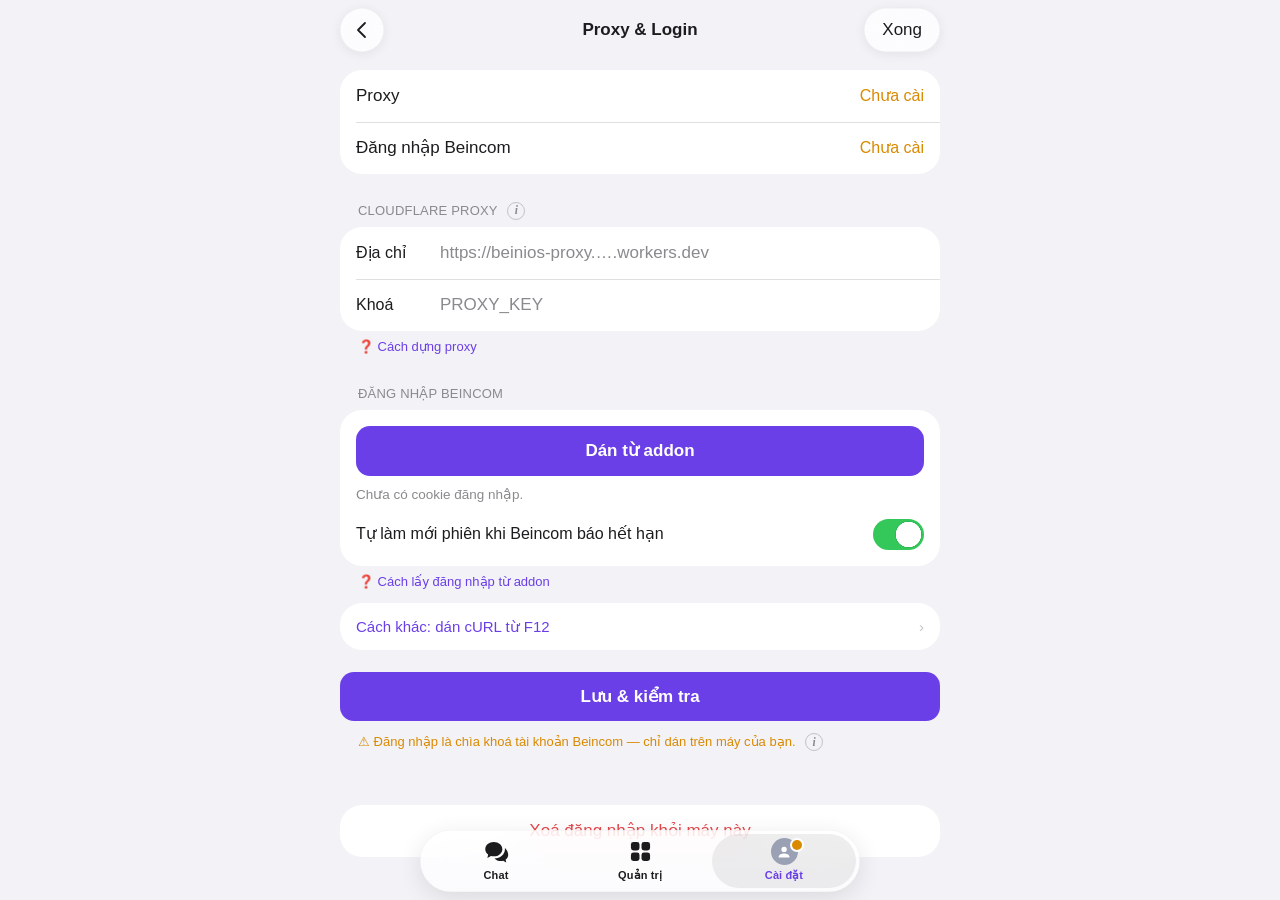
<file: index.html>
<!doctype html>
<html lang="vi">
<head>
  <meta charset="utf-8" />
  <meta name="viewport" content="width=device-width, initial-scale=1, maximum-scale=1, viewport-fit=cover" />
  <title>BeinIOS</title>
  <meta name="apple-mobile-web-app-capable" content="yes" />
  <meta name="mobile-web-app-capable" content="yes" />
  <meta name="apple-mobile-web-app-status-bar-style" content="default" />
  <meta name="apple-mobile-web-app-title" content="BeinIOS" />
  <meta name="theme-color" content="#f2f2f7" media="(prefers-color-scheme: light)" />
  <meta name="theme-color" content="#000000" media="(prefers-color-scheme: dark)" />
  <link rel="manifest" href="manifest.webmanifest" />
  <link rel="icon" href="icons/icon48.png" />
  <link rel="apple-touch-icon" href="icons/icon128.png" />
  <!-- Khung ứng dụng: các trang bên trong (Chat, Dashboard) nhờ khung này mở trang, hiện thông báo -->
  <script>window.__BEIN_SHELL__ = true;</script>
  <script src="pwa-shim.js"></script>
  <!-- Hồ sơ cá nhân (Cài đặt › Tài khoản): cùng nội dung với addon (BG.selfProfile) -->
  <script src="common.js"></script>
  <script src="lib/self.js"></script>
  <script src="lib/ai.js"></script>
  <script src="lib/help.js"></script>
  <script src="pwa-help.js"></script>
  <style>
    :root {
      --bg: #f2f2f7;
      --card: #ffffff;
      --line: rgba(60, 60, 67, 0.16);
      --text: #1c1c1e;
      --sub: #8a8a8e;
      --accent: #6b3fe7;
      --ok: #1f9d55;
      --warn: #d98a00;
      --bad: #e5484d;
      --nav: rgba(249, 249, 251, 0.86);
      --field: #f2f2f7;
      --press: rgba(0, 0, 0, 0.05);
      --glass: rgba(255, 255, 255, 0.78);
      --glass-edge: rgba(0, 0, 0, 0.06);
      --sw-off: #e9e9eb;
      color-scheme: light;
    }
    @media (prefers-color-scheme: dark) {
      :root {
        --bg: #000000;
        --card: #1c1c1e;
        --line: rgba(84, 84, 88, 0.55);
        --text: #f2f2f7;
        --sub: #98989f;
        --accent: #a184ff;
        --nav: rgba(22, 22, 24, 0.86);
        --field: #2c2c2e;
        --press: rgba(255, 255, 255, 0.06);
        --glass: rgba(44, 44, 46, 0.72);
        --glass-edge: rgba(255, 255, 255, 0.08);
        --sw-off: #39393d;
        color-scheme: dark;
      }
    }
    * { box-sizing: border-box; -webkit-tap-highlight-color: transparent; }
    html, body { margin: 0; height: 100%; }
    body {
      background: var(--bg);
      color: var(--text);
      font: 16px/1.4 -apple-system, BlinkMacSystemFont, 'SF Pro Text', 'Segoe UI', Roboto, Arial, sans-serif;
      display: flex;
      flex-direction: column;
      overflow: hidden;
    }
    button { font: inherit; color: inherit; }
    svg.i { display: block; fill: none; stroke: currentColor; stroke-width: 1.8; stroke-linecap: round; stroke-linejoin: round; }

    main { flex: 1; position: relative; min-height: 0; }
    /* Trang Chat / Quản trị dừng trên thanh dưới (ô gõ tin không bị che) */
    main iframe { position: absolute; inset: 0 0 var(--tb-space) 0; width: 100%; height: calc(100% - var(--tb-space)); border: 0; display: none; background: var(--bg); }
    main iframe.on { display: block; }
    /* Điện thoại: trang Chat kéo hết màn hình — danh sách tự chừa chỗ, thanh cộng đồng (Silk) nổi ngay trên thanh dưới
       (pwa-ui.css); mở một cuộc trò chuyện thì thanh dưới ẩn như Telegram để ô gõ tin nằm sát đáy */
    @media (max-width: 820px) {
      main iframe#f-chat { inset: 0; height: 100%; }
    }

    /* ---------- Thanh dưới: viên nổi kiểu Telegram (nền kính trong nhẹ, icon đen, mục đang mở có nền xám) — hiện cả
       khi mở Cài đặt ---------- */
    :root {
      --tb-h: 62px;
      --tb-gap: max(8px, calc(env(safe-area-inset-bottom, 0px) - 12px));
      --tb-space: calc(var(--tb-h) + var(--tb-gap) + 8px);
      --tb-glass: rgba(255, 255, 255, 0.7);
      --tb-on: rgba(0, 0, 0, 0.065);
    }
    @media (prefers-color-scheme: dark) {
      :root { --tb-glass: rgba(30, 30, 32, 0.72); --tb-on: rgba(255, 255, 255, 0.11); }
    }
    nav.tabbar {
      position: fixed;
      z-index: 60;
      left: 50%;
      bottom: var(--tb-gap);
      transform: translateX(-50%);
      width: min(calc(100% - 24px), 440px);
      height: var(--tb-h);
      display: flex;
      padding: 4px;
      border-radius: 999px;
      background: var(--tb-glass);
      -webkit-backdrop-filter: saturate(180%) blur(22px);
      backdrop-filter: saturate(180%) blur(22px);
      box-shadow: 0 6px 24px rgba(0, 0, 0, 0.1), inset 0 0 0 0.5px var(--glass-edge);
      transition: transform 0.25s ease, opacity 0.2s;
    }
    nav.tabbar.away { transform: translate(-50%, calc(100% + 24px)); opacity: 0; pointer-events: none; }
    nav.tabbar button {
      flex: 1;
      position: relative;
      display: flex;
      flex-direction: column;
      align-items: center;
      justify-content: center;
      gap: 3px;
      border: 0;
      border-radius: 999px;
      background: none;
      color: var(--text);
      font-size: 11px;
      font-weight: 600;
      letter-spacing: 0.1px;
      cursor: pointer;
      transition: background-color 0.2s;
    }
    nav.tabbar svg.i { width: 27px; height: 27px; }
    nav.tabbar svg.f { fill: currentColor; stroke: none; }
    nav.tabbar .tab-av { display: grid; place-items: center; width: 27px; height: 27px; }
    nav.tabbar button.on { background: var(--tb-on); color: var(--accent); }
    nav.tabbar .badge {
      position: absolute;
      top: 2px;
      left: calc(50% + 7px);
      min-width: 18px;
      height: 18px;
      padding: 0 5px;
      border-radius: 9px;
      background: var(--bad);
      color: #fff;
      font-size: 11px;
      font-weight: 600;
      line-height: 18px;
      text-align: center;
    }
    nav.tabbar .badge:empty { display: none; }
    nav.tabbar .dot { position: absolute; top: 6px; left: calc(50% + 8px); width: 10px; height: 10px; border-radius: 50%; display: none; box-shadow: 0 0 0 2px var(--card); }
    nav.tabbar .dot.warn { display: block; background: var(--warn); }
    nav.tabbar .dot.bad { display: block; background: var(--bad); }

    /* ---------- Cài đặt (danh sách nhóm kiểu iPhone) ---------- */
    #setup {
      position: fixed;
      inset: 0;
      z-index: 50;
      display: none;
      background: var(--bg);
      overflow: hidden;
    }
    #setup.open { display: block; }
    .view {
      position: absolute;
      inset: 0;
      overflow-y: auto;
      -webkit-overflow-scrolling: touch;
      padding: env(safe-area-inset-top, 0px) 16px calc(var(--tb-space) + 20px);
      background: var(--bg);
    }
    .view[hidden] { display: none !important; }
    .view.slide-in { animation: slide-in 0.28s cubic-bezier(0.2, 0.8, 0.2, 1); }
    /* Cài đặt › một nhóm của Quản trị: tiêu đề + trang cài đặt thật của addon bên dưới */
    .view.dset { display: flex; flex-direction: column; overflow: hidden; padding: 0; }
    .view.dset .tg-top { margin: 0; }
    .bar.main-bar { height: 60px; }
    .tg .tg-top + .wrap > :first-child { margin-top: 10px; }
    #f-set { flex: 1; width: 100%; border: 0; background: transparent; opacity: 0; transition: opacity 0.2s; }
    #f-set.ready { opacity: 1; }
    .dset-wait { position: absolute; left: 0; right: 0; top: 150px; text-align: center; color: var(--sub); font-size: 14px; }
    /* Tài khoản / Hồ sơ cá nhân — kiểu Telegram: nút tròn nổi ở góc, avatar lớn giữa, tên hiện lên thanh trên khi cuộn,
       thẻ bo tròn lớn, dòng cao có icon màu */
    .view.tg { padding-top: 0; }
    .tg-top { position: sticky; top: 0; z-index: 3; margin: 0 -16px; padding: env(safe-area-inset-top, 0px) 16px 0; pointer-events: none; transition: background-color 0.2s; }
    .tg-top.scrolled { background: var(--nav); -webkit-backdrop-filter: saturate(180%) blur(20px); backdrop-filter: saturate(180%) blur(20px); box-shadow: 0 0.5px 0 var(--line); }
    .tg-top .wrap { position: relative; display: flex; align-items: center; justify-content: space-between; height: 60px; }
    .glass {
      pointer-events: auto;
      display: inline-grid;
      place-items: center;
      height: 44px;
      min-width: 44px;
      padding: 0 18px;
      border: 0;
      border-radius: 22px;
      background: var(--glass);
      -webkit-backdrop-filter: saturate(180%) blur(16px);
      backdrop-filter: saturate(180%) blur(16px);
      box-shadow: 0 2px 12px rgba(0, 0, 0, 0.07), inset 0 0 0 0.5px var(--glass-edge);
      color: var(--text);
      font-size: 17px;
      font-weight: 500;
      cursor: pointer;
    }
    .glass.round { width: 44px; padding: 0; }
    .glass:active { filter: brightness(0.94); }
    .tg-title { position: absolute; left: 96px; right: 96px; text-align: center; font-size: 17px; font-weight: 600; white-space: nowrap; overflow: hidden; text-overflow: ellipsis; opacity: 0; transition: opacity 0.2s; }
    .tg-top.scrolled .tg-title, .tg-title.on { opacity: 1; }
    .glass[hidden] { display: none; }
    .glass.save { color: var(--accent); font-weight: 600; }
    .glass:disabled { opacity: 0.5; }
    .profile .pf-av { display: block; border-radius: 50%; }
    .profile .pf-user { padding: 0; border: 0; background: none; color: inherit; font: inherit; cursor: pointer; }
    .profile { display: flex; flex-direction: column; align-items: center; gap: 4px; margin-top: -48px; padding-bottom: 6px; text-align: center; }
    .profile .bein-avatar { transform-origin: 50% 70%; box-shadow: 0 4px 18px rgba(0, 0, 0, 0.08); }
    .profile b { max-width: 100%; margin-top: 14px; font-size: 27px; font-weight: 600; letter-spacing: 0.1px; line-height: 1.15; overflow-wrap: anywhere; }
    .profile b .vb { display: inline-grid; place-items: center; width: 22px; height: 22px; margin-left: 6px; border-radius: 50%; background: var(--accent); color: #fff; font-size: 13px; vertical-align: 3px; }
    .profile span { font-size: 16px; color: var(--sub); }
    /* Dải số liệu dưới tên (BG.selfProfile stats): cộng đồng, group, thành viên, việc đang chờ, thao tác 30 ngày */
    .pf-stats { display: grid; grid-template-columns: repeat(auto-fit, minmax(0, 1fr)); margin-top: 20px; padding: 12px 4px; background: var(--card); border-radius: 22px; }
    .pf-stats:empty { display: none; }
    .pf-stats div { display: flex; flex-direction: column; align-items: center; gap: 2px; min-width: 0; padding: 0 4px; text-align: center; }
    .pf-stats div + div { box-shadow: -0.5px 0 0 var(--line); }
    .pf-stats b { font-size: 19px; font-weight: 600; font-variant-numeric: tabular-nums; }
    .pf-stats b.warn { color: var(--warn); }
    .pf-stats small { font-size: 11.5px; line-height: 1.25; color: var(--sub); }
    .tg .list { margin-top: 26px; }
    .tg .list[hidden] { display: none; }
    .tg .group-label + .list { margin-top: 0; }
    .tg .ic.plain { background: none; color: var(--accent); }
    .tg .ic.plain svg.i { width: 26px; height: 26px; stroke-width: 1.7; }
    .tg .row.accent { color: var(--accent); }
    /* Dòng thông tin như hồ sơ Telegram: nhãn nhỏ trên, giá trị dưới */
    .tg .row.info { flex-direction: column; align-items: stretch; justify-content: center; gap: 1px; min-height: 60px; }
    .tg .row.info + .row::before, .tg .row + .row.info::before { left: 16px; }
    .tg .row.info small { font-size: 14px; color: var(--sub); }
    .tg .row.info .v { font-size: 17px; overflow-wrap: anywhere; }
    .tg .row.info .v.link { color: var(--accent); }
    .tg .row.info .v.ok { color: var(--ok); }
    .tg .row.info .v.warn { color: var(--warn); }
    .tg .row.info .v.none { color: var(--sub); }
    /* Trang cá nhân › Sửa: ô nhập nằm gọn trong dòng, giữ kiểu nhãn trên / giá trị dưới */
    .tg .row.edit { cursor: default; }
    .tg .row.edit:active { background: none; }
    .tg .row.info .in { width: 100%; min-width: 0; padding: 2px 0; border: 0; background: transparent; color: var(--text); font-family: inherit; font-size: 17px; line-height: 1.35; outline: none; }
    .tg .row.info select.in { color: var(--accent); -webkit-appearance: none; appearance: none; }
    .tg .row.info select[multiple].in { height: auto; padding: 4px 0; }
    .tg .row.info .in:disabled { color: var(--sub); opacity: 1; -webkit-text-fill-color: var(--sub); }
    .tg .row.info .pair { display: flex; gap: 10px; }
    .tg .row.info .pair .cc { flex: 0 0 62px; }
    .tg .row.info .hint { font-size: 13px; color: var(--sub); }
    .group-note.bad { color: var(--bad); }
    .group-note.ok { color: var(--ok); }
    /* Dòng hai tầng: tên + dòng phụ (cộng đồng, giá trị dài) */
    .tg .row .two { flex: 1; min-width: 0; display: flex; flex-direction: column; gap: 1px; }
    .tg .row .two b { font-weight: 400; overflow: hidden; text-overflow: ellipsis; white-space: nowrap; }
    .tg .row .two small { font-size: 14px; color: var(--sub); overflow: hidden; text-overflow: ellipsis; white-space: nowrap; }
    .tg .row .two small.ok { color: var(--ok); }
    .tg .row .two small.warn { color: var(--warn); }
    .tg .row .two small.bad { color: var(--bad); }
    .row .k { flex: 1; min-width: 0; overflow: hidden; text-overflow: ellipsis; white-space: nowrap; }
    @keyframes slide-in { from { transform: translateX(28%); opacity: 0.4; } to { transform: none; opacity: 1; } }
    .wrap { max-width: 600px; margin: 0 auto; }
    .bar { display: flex; align-items: center; justify-content: space-between; height: 44px; }
    .bar-btn { border: 0; background: none; color: var(--accent); font-size: 17px; padding: 8px 2px; cursor: pointer; }
    .bar-btn.strong { font-weight: 600; }
    .bar-btn.back { display: inline-flex; align-items: center; gap: 2px; margin-left: -6px; }
    h1.large { font-size: 32px; font-weight: 700; letter-spacing: 0.3px; margin: 2px 0 14px; }

    .acct {
      display: flex;
      align-items: center;
      gap: 14px;
      width: 100%;
      padding: 14px 16px;
      border: 0;
      border-radius: 22px;
      background: var(--card);
      text-align: left;
      cursor: pointer;
    }
    .acct:active, .row:active { background: var(--press); }
    .acct-text { flex: 1; min-width: 0; display: flex; flex-direction: column; gap: 2px; }
    .acct-text b { font-size: 18px; font-weight: 600; white-space: nowrap; overflow: hidden; text-overflow: ellipsis; }
    .acct-text small { font-size: 13px; color: var(--sub); display: flex; align-items: center; gap: 6px; }
    .acct-text small i { width: 8px; height: 8px; border-radius: 50%; background: var(--ok); flex: none; }
    .acct-text small i.warn { background: var(--warn); }
    .acct-text small i.bad { background: var(--bad); }

    /* Thẻ bo tròn lớn, dòng cao, icon màu — kiểu Cài đặt của Telegram */
    .group-label { margin: 28px 18px 7px; font-size: 13px; color: var(--sub); text-transform: uppercase; letter-spacing: 0.2px; }
    .group-note { margin: 7px 18px 0; font-size: 13px; color: var(--sub); }
    .group-note:empty { display: none; }
    .list { background: var(--card); border-radius: 22px; overflow: hidden; }
    .row {
      display: flex;
      align-items: center;
      gap: 14px;
      width: 100%;
      min-height: 52px;
      padding: 8px 16px;
      border: 0;
      background: none;
      color: var(--text);
      text-align: left;
      text-decoration: none;
      font-size: 17px;
      cursor: pointer;
      position: relative;
    }
    .row + .row::before { content: ''; position: absolute; top: 0; right: 0; left: 60px; border-top: 0.5px solid var(--line); }
    .status .row + .row::before { left: 16px; }
    .row > span { flex: 1; min-width: 0; }
    .row em { font-style: normal; color: var(--sub); font-size: 16px; white-space: nowrap; min-width: 0; overflow: hidden; text-overflow: ellipsis; }
    .row em.ok { color: var(--ok); }
    .row em.warn { color: var(--warn); }
    .row em.bad { color: var(--bad); }
    svg.chev { width: 14px; height: 14px; color: #c4c4c7; flex: none; stroke-width: 2.4; }
    .row[hidden] { display: none; }
    .row.static { cursor: default; }
    .row.static:active { background: none; }
    .row.danger { color: var(--bad); justify-content: center; }
    .row.danger > span { flex: none; }
    .ic { width: 30px; height: 30px; border-radius: 8px; display: grid; place-items: center; color: #fff; background: var(--c, #8e8e93); flex: none; }
    .ic svg.i { width: 19px; height: 19px; stroke-width: 2; }

    /* Proxy & Login */
    .status { background: var(--card); border-radius: 22px; overflow: hidden; }
    .field { display: flex; align-items: center; gap: 10px; padding: 4px 16px; min-height: 52px; position: relative; }
    .field + .field::before { content: ''; position: absolute; top: 0; right: 0; left: 16px; border-top: 0.5px solid var(--line); }
    .field > span { width: 74px; flex: none; color: var(--text); }
    .field input { flex: 1; min-width: 0; border: 0; background: transparent; color: var(--text); font-family: inherit; font-size: 17px; line-height: 1.3; padding: 10px 0; outline: none; }
    .field input::placeholder { color: var(--sub); }
    .pad { padding: 16px; }
    .btn {
      display: block;
      width: 100%;
      padding: 13px 14px;
      border: 0;
      border-radius: 14px;
      background: var(--card);
      color: var(--accent);
      font-size: 17px;
      font-weight: 600;
      cursor: pointer;
    }
    .btn.primary { background: var(--accent); color: #fff; }
    .btn:disabled { opacity: 0.55; }
    .btn:active { filter: brightness(0.95); }
    .save-wrap { margin-top: 22px; }
    textarea {
      width: 100%;
      margin-top: 10px;
      min-height: 78px;
      padding: 10px 12px;
      border: 0;
      border-radius: 10px;
      background: var(--field);
      color: var(--text);
      font: 15px/1.35 ui-monospace, Menlo, Consolas, monospace;
      resize: vertical;
    }
    textarea:focus, .field input:focus-visible { outline: 2px solid color-mix(in srgb, var(--accent) 45%, transparent); outline-offset: 0; }
    .saved { margin-top: 10px; font-size: 13.5px; color: var(--ok); }
    .saved.none { color: var(--sub); }
    /* Công tắc kiểu iPhone (núm vẽ bằng nền), cùng kiểu với các trang cài đặt con */
    .check { display: flex; flex-direction: row-reverse; justify-content: space-between; gap: 12px; align-items: center; margin-top: 14px; font-size: 16px; cursor: pointer; }
    .check input {
      -webkit-appearance: none;
      appearance: none;
      flex: none;
      width: 51px;
      height: 31px;
      margin: 0;
      border-radius: 31px;
      background: var(--sw-off) radial-gradient(circle, #fff 12.5px, rgba(0, 0, 0, 0.08) 13px, transparent 14px) no-repeat 0 0 / 31px 31px;
      transition: background-color 0.2s, background-position 0.2s;
      cursor: pointer;
    }
    .check input:checked { background-color: #34c759; background-position: 20px 0; }
    details.help { margin-top: 12px; background: var(--card); border-radius: 22px; padding: 0 16px; }
    details.help summary { cursor: pointer; padding: 13px 0; font-size: 15px; color: var(--accent); list-style: none; }
    details.help summary::-webkit-details-marker { display: none; }
    details.help summary::after { content: '›'; float: right; color: #c4c4c7; transition: transform 0.2s; }
    details.help[open] summary::after { transform: rotate(90deg); }
    details.help ol { margin: 0 0 12px; padding-left: 20px; font-size: 14px; color: var(--sub); }
    details.help li { margin: 4px 0; }
    details.help label { display: block; font-size: 13px; color: var(--sub); margin-top: 6px; }
    details.help textarea { margin: 6px 0 12px; }
    details.help b { color: var(--text); font-weight: 600; }
    #result { margin: 12px 4px 0; font-size: 14px; }
    #result p { margin: 4px 0; }
    #result .ok { color: var(--ok); }
    #result .warn { color: var(--warn); }
    #result .bad { color: var(--bad); }
    code { font-size: 12.5px; background: var(--field); border-radius: 5px; padding: 0 4px; }
    /* Gợi ý ngắn ⓘ (chạm để xem) và trang Hướng dẫn (viết sẵn trong ứng dụng) */
    .tip-i { display: inline-grid; place-items: center; width: 18px; height: 18px; margin: 0 0 0 6px; padding: 0; border: 1px solid #c4c4c7; border-radius: 50%; background: none; color: var(--sub); font: italic 600 11.5px/1 Georgia, 'Times New Roman', serif; text-transform: none; letter-spacing: 0; vertical-align: 1px; cursor: pointer; flex: none; }
    .tip-i[aria-expanded='true'] { border-color: var(--accent); color: var(--accent); }
    .tipbox { position: fixed; z-index: 1000; max-width: min(300px, calc(100vw - 24px)); padding: 8px 12px; border-radius: 12px; background: rgba(29, 27, 43, 0.94); color: #f6f5fb; font-size: 13.5px; line-height: 1.45; box-shadow: 0 8px 28px rgba(20, 16, 50, 0.22); pointer-events: none; }
    .tipbox[hidden] { display: none; }
    @media (prefers-color-scheme: dark) { .tipbox { background: rgba(244, 242, 252, 0.96); color: #1d1d2b; } }
    .help-link { border: 0; background: none; padding: 0; color: var(--accent); font: inherit; cursor: pointer; }
    .warn-line { color: var(--warn); }
    .group-note.in { margin: 0 0 10px; }
    .help-card { padding: 6px 16px 10px; background: var(--card); border-radius: 22px; font-size: 15px; line-height: 1.5; }
    .help-card p { margin: 6px 0; }
    .help-card ol { margin: 6px 0; padding-left: 20px; }
    .help-card li { margin: 4px 0; }
    .help-row .help-em { font-size: 20px; width: 30px; text-align: center; flex: none; }
  </style>
</head>
<body>
  <main>
    <iframe id="f-chat" title="Chat" data-src="chat.html"></iframe>
    <iframe id="f-dash" title="Quản trị" data-src="dashboard.html"></iframe>
  </main>

  <nav class="tabbar" aria-label="Ứng dụng">
    <button type="button" data-tab="chat" class="on">
      <svg class="i f" viewBox="0 0 24 24" aria-hidden="true"><path d="M9.6 3.6c-4.2 0-7.6 2.8-7.6 6.3 0 1.9 1 3.6 2.6 4.8l-.7 3 3.2-1.7c.8.2 1.6.3 2.5.3 4.2 0 7.6-2.8 7.6-6.4S13.8 3.6 9.6 3.6Z" /><path d="M19.4 8.6c.1.4.1.8.1 1.3 0 4.6-4.3 8.1-9.3 8.3 1.3 1.4 3.4 2.3 5.7 2.3.7 0 1.4-.1 2-.2l2.8 1.5-.6-2.6c1.4-1 2.3-2.5 2.3-4.1 0-2.6-1.2-4.6-3-6.5Z" /></svg>
      <span>Chat</span><b class="badge" id="badge-chat"></b>
    </button>
    <button type="button" data-tab="dash">
      <svg class="i f" viewBox="0 0 24 24" aria-hidden="true"><rect x="3.5" y="3.5" width="7.6" height="7.6" rx="2.2" /><rect x="12.9" y="3.5" width="7.6" height="7.6" rx="2.2" /><rect x="3.5" y="12.9" width="7.6" height="7.6" rx="2.2" /><rect x="12.9" y="12.9" width="7.6" height="7.6" rx="2.2" /></svg>
      <span>Quản trị</span><b class="badge" id="badge"></b>
    </button>
    <button type="button" data-tab="setup">
      <span class="tab-av" id="tab-av"></span>
      <span>Cài đặt</span><i class="dot" id="dot"></i>
    </button>
  </nav>

  <section id="setup" aria-label="Cài đặt">
    <!-- Cài đặt chung -->
    <div class="view" id="view-main">
      <div class="wrap">
        <div class="bar main-bar"><span></span><button type="button" class="glass" id="close">Xong</button></div>
        <h1 class="large">Cài đặt</h1>

        <button type="button" class="acct" id="acct" aria-label="Tài khoản — Hồ sơ cá nhân">
          <span id="acct-avatar"></span>
          <span class="acct-text"><b id="acct-name">Tài khoản Beincom</b><small id="acct-sub"><i></i><span>Đang kiểm tra…</span></small></span>
          <svg class="i chev" viewBox="0 0 24 24" aria-hidden="true"><path d="M9 6l6 6-6 6" /></svg>
        </button>

        <div class="group-label">Quản trị</div>
        <div class="list" id="admin-list">
          <button type="button" class="row" data-sec="scan">
            <i class="ic" style="--c: #34c759"><svg class="i" viewBox="0 0 24 24"><path d="M3 12h4l3-7 4 14 3-7h4" /></svg></i>
            <span>Hoạt động &amp; quét</span><em id="st-scan"></em><svg class="i chev" viewBox="0 0 24 24" aria-hidden="true"><path d="M9 6l6 6-6 6" /></svg>
          </button>
          <button type="button" class="row" data-sec="auto">
            <i class="ic" style="--c: #ff9f0a"><svg class="i" viewBox="0 0 24 24"><path d="M13 3 5 13.5h6L10 21l8-10.5h-6Z" /></svg></i>
            <span>Tự xử lý</span><em id="st-auto"></em><svg class="i chev" viewBox="0 0 24 24" aria-hidden="true"><path d="M9 6l6 6-6 6" /></svg>
          </button>
          <button type="button" class="row" data-sec="watch">
            <i class="ic" style="--c: #32ade6"><svg class="i" viewBox="0 0 24 24"><path d="M2.5 12S6 5.5 12 5.5 21.5 12 21.5 12 18 18.5 12 18.5 2.5 12 2.5 12Z" /><circle cx="12" cy="12" r="2.8" /></svg></i>
            <span>Theo dõi &amp; nhắc việc</span><svg class="i chev" viewBox="0 0 24 24" aria-hidden="true"><path d="M9 6l6 6-6 6" /></svg>
          </button>
          <button type="button" class="row" data-sec="rules">
            <i class="ic" style="--c: #5856d6"><svg class="i" viewBox="0 0 24 24"><circle cx="9.5" cy="8" r="3.2" /><path d="M3.5 19v-1a4 4 0 0 1 4-4h4a4 4 0 0 1 4 4v1M16 4.8a3.2 3.2 0 0 1 0 6.4M18.5 14.3a4 4 0 0 1 2 3.5V19" /></svg></i>
            <span>Quy tắc thành viên</span><svg class="i chev" viewBox="0 0 24 24" aria-hidden="true"><path d="M9 6l6 6-6 6" /></svg>
          </button>
          <button type="button" class="row" data-sec="postRules">
            <i class="ic" style="--c: #ff2d55"><svg class="i" viewBox="0 0 24 24"><path d="M7 3h7l5 5v13H7Z" /><path d="M14 3v5h5M10 13h6M10 17h6" /></svg></i>
            <span>Quy tắc bài viết</span><svg class="i chev" viewBox="0 0 24 24" aria-hidden="true"><path d="M9 6l6 6-6 6" /></svg>
          </button>
        </div>

        <div class="group-label">Tích hợp</div>
        <div class="list">
          <button type="button" class="row" data-sec="chat">
            <i class="ic" style="--c: #30b0c7"><svg class="i" viewBox="0 0 24 24"><path d="M7 4.5h10A3.5 3.5 0 0 1 20.5 8v6a3.5 3.5 0 0 1-3.5 3.5h-6.2L6.5 21v-3.5A3.5 3.5 0 0 1 3.5 14V8A3.5 3.5 0 0 1 7 4.5Z" /></svg></i>
            <span>Chat Beincom</span><em id="st-chat"></em><svg class="i chev" viewBox="0 0 24 24" aria-hidden="true"><path d="M9 6l6 6-6 6" /></svg>
          </button>
          <button type="button" class="row" data-sec="tg">
            <i class="ic" style="--c: #2aabee"><svg class="i" viewBox="0 0 24 24"><path d="M21 3.5 3 10.8l6.3 2.4L12 20l3-4.6 4.6 3.4Z" /><path d="M9.3 13.2 21 3.5" /></svg></i>
            <span>Telegram</span><em id="st-tg"></em><svg class="i chev" viewBox="0 0 24 24" aria-hidden="true"><path d="M9 6l6 6-6 6" /></svg>
          </button>
          <button type="button" class="row" data-sec="ai">
            <i class="ic" style="--c: #af52de"><svg class="i" viewBox="0 0 24 24"><path d="M12 3.5l1.7 4.6 4.6 1.7-4.6 1.7L12 16.1l-1.7-4.6-4.6-1.7 4.6-1.7Z" /><path d="M18.5 15l.8 2.2 2.2.8-2.2.8-.8 2.2-.8-2.2-2.2-.8 2.2-.8Z" /></svg></i>
            <span>AI trả lời bình luận</span><em id="st-ai"></em><svg class="i chev" viewBox="0 0 24 24" aria-hidden="true"><path d="M9 6l6 6-6 6" /></svg>
          </button>
          <button type="button" class="row" data-sec="backup">
            <i class="ic" style="--c: #8e8e93"><svg class="i" viewBox="0 0 24 24"><path d="M7.5 18.5a4 4 0 0 1-.6-8A5.8 5.8 0 0 1 18 9.6a4.5 4.5 0 0 1-.5 8.9Z" /><path d="M12 15.5v-5M9.8 12.6 12 10.4l2.2 2.2" /></svg></i>
            <span>Sao lưu &amp; khôi phục</span><svg class="i chev" viewBox="0 0 24 24" aria-hidden="true"><path d="M9 6l6 6-6 6" /></svg>
          </button>
        </div>

        <div class="group-label">Ứng dụng</div>
        <div class="list">
          <button type="button" class="row" id="notif">
            <i class="ic" style="--c: #ff3b30"><svg class="i" viewBox="0 0 24 24"><path d="M6.5 16.5v-5a5.5 5.5 0 0 1 11 0v5l1.5 1.5H5Z" /><path d="M10 20.5a2 2 0 0 0 4 0" /></svg></i>
            <span>Thông báo</span><em id="notif-state"></em>
          </button>
          <button type="button" class="row" id="go-look">
            <i class="ic" style="--c: #af52de"><svg class="i" viewBox="0 0 24 24"><path d="M12 3.5a8.5 8.5 0 1 0 0 17c1 0 1.6-.7 1.6-1.5 0-1-.9-1.4-.9-2.4 0-.9.7-1.6 1.6-1.6h2.2a4 4 0 0 0 4-4c0-4.2-3.8-7.5-8.5-7.5Z" /><circle cx="7.8" cy="11" r=".6" /><circle cx="10.5" cy="7.6" r=".6" /><circle cx="14.6" cy="7.8" r=".6" /></svg></i>
            <span>Giao diện Chat</span><svg class="i chev" viewBox="0 0 24 24" aria-hidden="true"><path d="M9 6l6 6-6 6" /></svg>
          </button>
          <button type="button" class="row" id="go-log">
            <i class="ic" style="--c: #0a84ff"><svg class="i" viewBox="0 0 24 24"><path d="M9 6.5h11M9 12h11M9 17.5h11M4.5 6.5h.01M4.5 12h.01M4.5 17.5h.01" /></svg></i>
            <span>Nhật ký</span><svg class="i chev" viewBox="0 0 24 24" aria-hidden="true"><path d="M9 6l6 6-6 6" /></svg>
          </button>
          <button type="button" class="row" id="reload">
            <i class="ic" style="--c: #34c759"><svg class="i" viewBox="0 0 24 24"><path d="M19.5 12a7.5 7.5 0 1 1-2.2-5.3" /><path d="M19.5 4.5v4.5H15" /></svg></i>
            <span>Tải lại ứng dụng</span>
          </button>
        </div>
        <p class="group-note" id="notif-help"></p>

        <div class="group-label">Kết nối</div>
        <div class="list">
          <button type="button" class="row" id="go-login">
            <i class="ic" style="--c: #5e5ce6"><svg class="i" viewBox="0 0 24 24"><circle cx="8" cy="15" r="4" /><path d="M11 12l8.5-8.5M16.5 7l2.5 2.5M14.5 9l1.8 1.8" /></svg></i>
            <span>Proxy &amp; Login</span><em id="login-state"></em>
            <svg class="i chev" viewBox="0 0 24 24" aria-hidden="true"><path d="M9 6l6 6-6 6" /></svg>
          </button>
        </div>

        <div class="group-label">Về</div>
        <div class="list">
          <button type="button" class="row" id="go-help">
            <i class="ic" style="--c: #ff9500"><svg class="i" viewBox="0 0 24 24"><path d="M5 5.5A2.5 2.5 0 0 1 7.5 3H19v15H7.5A2.5 2.5 0 0 0 5 20.5Z" /><path d="M5 20.5A2.5 2.5 0 0 1 7.5 18H19v3H7.5" /></svg></i>
            <span>Hướng dẫn</span>
            <svg class="i chev" viewBox="0 0 24 24" aria-hidden="true"><path d="M9 6l6 6-6 6" /></svg>
          </button>
          <button type="button" class="row" id="go-whatsnew">
            <i class="ic" style="--c: #6b3fe7"><svg class="i" viewBox="0 0 24 24"><path d="M12 3.5l2.4 5.1 5.6.7-4.1 3.9 1 5.5L12 16l-4.9 2.7 1-5.5L4 9.3l5.6-.7Z" /></svg></i>
            <span>Addon BeinFusion</span><em id="ver-addon"></em><svg class="i chev" viewBox="0 0 24 24" aria-hidden="true"><path d="M9 6l6 6-6 6" /></svg>
          </button>
          <button type="button" class="row" id="go-ioshist">
            <i class="ic" style="--c: #636366"><svg class="i" viewBox="0 0 24 24"><rect x="6.5" y="2.5" width="11" height="19" rx="2.6" /><path d="M10.5 18.5h3" /></svg></i>
            <span>BeinIOS</span><em id="ver-ios"></em><svg class="i chev" viewBox="0 0 24 24" aria-hidden="true"><path d="M9 6l6 6-6 6" /></svg>
          </button>
          <button type="button" class="row" id="upd" hidden>
            <i class="ic" style="--c: #34c759"><svg class="i" viewBox="0 0 24 24"><path d="M12 4v11M7.5 10.5 12 15l4.5-4.5M5 19.5h14" /></svg></i>
            <span>Có bản mới · chạm để cập nhật</span>
          </button>
        </div>
        <p class="group-note" id="ver-note"></p>
      </div>
    </div>

    <!-- Tài khoản / Hồ sơ cá nhân -->
    <div class="view tg" id="view-account" hidden>
      <div class="tg-top" id="pf-top">
        <div class="wrap">
          <button type="button" class="glass round" data-back aria-label="Cài đặt"><svg class="i" viewBox="0 0 24 24" width="24" height="24" aria-hidden="true"><path d="M15 5l-7 7 7 7" /></svg></button>
          <b class="tg-title" id="pf-title"></b>
          <button type="button" class="glass" data-close>Xong</button>
        </div>
      </div>
      <div class="wrap">
        <div class="profile" id="pf-head"></div>
        <div class="pf-stats" id="pf-stats"></div>
        <div class="list">
          <button type="button" class="row" id="pf-bprofile">
            <i class="ic" style="--c: #ff453a"><svg class="i" viewBox="0 0 24 24"><circle cx="12" cy="8.5" r="3.6" /><path d="M5 19.5c.8-3.3 3.6-5.2 7-5.2s6.2 1.9 7 5.2" /></svg></i>
            <span>Trang cá nhân</span><svg class="i chev" viewBox="0 0 24 24" aria-hidden="true"><path d="M9 6l6 6-6 6" /></svg>
          </button>
        </div>
        <div class="list">
          <button type="button" class="row" id="pf-notes">
            <i class="ic" style="--c: #0a84ff"><svg class="i" viewBox="0 0 24 24"><path d="M7.5 3.5h9a1.5 1.5 0 0 1 1.5 1.5v15.5l-6-3.9-6 3.9V5a1.5 1.5 0 0 1 1.5-1.5Z" /></svg></i>
            <span>Nhật ký của tôi</span><svg class="i chev" viewBox="0 0 24 24" aria-hidden="true"><path d="M9 6l6 6-6 6" /></svg>
          </button>
        </div>
        <div id="pf-sections"></div>
        <div class="list">
          <button type="button" class="row" id="pf-login">
            <i class="ic" style="--c: #5e5ce6"><svg class="i" viewBox="0 0 24 24"><circle cx="8" cy="15" r="4" /><path d="M11 12l8.5-8.5M16.5 7l2.5 2.5M14.5 9l1.8 1.8" /></svg></i>
            <span>Proxy &amp; Login</span><em id="pf-login-state"></em><svg class="i chev" viewBox="0 0 24 24" aria-hidden="true"><path d="M9 6l6 6-6 6" /></svg>
          </button>
        </div>
      </div>
    </div>

    <!-- Trang cá nhân: thông tin cơ bản trên Beincom (đọc user/me/profile), Sửa -> lưu thẳng lên Beincom -->
    <div class="view tg" id="view-bprofile" hidden>
      <div class="tg-top" id="bp-top">
        <div class="wrap">
          <button type="button" class="glass round" id="bp-back" aria-label="Tài khoản"><svg class="i" viewBox="0 0 24 24" width="24" height="24" aria-hidden="true"><path d="M15 5l-7 7 7 7" /></svg></button>
          <button type="button" class="glass" id="bp-cancel" hidden>Huỷ</button>
          <b class="tg-title on">Trang cá nhân</b>
          <button type="button" class="glass" id="bp-edit">Sửa</button>
        </div>
      </div>
      <div class="wrap">
        <div id="bp-body"><p class="group-note">Đang tải…</p></div>
        <p class="group-note" id="bp-note"></p>
      </div>
    </div>

    <!-- Hướng dẫn: mục lục (BG.IOS_HELP_INDEX) hoặc một chủ đề (BG.HELP_TOPICS) — viết sẵn, không dẫn link -->
    <div class="view tg" id="view-help" hidden>
      <div class="tg-top" id="help-top">
        <div class="wrap">
          <button type="button" class="glass round" id="help-back" aria-label="Quay lại"><svg class="i" viewBox="0 0 24 24" width="24" height="24" aria-hidden="true"><path d="M15 5l-7 7 7 7" /></svg></button>
          <b class="tg-title on" id="help-title">Hướng dẫn</b>
          <button type="button" class="glass" data-close>Xong</button>
        </div>
      </div>
      <div class="wrap" id="help-body"></div>
    </div>

    <!-- Một nhóm cài đặt của Quản trị (trang cài đặt thật của addon, chỉ hiện nhóm đang chọn) -->
    <div class="view dset" id="view-dset" hidden>
      <div class="tg-top">
        <div class="wrap">
          <button type="button" class="glass round" data-back aria-label="Cài đặt"><svg class="i" viewBox="0 0 24 24" width="24" height="24" aria-hidden="true"><path d="M15 5l-7 7 7 7" /></svg></button>
          <b class="tg-title on" id="dset-title"></b>
          <button type="button" class="glass" data-close>Xong</button>
        </div>
      </div>
      <div class="dset-wait" id="dset-wait">Đang mở…</div>
      <iframe id="f-set" title="Cài đặt quản trị"></iframe>
    </div>

    <!-- Proxy & Login -->
    <div class="view tg" id="view-login" hidden>
      <div class="tg-top" id="login-top">
        <div class="wrap">
          <button type="button" class="glass round" id="back" aria-label="Cài đặt"><svg class="i" viewBox="0 0 24 24" width="24" height="24" aria-hidden="true"><path d="M15 5l-7 7 7 7" /></svg></button>
          <b class="tg-title on">Proxy &amp; Login</b>
          <button type="button" class="glass" id="close-login">Xong</button>
        </div>
      </div>
      <div class="wrap">

        <div class="status" id="status">
          <div class="row static"><span>Proxy</span><em id="st-proxy"></em></div>
          <div class="row static"><span>Đăng nhập Beincom</span><em id="st-login"></em></div>
        </div>

        <div class="group-label">Cloudflare proxy <button type="button" class="tip-i" data-tip="Mọi lệnh tới Beincom đi qua proxy của riêng bạn trên Cloudflare: có khoá, chỉ nhận trang BeinIOS của bạn, không ghi nhật ký." aria-label="Gợi ý: Mọi lệnh tới Beincom đi qua proxy của riêng bạn trên Cloudflare: có khoá, chỉ nhận trang BeinIOS của bạn, không ghi nhật ký.">i</button></div>
        <div class="list">
          <label class="field"><span>Địa chỉ</span><input type="url" id="proxy-url" inputmode="url" autocomplete="off" autocapitalize="off" spellcheck="false" placeholder="https://beinios-proxy.….workers.dev" /></label>
          <label class="field"><span>Khoá</span><input type="password" id="proxy-key" autocomplete="off" autocapitalize="off" spellcheck="false" placeholder="PROXY_KEY" /></label>
        </div>
        <p class="group-note"><button type="button" class="help-link" data-help="ios-proxy">❓ Cách dựng proxy</button></p>

        <div class="group-label">Đăng nhập Beincom</div>
        <div class="list pad">
          <button type="button" class="btn primary" id="paste-addon">Dán từ addon</button>
          <textarea id="addon-text" hidden autocomplete="off" autocapitalize="off" spellcheck="false" placeholder="Không đọc được bộ nhớ tạm — dán đoạn BEINIOS1… vào đây rồi bấm Lưu &amp; kiểm tra"></textarea>
          <div class="saved none" id="saved-all"></div>
          <label class="check"><input type="checkbox" id="refresh" checked /> Tự làm mới phiên khi Beincom báo hết hạn</label>
        </div>
        <p class="group-note"><button type="button" class="help-link" data-help="ios-login">❓ Cách lấy đăng nhập từ addon</button></p>
        <details class="help" id="curl-box">
          <summary>Cách khác: dán cURL từ F12</summary>
          <p class="group-note in"><button type="button" class="help-link" data-help="ios-login">❓ Các bước lấy cURL</button></p>
          <label for="cookie-api">Beincom (api.beincom.com)</label>
          <textarea id="cookie-api" autocomplete="off" autocapitalize="off" spellcheck="false" placeholder="Dán cURL hoặc dòng Cookie… (để trống: giữ cookie đã lưu)"></textarea>
          <label for="cookie-chat">Chat (chat.beincom.com) — không bắt buộc</label>
          <textarea id="cookie-chat" autocomplete="off" autocapitalize="off" spellcheck="false" placeholder="Dán cURL hoặc dòng Cookie của chat.beincom.com…"></textarea>
        </details>

        <div class="save-wrap"><button type="button" class="btn primary" id="save">Lưu &amp; kiểm tra</button></div>
        <div id="result" role="status" aria-live="polite"></div>
        <p class="group-note warn-line">⚠ Đăng nhập là chìa khoá tài khoản Beincom — chỉ dán trên máy của bạn. <button type="button" class="tip-i" id="origin-tip" data-tip="" aria-label="Gợi ý">i</button></p>

        <div class="group-label">&nbsp;</div>
        <div class="list"><button type="button" class="row danger" id="forget"><span>Xoá đăng nhập khỏi máy này</span></button></div>
      </div>
    </div>
  </section>

  <script>
    (() => {
      const PWA = window.BeinPWA;
      const page = PWA.page;
      const { net } = page;
      const $ = (id) => document.getElementById(id);
      const frames = { chat: $('f-chat'), dash: $('f-dash') };
      const tabs = [...document.querySelectorAll('nav.tabbar button')];
      let current = 'chat';

      // ---------- Chuyển tab ----------
      // Thanh dưới hiện cả khi mở Cài đặt (như Telegram): mục sáng là Cài đặt khi đang mở, không thì Chat / Quản trị
      function show(tab) {
        if (tab === 'setup') return openSetup('main');
        current = tab;
        for (const [k, f] of Object.entries(frames)) {
          if (k === tab && !f.getAttribute('src')) f.src = f.dataset.src;
          f.classList.toggle('on', k === tab);
        }
        closeSetup();
        history.replaceState(null, '', '#' + tab);
      }
      tabs.forEach((b) => b.addEventListener('click', () => show(b.dataset.tab)));
      let chatDeep = false; // trang Chat (điện thoại) đang mở một cuộc trò chuyện / Thread
      const markTabs = () => {
        const open = $('setup').classList.contains('open');
        for (const b of tabs) b.classList.toggle('on', b.dataset.tab === (open ? 'setup' : current));
        document.querySelector('nav.tabbar').classList.toggle('away', !open && current === 'chat' && chatDeep);
      };
      const closeSetup = () => {
        $('setup').classList.remove('open');
        markTabs();
      };

      // Trang bên trong (hoặc luồng nền) xin mở một trang của ứng dụng: chuyển đúng tab, giữ phần # (cuộc trò chuyện, tab Dashboard).
      // setup('main' | 'login'): mở Cài đặt / Cài đặt › Proxy & Login (nút Login ở Chat, Quản trị). setChatBadge: số tin chưa đọc.
      window.BeinShell = {
        setup: (view = 'login', arg) => openSetup(view, arg),
        // Cài đặt › một nhóm Quản trị: trang nhúng hỏi nhóm đang chọn, báo đã sẵn sàng
        embedSection: () => dsetSec,
        embedReady: () => {
          $('f-set').classList.add('ready');
          $('dset-wait').hidden = true;
        },
        // Trang Chat: đang ở trong một cuộc trò chuyện thì ẩn thanh dưới (như Telegram); khoảng chừa cho thanh dưới (px)
        chatDeep: (on) => {
          chatDeep = !!on;
          markTabs();
        },
        tabSpace: () => {
          const n = document.querySelector('nav.tabbar');
          return Math.round(innerHeight - n.offsetTop + 8);
        },
        setChatBadge: (t) => ($('badge-chat').textContent = /^\d+$/.test(String(t || '')) && Number(t) > 0 ? (Number(t) > 99 ? '99+' : String(t)) : ''),
        open(url) {
          const u = new URL(url, location.href);
          const tab = /\/chat\.html$/.test(u.pathname) ? 'chat' : 'dash';
          const f = frames[tab];
          const target = (tab === 'dash' && /\/popup\.html$/.test(u.pathname) ? 'dashboard.html' : u.pathname.split('/').pop()) + u.hash;
          const now = f.getAttribute('src') ? new URL(f.contentWindow.location.href) : null;
          // Trang đã mở: chỉ đổi phần # — Dashboard tự đổi tab, trang Chat tự mở cuộc trò chuyện (pwa-ui.js) theo #
          if (!now || now.pathname !== new URL(target, location.href).pathname) f.src = target;
          else if (now.hash !== u.hash) f.contentWindow.location.hash = u.hash;
          closeSetup();
          show(tab);
        },
      };

      // ---------- Sự kiện của luồng nền ----------
      function setBadge(text) {
        $('badge').textContent = text || '';
        const n = parseInt(text, 10);
        try {
          if (n > 0) navigator.setAppBadge?.(n);
          else navigator.clearAppBadge?.();
        } catch {}
      }
      async function systemNotify(ev) {
        if (!('Notification' in window) || Notification.permission !== 'granted') return false;
        try {
          const reg = await navigator.serviceWorker?.getRegistration();
          if (!reg) return false;
          await reg.showNotification(ev.title || 'BeinFusion', { body: ev.message, tag: ev.id, data: { id: ev.id }, icon: 'icons/icon128.png' });
          return true;
        } catch {
          return false;
        }
      }
      const clickNote = (id) => page.port.postMessage({ type: 'notification-click', nid: id });
      page.onEvent(async (ev) => {
        if (ev.type === 'badge') setBadge(ev.text);
        if (ev.type === 'open') {
          if (/^https:\/\/group\.beincom\.com\/?(login\/?)?$/.test(ev.url)) return void openSetup('login'); // thông báo "cần đăng nhập"
          try {
            const u = new URL(ev.url, location.href);
            if (u.origin === location.origin) return void BeinShell.open(u.href);
          } catch {}
          window.open(ev.url, '_blank', 'noopener');
        }
        if (ev.type === 'notify') {
          if (document.visibilityState === 'visible') PWA.toast(ev.title, ev.message, () => clickNote(ev.id), ev.id);
          else await systemNotify(ev);
        }
        if (ev.type === 'notify-clear') document.querySelector(`#bein-toasts [data-id="${CSS.escape(ev.id)}"]`)?.remove();
      });
      navigator.serviceWorker?.addEventListener('message', (e) => {
        if (e.data?.type === 'bein-notification-click') clickNote(e.data.id);
      });

      // ---------- Trạng thái đăng nhập (thẻ tài khoản, dòng Proxy & Login, chấm trên tab Cài đặt) ----------
      const fmtTime = (t) => (t ? new Date(t).toLocaleString('vi-VN', { hour: '2-digit', minute: '2-digit', day: '2-digit', month: '2-digit' }) : '');
      const nJar = (cfg, k) => Object.keys(cfg?.jars?.[k] || {}).length;
      // -> { level: ok | warn | bad, short, long }
      function loginState(cfg) {
        if (!cfg?.proxyUrl || !cfg?.proxyKey) return { level: 'warn', short: 'Chưa cài', long: 'Chưa cài proxy — chạm để cài' };
        if (!nJar(cfg, 'api')) return { level: 'warn', short: 'Chưa đăng nhập', long: 'Chưa đăng nhập — chạm để dán đăng nhập' };
        if (cfg.status && !cfg.status.ok) {
          if (cfg.status.code === 'session') return { level: 'bad', short: 'Hết phiên', long: `Phiên ${cfg.status.host === 'chat' ? 'Chat' : 'Beincom'} hết hạn — chạm để đăng nhập lại` };
          return { level: 'bad', short: 'Lỗi proxy', long: 'Proxy báo lỗi: ' + cfg.status.code };
        }
        return { level: 'ok', short: 'Đã kết nối', long: 'Đã đăng nhập' };
      }
      function renderSaved(cfg) {
        const el = $('saved-all');
        el.className = 'saved' + (nJar(cfg, 'api') ? '' : ' none');
        el.textContent = nJar(cfg, 'api') ? `Đã lưu ${nJar(cfg, 'api')} cookie Beincom · ${nJar(cfg, 'chat') ? nJar(cfg, 'chat') + ' cookie Chat' : 'Chat dùng cookie Beincom'}${nJar(cfg, 'auth') ? ' · ' + nJar(cfg, 'auth') + ' cookie máy chủ đăng nhập' : ''}${cfg.savedAt ? ' (lúc ' + fmtTime(cfg.savedAt) + ')' : ''}.` : 'Chưa có cookie đăng nhập.';
      }
      async function renderAccount() {
        const cfg = net.config;
        const st = loginState(cfg);
        const dot = $('dot');
        dot.className = 'dot' + (st.level === 'ok' ? '' : ' ' + st.level);
        dot.title = st.long;
        $('login-state').className = st.level;
        $('login-state').textContent = st.short;
        let proxyHost = '';
        try {
          proxyHost = cfg?.proxyUrl ? new URL(cfg.proxyUrl).hostname : '';
        } catch {}
        $('st-proxy').textContent = proxyHost || 'Chưa cài';
        $('st-proxy').className = proxyHost ? '' : 'warn';
        $('st-login').textContent = st.short;
        $('st-login').className = st.level;
        renderSaved(cfg);
        const me = await PWA.me().catch(() => null);
        $('acct-avatar').replaceChildren(PWA.avatarEl(me, 52));
        $('tab-av').replaceChildren(PWA.avatarEl(me, 27));
        $('acct-name').textContent = me?.name || 'Tài khoản Beincom';
        const sub = $('acct-sub');
        sub.querySelector('i').className = st.level === 'ok' ? '' : st.level;
        sub.querySelector('span').textContent = st.level === 'ok' && me?.username ? `@${me.username} · Đã đăng nhập` : st.long;
      }
      function renderNotif() {
        const s = $('notif-state');
        if (!('Notification' in window)) return void ((s.textContent = 'Không hỗ trợ'), (s.className = ''));
        s.textContent = Notification.permission === 'granted' ? 'Đã bật' : Notification.permission === 'denied' ? 'Bị chặn' : 'Tắt';
        s.className = Notification.permission === 'granted' ? 'ok' : '';
      }

      // ---------- Cài đặt: Cài đặt chung · Tài khoản · một nhóm Quản trị · Proxy & Login ----------
      const VIEWS = ['main', 'account', 'bprofile', 'dset', 'login', 'help'];
      function showView(view) {
        const was = VIEWS.find((v) => !$('view-' + v).hidden);
        for (const v of VIEWS) $('view-' + v).hidden = v !== view;
        const el = $('view-' + view);
        if (view !== was && view !== 'main' && $('setup').classList.contains('open')) {
          el.classList.remove('slide-in');
          void el.offsetWidth;
          el.classList.add('slide-in');
        }
        el.scrollTop = 0;
      }

      // Nhóm cài đặt của Quản trị: tên hiện ở trang con (khớp pwa-ui.js BeinEmbed)
      const SECTIONS = { scan: 'Hoạt động & quét', auto: 'Tự xử lý', watch: 'Theo dõi & nhắc việc', rules: 'Quy tắc thành viên', postRules: 'Quy tắc bài viết', chat: 'Chat Beincom', tg: 'Telegram', ai: 'AI trả lời bình luận', backup: 'Sao lưu & khôi phục' };
      let dsetSec = 'scan';
      function openDset(sec) {
        dsetSec = SECTIONS[sec] ? sec : 'scan';
        $('dset-title').textContent = SECTIONS[dsetSec];
        const f = $('f-set');
        const embed = f.getAttribute('src') ? f.contentWindow?.BeinEmbed : null;
        if (embed) embed.show(dsetSec);
        else if (!f.getAttribute('src')) {
          f.classList.remove('ready');
          $('dset-wait').hidden = false;
          f.src = 'dashboard.html?embed=settings#tab=settings';
        }
      }
      for (const b of document.querySelectorAll('[data-sec]')) b.addEventListener('click', () => openSetup('dset', b.dataset.sec));

      // ---------- Hướng dẫn: viết sẵn trong ứng dụng (lib/help.js của addon + pwa-help.js), không dẫn link ----------
      // Mục lục → một chủ đề; nút quay lại về mục lục, hoặc về trang đã mở Hướng dẫn (Cài đặt, Proxy & Login)
      const help = { from: 'main', direct: false, topic: '' };
      function renderHelp(topic) {
        const t = topic && BG.HELP_TOPICS[topic];
        help.topic = t ? topic : '';
        $('help-title').textContent = t ? t.title.replace(/^\S+\s+/, '') : 'Hướng dẫn';
        const body = $('help-body');
        if (!t) {
          body.replaceChildren(
            ...BG.IOS_HELP_INDEX.flatMap((g) => [
              make('div', { className: 'group-label', textContent: g.label }),
              make(
                'div',
                { className: 'list' },
                ...g.topics
                  .filter((k) => BG.HELP_TOPICS[k])
                  .map((k) => {
                    const [em, ...rest] = BG.HELP_TOPICS[k].title.split(' ');
                    const b = make('button', { type: 'button', className: 'row help-row' }, make('span', { className: 'help-em', textContent: em }), make('span', { textContent: rest.join(' ') }));
                    b.insertAdjacentHTML('beforeend', '<svg class="i chev" viewBox="0 0 24 24" aria-hidden="true"><path d="M9 6l6 6-6 6" /></svg>');
                    b.dataset.help = k;
                    return b;
                  }),
              ),
            ]),
          );
        } else {
          body.replaceChildren(
            ...t.sections.flatMap((sec) => [
              make('div', { className: 'group-label', textContent: sec.h }),
              make(
                'div',
                { className: 'help-card' },
                ...sec.items.map((it) => (Array.isArray(it) ? make('ol', {}, ...it.map((x) => make('li', { textContent: x }))) : make('p', { textContent: it }))),
              ),
            ]),
          );
        }
        $('view-help').scrollTop = 0;
      }
      $('help-back').onclick = () => (help.topic && !help.direct ? renderHelp('') : showView(help.from));

      // Giá trị nhanh bên phải các dòng Quản trị / Tích hợp
      async function renderAdminStates() {
        const { settings: raw, telegram, aiConfig } = await page.store.get('local', ['settings', 'telegram', 'aiConfig']);
        const st = { ...BG.DEFAULT_SETTINGS, ...raw };
        const every = st.intervalMin % 60 ? st.intervalMin + ' phút' : st.intervalMin / 60 + ' giờ';
        const put = (id, text, cls = '') => Object.assign($(id), { textContent: text, className: cls });
        put('st-scan', !st.active ? 'Đang tắt' : st.dryRun ? 'Chạy thử' : every, !st.active || st.dryRun ? 'warn' : '');
        put('st-auto', st.autoApprove || st.autoDecline || st.autoHideSpam || st.autoApprovePosts ? 'Bật' : 'Tắt');
        put('st-chat', st.chatEnabled ? 'Bật' : 'Tắt');
        put('st-tg', telegram?.enabled ? 'Bật' : 'Tắt');
        put('st-ai', BG.validAiKey?.(aiConfig?.key) ? 'Khoá API' : 'Chép – dán');
      }

      // Tài khoản / Hồ sơ cá nhân kiểu Telegram: cùng nội dung với addon (BG.selfProfile) + trạng thái đăng nhập của BeinIOS
      const CHEV = '<svg class="i chev" viewBox="0 0 24 24" aria-hidden="true"><path d="M9 6l6 6-6 6" /></svg>';
      const icon = (color, paths) => `<i class="ic${color ? '' : ' plain'}"${color ? ` style="--c: ${color}"` : ''}><svg class="i" viewBox="0 0 24 24">${paths}</svg></i>`;
      const PF_ICONS = {
        'Quét gần nhất': icon('#34c759', '<path d="M3 12h4l3-7 4 14 3-7h4" />'),
        'Tự quét': icon('#ff9f0a', '<circle cx="12" cy="12" r="8.5" /><path d="M12 7.5V12l3 2" />'),
        'Phiên bản': icon('#0a84ff', '<path d="M4 12.5V5a1 1 0 0 1 1-1h7.5L20 11.5 12.5 19 4 12.5Z" /><circle cx="8.5" cy="8.5" r="1.3" />'),
        'Chạy thử': icon('#af52de', '<path d="M9.5 3.5h5M10.5 3.5v5.2L5.6 17a2.3 2.3 0 0 0 2 3.5h8.8a2.3 2.3 0 0 0 2-3.5l-4.9-8.3V3.5M7.6 14.5h8.8" />'),
      };
      // Dòng của mục Hoạt động 30 ngày: một icon chung (thao tác lỗi: đỏ)
      const PF_ACTIVITY = icon('#30b0c7', '<path d="M20 6 9.5 16.5 4 11" />');
      PF_ICONS['Thao tác lỗi'] = icon('#ff3b30', '<circle cx="12" cy="12" r="8.5" /><path d="M12 7.5v5.5M12 16.3h.01" />');
      const make = (tag, props = {}, ...kids) => {
        const e = Object.assign(document.createElement(tag), props);
        e.append(...kids);
        return e;
      };
      const copyText = (label, text) => navigator.clipboard?.writeText(text).then(() => PWA.toast('Đã chép', label + ': ' + text));
      async function renderProfile() {
        const { settings, chatOverviewCache, log, ...parts } = await page.store.get('local', ['settings', 'chatOverviewCache', 'log', ...BG.STATE_KEYS]);
        const state = BG.joinState(parts);
        const p = BG.selfProfile({ me: state?.me, chatMe: chatOverviewCache?.me, groups: state?.snapshot?.groups || [], settings: { ...BG.DEFAULT_SETTINGS, ...settings }, lastScan: state?.lastScan, lastResult: state?.lastResult, log: log || [] });
        // Vừa sửa ở Trang cá nhân: dùng tên mới đọc từ Beincom (lần quét sau mới cập nhật state.me)
        const fullname = (bp?.username === p.username && bp?.fullname) || p.name;
        const me = p.avatar ? { name: fullname, avatar: p.avatar, chatId: p.chatId } : (await PWA.me().catch(() => null)) || { name: fullname, chatId: p.chatId };
        // Đầu trang: avatar lớn giữa (chạm: trang cá nhân trên Beincom), tên, @tên đăng nhập (chạm để chép) • tóm tắt
        const name = make('b', { textContent: fullname || 'Tài khoản Beincom' });
        if (p.verified) name.append(make('i', { className: 'vb', title: 'Đã xác minh', textContent: '✓' }));
        const sub = make('span');
        if (p.username) sub.append(make('button', { type: 'button', className: 'pf-user', title: 'Chạm để chép', textContent: '@' + p.username, onclick: () => copyText('Tên đăng nhập', '@' + p.username) }), p.summary ? ' • ' + p.summary : '');
        else sub.textContent = p.summary || 'Chưa đọc được tài khoản — bấm Quét ngay ở Quản trị';
        const av = PWA.avatarEl(me, 104);
        const link = p.links[0];
        $('pf-head').replaceChildren(link ? make('a', { className: 'pf-av', href: link.href, target: '_blank', rel: 'noopener', title: link.label }, av) : av, name, sub);
        $('pf-title').textContent = fullname || 'Tài khoản';
        $('pf-stats').replaceChildren(...p.stats.map((x) => make('div', { title: x.hint || '' }, make('b', { className: x.tone || '', textContent: x.value }), make('small', { textContent: x.label }))));
        // Quyền quản trị (cộng đồng: avatar tròn + vai trò), Addon (icon màu); giá trị dài xuống dòng phụ. Phần "Tài khoản"
        // (tên đăng nhập, mã, Chat) không hiện: tên đăng nhập đã ở dưới tên, Chat đã có ở thanh dưới. Thông tin cá nhân nằm ở
        // Trang cá nhân (sửa được) nên không lặp lại.
        const nodes = [];
        for (const sec of p.sections) {
          if (sec.key === 'account' || sec.key === 'info') continue;
          nodes.push(make('div', { className: 'group-label', textContent: sec.title }));
          const list = make('div', { className: 'list' });
          for (const r of sec.rows) {
            const row = make(r.href ? 'a' : 'div', { className: 'row' + (r.href ? '' : ' static') });
            if (r.href) Object.assign(row, { href: r.href, target: '_blank', rel: 'noopener' });
            if (r.href) row.append(PWA.avatarEl({ name: r.label }, 32));
            else row.insertAdjacentHTML('beforeend', PF_ICONS[r.label] || (sec.key === 'activity' ? PF_ACTIVITY : icon('#8e8e93', '<circle cx="12" cy="12" r="8.5" /><path d="M12 11v5.5M12 7.7h.01" />')));
            if (r.href || r.value.length > 18) row.append(make('span', { className: 'two' }, make('b', { textContent: r.label }), make('small', { className: r.tone || '', textContent: r.value })));
            else row.append(make('span', { className: 'k', textContent: r.label }), make('em', { className: r.tone || '', textContent: r.value }));
            if (r.href) row.insertAdjacentHTML('beforeend', CHEV);
            list.append(row);
          }
          if (sec.rows.length) nodes.push(list);
          if (sec.note) nodes.push(make('p', { className: 'group-note', textContent: sec.note }));
        }
        $('pf-sections').replaceChildren(...nodes);
        const st = loginState(net.config);
        Object.assign($('pf-login-state'), { textContent: st.short, className: st.level });
        pfScroll();
      }

      // Nhật ký của tôi: tin nhắn cho chính mình trên Beincom Chat (như "Tin nhắn đã lưu" của Telegram)
      $('pf-notes').onclick = async () => {
        const { chatOverviewCache: c, settings } = await page.store.get('local', ['chatOverviewCache', 'settings']);
        const self = (c?.dms || []).find((d) => d.self && d.id);
        if (self) return void BeinShell.open('chat.html#c=' + encodeURIComponent(self.id));
        BeinShell.open('chat.html');
        PWA.toast('Nhật ký của tôi', settings?.chatEnabled ? 'Chưa có — nhắn cho chính mình một tin trên Beincom Chat để tạo.' : 'Bật Chat Beincom (tab Chat) để dùng Nhật ký của tôi.');
      };

      // ---------- Trang cá nhân: thông tin cơ bản trên Beincom ----------
      // Đọc user/me/profile (không gửi x-version-id: bản thấp bị 400). Sửa -> PUT user/me/profile như web Beincom (khoá
      // snake_case): thông tin cơ bản { fullname, gender, birthday 'yyyy-MM-dd', language [mã], relationship_status } — tài
      // khoản đã xác minh danh tính không đổi họ tên / giới tính / ngày sinh; liên hệ { country_code, phone, city }. Danh sách
      // ngôn ngữ / thành phố: group/languages, group/cities?country_code=. Email đổi trên web Beincom.
      const BIC_USER = 'https://api.beincom.com/v1/user/';
      const BIC_GROUP = 'https://api.beincom.com/v1/group/';
      const GENDERS = { MALE: 'Nam', FEMALE: 'Nữ', OTHERS: 'Khác' };
      const RELATIONS = { SINGLE: 'Độc thân', IN_A_RELATIONSHIP: 'Đang hẹn hò', ENGAGED: 'Đã đính hôn', MARRIED: 'Đã kết hôn' };
      const LANG_NAMES = { vi: 'Tiếng Việt', en: 'English' };
      let bp = null; // hồ sơ Beincom vừa đọc
      let bpAt = 0;
      let bpLangs = null; // [{ code, local }]
      let bpEditing = false;
      async function bicJson(url, init = {}) {
        const headers = { Accept: 'application/json', 'x-application': 'BIC_GROUP', 'x-platform': 'WEB', ...(init.body ? { 'Content-Type': 'application/json' } : {}), ...init.headers };
        const r = await fetch(url, { ...init, headers });
        const j = await r.json().catch(() => null);
        if (!r.ok) throw new Error(j?.meta?.message || (r.status === 401 ? 'phiên đăng nhập Beincom hết hạn' : 'Beincom trả lỗi ' + r.status));
        return j?.data;
      }
      const bday = (v) => {
        const d = v ? new Date(v) : null;
        return d && !isNaN(d) ? d : null;
      };
      const ymd = (d) => `${d.getFullYear()}-${String(d.getMonth() + 1).padStart(2, '0')}-${String(d.getDate()).padStart(2, '0')}`;
      const langName = (code) => bpLangs?.find((l) => l.code === code)?.local || LANG_NAMES[code] || code;
      async function loadLangs() {
        if (bpLangs?.length) return;
        try {
          const d = await bicJson(BIC_GROUP + 'languages', { headers: { 'x-version-id': '2.0.0' } });
          bpLangs = (Array.isArray(d) ? d : []).filter((l) => l?.code).map((l) => ({ code: l.code, local: l.local || l.name || l.code }));
        } catch {}
      }
      const bpNote = (text, cls = '') => Object.assign($('bp-note'), { textContent: text, className: 'group-note ' + cls });
      async function loadBprofile() {
        setBpEdit(false);
        bpNote('');
        if (!bp) $('bp-body').replaceChildren(make('p', { className: 'group-note', textContent: 'Đang tải từ Beincom…' }));
        try {
          const [p] = await Promise.all([bicJson(BIC_USER + 'me/profile'), loadLangs()]);
          bp = p || {};
          bpAt = Date.now();
          if (!bpEditing) renderBp();
        } catch (e) {
          if (!bp) $('bp-body').replaceChildren();
          bpNote('Không đọc được trang cá nhân: ' + e.message + '.', 'bad');
        }
      }
      const bpCard = (title, rows) => [make('div', { className: 'group-label', textContent: title }), make('div', { className: 'list' }, ...rows)];
      function renderBp() {
        const p = bp || {};
        const d = bday(p.birthday);
        const row = (label, value) => make('div', { className: 'row info static' }, make('small', { textContent: label }), make('span', { className: 'v' + (value ? '' : ' none'), textContent: value || 'Chưa có' }));
        $('bp-body').replaceChildren(
          ...bpCard('Thông tin cơ bản', [
            row('Họ và tên', p.fullname),
            row('Giới tính', GENDERS[p.gender]),
            row('Ngày sinh', d ? d.toLocaleDateString('vi-VN', { day: '2-digit', month: '2-digit', year: 'numeric' }) : ''),
            row('Ngôn ngữ', (p.language || []).map(langName).join(', ')),
            row('Tình trạng quan hệ', RELATIONS[p.relationship_status]),
          ]),
          ...bpCard('Liên hệ', [row('Email', p.email), row('Số điện thoại', p.phone ? `${p.country_code || ''} ${p.phone}`.trim() : ''), row('Thành phố', p.city)]),
        );
        bpNote(`Lấy từ Beincom lúc ${fmtTime(bpAt)}. Bấm Sửa để thay đổi — lưu thẳng lên Beincom.` + (p.is_verified ? ' Tài khoản đã xác minh danh tính: không đổi được họ tên, giới tính, ngày sinh.' : ''));
      }
      function renderBpEdit() {
        const p = bp || {};
        const locked = !!p.is_verified;
        const field = (label, ...kids) => make('label', { className: 'row info edit' }, make('small', { textContent: label }), ...kids);
        const select = (id, opts, value, props = {}) => {
          const el = make('select', { id, className: 'in', ...props }, ...opts.map(([v, t]) => make('option', { value: v, textContent: t })));
          el.value = value || '';
          return el;
        };
        const d = bday(p.birthday);
        const langs = bpLangs?.length ? bpLangs : [...new Set(['vi', 'en', ...(p.language || [])])].map((code) => ({ code, local: langName(code) }));
        const lang = make('select', { id: 'bp-language', className: 'in', multiple: true, size: Math.min(6, langs.length) }, ...langs.map((l) => make('option', { value: l.code, textContent: l.local, selected: (p.language || []).includes(l.code) })));
        const city = select('bp-city', [['', 'Chưa chọn'], ...(p.city ? [[p.city, p.city]] : [])], p.city);
        const cc = make('input', { id: 'bp-cc', className: 'in cc', value: p.country_code || '+84', inputMode: 'tel', autocomplete: 'off', placeholder: '+84' });
        $('bp-body').replaceChildren(
          ...bpCard('Thông tin cơ bản', [
            field('Họ và tên', make('input', { id: 'bp-fullname', className: 'in', value: p.fullname || '', maxLength: 64, autocomplete: 'off', disabled: locked })),
            field('Giới tính', select('bp-gender', [['', 'Chưa chọn'], ...Object.entries(GENDERS)], p.gender, { disabled: locked })),
            field('Ngày sinh', make('input', { id: 'bp-birthday', className: 'in', type: 'date', min: '1902-01-01', max: ymd(new Date()), value: d ? ymd(d) : '', disabled: locked })),
            field('Ngôn ngữ', lang, make('span', { className: 'hint', textContent: 'Chọn được nhiều ngôn ngữ' })),
            field('Tình trạng quan hệ', select('bp-relationship', [['', 'Không hiển thị'], ...Object.entries(RELATIONS)], p.relationship_status)),
          ]),
          ...bpCard('Liên hệ', [
            make('div', { className: 'row info static' }, make('small', { textContent: 'Email' }), make('span', { className: 'v' + (p.email ? '' : ' none'), textContent: p.email || 'Chưa có' }), make('span', { className: 'hint', textContent: 'Đổi email trên web Beincom' })),
            field('Số điện thoại', make('span', { className: 'pair' }, cc, make('input', { id: 'bp-phone', className: 'in', type: 'tel', value: p.phone || '', inputMode: 'tel', autocomplete: 'off', placeholder: 'Số điện thoại' }))),
            field('Thành phố', city),
          ]),
        );
        loadCities(cc.value, p.city);
        cc.addEventListener('change', () => loadCities(cc.value, $('bp-city')?.value));
        bpNote(locked ? 'Tài khoản đã xác minh danh tính: không đổi được họ tên, giới tính, ngày sinh.' : '');
      }
      // Thành phố theo mã quốc gia; không đọc được danh sách thì cho gõ tay
      async function loadCities(cc, keep) {
        let list = null;
        try {
          const d = await bicJson(BIC_GROUP + 'cities?country_code=' + encodeURIComponent(cc || '+84'), { headers: { 'x-version-id': '2.0.0' } });
          list = (Array.isArray(d) ? d : []).map((c) => c?.name).filter(Boolean);
        } catch {}
        const cur = $('bp-city');
        if (!cur || !bpEditing) return;
        if (!list?.length) return void cur.replaceWith(make('input', { id: 'bp-city', className: 'in', value: keep || '', autocomplete: 'off', placeholder: 'Thành phố' }));
        const names = [...new Set([...(keep && !list.includes(keep) ? [keep] : []), ...list])];
        const sel = make('select', { id: 'bp-city', className: 'in' }, make('option', { value: '', textContent: 'Chưa chọn' }), ...names.map((n) => make('option', { value: n, textContent: n })));
        sel.value = keep || '';
        cur.replaceWith(sel);
      }
      function setBpEdit(on) {
        bpEditing = on;
        $('bp-back').hidden = on;
        $('bp-cancel').hidden = !on;
        $('bp-edit').textContent = on ? 'Lưu' : 'Sửa';
        $('bp-edit').classList.toggle('save', on);
        if (on) renderBpEdit();
        else if (bp) renderBp();
      }
      async function saveBp() {
        const p = bp || {};
        const val = (id) => $(id)?.value ?? '';
        const basic = {};
        if (!p.is_verified) {
          basic.fullname = val('bp-fullname').trim();
          if (!basic.fullname) return bpNote('Họ và tên không được để trống.', 'bad');
          basic.gender = val('bp-gender') || undefined;
          basic.birthday = val('bp-birthday') || undefined;
        }
        basic.language = [...($('bp-language')?.selectedOptions || [])].map((o) => o.value);
        basic.relationship_status = val('bp-relationship') || null;
        const contact = { country_code: val('bp-cc').trim() || null, phone: val('bp-phone').replace(/[\s.-]/g, '') || null, city: val('bp-city').trim() || null };
        if (contact.phone && !/^\+\d{1,4}$/.test(contact.country_code || '')) return bpNote('Mã quốc gia viết dạng +84.', 'bad');
        if (contact.phone && !/^\d{6,15}$/.test(contact.phone)) return bpNote('Số điện thoại chỉ gồm 6–15 chữ số.', 'bad');
        if (!contact.phone && !p.phone) contact.country_code = p.country_code || null;
        const d = bday(p.birthday);
        const was = { fullname: p.fullname, gender: p.gender || undefined, birthday: d ? ymd(d) : undefined, language: p.language || [], relationship_status: p.relationship_status || null };
        const same = (a, b) => JSON.stringify(a ?? null) === JSON.stringify(b ?? null);
        const basicChanged = Object.keys(basic).some((k) => !same(basic[k], was[k]));
        const contactChanged = !same(contact, { country_code: p.country_code || null, phone: p.phone || null, city: p.city || null });
        if (!basicChanged && !contactChanged) {
          setBpEdit(false);
          return bpNote('Không có gì thay đổi.');
        }
        const btn = $('bp-edit');
        btn.disabled = true;
        bpNote('Đang lưu lên Beincom…');
        try {
          if (basicChanged) await bicJson(BIC_USER + 'me/profile', { method: 'PUT', body: JSON.stringify(basic) });
          if (contactChanged) await bicJson(BIC_USER + 'me/profile', { method: 'PUT', body: JSON.stringify(contact) });
          PWA.toast('Đã lưu', 'Trang cá nhân trên Beincom đã cập nhật.');
          await loadBprofile();
          bpNote('Đã lưu lên Beincom lúc ' + fmtTime(Date.now()) + '.', 'ok');
        } catch (e) {
          bpNote('Không lưu được: ' + e.message + '.', 'bad');
        } finally {
          btn.disabled = false;
        }
      }
      $('pf-bprofile').onclick = () => openSetup('bprofile');
      $('bp-back').onclick = () => {
        showView('account');
        renderProfile();
      };
      $('bp-cancel').onclick = () => {
        setBpEdit(false);
        bpNote('');
      };
      $('bp-edit').onclick = () => (bpEditing ? saveBp() : bp && setBpEdit(true));
      // Trang con cuộn: thanh trên có nền mờ (như Telegram)
      for (const [view, top] of [['view-bprofile', 'bp-top'], ['view-login', 'login-top']]) $(view).addEventListener('scroll', () => $(top).classList.toggle('scrolled', $(view).scrollTop > 4), { passive: true });
      // Cuộn: avatar thu nhỏ, mờ dần; tên lên giữa thanh trên (nền mờ) khi tên lớn đã khuất
      function pfScroll() {
        const view = $('view-account');
        const top = $('pf-top');
        const name = $('pf-head').querySelector('b');
        const av = $('pf-head').querySelector('.bein-avatar');
        const y = view.scrollTop;
        if (av) {
          const k = Math.min(1, Math.max(0, y / 120));
          av.style.transform = `scale(${1 - 0.4 * k})`;
          av.style.opacity = String(1 - k);
        }
        top.classList.toggle('scrolled', !!name && y > name.offsetTop + name.offsetHeight - top.offsetHeight);
      }
      $('view-account').addEventListener('scroll', pfScroll, { passive: true });

      async function openSetup(view = 'main', arg) {
        const cfg = (await net.load(), net.config);
        if (view === 'login') {
          $('proxy-url').value = cfg.proxyUrl;
          $('proxy-key').value = cfg.proxyKey;
          $('refresh').checked = cfg.refresh !== false;
          $('cookie-api').value = '';
          $('cookie-chat').value = '';
          $('addon-text').value = '';
          $('addon-text').hidden = true;
          $('result').innerHTML = '';
          if (cfg.status && !cfg.status.ok) line(cfg.status.code === 'session' ? 'Phiên đăng nhập Beincom hết hạn (' + (cfg.status.host === 'chat' ? 'Chat' : 'Beincom') + ') — dán đăng nhập mới.' : 'Proxy báo lỗi lần gần nhất: ' + cfg.status.code, 'bad');
        }
        if (view === 'account') renderProfile();
        if (view === 'bprofile') loadBprofile();
        if (view === 'dset') openDset(arg);
        if (view === 'help') renderHelp(arg);
        if (view === 'main') checkUpdate();
        renderNotif();
        renderAccount();
        renderAdminStates();
        $('setup').classList.add('open');
        markTabs();
        showView(view);
      }
      $('close').onclick = closeSetup;
      $('close-login').onclick = closeSetup;
      $('back').onclick = () => showView('main');
      for (const b of document.querySelectorAll('#setup [data-back]')) b.onclick = () => showView('main');
      for (const b of document.querySelectorAll('#setup [data-close]')) b.onclick = closeSetup;
      $('acct').onclick = () => openSetup('account');
      $('go-login').onclick = () => openSetup('login');
      $('go-help').onclick = () => ((help.from = 'main'), (help.direct = false), openSetup('help'));
      $('go-ioshist').onclick = () => ((help.from = 'main'), (help.direct = true), openSetup('help', 'ios-history'));
      // Nút ❓ trong các trang Cài đặt (vd Proxy & Login) và các dòng của mục lục
      document.addEventListener('click', (e) => {
        const b = e.target.closest?.('#setup [data-help]');
        if (!b) return;
        if (b.closest('#view-help')) return void ((help.direct = false), renderHelp(b.dataset.help));
        help.from = VIEWS.find((v) => !$('view-' + v).hidden) || 'main';
        help.direct = true;
        openSetup('help', b.dataset.help);
      });
      // Gợi ý ngắn ⓘ: chạm để hiện / ẩn bong bóng; chạm chỗ khác, cuộn thì ẩn
      const tipBox = Object.assign(document.createElement('div'), { className: 'tipbox', hidden: true });
      tipBox.setAttribute('role', 'tooltip');
      document.body.append(tipBox);
      let tipFor = null;
      const hideTip = () => {
        tipBox.hidden = true;
        tipFor?.setAttribute('aria-expanded', 'false');
        tipFor = null;
      };
      function showTip(b) {
        hideTip();
        tipBox.textContent = b.dataset.tip;
        tipBox.hidden = false;
        tipFor = b;
        b.setAttribute('aria-expanded', 'true');
        const r = b.getBoundingClientRect();
        const w = tipBox.offsetWidth;
        const h = tipBox.offsetHeight;
        tipBox.style.left = Math.min(Math.max(12, r.left + r.width / 2 - w / 2), innerWidth - w - 12) + 'px';
        tipBox.style.top = (r.top - h - 8 > 12 ? r.top - h - 8 : r.bottom + 8) + 'px';
      }
      document.addEventListener('click', (e) => {
        const b = e.target.closest?.('.tip-i');
        if (!b) return hideTip();
        e.preventDefault();
        if (tipFor === b) hideTip();
        else showTip(b);
      });
      document.addEventListener('scroll', hideTip, true);
      $('pf-login').onclick = () => openSetup('login');
      $('go-log').onclick = () => BeinShell.open('dashboard.html#tab=log');
      // Giao diện Chat: về tab Chat rồi mở bảng Giao diện của trang Chat (cả BeinFusion theme lẫn Silk)
      $('go-look').onclick = () => {
        closeSetup();
        show('chat');
        const tryOpen = (n) => {
          const btn = frames.chat.contentDocument?.getElementById('btn-look');
          if (btn) return void btn.click();
          if (n > 0) setTimeout(() => tryOpen(n - 1), 250);
        };
        tryOpen(20);
      };
      // Gợi ý ⓘ cạnh cảnh báo đăng nhập: nơi lưu dữ liệu
      $('origin-tip').dataset.tip = `Xoá ghi chú / tin dùng để chuyển. Dữ liệu lưu theo địa chỉ ${location.origin} — các trang GitHub Pages khác của bạn cùng địa chỉ này cũng đọc được.`;
      $('origin-tip').setAttribute('aria-label', 'Gợi ý: ' + $('origin-tip').dataset.tip);

      function line(text, cls = '') {
        const p = document.createElement('p');
        p.className = cls;
        p.textContent = text;
        $('result').append(p);
      }

      // Kiểm tra: proxy (khoá đúng không), Beincom (cookie còn dùng được không), Chat. Chỉ in số đếm, không in tên.
      async function check() {
        const cfg = net.config;
        const base = cfg.proxyUrl;
        if (new URL(base).origin === location.origin) return line('Địa chỉ proxy đang là địa chỉ của chính BeinIOS (GitHub Pages). Dán địa chỉ Worker Cloudflare, dạng https://beinios-proxy.<tài khoản>.workers.dev', 'bad'), false;
        // Lần 1: hỏi /health không kèm khoá (yêu cầu đơn giản, không cần preflight) để biết địa chỉ có phải proxy BeinIOS không
        let r;
        let j = null;
        try {
          r = await fetch(base + '/health', { cache: 'no-store' });
          j = await r.json().catch(() => null);
        } catch {
          line(`Không gọi được proxy. Mở thử ${base}/health bằng trình duyệt:`, 'bad');
          line('• Thấy trang BeinIOS hoặc trang trắng / 404: Worker đang phát cả repo chứ không chạy mã proxy. Worker nối repo GitHub: xem Deployments đã dựng bản mới nhất chưa (repo có wrangler.toml ở gốc để dựng đúng proxy), tên Worker phải là beinios-proxy; hoặc tạo Worker mới từ "Hello World" và dán cloudflare-proxy/worker.js.', 'bad');
          line(`• Thấy "BeinIOS proxy": biến ALLOWED_ORIGIN của proxy phải đúng ${location.origin} (không thêm /BeinIOS).`, 'bad');
          return false;
        }
        // Proxy BeinIOS luôn trả JSON có service / code: đoán nguyên nhân theo câu trả lời
        if (j?.code === 'setup') return line('Proxy chưa đặt đủ biến: vào Worker → Settings → Variables and Secrets, thêm PROXY_KEY (Secret) và ALLOWED_ORIGIN (Text), rồi thử lại.', 'bad'), false;
        if (j?.status !== 'ok' || !/BeinIOS/i.test(j?.service || '')) {
          if (r.status === 404) return line(`Địa chỉ này không phải proxy BeinIOS (trả 404). Hay gặp: Worker phát cả repo thay vì chạy mã proxy (xem Deployments đã dựng bản mới nhất chưa), tạo nhầm Cloudflare Pages, hoặc dán sai địa chỉ. Mở ${base}/health phải thấy "BeinIOS proxy".`, 'bad'), false;
          if (r.ok) return line('Địa chỉ này trả lời nhưng không phải proxy BeinIOS — có thể Worker vẫn là mã mẫu (Hello World) hoặc đang phát cả repo: dán cloudflare-proxy/worker.js rồi Deploy (Worker nối repo: dựng lại bản mới nhất).', 'bad'), false;
          return line(`Proxy trả lỗi ${r.status}${j?.code ? ' (' + j.code + ')' : ''}. Mở ${base}/health bằng trình duyệt để xem.`, 'bad'), false;
        }
        if (!('key' in j)) return line('Proxy đang chạy mã cũ: dán lại toàn bộ cloudflare-proxy/worker.js mới nhất rồi Deploy.', 'bad'), false;
        // Lần 2: kèm khoá
        try {
          j = await (await fetch(base + '/health', { headers: { 'x-beinios-key': cfg.proxyKey }, cache: 'no-store' })).json();
        } catch {
          return line(`Proxy trả lời nhưng chặn trang này: biến ALLOWED_ORIGIN phải đúng ${location.origin}.`, 'bad'), false;
        }
        if (!j?.key) return line('Proxy chạy, nhưng khoá proxy không khớp PROXY_KEY đã đặt ở Cloudflare.', 'bad'), false;
        line(`Proxy OK (phiên bản ${j.version || '?'}).`, 'ok');
        let good = true;
        if (!Object.keys(cfg.jars.api).length) {
          line('Chưa có cookie Beincom.', 'warn');
          good = false;
        } else {
          try {
            const r = await fetch('https://api.beincom.com/v1/group/me/permissions', { headers: { Accept: 'application/json', 'x-application': 'BIC_GROUP', 'x-platform': 'WEB', 'x-version-id': '2.0.0' } });
            const j = await r.json().catch(() => null);
            if (r.ok && j?.data) {
              const n = Object.keys(j.data.communities || {}).length;
              line(`Đăng nhập Beincom OK — có quyền ở ${n} cộng đồng.`, 'ok');
            } else {
              line(r.status === 401 ? 'Cookie Beincom không dùng được (hết phiên hoặc thiếu cookie). Lấy lại theo hướng dẫn.' : `Beincom trả lỗi ${r.status}.`, 'bad');
              good = false;
            }
          } catch (e) {
            line('Lỗi khi gọi Beincom: ' + (e.message || e), 'bad');
            good = false;
          }
        }
        if (Object.keys(cfg.jars.chat).length) {
          try {
            const r = await fetch('https://chat.beincom.com/api/v4/users/me', { headers: { Accept: 'application/json', 'x-application': 'BIC_GROUP', 'x-platform': 'WEB', 'X-Requested-With': 'XMLHttpRequest' } });
            line(r.ok ? 'Chat Beincom OK.' : r.status === 401 ? 'Cookie Chat không dùng được — lấy lại từ chat.beincom.com.' : `Chat trả lỗi ${r.status}.`, r.ok ? 'ok' : 'warn');
          } catch (e) {
            line('Lỗi khi gọi Chat: ' + (e.message || e), 'warn');
          }
        }
        return good;
      }

      $('save').onclick = async () => {
        const btn = $('save');
        btn.disabled = true;
        $('result').innerHTML = '';
        try {
          const cfg = (await net.load(), net.config);
          let jars = { api: { ...cfg.jars.api }, chat: { ...cfg.jars.chat }, auth: { ...cfg.jars.auth } };
          // Đoạn của addon (nút Dán từ addon, ô dự phòng, hoặc dán vào ô cURL): thay cả ba ô cookie
          const addonText = pendingTransfer || [$('addon-text').value, $('cookie-api').value, $('cookie-chat').value].find((t) => t.includes('BEINIOS1.')) || '';
          pendingTransfer = '';
          const fromAddon = addonText ? PWA.parseTransfer(addonText) : null;
          if (addonText && !fromAddon) line(`Đoạn từ addon không đọc được (nhận ${addonText.replace(/\s+/g, '').length} ký tự) — có thể bị cắt khi chuyển. Chép lại nguyên đoạn ở addon (đừng để sót), hoặc tạo mã mới rồi dán lại.`, 'bad');
          if (fromAddon) {
            jars = { api: fromAddon.api, chat: fromAddon.chat, auth: fromAddon.auth };
            const age = Date.now() - fromAddon.at;
            line(`Đã nhận đăng nhập từ addon${fromAddon.at ? ' (tạo lúc ' + fmtTime(fromAddon.at) + ')' : ''}.`, 'ok');
            if (age > 30 * 60e3) line('Đoạn này tạo đã lâu — nếu kiểm tra báo hết phiên, tạo mã mới ở addon.', 'warn');
          }
          for (const k of fromAddon ? [] : ['api', 'chat']) {
            const text = $('cookie-' + k).value.trim();
            if (!text) continue;
            const { jar, host } = PWA.parseCookieInput(text);
            if (!Object.keys(jar).length) {
              line(`Ô ${k === 'api' ? 'Beincom' : 'Chat'}: không thấy cookie trong đoạn đã dán.`, 'bad');
              continue;
            }
            // Dán nhầm ô: cURL cho biết máy chủ
            const to = host === 'chat.beincom.com' ? 'chat' : host && host.endsWith('beincom.com') ? 'api' : k;
            if (to !== k) line(`Đoạn ở ô ${k === 'api' ? 'Beincom' : 'Chat'} là của ${host} — đã lưu vào ô ${to === 'api' ? 'Beincom' : 'Chat'}.`, 'warn');
            jars[to] = jar;
            if (to === 'api') jars.auth = {}; // phiên mới dán tay: bỏ cookie máy chủ đăng nhập của phiên cũ (từ addon)
          }
          let proxyUrl = $('proxy-url').value.trim();
          if (proxyUrl && !/^(https:\/\/[^/\s]+|http:\/\/(localhost|127\.0\.0\.1)(:\d+)?(\/|$))/.test(proxyUrl)) {
            line('Địa chỉ proxy phải bắt đầu bằng https://', 'bad');
            return;
          }
          // Proxy nằm ở gốc địa chỉ Worker: bỏ phần đường dẫn dán thừa (/proxy, /health…)
          if (proxyUrl) proxyUrl = new URL(proxyUrl).origin;
          $('proxy-url').value = proxyUrl;
          const changedJar = JSON.stringify(jars) !== JSON.stringify(cfg.jars);
          await net.saveConfig({ proxyUrl, proxyKey: $('proxy-key').value.trim(), jars, refresh: $('refresh').checked, status: null, ...(changedJar ? { savedAt: Date.now() } : {}) });
          $('cookie-api').value = '';
          $('cookie-chat').value = '';
          $('addon-text').value = '';
          $('addon-text').hidden = true;
          renderAccount();
          navigator.storage?.persist?.().catch(() => {});
          if (!proxyUrl || !net.config.proxyKey) return line('Đã lưu. Điền địa chỉ và khoá proxy để kiểm tra.', 'warn');
          const ok = await check();
          if (ok) {
            line('Đang quét Beincom lần đầu…', 'ok');
            chrome.runtime.sendMessage({ type: 'scan', source: 'dashboard' }).catch?.(() => {});
            for (const f of Object.values(frames)) if (f.getAttribute('src')) f.contentWindow.location.reload();
          }
        } finally {
          btn.disabled = false;
        }
      };

      // Dán từ addon: đọc bộ nhớ tạm (iPhone hỏi "Dán" một lần); không đọc được thì hiện ô để dán tay
      let pendingTransfer = '';
      $('paste-addon').onclick = async () => {
        $('result').innerHTML = '';
        let text = '';
        try {
          text = await navigator.clipboard.readText();
        } catch {}
        if (!text.includes('BEINIOS1.')) {
          $('addon-text').hidden = false;
          $('addon-text').focus();
          return line(text ? 'Bộ nhớ tạm không có đoạn của addon (BEINIOS1…). Chép lại ở addon / trang quét mã, hoặc dán vào ô vừa hiện.' : 'Dán đoạn của addon vào ô vừa hiện rồi bấm Lưu & kiểm tra.', 'warn');
        }
        pendingTransfer = text;
        $('save').click();
      };

      $('forget').onclick = async () => {
        if (!confirm('Xoá đăng nhập Beincom khỏi máy này? (Proxy vẫn giữ nguyên.)')) return;
        await net.saveConfig({ jars: { api: {}, chat: {}, auth: {} }, status: null, savedAt: 0 });
        renderAccount();
        $('result').innerHTML = '';
        line('Đã xoá đăng nhập.', 'ok');
      };
      $('reload').onclick = () => location.reload();
      $('notif').onclick = async () => {
        if (!('Notification' in window)) return void ($('notif-help').textContent = 'Trình duyệt này chưa cho web gửi thông báo. Trên iPhone: thêm vào Màn hình chính rồi mở từ biểu tượng.');
        if (Notification.permission === 'granted') return void ($('notif-help').textContent = 'Thông báo đang bật. Muốn tắt: Cài đặt của iPhone → Thông báo → BeinIOS.');
        const r = await Notification.requestPermission();
        $('notif-help').textContent = r === 'granted' ? 'Đã bật thông báo.' : 'Chưa được phép gửi thông báo (có thể bật lại trong Cài đặt của iPhone → Thông báo → BeinIOS).';
        renderNotif();
      };

      page.store.onChanged.addListener((changes, area) => {
        if ((area === 'pwa' && changes.config) || (area === 'local' && changes.chatOverviewCache)) renderAccount();
        if (area === 'local' && (changes.settings || changes.telegram || changes.aiConfig)) renderAdminStates();
        if (area === 'local' && (changes.state || changes.stateGroups || changes.log || changes.chatOverviewCache) && !$('view-account').hidden) renderProfile();
      });

      // ---------- Khởi động ----------
      if ('serviceWorker' in navigator) navigator.serviceWorker.register('sw.js', { updateViaCache: 'none' }).catch((e) => console.warn('BeinIOS: không đăng ký được service worker', e));
      $('tab-av').replaceChildren(PWA.avatarEl(null, 27));
      $('ver-addon').textContent = 'v' + PWA.manifest().version;
      $('ver-ios').textContent = PWA.VERSION;
      // Bản mới trên GitHub Pages: so phiên bản addon (manifest.json) và BeinIOS (pwa-shim.js) với bản đang chạy. iPhone giữ
      // ứng dụng mở nhiều ngày nên kiểm tra khi mở lại / vào Cài đặt (cách nhau ít nhất 10 phút), có bản mới thì báo một lần.
      let checkedAt = 0;
      let told = false;
      const cmpVersion = (a, b) => {
        const x = String(a).split('.').map(Number);
        const y = String(b).split('.').map(Number);
        for (let i = 0; i < Math.max(x.length, y.length); i++) if ((x[i] || 0) !== (y[i] || 0)) return (x[i] || 0) - (y[i] || 0);
        return 0;
      };
      async function checkUpdate(force = false) {
        if (!force && Date.now() - checkedAt < 10 * 60e3) return;
        checkedAt = Date.now();
        try {
          const [m, shim] = await Promise.all([fetch('manifest.json', { cache: 'no-store' }).then((r) => r.json()), fetch('pwa-shim.js', { cache: 'no-store' }).then((r) => r.text())]);
          const ios = /const VERSION = '([\d.]+)'/.exec(shim)?.[1] || PWA.VERSION;
          const parts = [cmpVersion(m.version, PWA.manifest().version) > 0 ? 'BeinFusion v' + m.version : '', cmpVersion(ios, PWA.VERSION) > 0 ? 'BeinIOS ' + ios : ''].filter(Boolean);
          $('upd').hidden = !parts.length;
          $('ver-note').textContent = parts.length ? `Bản mới: ${parts.join(' · ')}.` : `Đang dùng bản mới nhất (kiểm tra lúc ${fmtTime(checkedAt)}).`;
          if (parts.length && !told) {
            told = true;
            PWA.toast('Có bản mới', parts.join(' · ') + ' — chạm để cập nhật', () => location.reload(), 'bein-update');
          }
        } catch {
          $('ver-note').textContent = '';
        }
      }
      $('upd').onclick = () => location.reload();
      // Addon BeinFusion: mở Quản trị rồi bảng "Có gì mới" của addon (đọc CHANGELOG.md)
      $('go-whatsnew').onclick = () => {
        closeSetup();
        show('dash');
        const tryOpen = (n) => {
          const d = frames.dash.contentDocument;
          const btn = d?.readyState === 'complete' && d.getElementById('btn-whatsnew');
          if (btn) return void btn.click();
          if (n > 0) setTimeout(() => tryOpen(n - 1), 250);
        };
        tryOpen(24);
      };
      document.addEventListener('visibilitychange', () => document.visibilityState === 'visible' && checkUpdate());
      setTimeout(checkUpdate, 4000);
      const hash = new URLSearchParams(location.hash.slice(1));
      const start = ['chat', 'dash'].includes(location.hash.slice(1)) ? location.hash.slice(1) : 'chat';
      show(start);
      if (hash.get('notif')) clickNote(hash.get('notif'));
      net.load().then(() => {
        const cfg = net.config;
        renderAccount();
        if (!cfg.proxyUrl || !cfg.proxyKey || !Object.keys(cfg.jars.api).length) openSetup('login');
      });
    })();
  </script>
</body>
</html>
</file>
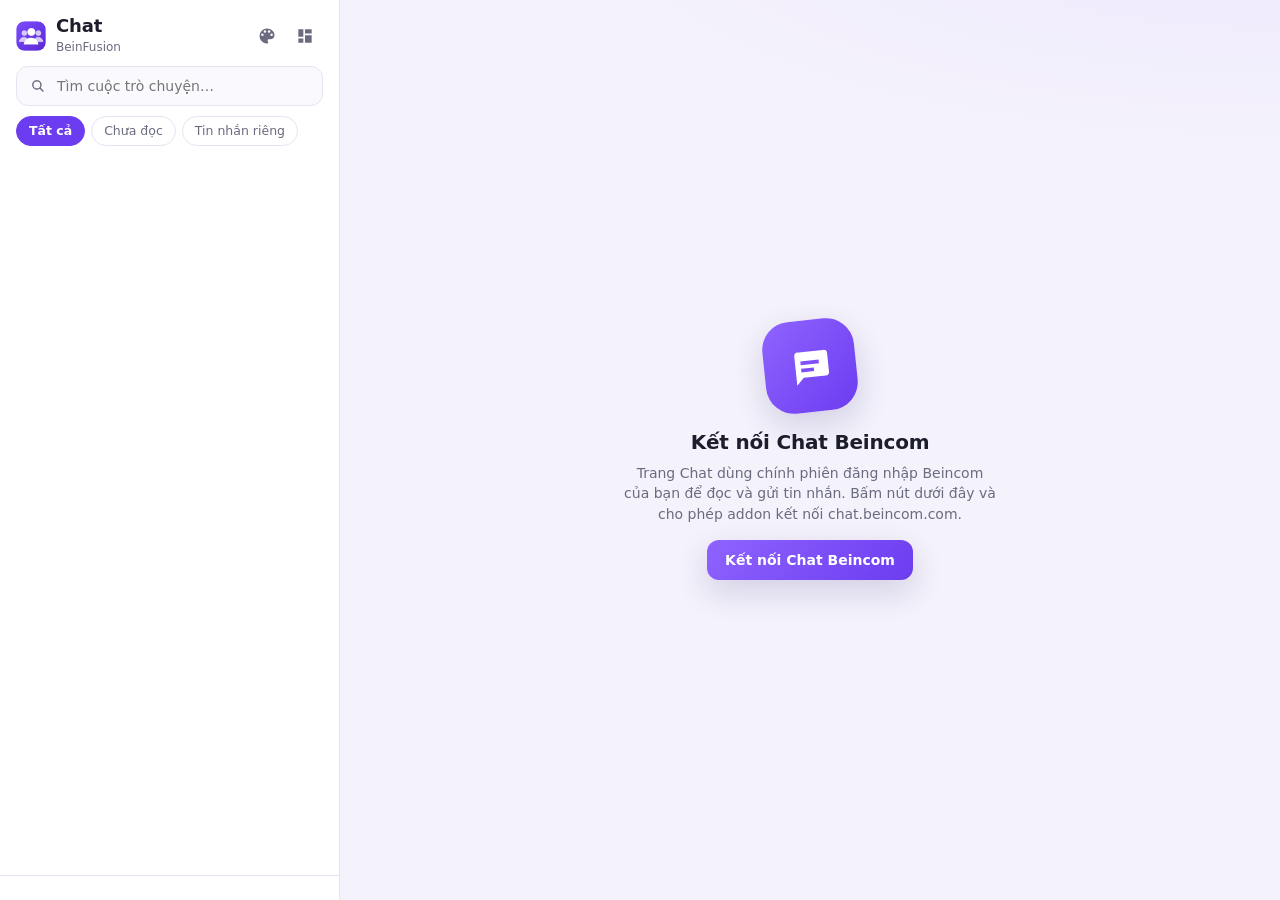
<file: chat.html>
<!doctype html>
<html lang="vi">
<head>
  <meta charset="utf-8" />
  <meta name="viewport" content="width=device-width, initial-scale=1, viewport-fit=cover" />
  <title>BeinFusion Chat</title>
  <link rel="icon" href="icons/icon48.png" />
  <link rel="stylesheet" href="chat.css" />
  <link rel="stylesheet" href="chat/silk.css" />
  <!-- Giao diện đã chọn (BeinFusion theme / Silk): áp trước khi vẽ -->
  <script src="pwa-shim.js"></script>
  <script src="chat/look-early.js"></script>
</head>
<body>
  <div class="app" id="app">
    <!-- BeinFusion Silk (Lụa): thanh cộng đồng (chat/silk.js); ẩn ở BeinFusion theme -->
    <nav class="srail" id="rail" aria-label="Mục chat"></nav>
    <aside class="side" id="side" aria-label="Danh sách cuộc trò chuyện">
      <header class="side-head">
        <div class="brand">
          <img src="icons/icon48.png" alt="" width="30" height="30" />
          <div><b>Chat</b><span>BeinFusion</span></div>
        </div>
        <span class="head-actions">
          <button type="button" class="icon-btn" id="btn-look" title="Giao diện" aria-label="Giao diện" aria-haspopup="dialog">
            <svg viewBox="0 0 24 24" aria-hidden="true"><path d="M12 3a9 9 0 0 0 0 18c.83 0 1.5-.67 1.5-1.5 0-.39-.15-.74-.39-1.01-.23-.26-.38-.61-.38-.99 0-.83.67-1.5 1.5-1.5H16c2.76 0 5-2.24 5-5 0-4.42-4.03-8-9-8Zm-5.5 9a1.5 1.5 0 1 1 0-3 1.5 1.5 0 0 1 0 3Zm3-4a1.5 1.5 0 1 1 0-3 1.5 1.5 0 0 1 0 3Zm5 0a1.5 1.5 0 1 1 0-3 1.5 1.5 0 0 1 0 3Zm3 4a1.5 1.5 0 1 1 0-3 1.5 1.5 0 0 1 0 3Z" /></svg>
          </button>
          <a class="icon-btn" href="dashboard.html" title="Mở Dashboard" aria-label="Mở Dashboard">
            <svg viewBox="0 0 24 24" aria-hidden="true"><path d="M4 13h6V4H4v9Zm0 7h6v-5H4v5Zm8 0h8v-9h-8v9Zm0-16v5h8V4h-8Z" /></svg>
          </a>
        </span>
      </header>
      <!-- Silk: tên mục đang chọn (Tất cả / Tin nhắn riêng / một cộng đồng) -->
      <div class="space-head" id="space-head"></div>
      <label class="search">
        <svg viewBox="0 0 24 24" aria-hidden="true"><path d="M10.5 4a6.5 6.5 0 0 1 5.2 10.4l4.2 4.2-1.4 1.4-4.2-4.2A6.5 6.5 0 1 1 10.5 4Zm0 2a4.5 4.5 0 1 0 0 9 4.5 4.5 0 0 0 0-9Z" /></svg>
        <input id="q" type="search" placeholder="Tìm cuộc trò chuyện…" aria-label="Tìm cuộc trò chuyện" autocomplete="off" />
      </label>
      <div class="chips" id="filters">
        <button type="button" data-f="all" class="on">Tất cả</button>
        <button type="button" data-f="unread">Chưa đọc <span class="chip-n" id="cnt-unread"></span></button>
        <button type="button" data-f="dm">Tin nhắn riêng</button>
      </div>
      <nav class="list" id="list"></nav>
      <footer class="side-foot" id="me"></footer>
    </aside>

    <main class="conv" id="conv">
      <section class="empty" id="empty">
        <div class="empty-art" aria-hidden="true">
          <svg viewBox="0 0 24 24"><path d="M4 4h16a2 2 0 0 1 2 2v10a2 2 0 0 1-2 2H8l-4 4V6a2 2 0 0 1 2-2Zm3 5v2h10V9H7Zm0 4v2h7v-2H7Z" /></svg>
        </div>
        <h2 id="empty-title">Đang mở chat…</h2>
        <p id="empty-text">Tin nhắn riêng và kênh chat sẽ hiện ở bên trái trong giây lát.</p>
        <button type="button" class="primary" id="btn-enable" hidden>Kết nối Chat Beincom</button>
      </section>

      <!-- Thread đang theo dõi (như nút "Thread" trên web Beincom) -->
      <section class="tview" id="tview" aria-label="Thread đang theo dõi" hidden>
        <header class="conv-head tv-head">
          <button type="button" class="icon-btn back" id="tv-back" aria-label="Quay lại danh sách">
            <svg viewBox="0 0 24 24" aria-hidden="true"><path d="m14.7 5.3 1.4 1.4L10.8 12l5.3 5.3-1.4 1.4L8 12l6.7-6.7Z" /></svg>
          </button>
          <div class="conv-title"><b><span class="nm">Thread<span class="tv-long"> đang theo dõi</span></span></b><span id="tv-sub"></span></div>
          <div class="chips tv-chips" id="tv-filters">
            <button type="button" data-f="all" class="on">Tất cả</button>
            <button type="button" data-f="unread">Chưa đọc</button>
          </div>
          <button type="button" class="icon-btn" id="tv-refresh" title="Đọc lại" aria-label="Đọc lại danh sách thread">
            <svg viewBox="0 0 24 24" aria-hidden="true"><path d="M17.65 6.35A7.96 7.96 0 0 0 12 4a8 8 0 1 0 7.73 10h-2.08A6 6 0 1 1 12 6c1.66 0 3.14.69 4.22 1.78L13 11h7V4l-2.35 2.35Z" /></svg>
          </button>
        </header>
        <div class="tv-list" id="tv-list"></div>
      </section>

      <header class="conv-head" id="conv-head" hidden>
        <button type="button" class="icon-btn back" id="back" aria-label="Quay lại danh sách">
          <svg viewBox="0 0 24 24" aria-hidden="true"><path d="m14.7 5.3 1.4 1.4L10.8 12l5.3 5.3-1.4 1.4L8 12l6.7-6.7Z" /></svg>
        </button>
        <div class="avatar lg" id="conv-avatar"></div>
        <div class="conv-title">
          <b id="conv-title"></b>
          <span id="conv-sub"></span>
        </div>
        <button type="button" class="icon-btn" id="btn-search" title="Tìm tin nhắn" aria-label="Tìm tin nhắn">
          <svg viewBox="0 0 24 24" aria-hidden="true"><path d="M15.5 14h-.79l-.28-.27A6.47 6.47 0 0 0 16 9.5 6.5 6.5 0 1 0 9.5 16c1.61 0 3.09-.59 4.23-1.57l.27.28v.79l5 4.99L20.49 19l-4.99-5Zm-6 0C7.01 14 5 11.99 5 9.5S7.01 5 9.5 5 14 7.01 14 9.5 11.99 14 9.5 14Z" /></svg>
        </button>
        <button type="button" class="icon-btn pin-btn" id="btn-pinned" title="Tin nhắn đã ghim" aria-label="Tin nhắn đã ghim">
          <svg viewBox="0 0 24 24" aria-hidden="true"><path d="M16 9V4h1c.55 0 1-.45 1-1s-.45-1-1-1H7c-.55 0-1 .45-1 1s.45 1 1 1h1v5c0 1.66-1.34 3-3 3v2h5.97v7l1 1 1-1v-7H19v-2c-1.66 0-3-1.34-3-3Z" /></svg>
          <span id="pinned-n"></span>
        </button>
        <a class="icon-btn" id="conv-web" target="_blank" title="Mở trên web Beincom" aria-label="Mở trên web Beincom">
          <svg viewBox="0 0 24 24" aria-hidden="true"><path d="M14 4h6v6h-2V7.4l-7.3 7.3-1.4-1.4L16.6 6H14V4ZM5 6h6v2H6v10h10v-5h2v6a1 1 0 0 1-1 1H5a1 1 0 0 1-1-1V7a1 1 0 0 1 1-1Z" /></svg>
        </a>
      </header>

      <div class="msgs" id="msgs" hidden>
        <button type="button" class="older" id="older" hidden>Tải tin cũ hơn</button>
        <div id="msg-list" role="log" aria-live="polite"></div>
      </div>
      <button type="button" class="jump" id="jump" hidden aria-label="Xuống tin mới nhất">
        <svg viewBox="0 0 24 24" aria-hidden="true"><path d="M11 4h2v12.2l4.6-4.6 1.4 1.4-7 7-7-7 1.4-1.4 4.6 4.6V4Z" /></svg>
        <span id="jump-n"></span>
      </button>

      <form class="composer" id="composer" hidden>
        <!-- Lời mời trò chuyện: người chưa kết nối nhắn cho bạn (Beincom: "Yêu cầu nhắn tin") -->
        <div class="req-bar" id="req-bar" hidden>
          <p id="req-text"></p>
          <div class="req-actions" id="req-actions">
            <button type="button" class="primary" id="req-accept">Chấp nhận</button>
            <button type="button" id="req-ignore">Bỏ qua</button>
          </div>
        </div>
        <div class="reply" id="reply" hidden>
          <svg viewBox="0 0 24 24" aria-hidden="true"><path d="M10 9V5l-7 7 7 7v-4.1c5 0 8.5 1.6 11 5.1-1-5-4-10-11-11Z" /></svg>
          <span id="reply-text"></span>
          <button type="button" class="icon-btn sm" id="reply-x" aria-label="Huỷ trả lời">✕</button>
        </div>
        <div class="reply quoting" id="quote-bar" hidden>
          <svg viewBox="0 0 24 24" aria-hidden="true"><path d="M10 9V5l-7 7 7 7v-4.1c5 0 8.5 1.6 11 5.1-1-5-4-10-11-11Z" /></svg>
          <span id="quote-bar-text"></span>
          <button type="button" class="icon-btn sm" id="quote-bar-x" aria-label="Huỷ trả lời" title="Huỷ trả lời (Esc)">✕</button>
        </div>
        <!-- Bộ gõ tin nhắn (như web Beincom): ô gõ + xem trước; thanh định dạng, độ ưu tiên; Aa, đính kèm, emoji, gửi -->
        <div class="box" id="box">
          <div class="box-top">
            <div class="prio-chip" id="prio-chip" hidden></div>
            <div class="attach-list" id="attach-list" hidden></div>
            <div class="box-edit">
              <textarea id="text" rows="1" maxlength="4000" placeholder="Nhắn tin…" aria-label="Nội dung tin nhắn"></textarea>
              <div class="preview md" id="preview" hidden></div>
              <button type="button" class="tb" id="btn-preview" title="Xem trước (Ctrl + Alt + P)" aria-label="Xem trước" aria-pressed="false"><svg viewBox="0 0 24 24" aria-hidden="true"><path d="M12 5c5 0 9 4.5 10 7-1 2.5-5 7-10 7S3 14.5 2 12c1-2.5 5-7 10-7Zm0 2.5a4.5 4.5 0 1 0 0 9 4.5 4.5 0 0 0 0-9Zm0 2a2.5 2.5 0 1 1 0 5 2.5 2.5 0 0 1 0-5Z" /></svg></button>
            </div>
          </div>
          <div class="box-tools">
            <div class="fmt-wrap">
              <div class="fmt" id="fmt" role="toolbar" aria-label="Định dạng chữ">
                <button type="button" class="tb" data-md="bold" title="In đậm (Ctrl + B)" aria-label="In đậm"><b>B</b></button>
                <button type="button" class="tb" data-md="italic" title="In nghiêng (Ctrl + I)" aria-label="In nghiêng"><i>I</i></button>
                <button type="button" class="tb" data-md="strike" title="Gạch ngang (Ctrl + Shift + X)" aria-label="Gạch ngang"><s>S</s></button>
                <span class="sep" aria-hidden="true"></span>
                <button type="button" class="tb" data-md="link" title="Chèn link (Ctrl + Alt + K)" aria-label="Chèn link"><svg viewBox="0 0 24 24" aria-hidden="true"><path d="M3.9 12c0-1.71 1.39-3.1 3.1-3.1h4V7H7c-2.76 0-5 2.24-5 5s2.24 5 5 5h4v-1.9H7c-1.71 0-3.1-1.39-3.1-3.1ZM8 13h8v-2H8v2Zm9-6h-4v1.9h4c1.71 0 3.1 1.39 3.1 3.1s-1.39 3.1-3.1 3.1h-4V17h4c2.76 0 5-2.24 5-5s-2.24-5-5-5Z" /></svg></button>
                <button type="button" class="tb" data-md="code" title="Mã (Ctrl + Alt + C)" aria-label="Mã"><svg viewBox="0 0 24 24" aria-hidden="true"><path d="M9.4 16.6 4.8 12l4.6-4.6L8 6l-6 6 6 6 1.4-1.4Zm5.2 0 4.6-4.6-4.6-4.6L16 6l6 6-6 6-1.4-1.4Z" /></svg></button>
                <button type="button" class="tb" data-md="quote" title="Trích dẫn (Ctrl + Shift + 9)" aria-label="Trích dẫn"><svg viewBox="0 0 24 24" aria-hidden="true"><path d="M6 17h3l2-4V7H5v6h3Zm8 0h3l2-4V7h-6v6h3Z" /></svg></button>
                <span class="sep" aria-hidden="true"></span>
                <button type="button" class="tb" data-md="ul" title="Danh sách (Ctrl + Shift + 8)" aria-label="Danh sách"><svg viewBox="0 0 24 24" aria-hidden="true"><path d="M4 10.5c-.83 0-1.5.67-1.5 1.5s.67 1.5 1.5 1.5 1.5-.67 1.5-1.5-.67-1.5-1.5-1.5Zm0-6c-.83 0-1.5.67-1.5 1.5S3.17 7.5 4 7.5 5.5 6.83 5.5 6 4.83 4.5 4 4.5Zm0 12c-.83 0-1.5.68-1.5 1.5s.68 1.5 1.5 1.5 1.5-.68 1.5-1.5-.67-1.5-1.5-1.5ZM7 19h14v-2H7v2Zm0-6h14v-2H7v2Zm0-8v2h14V5H7Z" /></svg></button>
                <button type="button" class="tb" data-md="ol" title="Danh sách số (Ctrl + Shift + 7)" aria-label="Danh sách số"><svg viewBox="0 0 24 24" aria-hidden="true"><path d="M2 17h2v.5H3v1h1v.5H2v1h3v-4H2v1Zm1-9h1V4H2v1h1v3Zm-1 3h1.8L2 13.1v.9h3v-1H3.2L5 10.9V10H2v1Zm5-6v2h14V5H7Zm0 14h14v-2H7v2Zm0-6h14v-2H7v2Z" /></svg></button>
                <span class="sep" aria-hidden="true"></span>
              </div>
              <button type="button" class="tb" id="btn-prio" title="Độ ưu tiên của tin nhắn" aria-label="Độ ưu tiên của tin nhắn" aria-haspopup="menu" aria-expanded="false"><svg viewBox="0 0 24 24" aria-hidden="true"><path d="M11 15h2v2h-2v-2Zm0-8h2v6h-2V7Zm1-5C6.47 2 2 6.48 2 12s4.47 10 10 10 10-4.48 10-10S17.52 2 12 2Zm0 18c-4.42 0-8-3.58-8-8s3.58-8 8-8 8 3.58 8 8-3.58 8-8 8Z" /></svg></button>
            </div>
            <div class="tools-right">
              <button type="button" class="tb aa" id="btn-fmt" title="Ẩn / hiện thanh định dạng" aria-pressed="true">Aa</button>
              <span class="sep" aria-hidden="true"></span>
              <button type="button" class="tb" id="btn-replies" title="Câu trả lời mẫu (hoặc gõ / ở đầu ô chat)" aria-label="Câu trả lời mẫu" aria-haspopup="listbox"><svg viewBox="0 0 24 24" aria-hidden="true"><path d="M19 3H5c-1.1 0-2 .9-2 2v14c0 1.1.9 2 2 2h14c1.1 0 2-.9 2-2V5c0-1.1-.9-2-2-2Zm0 16H5V5h14v14ZM7 7h10v2H7V7Zm0 4h10v2H7v-2Zm0 4h7v2H7v-2Z" /></svg></button>
              <button type="button" class="tb" id="btn-attach" title="Đính kèm tệp (tối đa 10 tệp, mỗi tệp 25 MB; dán hoặc kéo thả ảnh vào cũng được)" aria-label="Đính kèm tệp"><svg viewBox="0 0 24 24" aria-hidden="true"><path d="M16.5 6v11.5c0 2.21-1.79 4-4 4s-4-1.79-4-4V5c0-1.38 1.12-2.5 2.5-2.5s2.5 1.12 2.5 2.5v10.5c0 .55-.45 1-1 1s-1-.45-1-1V6H10v9.5c0 1.38 1.12 2.5 2.5 2.5s2.5-1.12 2.5-2.5V5c0-2.21-1.79-4-4-4S7 2.79 7 5v12.5c0 3.04 2.46 5.5 5.5 5.5s5.5-2.46 5.5-5.5V6h-1.5Z" /></svg></button>
              <button type="button" class="tb" id="btn-emoji" title="Biểu tượng cảm xúc" aria-label="Biểu tượng cảm xúc" aria-haspopup="dialog" aria-expanded="false"><svg viewBox="0 0 24 24" aria-hidden="true"><path d="M15.5 11a1.5 1.5 0 1 0 0-3 1.5 1.5 0 0 0 0 3Zm-7 0a1.5 1.5 0 1 0 0-3 1.5 1.5 0 0 0 0 3Zm3.5 7c2.28 0 4.22-1.66 5-4H7c.78 2.34 2.72 4 5 4Zm0-16C6.47 2 2 6.48 2 12s4.47 10 10 10 10-4.48 10-10S17.52 2 12 2Zm0 18c-4.42 0-8-3.58-8-8s3.58-8 8-8 8 3.58 8 8-3.58 8-8 8Z" /></svg></button>
              <button type="submit" class="send" id="send" aria-label="Gửi" disabled>
                <svg viewBox="0 0 24 24" aria-hidden="true"><path d="M3.4 20.4 21 12 3.4 3.6 3.4 10l12.6 2-12.6 2z" /></svg>
              </button>
            </div>
          </div>
        </div>
        <input type="file" id="file-input" multiple hidden />
        <div class="hint" id="hint">Enter để gửi · Shift + Enter xuống dòng</div>
        <div class="pop prio-menu" id="prio-menu" role="menu" aria-label="Độ ưu tiên của tin nhắn" hidden>
          <div class="pop-title">Độ ưu tiên của tin nhắn</div>
          <button type="button" role="menuitemradio" data-prio=""><svg viewBox="0 0 24 24" aria-hidden="true"><path d="M20 2H4c-1.1 0-2 .9-2 2v18l4-4h14c1.1 0 2-.9 2-2V4c0-1.1-.9-2-2-2Zm0 14H6l-2 2V4h16v12Z" /></svg><span>Tiêu chuẩn</span><i class="ck"><svg viewBox="0 0 24 24" aria-hidden="true"><path d="M9 16.2 4.8 12l-1.4 1.4L9 19 21 7l-1.4-1.4L9 16.2Z" /></svg></i></button>
          <button type="button" role="menuitemradio" data-prio="important" class="important"><svg viewBox="0 0 24 24" aria-hidden="true"><path d="M11 15h2v2h-2v-2Zm0-8h2v6h-2V7Zm1-5C6.47 2 2 6.48 2 12s4.47 10 10 10 10-4.48 10-10S17.52 2 12 2Zm0 18c-4.42 0-8-3.58-8-8s3.58-8 8-8 8 3.58 8 8-3.58 8-8 8Z" /></svg><span>Quan trọng</span><i class="ck"><svg viewBox="0 0 24 24" aria-hidden="true"><path d="M9 16.2 4.8 12l-1.4 1.4L9 19 21 7l-1.4-1.4L9 16.2Z" /></svg></i></button>
          <button type="button" role="menuitemradio" data-prio="urgent" class="urgent"><svg viewBox="0 0 24 24" aria-hidden="true"><path d="M12 6 19.53 19H4.47L12 6Zm0-4L1 21h22L12 2Zm1 14h-2v2h2v-2Zm0-6h-2v4h2v-4Z" /></svg><span>Khẩn cấp</span><i class="ck"><svg viewBox="0 0 24 24" aria-hidden="true"><path d="M9 16.2 4.8 12l-1.4 1.4L9 19 21 7l-1.4-1.4L9 16.2Z" /></svg></i></button>
        </div>
        <div class="pop emoji-pop" id="emoji-pop" role="dialog" aria-label="Biểu tượng cảm xúc" hidden>
          <div class="emoji-tabs" id="emoji-tabs" role="tablist"></div>
          <div class="emoji-grid" id="emoji-grid"></div>
        </div>
      </form>
    </main>

    <!-- Thread: bình luận của một tin (như web Beincom) -->
    <aside class="thread" id="thread" aria-label="Bình luận" hidden>
      <header class="t-head">
        <div class="t-title"><b>Bình luận</b><span id="t-sub"></span></div>
        <button type="button" class="t-follow" id="t-follow" aria-pressed="false">Theo dõi</button>
        <button type="button" class="icon-btn" id="t-max" title="Phóng to khung bình luận" aria-label="Phóng to khung bình luận" aria-pressed="false">
          <svg viewBox="0 0 24 24" aria-hidden="true"><path d="M3 21v-6h2v2.6L8.6 14 10 15.4 6.4 19H9v2H3Zm12-18h6v6h-2V6.4L15.4 10 14 8.6 17.6 5H15V3Z" /></svg>
        </button>
        <button type="button" class="icon-btn" id="t-close" title="Đóng (Esc)" aria-label="Đóng bình luận">
          <svg viewBox="0 0 24 24" aria-hidden="true"><path d="M6.4 5 12 10.6 17.6 5 19 6.4 13.4 12l5.6 5.6-1.4 1.4-5.6-5.6L6.4 19 5 17.6 10.6 12 5 6.4 6.4 5Z" /></svg>
        </button>
      </header>
      <div class="t-body" id="t-body">
        <div id="t-list" role="log" aria-live="polite"></div>
        <button type="button" class="older" id="t-more" hidden>Tải thêm bình luận</button>
      </div>
      <form class="t-composer" id="t-composer">
        <div class="reply quoting" id="t-quote" hidden>
          <svg viewBox="0 0 24 24" aria-hidden="true"><path d="M10 9V5l-7 7 7 7v-4.1c5 0 8.5 1.6 11 5.1-1-5-4-10-11-11Z" /></svg>
          <span id="t-quote-text"></span>
          <button type="button" class="icon-btn sm" id="t-quote-x" aria-label="Huỷ trả lời" title="Huỷ trả lời (Esc)">✕</button>
        </div>
        <div class="reply" id="t-edit" hidden>
          <svg viewBox="0 0 24 24" aria-hidden="true"><path d="M3 17.25V21h3.75L17.81 9.94l-3.75-3.75L3 17.25ZM20.71 7.04a1 1 0 0 0 0-1.41l-2.34-2.34a1 1 0 0 0-1.41 0l-1.83 1.83 3.75 3.75 1.83-1.83Z" /></svg>
          <span id="t-edit-text"></span>
          <button type="button" class="icon-btn sm" id="t-edit-x" aria-label="Huỷ sửa">✕</button>
        </div>
        <!-- Ô bình luận đủ như ô gõ chính: đính kèm (chọn / dán / kéo thả), xem trước, định dạng, câu trả lời mẫu, emoji -->
        <div class="t-box" id="t-box">
          <div class="attach-list" id="t-attach-list" hidden></div>
          <div class="t-edit">
            <textarea id="t-text" rows="1" maxlength="4000" placeholder="Viết bình luận…" aria-label="Nội dung bình luận"></textarea>
            <div class="preview md" id="t-preview" hidden></div>
          </div>
          <div class="fmt t-fmt" id="t-fmt" role="toolbar" aria-label="Định dạng chữ trong bình luận" hidden>
            <button type="button" class="tb" data-md="bold" title="In đậm (Ctrl + B)" aria-label="In đậm"><b>B</b></button>
            <button type="button" class="tb" data-md="italic" title="In nghiêng (Ctrl + I)" aria-label="In nghiêng"><i>I</i></button>
            <button type="button" class="tb" data-md="strike" title="Gạch ngang (Ctrl + Shift + X)" aria-label="Gạch ngang"><s>S</s></button>
            <span class="sep" aria-hidden="true"></span>
            <button type="button" class="tb" data-md="link" title="Chèn link (Ctrl + Alt + K)" aria-label="Chèn link"><svg viewBox="0 0 24 24" aria-hidden="true"><path d="M3.9 12c0-1.71 1.39-3.1 3.1-3.1h4V7H7c-2.76 0-5 2.24-5 5s2.24 5 5 5h4v-1.9H7c-1.71 0-3.1-1.39-3.1-3.1ZM8 13h8v-2H8v2Zm9-6h-4v1.9h4c1.71 0 3.1 1.39 3.1 3.1s-1.39 3.1-3.1 3.1h-4V17h4c2.76 0 5-2.24 5-5s-2.24-5-5-5Z" /></svg></button>
            <button type="button" class="tb" data-md="code" title="Mã (Ctrl + Alt + C)" aria-label="Mã"><svg viewBox="0 0 24 24" aria-hidden="true"><path d="M9.4 16.6 4.8 12l4.6-4.6L8 6l-6 6 6 6 1.4-1.4Zm5.2 0 4.6-4.6-4.6-4.6L16 6l6 6-6 6-1.4-1.4Z" /></svg></button>
            <button type="button" class="tb" data-md="quote" title="Trích dẫn (Ctrl + Shift + 9)" aria-label="Trích dẫn"><svg viewBox="0 0 24 24" aria-hidden="true"><path d="M6 17h3l2-4V7H5v6h3Zm8 0h3l2-4V7h-6v6h3Z" /></svg></button>
            <span class="sep" aria-hidden="true"></span>
            <button type="button" class="tb" data-md="ul" title="Danh sách (Ctrl + Shift + 8)" aria-label="Danh sách"><svg viewBox="0 0 24 24" aria-hidden="true"><path d="M4 10.5c-.83 0-1.5.67-1.5 1.5s.67 1.5 1.5 1.5 1.5-.67 1.5-1.5-.67-1.5-1.5-1.5Zm0-6c-.83 0-1.5.67-1.5 1.5S3.17 7.5 4 7.5 5.5 6.83 5.5 6 4.83 4.5 4 4.5Zm0 12c-.83 0-1.5.68-1.5 1.5s.68 1.5 1.5 1.5 1.5-.68 1.5-1.5-.67-1.5-1.5-1.5ZM7 19h14v-2H7v2Zm0-6h14v-2H7v2Zm0-8v2h14V5H7Z" /></svg></button>
            <button type="button" class="tb" data-md="ol" title="Danh sách số (Ctrl + Shift + 7)" aria-label="Danh sách số"><svg viewBox="0 0 24 24" aria-hidden="true"><path d="M2 17h2v.5H3v1h1v.5H2v1h3v-4H2v1Zm1-9h1V4H2v1h1v3Zm-1 3h1.8L2 13.1v.9h3v-1H3.2L5 10.9V10H2v1Zm5-6v2h14V5H7Zm0 14h14v-2H7v2Zm0-6h14v-2H7v2Z" /></svg></button>
          </div>
          <div class="t-tools">
            <button type="button" class="tb aa" id="t-btn-fmt" title="Ẩn / hiện thanh định dạng" aria-pressed="false">Aa</button>
            <button type="button" class="tb" id="t-btn-preview" title="Xem trước" aria-label="Xem trước bình luận" aria-pressed="false"><svg viewBox="0 0 24 24" aria-hidden="true"><path d="M12 5c5 0 9 4.5 10 7-1 2.5-5 7-10 7S3 14.5 2 12c1-2.5 5-7 10-7Zm0 2.5a4.5 4.5 0 1 0 0 9 4.5 4.5 0 0 0 0-9Zm0 2a2.5 2.5 0 1 1 0 5 2.5 2.5 0 0 1 0-5Z" /></svg></button>
            <span class="t-fill"></span>
            <button type="button" class="tb" id="t-btn-replies" title="Câu trả lời mẫu (hoặc gõ / ở đầu ô)" aria-label="Câu trả lời mẫu" aria-haspopup="listbox"><svg viewBox="0 0 24 24" aria-hidden="true"><path d="M19 3H5c-1.1 0-2 .9-2 2v14c0 1.1.9 2 2 2h14c1.1 0 2-.9 2-2V5c0-1.1-.9-2-2-2Zm0 16H5V5h14v14ZM7 7h10v2H7V7Zm0 4h10v2H7v-2Zm0 4h7v2H7v-2Z" /></svg></button>
            <button type="button" class="tb" id="t-btn-attach" title="Đính kèm tệp (tối đa 10 tệp, mỗi tệp 25 MB; dán hoặc kéo thả ảnh vào cũng được)" aria-label="Đính kèm tệp vào bình luận"><svg viewBox="0 0 24 24" aria-hidden="true"><path d="M16.5 6v11.5c0 2.21-1.79 4-4 4s-4-1.79-4-4V5c0-1.38 1.12-2.5 2.5-2.5s2.5 1.12 2.5 2.5v10.5c0 .55-.45 1-1 1s-1-.45-1-1V6H10v9.5c0 1.38 1.12 2.5 2.5 2.5s2.5-1.12 2.5-2.5V5c0-2.21-1.79-4-4-4S7 2.79 7 5v12.5c0 3.04 2.46 5.5 5.5 5.5s5.5-2.46 5.5-5.5V6h-1.5Z" /></svg></button>
            <button type="button" class="tb" id="t-btn-emoji" title="Biểu tượng cảm xúc" aria-label="Biểu tượng cảm xúc" aria-haspopup="dialog" aria-expanded="false"><svg viewBox="0 0 24 24" aria-hidden="true"><path d="M15.5 11a1.5 1.5 0 1 0 0-3 1.5 1.5 0 0 0 0 3Zm-7 0a1.5 1.5 0 1 0 0-3 1.5 1.5 0 0 0 0 3Zm3.5 7c2.28 0 4.22-1.66 5-4H7c.78 2.34 2.72 4 5 4Zm0-16C6.47 2 2 6.48 2 12s4.47 10 10 10 10-4.48 10-10S17.52 2 12 2Zm0 18c-4.42 0-8-3.58-8-8s3.58-8 8-8 8 3.58 8 8-3.58 8-8 8Z" /></svg></button>
            <button type="submit" class="send" id="t-send" aria-label="Gửi bình luận" disabled>
              <svg viewBox="0 0 24 24" aria-hidden="true"><path d="M3.4 20.4 21 12 3.4 3.6 3.4 10l12.6 2-12.6 2z" /></svg>
            </button>
          </div>
        </div>
        <input type="file" id="t-file-input" multiple hidden />
        <div class="hint">Enter để gửi · Shift + Enter xuống dòng</div>
      </form>
    </aside>

    <!-- Tìm tin nhắn -->
    <aside class="thread s-panel" id="search" aria-label="Tìm tin nhắn" hidden>
      <header class="t-head">
        <div class="t-title"><b>Tìm tin nhắn</b><span id="s-sub"></span></div>
        <button type="button" class="icon-btn" id="s-close" title="Đóng (Esc)" aria-label="Đóng tìm tin nhắn">
          <svg viewBox="0 0 24 24" aria-hidden="true"><path d="M6.4 5 12 10.6 17.6 5 19 6.4 13.4 12l5.6 5.6-1.4 1.4-5.6-5.6L6.4 19 5 17.6 10.6 12 5 6.4 6.4 5Z" /></svg>
        </button>
      </header>
      <form class="s-form" id="s-form">
        <input type="search" id="s-q" placeholder="Tìm chữ trong tin nhắn…" aria-label="Từ cần tìm" maxlength="100" />
        <div class="chips s-scope" id="s-scope">
          <button type="button" data-s="channel" class="on">Kênh này</button>
          <button type="button" data-s="all">Mọi nơi</button>
        </div>
      </form>
      <div class="t-body" id="s-body"><div id="s-list"></div></div>
    </aside>

    <!-- Tin nhắn đã ghim của kênh -->
    <aside class="thread pins" id="pins" aria-label="Tin nhắn đã ghim" hidden>
      <header class="t-head">
        <div class="t-title"><b>Tin nhắn đã ghim</b><span id="p-sub"></span></div>
        <button type="button" class="icon-btn" id="p-close" title="Đóng (Esc)" aria-label="Đóng tin đã ghim">
          <svg viewBox="0 0 24 24" aria-hidden="true"><path d="M6.4 5 12 10.6 17.6 5 19 6.4 13.4 12l5.6 5.6-1.4 1.4-5.6-5.6L6.4 19 5 17.6 10.6 12 5 6.4 6.4 5Z" /></svg>
        </button>
      </header>
      <div class="t-body" id="p-body"><div id="p-list"></div></div>
    </aside>
  </div>

  <!-- Bảng Giao diện (chat/look.js) -->
  <dialog id="look" class="look" aria-labelledby="look-title"></dialog>

  <!-- Thả biểu cảm -->
  <div class="react-pop" id="react-pop" role="dialog" aria-label="Thả biểu cảm" hidden></div>

  <!-- Bấm tên người: hồ sơ, vi phạm, xử lý -->
  <dialog id="person" class="person" aria-label="Thông tin người dùng">
    <div class="pc-head" id="pc-head"></div>
    <div class="pc-body" id="pc-body"></div>
  </dialog>

  <!-- Gợi ý @tên khi gõ -->
  <div class="mention-pop" id="mention-pop" role="listbox" aria-label="Gợi ý tên" hidden></div>

  <!-- Xem ảnh phóng to: bấm ảnh trong tin nhắn; nhiều ảnh thì chuyển qua lại như playlist -->
  <dialog id="viewer" class="viewer" aria-label="Xem ảnh">
    <header class="v-head">
      <div class="v-info">
        <b id="v-name"></b>
        <span id="v-meta"></span>
      </div>
      <span class="v-count" id="v-count"></span>
      <button type="button" class="v-btn" id="v-goto" title="Đóng và tới tin nhắn có ảnh này">
        <svg viewBox="0 0 24 24" aria-hidden="true"><path d="M4 4h16a1 1 0 0 1 1 1v11a1 1 0 0 1-1 1H8l-4 4V5a1 1 0 0 1 1-1Zm3 5v2h10V9H7Zm0 4v2h7v-2H7Z" /></svg>
        <span>Tới tin nhắn</span>
      </button>
      <a class="v-btn" id="v-open" target="_blank" rel="noopener noreferrer" title="Mở ảnh trong tab mới">
        <svg viewBox="0 0 24 24" aria-hidden="true"><path d="M14 4h6v6h-2V7.4l-7.3 7.3-1.4-1.4L16.6 6H14V4ZM5 6h6v2H6v10h10v-5h2v6a1 1 0 0 1-1 1H5a1 1 0 0 1-1-1V7a1 1 0 0 1 1-1Z" /></svg>
        <span>Mở tab mới</span>
      </a>
      <button type="button" class="v-btn icon" id="v-close" title="Đóng (Esc)" aria-label="Đóng (Esc)">
        <svg viewBox="0 0 24 24" aria-hidden="true"><path d="M6.4 5 12 10.6 17.6 5 19 6.4 13.4 12l5.6 5.6-1.4 1.4-5.6-5.6L6.4 19 5 17.6 10.6 12 5 6.4 6.4 5Z" /></svg>
      </button>
    </header>
    <div class="v-stage" id="v-stage"></div>
    <button type="button" class="v-nav prev" id="v-prev" title="Ảnh trước (←)" aria-label="Ảnh trước">
      <svg viewBox="0 0 24 24" aria-hidden="true"><path d="M15.4 5 16.8 6.4 11.2 12l5.6 5.6-1.4 1.4-7-7 7-7Z" /></svg>
    </button>
    <button type="button" class="v-nav next" id="v-next" title="Ảnh sau (→)" aria-label="Ảnh sau">
      <svg viewBox="0 0 24 24" aria-hidden="true"><path d="M8.6 5 7.2 6.4l5.6 5.6-5.6 5.6L8.6 19l7-7-7-7Z" /></svg>
    </button>
    <nav class="v-thumbs" id="v-thumbs" aria-label="Các ảnh trong cuộc trò chuyện" hidden></nav>
  </dialog>

  <dialog id="ask" class="ask">
    <form method="dialog">
      <h3 id="ask-title"></h3>
      <p id="ask-text"></p>
      <p class="ask-note" id="ask-note"></p>
      <div class="ask-actions">
        <button value="cancel">Huỷ</button>
        <button value="ok" class="danger" id="ask-ok">Xoá</button>
      </div>
    </form>
  </dialog>
  <!-- Câu trả lời mẫu: thêm / sửa / xoá (chat/replies.js) -->
  <dialog id="replies" class="ask replies" aria-labelledby="rp-title">
    <form method="dialog">
      <h3 id="rp-title">Câu trả lời mẫu</h3>
      <p>Gõ <b>/</b> ở đầu ô chat (hoặc bấm nút câu mẫu cạnh ô gõ) rồi vài chữ của tên câu, chọn bằng mũi tên và Enter. Lưu trong máy này, có trong bản sao lưu.</p>
      <div class="rp-list" id="rp-list"></div>
      <div class="rp-tools">
        <button type="button" id="rp-add">＋ Thêm câu</button>
        <button type="button" id="rp-from">＋ Từ ô đang gõ</button>
        <button type="button" id="rp-reset">Khôi phục mặc định</button>
      </div>
      <p class="ask-note" id="rp-note"></p>
      <div class="ask-actions">
        <button value="cancel">Đóng</button>
        <button value="ok" class="primary" id="rp-save">Lưu</button>
      </div>
    </form>
  </dialog>
  <div class="toast" id="toast" role="status" hidden></div>

  <script src="common.js"></script>
  <script src="lib/content.js"></script>
  <script src="lib/members.js"></script>
  <script src="lib/compose.js"></script>
  <script src="lib/article.js"></script>
  <script src="lib/manage.js"></script>
  <script src="lib/reports.js"></script>
  <script src="lib/telegram.js"></script>
  <script src="lib/diag.js"></script>
  <script src="lib/chat.js"></script>
  <script src="lib/qr.js"></script>
  <script src="lib/transfer.js"></script>
  <script src="lib/self.js"></script>
  <script src="lib/ai.js"></script>
  <script src="lib/help.js"></script>
  <script src="chat/core.js"></script>
  <script src="chat/imgcache.js"></script>
  <script src="chat/list.js"></script>
  <script src="chat/conv.js"></script>
  <script src="chat/viewer.js"></script>
  <script src="chat/composer.js"></script>
  <script src="chat/thread.js"></script>
  <script src="chat/person.js"></script>
  <script src="chat/reactions.js"></script>
  <script src="chat/search.js"></script>
  <script src="chat/pins.js"></script>
  <script src="chat/replies.js"></script>
  <script src="chat/links.js"></script>
  <script src="chat/side.js"></script>
  <script src="chat/cache.js"></script>
  <script src="chat/look.js"></script>
  <script src="chat/silk.js"></script>
  <script src="chat/app.js"></script>
</body>
</html>
</file>
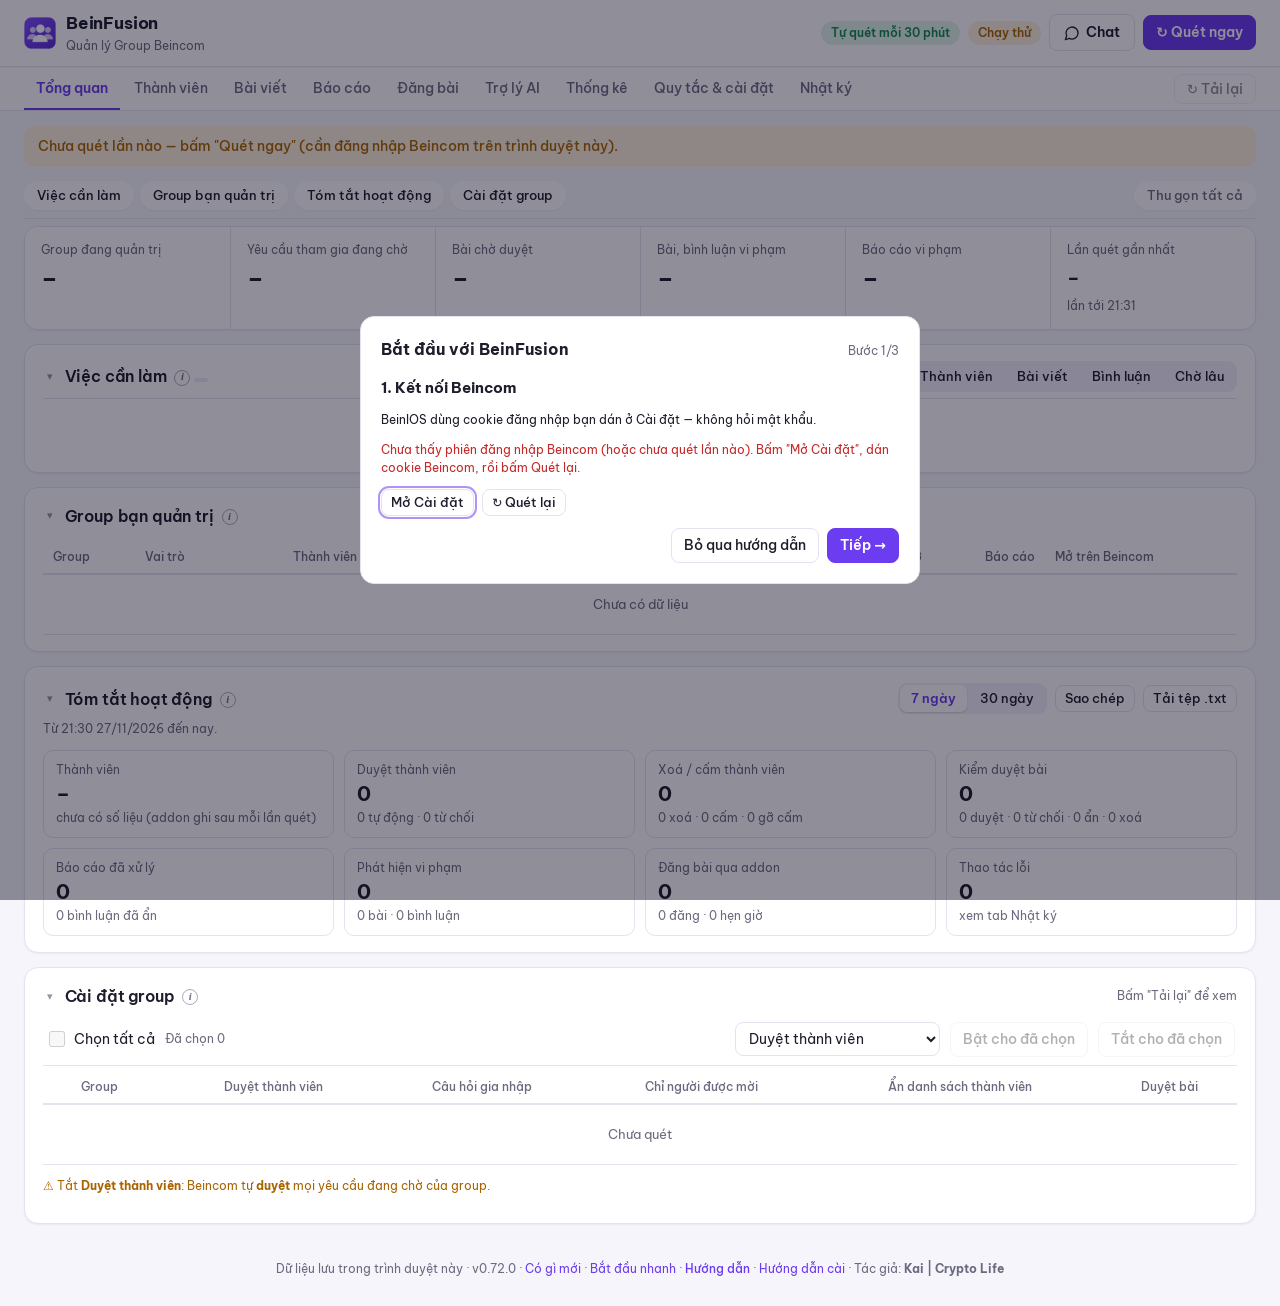
<file: dashboard.html>
<!doctype html>
<html lang="vi">
<head>
  <meta charset="utf-8" />
  <meta name="viewport" content="width=device-width, initial-scale=1" />
  <title>BeinFusion · Dashboard</title>
  <link rel="icon" href="icons/icon48.png" />
  <link rel="stylesheet" href="dashboard.css" />
  <link rel="stylesheet" href="dashboard-modern.css" />
  <script src="pwa-shim.js"></script>
  <script src="dash/ui-early.js"></script>
</head>
<body>
  <header class="topbar">
    <div class="brand">
      <img src="icons/icon48.png" alt="" width="32" height="32" />
      <div>
        <h1>BeinFusion</h1>
        <div class="muted small">Quản lý Group Beincom</div>
      </div>
    </div>
    <div class="actions">
      <span class="pill" id="scan-pill">–</span>
      <span class="pill warn" id="dry-pill" hidden>Chạy thử</span>
      <a class="chat-link" href="chat.html" target="_blank" id="btn-chat-page" title="Mở trang Chat: tin nhắn riêng và kênh chat của các group">💬 Chat <span class="badge" id="badge-chat"></span></a>
      <button id="btn-scan" class="primary" title="Quét toàn bộ: group, yêu cầu tham gia, bài chờ duyệt, bài mới đăng. Chỉ cần tải lại tab đang xem thì dùng nút Tải lại trên thanh tab.">↻ Quét ngay</button>
      <button type="button" class="me-btn" id="me-btn" aria-label="Hồ sơ cá nhân" hidden></button>
    </div>
  </header>

  <nav class="tabs" id="tabs" role="tablist" aria-label="Các mục">
    <button role="tab" data-tab="overview">Tổng quan</button>
    <button role="tab" data-tab="members">Thành viên <span class="badge" id="badge-members"></span></button>
    <button role="tab" data-tab="content">Bài viết <span class="badge" id="badge-content"></span></button>
    <button role="tab" data-tab="reports">Báo cáo <span class="badge" id="badge-reports"></span></button>
    <button role="tab" data-tab="compose">Đăng bài <span class="badge info" id="badge-compose"></span></button>
    <button role="tab" data-tab="ai">Trợ lý AI <span class="badge info" id="badge-ai"></span></button>
    <button role="tab" data-tab="stats">Thống kê</button>
    <button role="tab" data-tab="settings">Quy tắc &amp; cài đặt</button>
    <button role="tab" data-tab="log">Nhật ký</button>
    <span class="tabs-spacer"></span>
    <span class="muted small tab-refresh-at" id="tab-refresh-at"></span>
    <button id="btn-tab-refresh" class="ghost sm tab-refresh" hidden>↻ Tải lại</button>
  </nav>

  <div id="banner" class="banner" hidden></div>

  <main>
    <nav class="tab-toc span-3" id="tab-toc" aria-label="Các thẻ trong tab" hidden></nav>
    <section class="kpis" data-tab="overview">
      <div class="kpi">
        <div class="kpi-label">Group đang quản trị</div>
        <div class="kpi-value" id="kpi-groups">–</div>
        <div class="kpi-sub" id="kpi-groups-sub"></div>
      </div>
      <div class="kpi">
        <div class="kpi-label">Yêu cầu tham gia đang chờ</div>
        <div class="kpi-value" id="kpi-requests">–</div>
        <div class="kpi-sub" id="kpi-requests-sub"></div>
      </div>
      <div class="kpi">
        <div class="kpi-label">Bài chờ duyệt</div>
        <div class="kpi-value" id="kpi-posts">–</div>
        <div class="kpi-sub" id="kpi-posts-sub"></div>
      </div>
      <div class="kpi">
        <div class="kpi-label">Bài, bình luận vi phạm</div>
        <div class="kpi-value" id="kpi-flagged">–</div>
        <div class="kpi-sub" id="kpi-flagged-sub"></div>
      </div>
      <div class="kpi">
        <div class="kpi-label">Báo cáo vi phạm</div>
        <div class="kpi-value" id="kpi-reports">–</div>
        <div class="kpi-sub" id="kpi-reports-sub"></div>
      </div>
      <div class="kpi">
        <div class="kpi-label">Lần quét gần nhất</div>
        <div class="kpi-value small-value" id="kpi-scan">–</div>
        <div class="kpi-sub" id="kpi-scan-sub"></div>
      </div>
    </section>

    <section class="card span-3 digest-card is-off" id="digest" data-tab="overview">
      <div class="card-head">
        <h2>Việc đầu tuần</h2>
        <div class="review-tools">
          <span class="muted small" id="digest-at"></span>
          <button type="button" class="ghost sm" id="btn-digest-hide">Ẩn</button>
        </div>
      </div>
      <ul class="digest-list" id="digest-list"></ul>
    </section>

    <section class="card span-3 todo-card" id="todo" data-tab="overview">
      <div class="card-head">
        <h2>Việc cần làm <button type="button" class="tip-i" data-tip="Gom việc đang chờ ở mọi tab, việc gấp lên trước. Phím tắt: J / K chọn việc · 1, 2, 3 bấm nút tương ứng · O mở trên web." aria-label="Gợi ý: Gom việc đang chờ ở mọi tab, việc gấp lên trước. Phím tắt: J / K chọn việc · 1, 2, 3 bấm nút tương ứng · O mở trên web.">i</button> <span class="tag accent" id="todo-count"></span></h2>
        <div class="seg" id="todo-filter">
          <button data-f="all" class="active">Tất cả <span id="tcnt-all"></span></button>
          <button data-f="urgent">Gấp <span id="tcnt-urgent"></span></button>
          <button data-f="members">Thành viên <span id="tcnt-members"></span></button>
          <button data-f="posts">Bài viết <span id="tcnt-posts"></span></button>
          <button data-f="comments">Bình luận <span id="tcnt-comments"></span></button>
          <button data-f="overdue">Chờ lâu <span id="tcnt-overdue"></span></button>
        </div>
      </div>
      <p class="muted small intro" id="todo-note"></p>
      <div class="todo-list" id="todo-list"></div>
      <button id="btn-todo-more" class="ghost more" hidden>Xem thêm</button>
    </section>

    <section class="card span-3" id="groups" data-tab="overview">
      <div class="card-head">
        <h2>Group bạn quản trị <button type="button" class="tip-i" data-tip="Bấm một dòng để xem yêu cầu tham gia của group đó. Số thành viên, duyệt thành viên / duyệt bài đọc ở lần quét gần nhất." aria-label="Gợi ý: Bấm một dòng để xem yêu cầu tham gia của group đó. Số thành viên, duyệt thành viên / duyệt bài đọc ở lần quét gần nhất.">i</button></h2>
      </div>
      <div class="table-wrap">
        <table class="stack">
          <thead>
            <tr><th>Group</th><th>Vai trò</th><th class="num">Thành viên</th><th>Duyệt thành viên</th><th>Duyệt bài</th><th class="num">Yêu cầu chờ</th><th class="num">Bài chờ</th><th class="num">Báo cáo</th><th>Mở trên Beincom</th></tr>
          </thead>
          <tbody id="groups-body"></tbody>
        </table>
      </div>
    </section>

    <section class="card span-3" id="weekly" data-tab="overview">
      <div class="card-head">
        <h2>Tóm tắt hoạt động <button type="button" class="tip-i" data-tip="Theo nhật ký addon, số thành viên addon ghi sau mỗi lần quét và hồ sơ vi phạm. Việc làm trực tiếp trên web Beincom không có trong nhật ký addon." aria-label="Gợi ý: Theo nhật ký addon, số thành viên addon ghi sau mỗi lần quét và hồ sơ vi phạm. Việc làm trực tiếp trên web Beincom không có trong nhật ký addon.">i</button></h2>
        <div class="review-tools">
          <div class="seg" id="weekly-range">
            <button data-f="7" class="active">7 ngày</button>
            <button data-f="30">30 ngày</button>
          </div>
          <button class="ghost sm" id="btn-weekly-copy">Sao chép</button>
          <button class="ghost sm" id="btn-weekly-file">Tải tệp .txt</button>
        </div>
      </div>
      <p class="muted small intro" id="weekly-note"></p>
      <div class="weekly-grid" id="weekly-grid"></div>
      <div class="weekly-violators" id="weekly-violators"></div>
    </section>
    <section class="card span-3" id="gsettings" data-tab="overview">
      <div class="card-head">
        <h2>Cài đặt group <button type="button" class="tip-i" data-tip="Bấm một ô để đổi riêng group đó, hoặc tick nhiều group rồi Bật / Tắt cho đã chọn. Duyệt bài cần quyền chủ / admin community." aria-label="Gợi ý: Bấm một ô để đổi riêng group đó, hoặc tick nhiều group rồi Bật / Tắt cho đã chọn. Duyệt bài cần quyền chủ / admin community.">i</button></h2>
        <span class="muted small" id="gsettings-note"></span>
      </div>
      <div class="bulk-bar">
        <label class="check"><input type="checkbox" id="gsettings-check-all" /> Chọn tất cả</label>
        <span class="muted small" id="gsettings-selected">Đã chọn 0</span>
        <span class="spacer"></span>
        <select id="gsettings-key" aria-label="Cài đặt muốn đổi"></select>
        <button id="btn-gsettings-on" class="ghost" disabled>Bật cho đã chọn</button>
        <button id="btn-gsettings-off" class="ghost" disabled>Tắt cho đã chọn</button>
      </div>
      <div class="table-wrap">
        <table class="stack requests">
          <thead id="gsettings-head"></thead>
          <tbody id="gsettings-body"></tbody>
        </table>
      </div>
      <p class="muted small warn-note">⚠ Tắt <b>Duyệt thành viên</b>: Beincom tự <b>duyệt</b> mọi yêu cầu đang chờ của group.</p>
    </section>

    <section class="card span-3 guard-card" id="guard" data-tab="members">
      <div class="card-head">
        <h2>🛡 Bảo vệ community</h2>
        <button type="button" class="ghost sm" id="btn-guard-search" title="Tìm (chỉ đọc) thành viên có tên / username giống admin hoặc tự nhận Admin, Hỗ trợ, CSKH">🔍 Tìm trong toàn bộ thành viên</button>
      </div>
      <p class="muted small" id="guard-note"></p>
      <div id="guard-bursts"></div>
      <h3 class="sub-h">Tài khoản giống admin</h3>
      <div class="table-wrap">
        <table class="stack">
          <thead><tr><th>Tài khoản</th><th>Vì sao</th><th>Ở đâu, lúc nào</th><th class="act">Thao tác</th></tr></thead>
          <tbody id="guard-imps"></tbody>
        </table>
      </div>
      <p class="muted small" id="guard-search-note"></p>
    </section>

    <section class="card span-3" id="review" data-tab="members">
      <div class="card-head">
        <h2>Duyệt thành viên</h2>
        <div class="review-tools">
          <select id="group-select" aria-label="Chọn group"></select>
          <div class="seg" id="verdict-filter">
            <button data-f="all" class="active">Tất cả <span id="cnt-all"></span></button>
            <button data-f="approve">Gợi ý duyệt <span id="cnt-approve"></span></button>
            <button data-f="review">Cần xem <span id="cnt-review"></span></button>
            <button data-f="decline">Gợi ý từ chối <span id="cnt-decline"></span></button>
          </div>
        </div>
      </div>
      <div id="review-note" class="muted small review-note"></div>
      <div class="bulk-bar">
        <label class="check"><input type="checkbox" id="check-all" /> Chọn tất cả đang hiện</label>
        <span class="muted small" id="selected-count">Đã chọn 0</span>
        <span class="spacer"></span>
        <button id="btn-approve-selected" class="ok-btn" disabled>✓ Duyệt đã chọn</button>
        <button id="btn-decline-selected" class="danger" disabled>✕ Từ chối đã chọn</button>
      </div>
      <div class="table-wrap">
        <table class="stack requests">
          <thead>
            <tr><th class="cb"></th><th>Người xin vào</th><th>Câu trả lời</th><th>Gửi lúc</th><th>Đánh giá theo quy tắc</th><th class="act">Thao tác</th></tr>
          </thead>
          <tbody id="requests-body"></tbody>
        </table>
      </div>
    </section>

    <section class="card span-3" id="members" data-tab="members">
      <div class="card-head">
        <h2>Thành viên</h2>
        <div class="review-tools">
          <select id="members-group" aria-label="Chọn group"></select>
          <div class="seg" id="members-tab">
            <button data-f="list" class="active">Danh sách</button>
            <button data-f="activity">Vào / rời gần đây</button>
            <button data-f="banned">Bị cấm</button>
            <button data-f="profiles">Hồ sơ vi phạm</button>
          </div>
        </div>
      </div>

      <div id="members-list-pane">
        <div class="bulk-bar">
          <form id="members-search" class="search">
            <input type="search" id="members-key" placeholder="Tìm theo tên hoặc username" aria-label="Tìm thành viên" />
            <button class="ghost sm">Tìm</button>
          </form>
          <select id="members-sort" aria-label="Sắp xếp">
            <option value="joined_at:desc">Mới vào trước</option>
            <option value="is_community_admin:desc">Admin trước</option>
          </select>
          <span class="muted small" id="members-count"></span>
          <span class="spacer"></span>
          <button id="btn-members-export" class="ghost sm">Xuất CSV</button>
        </div>
        <div class="bulk-bar">
          <label class="check"><input type="checkbox" id="members-check-all" /> Chọn tất cả đang hiện</label>
          <span class="muted small" id="members-selected">Đã chọn 0</span>
          <span class="spacer"></span>
          <button id="btn-members-remove" class="danger" disabled>Xoá đã chọn</button>
        </div>
        <div id="members-note" class="muted small review-note"></div>
        <div class="table-wrap">
          <table class="stack requests">
            <thead>
              <tr><th class="cb"></th><th>Thành viên</th><th>Vào lúc</th><th class="num">Số group đã vào</th><th class="act">Thao tác</th></tr>
            </thead>
            <tbody id="members-body"></tbody>
          </table>
        </div>
        <button id="btn-members-more" class="ghost more" hidden>Tải thêm</button>
      </div>

      <div id="members-banned-pane" hidden>
        <div class="bulk-bar">
          <label class="check"><input type="checkbox" id="banned-check-all" /> Chọn tất cả đang hiện</label>
          <span class="muted small" id="banned-selected">Đã chọn 0</span>
          <span class="muted small" id="banned-count"></span>
          <span class="spacer"></span>
          <button id="btn-unban" class="ghost" disabled>Gỡ cấm đã chọn</button>
        </div>
        <div id="banned-note" class="muted small review-note"></div>
        <div class="table-wrap">
          <table class="stack requests">
            <thead>
              <tr><th class="cb"></th><th>Thành viên</th><th>Lý do cấm</th><th>Bị cấm lúc</th><th class="act">Thao tác</th></tr>
            </thead>
            <tbody id="banned-body"></tbody>
          </table>
        </div>
        <button id="btn-banned-more" class="ghost more" hidden>Tải thêm</button>
      </div>

      <div id="members-profiles-pane" hidden>
        <div class="bulk-bar">
          <input type="search" id="profiles-key" class="search-input" placeholder="Tìm theo tên hoặc username" aria-label="Tìm trong hồ sơ vi phạm" />
          <div class="seg" id="profiles-filter">
            <button data-f="all" class="active">Tất cả</button>
            <button data-f="repeat">Tái phạm (≥ 2 lần)</button>
            <button data-f="severe">Từng bị xoá / cấm</button>
          </div>
          <span class="muted small" id="profiles-count"></span>
          <span class="spacer"></span>
          <button id="btn-profiles-export" class="ghost sm">Xuất CSV</button>
        </div>
        <div id="profiles-note" class="muted small review-note"></div>
        <div class="table-wrap">
          <table class="stack requests">
            <thead>
              <tr><th>Thành viên</th><th>Vi phạm</th><th class="num">Điểm</th><th>Gần nhất</th><th class="act">Thao tác</th></tr>
            </thead>
            <tbody id="profiles-body"></tbody>
          </table>
        </div>
      </div>

      <div id="members-activity-pane" hidden>
        <div class="bulk-bar">
          <div class="seg" id="activity-filter">
            <button data-f="all" class="active">Tất cả</button>
            <button data-f="in">Vào</button>
            <button data-f="out">Rời / bị xoá</button>
            <button data-f="role">Vai trò</button>
          </div>
          <span class="muted small" id="activity-summary"></span>
        </div>
        <div id="activity-note" class="muted small review-note"></div>
        <div class="table-wrap">
          <table class="stack">
            <thead>
              <tr><th>Thời gian</th><th>Sự kiện</th><th>Thành viên</th><th>Người thực hiện</th><th>Ghi chú</th></tr>
            </thead>
            <tbody id="activity-body"></tbody>
          </table>
        </div>
        <button id="btn-activity-more" class="ghost more" hidden>Tải thêm</button>
      </div>
    </section>

    <section class="card span-3 waves-card" id="waves" data-tab="content" hidden>
      <div class="card-head">
        <h2>Đợt spam <button type="button" class="tip-i" data-tip="Cùng một link hoặc cùng nội dung từ nhiều tài khoản trong 6 giờ gần nhất (theo bài mới và bình luận mới addon đã quét). Không tính bài của chính bạn và link tới tên miền cho phép." aria-label="Gợi ý: Cùng một link hoặc cùng nội dung từ nhiều tài khoản trong 6 giờ gần nhất (theo bài mới và bình luận mới addon đã quét). Không tính bài của chính bạn và link tới tên miền cho phép.">i</button> <span class="tag err" id="waves-count"></span></h2>
        <button class="ghost sm" id="btn-waves-dismissed" hidden></button>
      </div>
      <div class="waves-list" id="waves-list"></div>
    </section>
    <section class="card span-3" id="approval" data-tab="content">
      <div class="card-head">
        <h2>Duyệt bài</h2>
        <div class="review-tools">
          <select id="community-select" aria-label="Chọn community"></select>
          <div class="seg" id="approval-filter">
            <button data-f="all" class="active">Tất cả <span id="acnt-all"></span></button>
            <button data-f="ok">Gợi ý duyệt <span id="acnt-ok"></span></button>
            <button data-f="review">Cần xem <span id="acnt-review"></span></button>
            <button data-f="bad">Gợi ý từ chối <span id="acnt-bad"></span></button>
          </div>
          <a id="approval-open" class="small" target="_blank" hidden>Mở trang duyệt bài ↗</a>
        </div>
      </div>
      <div id="approval-note" class="muted small review-note"></div>
      <div class="bulk-bar">
        <label class="check"><input type="checkbox" id="approval-check-all" /> Chọn tất cả đang hiện</label>
        <span class="muted small" id="approval-selected">Đã chọn 0</span>
        <span class="spacer"></span>
        <button id="btn-approve-posts" class="ok-btn" disabled>✓ Duyệt đã chọn</button>
        <button id="btn-reject-posts" class="danger" disabled>✕ Từ chối đã chọn</button>
      </div>
      <div class="table-wrap">
        <table class="stack requests posts">
          <thead>
            <tr><th class="cb"></th><th>Người đăng</th><th>Nội dung</th><th>Đăng vào</th><th>Gửi lúc</th><th>Đánh giá theo quy tắc</th><th class="act">Thao tác</th></tr>
          </thead>
          <tbody id="approval-body"></tbody>
        </table>
      </div>
    </section>

    <section class="card span-3" id="recent" data-tab="content">
      <div class="card-head">
        <h2>Bài mới đăng <button type="button" class="tip-i" data-tip="Xoá bài: chỉ với bài của chính bạn (Beincom không cho admin xoá bài người khác). Ẩn bài: gỡ bài người khác khỏi các group bạn quản trị; không hiện lại được. Bỏ qua: chỉ ẩn khỏi danh sách này." aria-label="Gợi ý: Xoá bài: chỉ với bài của chính bạn (Beincom không cho admin xoá bài người khác). Ẩn bài: gỡ bài người khác khỏi các group bạn quản trị; không hiện lại được. Bỏ qua: chỉ ẩn khỏi danh sách này.">i</button></h2>
        <div class="review-tools">
          <div class="seg" id="recent-filter">
            <button data-f="flagged" class="active">Cần xử lý <span id="rcnt-flagged"></span></button>
            <button data-f="all">Tất cả <span id="rcnt-all"></span></button>
            <button data-f="unanswered">Chưa ai trả lời <span id="rcnt-unanswered"></span></button>
            <button data-f="dismissed">Đã bỏ qua <span id="rcnt-dismissed"></span></button>
            <button data-f="hidden">Đã ẩn <span id="rcnt-hidden"></span></button>
          </div>
          <input type="search" id="recent-q" class="list-q" placeholder="Lọc: @tên, #TAG, chữ…" aria-label="Lọc bài theo người đăng, tag hoặc nội dung" />
        </div>
      </div>
      <div id="recent-note" class="muted small review-note"></div>
      <div class="bulk-bar">
        <label class="check"><input type="checkbox" id="recent-check-all" /> Chọn tất cả đang hiện</label>
        <span class="muted small" id="recent-selected">Đã chọn 0</span>
        <span class="spacer"></span>
        <button id="btn-dismiss-posts" class="ghost" disabled>Bỏ qua đã chọn</button>
        <button id="btn-hide-posts" class="danger" disabled>Ẩn đã chọn</button>
      </div>
      <div class="table-wrap">
        <table class="stack requests posts">
          <thead>
            <tr><th class="cb"></th><th>Người đăng</th><th>Nội dung</th><th>Group</th><th>Đăng lúc</th><th>Đánh giá theo quy tắc</th><th class="act">Thao tác</th></tr>
          </thead>
          <tbody id="recent-body"></tbody>
        </table>
      </div>
      <button id="btn-recent-more" class="ghost more" hidden>Xem thêm</button>
    </section>

    <section class="card span-3" id="comments" data-tab="content">
      <div class="card-head">
        <h2>Bình luận mới <button type="button" class="tip-i" data-tip="Mỗi lần quét đọc bình luận mới nhất của tối đa 8 bài có bình luận mới. Ẩn bình luận: như nút Ẩn trên web Beincom. Bỏ qua: chỉ ẩn khỏi danh sách này." aria-label="Gợi ý: Mỗi lần quét đọc bình luận mới nhất của tối đa 8 bài có bình luận mới. Ẩn bình luận: như nút Ẩn trên web Beincom. Bỏ qua: chỉ ẩn khỏi danh sách này.">i</button></h2>
        <div class="review-tools">
          <div class="seg" id="comment-filter">
            <button data-f="flagged" class="active">Cần xử lý <span id="ccnt-flagged"></span></button>
            <button data-f="all">Tất cả <span id="ccnt-all"></span></button>
            <button data-f="dismissed">Đã bỏ qua <span id="ccnt-dismissed"></span></button>
            <button data-f="hidden">Đã ẩn <span id="ccnt-hidden"></span></button>
          </div>
          <input type="search" id="comment-q" class="list-q" placeholder="Lọc: @tên, chữ…" aria-label="Lọc bình luận theo người viết hoặc nội dung" />
        </div>
      </div>
      <div id="comments-note" class="muted small review-note"></div>
      <div class="bulk-bar">
        <label class="check"><input type="checkbox" id="comments-check-all" /> Chọn tất cả đang hiện</label>
        <span class="muted small" id="comments-selected">Đã chọn 0</span>
        <span class="spacer"></span>
        <button id="btn-ai-comments" class="ghost" disabled data-tip="Nhờ AI viết sẵn câu trả lời cho các bình luận đã chọn — xem, sửa rồi mới gửi">✨ Trả lời bằng AI</button>
        <button id="btn-dismiss-comments" class="ghost" disabled>Bỏ qua đã chọn</button>
        <button id="btn-hide-comments" class="danger" disabled>Ẩn đã chọn</button>
      </div>
      <div class="table-wrap">
        <table class="stack requests posts">
          <thead>
            <tr><th class="cb"></th><th>Người viết</th><th>Bình luận</th><th>Trong bài</th><th>Lúc</th><th>Đánh giá theo quy tắc</th><th class="act">Thao tác</th></tr>
          </thead>
          <tbody id="comments-body"></tbody>
        </table>
      </div>
      <button id="btn-comments-more" class="ghost more" hidden>Xem thêm</button>
    </section>

    <section class="card span-3" id="chat-card" data-tab="content">
      <div class="card-head">
        <h2>💬 Tin nhắn chat <button type="button" class="tip-i" data-tip="Cần bật Chat Beincom ở Quy tắc &amp; cài đặt: addon đọc tin mới trong kênh chat của các group bạn quản trị, chấm theo quy tắc bài viết và báo tin nhắn riêng chưa đọc." aria-label="Gợi ý: Cần bật Chat Beincom ở Quy tắc &amp; cài đặt: addon đọc tin mới trong kênh chat của các group bạn quản trị, chấm theo quy tắc bài viết và báo tin nhắn riêng chưa đọc.">i</button></h2>
        <div class="review-tools">
          <div class="seg" id="chat-filter">
            <button data-f="flagged" class="active">Cần xử lý <span id="chcnt-flagged"></span></button>
            <button data-f="all">Tất cả <span id="chcnt-all"></span></button>
            <button data-f="dismissed">Đã bỏ qua <span id="chcnt-dismissed"></span></button>
            <button data-f="deleted">Đã xoá <span id="chcnt-deleted"></span></button>
          </div>
          <button type="button" class="ghost sm" id="btn-chat-refresh">↻ Đọc chat</button>
          <a class="ghost-link small" href="chat.html" target="_blank">Mở trang Chat ↗</a>
        </div>
      </div>
      <div id="chat-note" class="muted small review-note"></div>
      <div id="chat-unread" class="small chat-unread"></div>
      <div id="chat-waves"></div>
      <div class="bulk-bar">
        <label class="check"><input type="checkbox" id="chat-check-all" /> Chọn tất cả đang hiện</label>
        <span class="muted small" id="chat-selected">Đã chọn 0</span>
        <span class="spacer"></span>
        <button id="btn-chat-dismiss" class="ghost" disabled>Bỏ qua đã chọn</button>
        <button id="btn-chat-delete" class="danger" disabled>Xoá đã chọn</button>
      </div>
      <div class="table-wrap">
        <table class="stack requests posts">
          <thead>
            <tr><th class="cb"></th><th>Người gửi</th><th>Tin nhắn</th><th>Kênh</th><th>Lúc</th><th>Đánh giá theo quy tắc</th><th class="act">Thao tác</th></tr>
          </thead>
          <tbody id="chat-body"></tbody>
        </table>
      </div>
      <button id="btn-chat-more" class="ghost more" hidden>Xem thêm</button>
    </section>


    <section class="card span-3" id="sweep" data-tab="content">
      <div class="card-head">
        <h2>Tìm &amp; dọn bài <button type="button" class="tip-i" data-tip="Tìm trong mọi bài còn hiện của community (không chỉ bài addon đã quét) theo từ khoá hoặc link — vd t.me/, airdrop, một tên miền lừa đảo — rồi tick từng bài cần ẩn." aria-label="Gợi ý: Tìm trong mọi bài còn hiện của community (không chỉ bài addon đã quét) theo từ khoá hoặc link — vd t.me/, airdrop, một tên miền lừa đảo — rồi tick từng bài cần ẩn.">i</button><button type="button" class="ghost sm help-btn" data-help="content" data-tip="Hướng dẫn" aria-label="Hướng dẫn">?</button></h2>
      </div>
      <p class="muted small warn-note">⚠ Ẩn là một chiều: Beincom không có lệnh hiện lại — không bài nào được chọn sẵn; bài của bạn, admin và thành viên tin cậy được đánh dấu giữ.</p>
      <form id="sweep-form" class="sweep-form">
        <input type="search" id="sweep-q" maxlength="100" placeholder="Từ khoá hoặc link…" aria-label="Từ khoá hoặc link cần tìm" />
        <select id="sweep-group" aria-label="Tìm trong community"></select>
        <select id="sweep-days" aria-label="Khoảng thời gian">
          <option value="7">7 ngày qua</option>
          <option value="30" selected>30 ngày qua</option>
          <option value="90">90 ngày qua</option>
          <option value="0">Mọi lúc</option>
        </select>
        <button type="submit" class="primary" id="btn-sweep">Tìm</button>
      </form>
      <div id="sweep-note" class="muted small review-note"></div>
      <div id="sweep-authors" class="sweep-authors"></div>
      <div class="bulk-bar" id="sweep-bar" hidden>
        <label class="check"><input type="checkbox" id="sweep-check-all" /> Chọn tất cả (trừ bài được giữ)</label>
        <span class="muted small" id="sweep-selected">Đã chọn 0</span>
        <span class="spacer"></span>
        <button id="btn-sweep-hide" class="danger" disabled>Ẩn đã chọn</button>
      </div>
      <div class="table-wrap" id="sweep-table" hidden>
        <table class="stack requests posts">
          <thead>
            <tr><th class="cb"></th><th>Người đăng</th><th>Nội dung</th><th>Group</th><th>Đăng lúc</th></tr>
          </thead>
          <tbody id="sweep-body"></tbody>
        </table>
      </div>
      <button id="btn-sweep-more" class="ghost more" hidden>Xem thêm</button>
    </section>

    <section class="card span-3" id="pinned" data-tab="content">
      <div class="card-head">
        <h2>Bài đang ghim <button type="button" class="tip-i" data-tip="Ghim bài: bấm 📌 Ghim ở bài trong danh sách Bài mới đăng. Mỗi group tối đa 5 bài." aria-label="Gợi ý: Ghim bài: bấm 📌 Ghim ở bài trong danh sách Bài mới đăng. Mỗi group tối đa 5 bài.">i</button></h2>
        <div class="review-tools">
          <select id="pinned-group" aria-label="Chọn group"></select>
          <span class="muted small" id="pinned-count"></span>
        </div>
      </div>
      <div id="pinned-note" class="muted small review-note"></div>
      <div class="table-wrap">
        <table class="stack requests posts">
          <thead>
            <tr><th>Người đăng</th><th>Nội dung</th><th>Đăng lúc</th><th class="act">Thao tác</th></tr>
          </thead>
          <tbody id="pinned-body"></tbody>
        </table>
      </div>
    </section>

    <section class="card span-3" id="tags-card" data-tab="content">
      <div class="card-head">
        <h2>Quản lý tag</h2>
        <div class="review-tools">
          <select id="tags-group" aria-label="Chọn community"></select>
          <input type="search" id="tags-search" placeholder="Tìm tag…" aria-label="Tìm tag" />
          <span class="muted small" id="tags-count"></span>
          <button type="button" class="ghost sm" id="btn-tags-reload" title="Đọc lại danh sách tag">↻</button>
        </div>
      </div>
      <div id="tags-note" class="muted small review-note"></div>
      <div class="tag-create">
        <input type="text" id="tags-new" maxlength="32" placeholder="Tên tag mới (3–32 ký tự)" aria-label="Tên tag mới" />
        <button type="button" class="primary sm" id="btn-tag-create">＋ Tạo tag</button>
      </div>
      <div class="table-wrap">
        <table class="requests tags-table">
          <thead>
            <tr><th>Tag</th><th class="num">Số bài</th><th class="act">Thao tác</th></tr>
          </thead>
          <tbody id="tags-body"></tbody>
        </table>
      </div>
    </section>

    <section class="card span-3" id="reports" data-tab="reports">
      <div class="card-head">
        <h2>Báo cáo vi phạm <button type="button" class="tip-i" data-tip="Bỏ qua: đánh dấu nội dung không vi phạm. Ẩn: ẩn nội dung bị báo cáo khỏi community (bình luận bị ẩn cũng biến mất khỏi bài). Gắn cờ tự động: bài hệ thống Beincom phát hiện có dấu hiệu vi phạm. Tin nhắn chat: tin trong chat bị thành viên báo cáo; Ẩn gỡ tin khỏi kênh." aria-label="Gợi ý: Bỏ qua: đánh dấu nội dung không vi phạm. Ẩn: ẩn nội dung bị báo cáo khỏi community (bình luận bị ẩn cũng biến mất khỏi bài). Gắn cờ tự động: bài hệ thống Beincom phát hiện có dấu hiệu vi phạm. Tin nhắn chat: tin trong chat bị thành viên báo cáo; Ẩn gỡ tin khỏi kênh.">i</button></h2>
        <div class="review-tools">
          <select id="reports-group" aria-label="Chọn community hoặc group"></select>
          <div class="seg" id="reports-kind" aria-label="Loại">
            <button data-f="reported" class="active">Người dùng báo cáo <span id="rk-reported"></span></button>
            <button data-f="flagged">Gắn cờ tự động <span id="rk-flagged"></span></button>
            <button data-f="hidden">Đã ẩn <span id="rk-hidden"></span></button>
            <button data-f="chat" id="rk-chat-btn" title="Tin nhắn chat bị thành viên báo cáo (chủ / admin community)">Tin nhắn chat <span id="rk-chat"></span></button>
          </div>
          <div class="seg" id="reports-status" aria-label="Trạng thái">
            <button data-f="CREATED" class="active">Chờ xử lý</button>
            <button data-f="all">Tất cả</button>
          </div>
        </div>
      </div>
      <div id="reports-note" class="muted small review-note"></div>
      <div class="bulk-bar" id="reports-bulk">
        <label class="check"><input type="checkbox" id="reports-check-all" /> Chọn tất cả đang hiện</label>
        <span class="muted small" id="reports-selected">Đã chọn 0</span>
        <span class="spacer"></span>
        <button id="btn-reports-ignore" class="ghost" disabled>Bỏ qua đã chọn</button>
        <button id="btn-reports-hide" class="danger" disabled>Ẩn đã chọn</button>
      </div>
      <div class="table-wrap">
        <table class="stack requests posts">
          <thead id="reports-head"></thead>
          <tbody id="reports-body"></tbody>
        </table>
      </div>
    </section>

    <section class="card span-3 kind-post" id="compose" data-tab="compose">
      <div class="card-head compose-head">
        <h2>Đăng bài</h2>
        <div class="seg" id="compose-kind" aria-label="Loại nội dung">
          <button data-f="post" class="active">Bài viết</button>
          <button data-f="article">Article</button>
          <button data-f="series">Series</button>
        </div>
        <div class="review-tools post-only">
          <button type="button" class="ghost sm" id="btn-compose-ai" title="AI viết bài theo ý bạn, hoặc viết lại chữ đang có">✨ AI viết</button>
          <select id="tpl-select" aria-label="Mẫu bài"></select>
          <button id="btn-tpl-use" class="ghost sm">Dùng mẫu</button>
          <button id="btn-tpl-save" class="ghost sm">Lưu làm mẫu</button>
          <button id="btn-tpl-delete" class="ghost sm danger">Xoá mẫu</button>
        </div>
      </div>
      <div id="compose-edit-banner" class="edit-banner post-only" hidden></div>
      <div class="compose-grid post-only">
        <div class="compose-groups">
          <div class="group-title">Đăng vào <button type="button" class="tip-i" data-tip="Một bài hiện ở mọi group đã chọn (giống chọn nhiều nơi đăng trên Beincom)." aria-label="Gợi ý: Một bài hiện ở mọi group đã chọn (giống chọn nhiều nơi đăng trên Beincom).">i</button></div>
          <div id="compose-groups" class="check-list"></div>
        </div>
        <div class="compose-main">
          <div class="editor" id="editor">
            <div class="editor-toolbar" role="toolbar" aria-label="Định dạng bài">
              <button type="button" data-md="bold" title="Chữ đậm (Ctrl+B)" aria-label="Chữ đậm"><b>B</b></button>
              <button type="button" data-md="italic" title="Chữ nghiêng (Ctrl+I)" aria-label="Chữ nghiêng"><i>I</i></button>
              <button type="button" data-md="strike" title="Gạch ngang" aria-label="Gạch ngang"><s>S</s></button>
              <button type="button" data-md="code" title="Code" aria-label="Code">&lt;/&gt;</button>
              <span class="sep" aria-hidden="true"></span>
              <button type="button" data-md="heading" title="Tiêu đề" aria-label="Tiêu đề">H</button>
              <button type="button" data-md="ul" title="Danh sách gạch đầu dòng" aria-label="Danh sách gạch đầu dòng">• ≡</button>
              <button type="button" data-md="ol" title="Danh sách đánh số" aria-label="Danh sách đánh số">1. ≡</button>
              <button type="button" data-md="quote" title="Trích dẫn" aria-label="Trích dẫn">❝</button>
              <button type="button" data-md="hr" title="Đường kẻ ngang" aria-label="Đường kẻ ngang">―</button>
              <span class="sep" aria-hidden="true"></span>
              <button type="button" data-md="link" title="Chèn link (Ctrl+K)" aria-label="Chèn link">🔗 Link</button>
              <span class="spacer"></span>
              <div class="seg" id="editor-mode" aria-label="Chế độ xem">
                <button type="button" data-f="write" class="active">Soạn</button>
                <button type="button" data-f="split">Soạn + xem trước</button>
                <button type="button" data-f="preview">Xem trước</button>
              </div>
            </div>
            <div class="editor-body" id="editor-body">
              <textarea id="compose-text" rows="12" placeholder="Viết nội dung bài… Bôi đen chữ rồi bấm nút trên thanh công cụ để định dạng. Xuống dòng giữ nguyên." aria-label="Nội dung bài"></textarea>
              <div id="compose-preview" class="md-preview" aria-label="Xem trước bài" hidden></div>
              <div id="mention-pop" class="mention-pop" role="listbox" aria-label="Chọn người để nhắc tên" hidden></div>
            </div>
          </div>
          <div class="media-bar">
            <button type="button" class="ghost sm" id="media-btn-image">🖼 Ảnh</button>
            <input type="file" id="media-input-image" multiple hidden />
            <button type="button" class="ghost sm" id="media-btn-video">🎬 Video</button>
            <input type="file" id="media-input-video" accept="video/*" hidden />
            <button type="button" class="ghost sm" id="media-btn-file">📎 Tệp</button>
            <input type="file" id="media-input-file" multiple hidden />
            <button type="button" class="ghost sm guar-only" id="media-btn-guar" hidden title="Chọn ảnh trong Guar Studio">🖼 Guar Studio</button>
            <span class="muted small" id="media-note"></span>
          </div>
          <div id="compose-media" class="media-tray" hidden></div>
          <div id="compose-link" class="compose-link" hidden></div>
          <div class="compose-tags">
            <div class="picker" id="picker-tag">
              <span class="picker-label">Tag</span>
              <span class="chips" id="tag-chips"></span>
              <input type="text" id="tag-input" autocomplete="off" aria-label="Thêm tag" />
              <div class="picker-pop" id="tag-pop" role="listbox" aria-label="Chọn tag" hidden></div>
            </div>
            <div class="picker" id="picker-series">
              <span class="picker-label">Series</span>
              <span class="chips" id="series-chips"></span>
              <input type="text" id="series-input" autocomplete="off" aria-label="Thêm vào series" />
              <div class="picker-pop" id="series-pop" role="listbox" aria-label="Chọn series" hidden></div>
            </div>
            <span class="muted small" id="tags-note"></span>
          </div>
          <div class="compose-meta">
            <span id="compose-count" class="muted small">0/3000</span>
            <span id="compose-check" class="small"></span>
            <span class="spacer"></span>
            <span id="compose-saved" class="muted small"></span>
          </div>
          <div class="compose-options chat-row" id="compose-chat-row" hidden>
            <label class="check"><input type="checkbox" id="compose-chat" /> 💬 Gửi kèm vào kênh chat của group</label>
            <span class="muted small" id="compose-chat-hint"></span>
            <input type="text" id="compose-chat-text" maxlength="500" placeholder="Lời nhắn kèm (để trống: dùng câu đầu của bài) — addon tự thêm link bài" aria-label="Lời nhắn gửi kèm vào kênh chat" hidden />
          </div>
          <div class="compose-options as-group-row" id="compose-as-group-row">
            <label class="check"><input type="checkbox" id="compose-as-group" /> Đăng dưới tên group</label>
            <span class="muted small" id="compose-as-group-hint"></span>
          </div>
          <div class="compose-options">
            <label class="check"><input type="checkbox" id="compose-canComment" checked /> Cho bình luận</label>
            <label class="check"><input type="checkbox" id="compose-canReact" checked /> Cho thả cảm xúc</label>
            <label class="check"><input type="checkbox" id="compose-important" /> Đánh dấu Quan trọng</label>
            <select id="compose-important-for" aria-label="Hết Quan trọng sau" disabled></select>
            <input type="datetime-local" id="compose-important-until" hidden aria-label="Quan trọng đến lúc" />
            <span id="compose-important-hint" class="muted small"></span>
          </div>
          <div class="compose-when">
            <label class="check"><input type="radio" name="compose-when" value="now" checked /> Đăng ngay</label>
            <label class="check"><input type="radio" name="compose-when" value="later" /> Hẹn giờ lúc</label>
            <input type="datetime-local" id="compose-at" disabled aria-label="Giờ đăng" />
            <button type="button" class="ghost sm" id="btn-best-time" hidden>⏱ Giờ tốt nhất</button>
            <span class="repeat" id="compose-repeat-wrap">
              <select id="compose-repeat" aria-label="Lặp lại" disabled></select>
              <span class="inline" id="compose-repeat-n-wrap" hidden>× <input type="number" id="compose-repeat-n" min="2" max="30" value="4" aria-label="Số bài" /> bài</span>
            </span>
            <span class="compose-actions">
              <button id="btn-compose-clear" class="ghost">Xoá nội dung</button>
              <button id="btn-compose" class="primary">Đăng ngay</button>
            </span>
          </div>
          <div class="best-times" id="best-times" hidden></div>
          <div class="muted small" id="compose-repeat-hint" hidden></div>
          <div class="muted small">Hẹn giờ: tới giờ Beincom tự đăng, không cần mở trình duyệt. <button type="button" class="tip-i" data-tip="Hẹn giờ dùng chức năng có sẵn của Beincom: tới giờ Beincom tự đăng, không cần mở trình duyệt. Lặp lại đặt trước từng bài hẹn giờ (tối đa 30) ngay lúc bấm. Ảnh, video, tệp được tải lên Beincom lúc bấm Đăng — mỗi bài định kỳ tải một lần (Chạy thử thì không tải)." aria-label="Gợi ý: Hẹn giờ dùng chức năng có sẵn của Beincom: tới giờ Beincom tự đăng, không cần mở trình duyệt. Lặp lại đặt trước từng bài hẹn giờ (tối đa 30) ngay lúc bấm. Ảnh, video, tệp được tải lên Beincom lúc bấm Đăng — mỗi bài định kỳ tải một lần (Chạy thử thì không tải).">i</button></div>
        </div>
      </div>
      <!-- Article / Series: cùng thẻ Đăng bài, hiện theo nút chọn loại ở đầu thẻ (dash/article.js setComposeKind); nút cũ giữ ẩn cho mã dùng chung -->
      <div id="article" class="compose-panel" hidden>
        <div class="seg" id="article-mode" hidden aria-label="Loại nội dung">
          <button data-f="article" class="active">Soạn Article</button>
          <button data-f="series">Tạo Series</button>
        </div>
      <div class="compose-grid">
        <div class="compose-groups">
          <div class="group-title">Đăng vào</div>
          <div id="art-groups" class="check-list"></div>
        </div>
        <div class="compose-main art-main">
          <div class="art-ai article-only"><button type="button" class="ghost sm" id="btn-art-ai">✨ AI viết Article</button> <button type="button" class="tip-i" data-tip="AI viết tiêu đề, tóm tắt và nội dung có các mục theo loại bài bạn chọn; đang có chữ thì AI viết lại cho hay hơn. Bạn vẫn tự thêm ảnh bìa, chọn chuyên mục rồi đăng." aria-label="Gợi ý: AI viết tiêu đề, tóm tắt và nội dung có các mục theo loại bài bạn chọn; đang có chữ thì AI viết lại cho hay hơn. Bạn vẫn tự thêm ảnh bìa, chọn chuyên mục rồi đăng.">i</button></div>
          <label class="art-field">
            <span class="art-label"><b id="art-title-label">Tiêu đề</b><span class="muted small" id="art-title-n"></span></span>
            <input type="text" id="art-title" maxlength="64" />
          </label>
          <label class="art-field">
            <span class="art-label"><b id="art-summary-label">Tóm tắt</b><span class="muted small" id="art-summary-n"></span></span>
            <textarea id="art-summary" rows="2" maxlength="255"></textarea>
          </label>
          <div class="art-row">
            <div class="art-cover-wrap">
              <span class="art-label"><b>Ảnh bìa</b></span>
              <div class="art-cover" id="art-cover"></div>
              <div class="art-cover-actions">
                <button type="button" class="ghost sm" id="btn-art-cover">Chọn ảnh…</button>
                <button type="button" class="ghost sm" id="btn-art-cover-clear" hidden>Bỏ ảnh</button>
                <input type="file" id="art-cover-file" accept="image/jpeg,image/png,image/webp,image/gif" hidden />
              </div>
            </div>
            <div class="art-cats-wrap article-only">
              <span class="art-label"><b>Chuyên mục</b><span class="muted small" id="art-cats-note"></span></span>
              <div class="art-chips" id="art-cats"></div>
            </div>
          </div>
          <div class="article-only">
            <div class="art-label">
              <b>Nội dung</b>
              <span class="muted small" id="art-count"></span>
            </div>
            <div class="editor art-editor-box">
              <div class="editor-toolbar" id="art-toolbar" role="toolbar" aria-label="Định dạng Article">
                <button type="button" data-md="bold" title="Chữ đậm (Ctrl+B)" aria-label="Chữ đậm"><b>B</b></button>
                <button type="button" data-md="italic" title="Chữ nghiêng (Ctrl+I)" aria-label="Chữ nghiêng"><i>I</i></button>
                <button type="button" data-md="underline" title="Gạch chân (Ctrl+U)" aria-label="Gạch chân"><u>U</u></button>
                <button type="button" data-md="strike" title="Gạch ngang" aria-label="Gạch ngang"><s>S</s></button>
                <button type="button" data-md="code" title="Chữ dạng mã" aria-label="Chữ dạng mã">&lt;/&gt;</button>
                <span class="sep" aria-hidden="true"></span>
                <button type="button" data-md="h1" title="Tiêu đề lớn" aria-label="Tiêu đề lớn">H1</button>
                <button type="button" data-md="h2" title="Tiêu đề mục" aria-label="Tiêu đề mục">H2</button>
                <button type="button" data-md="h3" title="Tiêu đề nhỏ" aria-label="Tiêu đề nhỏ">H3</button>
                <button type="button" data-md="ul" title="Danh sách gạch đầu dòng" aria-label="Danh sách gạch đầu dòng">• ≡</button>
                <button type="button" data-md="ol" title="Danh sách đánh số" aria-label="Danh sách đánh số">1. ≡</button>
                <button type="button" data-md="quote" title="Trích dẫn" aria-label="Trích dẫn">❝</button>
                <button type="button" data-md="hr" title="Đường kẻ ngang" aria-label="Đường kẻ ngang">―</button>
                <span class="sep" aria-hidden="true"></span>
                <button type="button" data-md="link" title="Chèn link (Ctrl+K)" aria-label="Chèn link">🔗 Link</button>
                <button type="button" data-md="image" title="Chèn ảnh vào chỗ con trỏ (tải lên khi bấm Đăng)" aria-label="Chèn ảnh">🖼 Ảnh</button>
                <button type="button" class="guar-only" id="art-btn-guar" hidden title="Chèn ảnh từ Guar Studio vào chỗ con trỏ">Guar Studio</button>
                <button type="button" data-md="video" title="Chèn video YouTube / Vimeo" aria-label="Chèn video">🎬 Video</button>
                <button type="button" data-md="table" title="Chèn bảng" aria-label="Chèn bảng">▦ Bảng</button>
                <button type="button" data-md="mention" title="Nhắc tên một người (hoặc gõ @)" aria-label="Nhắc tên">@ Nhắc tên</button>
                <input type="file" id="art-img-file" accept="image/jpeg,image/png,image/webp,image/gif" multiple hidden />
                <span class="spacer"></span>
                <div class="seg" id="art-view" aria-label="Chế độ xem">
                  <button type="button" data-f="write" class="active">Soạn</button>
                  <button type="button" data-f="split">Soạn + xem trước</button>
                  <button type="button" data-f="preview">Xem trước</button>
                </div>
              </div>
              <div class="editor-body" id="art-editor">
                <textarea id="art-content" rows="16" placeholder="Viết nội dung Article… Bôi đen chữ rồi bấm nút trên thanh công cụ để định dạng; mỗi dòng là một đoạn. Gõ @ để nhắc tên." aria-label="Nội dung Article"></textarea>
                <div class="md-preview art-preview" id="art-preview" aria-label="Xem trước Article" hidden></div>
                <div id="art-mention-pop" class="mention-pop" role="listbox" aria-label="Chọn người để nhắc tên" hidden></div>
              </div>
            </div>
            <div class="muted small art-help">Bôi đen chữ rồi bấm nút để định dạng. <button type="button" class="tip-i" data-tip="Bôi đen chữ rồi bấm nút để định dạng; Ctrl+B / I / U / K. Ảnh tải lên Beincom lúc bấm Đăng. Một dòng chỉ có link YouTube / Vimeo là video nhúng. Ai quen Markdown có thể gõ thẳng: ## tiêu đề **đậm** - danh sách | bảng |." aria-label="Gợi ý: Bôi đen chữ rồi bấm nút để định dạng; Ctrl+B / I / U / K. Ảnh tải lên Beincom lúc bấm Đăng. Một dòng chỉ có link YouTube / Vimeo là video nhúng. Ai quen Markdown có thể gõ thẳng: ## tiêu đề **đậm** - danh sách | bảng |.">i</button></div>
          </div>
          <div class="article-only art-picks" id="art-picks"></div>
          <div class="compose-options">
            <label class="check"><input type="checkbox" id="art-as-group" /> <span id="art-as-group-label">Đăng dưới tên group</span></label>
            <label class="check series-only"><input type="checkbox" id="art-important" /> Đánh dấu Quan trọng</label>
            <span class="muted small" id="art-as-group-hint"></span>
          </div>
          <div class="compose-when">
            <span class="article-only art-when">
              <label class="check"><input type="radio" name="art-when" value="now" checked /> Đăng ngay</label>
              <label class="check"><input type="radio" name="art-when" value="later" /> Hẹn giờ lúc</label>
              <input type="datetime-local" id="art-at" disabled aria-label="Giờ đăng Article" />
            </span>
            <span class="compose-actions">
              <button id="btn-art-clear" class="ghost">Xoá nội dung</button>
              <button id="btn-art-submit" class="primary">Đăng Article</button>
            </span>
          </div>
          <div class="muted small" id="art-hint"></div>
          <div class="muted small"><span class="article-only">Article cần tiêu đề, ảnh bìa và ít nhất một chuyên mục. <button type="button" class="tip-i" data-tip="Giống web Beincom; hẹn giờ thì tới giờ Beincom tự đăng. Nháp chữ được lưu tự động (ảnh bìa thì không)." aria-label="Gợi ý: Giống web Beincom; hẹn giờ thì tới giờ Beincom tự đăng. Nháp chữ được lưu tự động (ảnh bìa thì không).">i</button></span><span class="series-only">Series gom các Article theo chủ đề. <button type="button" class="tip-i" data-tip="Tạo xong thì chọn series khi soạn Article. Nháp chữ được lưu tự động." aria-label="Gợi ý: Tạo xong thì chọn series khi soạn Article. Nháp chữ được lưu tự động.">i</button></span></div>
        </div>
      </div>
      </div>
    </section>

    <section class="card span-3" id="welcome" data-tab="compose">
      <div class="card-head">
        <h2>Chào thành viên mới <button type="button" class="tip-i" data-tip="Chọn group và khoảng ngày rồi bấm Tìm người mới. Addon soạn sẵn bài chào có @tên từng người vào ô soạn bài ở trên; bạn xem lại rồi Đăng hoặc Hẹn giờ." aria-label="Gợi ý: Chọn group và khoảng ngày rồi bấm Tìm người mới. Addon soạn sẵn bài chào có @tên từng người vào ô soạn bài ở trên; bạn xem lại rồi Đăng hoặc Hẹn giờ.">i</button></h2>
        <div class="review-tools">
          <select id="welcome-group" aria-label="Group"></select>
          <div class="seg" id="welcome-days">
            <button data-f="7" class="active">7 ngày</button>
            <button data-f="14">14 ngày</button>
            <button data-f="30">30 ngày</button>
          </div>
          <button class="ghost" id="btn-welcome-load">Tìm người mới</button>
        </div>
      </div>
      <p class="muted small intro" id="welcome-note"></p>
      <div class="bulk-bar">
        <label class="check"><input type="checkbox" id="welcome-check-all" /> Chọn tất cả</label>
        <span class="muted small" id="welcome-selected"></span>
        <span class="spacer"></span>
        <button class="ghost" id="btn-welcome-ai" data-tip="Nhờ AI viết mẫu bài chào mới — addon vẫn tự điền @tên những người đã chọn">✨ AI viết bài</button>
        <button class="primary" id="btn-welcome-compose" disabled>Soạn bài chào</button>
      </div>
      <div class="welcome-people" id="welcome-people"></div>
      <details class="welcome-tpl">
        <summary>Mẫu bài chào <button type="button" class="tip-i" data-tip="Dùng {so_nguoi} (số người), {danh_sach} (@tên từng người, cách nhau dấu phẩy), {group} (tên group)." aria-label="Gợi ý: Dùng {so_nguoi} (số người), {danh_sach} (@tên từng người, cách nhau dấu phẩy), {group} (tên group).">i</button></summary>
        <textarea id="welcome-template" rows="5" aria-label="Mẫu bài chào"></textarea>
        <div class="tpl-actions">
          <button class="ghost sm" id="btn-welcome-save">Lưu mẫu</button>
          <button class="ghost sm" id="btn-welcome-reset">Dùng mẫu mặc định</button>
        </div>
      </details>
    </section>
    <section class="card span-3" id="shoutout" data-tab="compose">
      <div class="card-head">
        <h2>Vinh danh thành viên tích cực <button type="button" class="tip-i" data-tip="Chọn group, khoảng ngày rồi bấm Tìm người tích cực. Điểm = 5 × số bài + số bình luận đã viết + nửa số cảm xúc bài nhận được. Bình luận chỉ tính những bài addon đã đọc bình luận." aria-label="Gợi ý: Chọn group, khoảng ngày rồi bấm Tìm người tích cực. Điểm = 5 × số bài + số bình luận đã viết + nửa số cảm xúc bài nhận được. Bình luận chỉ tính những bài addon đã đọc bình luận.">i</button></h2>
        <div class="review-tools">
          <select id="shout-group" aria-label="Group"></select>
          <div class="seg" id="shout-days">
            <button data-f="7" class="active">7 ngày</button>
            <button data-f="30">30 ngày</button>
          </div>
          <div class="seg" id="shout-top">
            <button data-f="3">Top 3</button>
            <button data-f="5" class="active">Top 5</button>
            <button data-f="10">Top 10</button>
          </div>
          <button class="ghost" id="btn-shout-load">Tìm người tích cực</button>
        </div>
      </div>
      <p class="muted small intro" id="shout-note"></p>
      <div class="bulk-bar">
        <span class="muted small" id="shout-selected"></span>
        <span class="spacer"></span>
        <button class="ghost" id="btn-shout-ai" data-tip="Nhờ AI viết mẫu bài vinh danh mới — addon vẫn tự điền @tên những người đã chọn">✨ AI viết bài</button>
        <button class="primary" id="btn-shout-compose" disabled>Soạn bài vinh danh</button>
      </div>
      <div class="table-wrap">
        <table class="stack requests">
          <thead>
            <tr><th class="cb"></th><th class="num">#</th><th>Thành viên</th><th class="num">Bài</th><th class="num">Bình luận đã viết</th><th class="num">Cảm xúc nhận</th><th class="num">Bình luận nhận</th><th class="num">Điểm</th></tr>
          </thead>
          <tbody id="shout-body"></tbody>
        </table>
      </div>
      <details class="welcome-tpl">
        <summary>Mẫu bài vinh danh <button type="button" class="tip-i" data-tip="Dùng {danh_sach} (mỗi người một dòng, huy chương cho 3 người đầu, kèm số bài / bình luận), {so_nguoi}, {group}." aria-label="Gợi ý: Dùng {danh_sach} (mỗi người một dòng, huy chương cho 3 người đầu, kèm số bài / bình luận), {so_nguoi}, {group}.">i</button></summary>
        <textarea id="shout-template" rows="5" aria-label="Mẫu bài vinh danh"></textarea>
        <div class="tpl-actions">
          <button class="ghost sm" id="btn-shout-save">Lưu mẫu</button>
          <button class="ghost sm" id="btn-shout-reset">Dùng mẫu mặc định</button>
        </div>
      </details>
    </section>

    <section class="card span-3" id="prompts" data-tab="compose">
      <div class="card-head">
        <h2>Bài thảo luận hằng tuần <button type="button" class="tip-i" data-tip="Câu hỏi mồi để thành viên — nhất là người mới — có chủ đề trả lời. Addon xoay vòng các câu trong kho (câu đã dùng ở group không lặp lại trong 8 tuần), soạn vào ô Đăng bài kèm giờ gợi ý theo hiệu quả bài của bạn, và đo tương tác của từng câu." aria-label="Gợi ý: Câu hỏi mồi để thành viên — nhất là người mới — có chủ đề trả lời. Addon xoay vòng các câu trong kho (câu đã dùng ở group không lặp lại trong 8 tuần), soạn vào ô Đăng bài kèm giờ gợi ý theo hiệu quả bài của bạn, và đo tương tác của từng câu.">i</button></h2>
        <div class="review-tools">
          <select id="prompt-group" aria-label="Group"></select>
          <button type="button" class="primary sm" id="btn-prompt-now">✍ Soạn ngay</button>
        </div>
      </div>
      <div class="nudge-draft" id="prompt-draft" hidden>
        <div>
          <b id="prompt-draft-title"></b>
          <div class="prompt-draft-text" id="prompt-draft-text"></div>
          <div class="muted small" id="prompt-draft-sub"></div>
        </div>
        <div class="review-tools">
          <button type="button" class="primary sm" id="btn-prompt-open">✍ Mở trong ô Đăng bài</button>
          <button type="button" class="ghost sm" id="btn-prompt-other">Đổi câu khác</button>
          <button type="button" class="ghost sm" id="btn-prompt-skip">Bỏ qua tuần này</button>
        </div>
      </div>
      <label class="switch-row nudge-weekly"><input type="checkbox" id="prompt-weekly" /><span><b>Mỗi sáng thứ Hai soạn sẵn bài thảo luận</b> cho group đang chọn <span class="muted small" id="prompt-weekly-note"></span><br /><span class="muted small">Addon chỉ soạn và báo; bạn tự mở, sửa rồi hẹn giờ.</span></span></label>
      <h3 class="sub-h">Hiệu quả từng câu</h3>
      <div class="table-wrap">
        <table class="stack requests posts">
          <thead><tr><th>Câu hỏi</th><th>Group</th><th>Đăng lúc</th><th>Số liệu</th><th class="num">Điểm</th></tr></thead>
          <tbody id="prompt-perf"></tbody>
        </table>
      </div>
      <details class="stats-table prompt-bank">
        <summary>Kho câu hỏi (<span id="prompt-count"></span> câu) — mỗi dòng một câu, <code>{group}</code> = tên group</summary>
        <textarea id="prompt-bank" rows="10" aria-label="Kho câu hỏi"></textarea>
        <div class="monthly-actions">
          <button type="button" class="primary sm" id="btn-prompt-save">Lưu kho</button>
          <button type="button" class="ghost sm" id="btn-prompt-reset">Khôi phục kho mặc định</button>
        </div>
      </details>
    </section>

    <section class="card span-3" id="scheduled" data-tab="compose">
      <div class="card-head">
        <h2>Bài đã hẹn giờ</h2>
        <div class="review-tools">
          <span class="muted small" id="scheduled-note"></span>
          <span class="cal-nav" id="cal-nav" hidden>
            <button type="button" class="ghost sm" id="cal-prev" aria-label="Trước">◀</button>
            <b id="cal-label"></b>
            <button type="button" class="ghost sm" id="cal-next" aria-label="Sau">▶</button>
            <button type="button" class="ghost sm" id="cal-today">Hôm nay</button>
          </span>
          <div class="seg" id="sched-view" aria-label="Cách xem">
            <button data-f="list" class="active">Danh sách</button>
            <button data-f="week">Tuần</button>
            <button data-f="month">Tháng</button>
          </div>
        </div>
      </div>
      <div class="table-wrap cal-wrap"><div class="cal" id="sched-cal" hidden></div></div>
      <div class="cal-foot muted small" id="cal-foot" hidden></div>
      <div class="table-wrap" id="sched-list">
        <table class="stack requests posts">
          <thead>
            <tr><th>Giờ đăng</th><th>Người đăng</th><th>Nội dung</th><th>Đăng vào</th><th>Cài đặt</th><th class="act">Thao tác</th></tr>
          </thead>
          <tbody id="scheduled-body"></tbody>
        </table>
      </div>
    </section>

    <section class="card span-3" id="csv-import" data-tab="compose">
      <div class="card-head">
        <h2>Nhập nhiều bài từ CSV</h2>
        <div class="review-tools">
          <button type="button" class="ghost sm" id="btn-csv-template">Tải tệp mẫu</button>
          <button type="button" class="ghost sm" id="btn-csv-pick">Chọn tệp CSV…</button>
          <input type="file" id="csv-file" accept=".csv,text/csv" hidden />
        </div>
      </div>
      <div class="muted small">Soạn lịch đăng trong Excel / Google Sheets rồi hẹn giờ một lần (tối đa 100 bài). <button type="button" class="link-btn help-link" data-help="csv">Các cột cần có</button></div>
      <div id="csv-preview" class="csv-preview" hidden>
        <div class="csv-bar">
          <span id="csv-note"></span>
          <span class="compose-actions">
            <button type="button" class="ghost" id="btn-csv-clear">Bỏ</button>
            <button type="button" class="primary" id="btn-csv-submit">Hẹn giờ</button>
          </span>
        </div>
        <div class="table-wrap">
          <table class="stack requests posts">
            <thead>
              <tr><th>Dòng</th><th>Giờ đăng</th><th>Đăng vào</th><th>Nội dung</th><th>Cài đặt</th><th>Kiểm tra</th></tr>
            </thead>
            <tbody id="csv-body"></tbody>
          </table>
        </div>
      </div>
    </section>

    <!-- Trợ lý AI (dash/aihub.js): bắt đầu mọi tác vụ AI, tình trạng, lịch sử -->
    <section class="card span-3 ai-hub" id="ai-hub" data-tab="ai">
      <div class="card-head">
        <h2>Tác vụ AI <button type="button" class="tip-i" data-tip="Mọi việc AI làm được ở một chỗ. AI chỉ viết nháp — bạn xem, sửa rồi tự gửi / đăng. Khoá API, mô hình, giọng văn: nút Cài đặt AI." aria-label="Gợi ý: Mọi việc AI làm được ở một chỗ. AI chỉ viết nháp — bạn xem, sửa rồi tự gửi / đăng. Khoá API, mô hình, giọng văn: nút Cài đặt AI.">i</button></h2>
        <div class="review-tools">
          <button type="button" class="ghost sm" id="btn-ai-hub-settings">Cài đặt AI</button>
          <button type="button" class="ghost sm help-btn" data-help="ai" data-tip="Hướng dẫn" aria-label="Hướng dẫn">?</button>
        </div>
      </div>
      <div class="me-stats ai-hub-status" id="ai-hub-status"></div>
      <div class="ai-persona-bar" id="ai-persona-bar"></div>
      <div class="ai-tasks" id="ai-hub-tasks"></div>
    </section>
    <section class="card span-3" id="ai-log-card" data-tab="ai">
      <div class="card-head">
        <h2>Lịch sử tác vụ AI <button type="button" class="tip-i" data-tip="Mỗi lần nhờ AI một dòng (cả cách chép – dán), lưu trong máy này. Chi phí là ước tính theo số token Anthropic báo về." aria-label="Gợi ý: Mỗi lần nhờ AI một dòng (cả cách chép – dán), lưu trong máy này. Chi phí là ước tính theo số token Anthropic báo về.">i</button></h2>
        <div class="review-tools"><button type="button" class="ghost sm danger" id="btn-ai-log-clear">Xoá lịch sử</button></div>
      </div>
      <div class="table-wrap">
        <table class="stack">
          <thead><tr><th>Lúc</th><th>Tác vụ</th><th>Cách</th><th>Kết quả</th><th class="num">Chi phí</th></tr></thead>
          <tbody id="ai-log-body"></tbody>
        </table>
      </div>
    </section>

    <section class="card span-3" id="stats" data-tab="stats">
      <div class="card-head">
        <h2>Thống kê</h2>
        <div class="review-tools">
          <select id="stats-group" aria-label="Chọn community hoặc group"></select>
          <div class="seg" id="stats-range" aria-label="Khoảng thời gian">
            <button data-f="7">7 ngày</button>
            <button data-f="30" class="active">30 ngày</button>
            <button data-f="90">90 ngày</button>
          </div>
          <button id="btn-stats-csv" class="ghost sm">Xuất CSV</button>
        </div>
      </div>
      <div id="stats-note" class="muted small review-note"></div>
      <div class="stat-tiles" id="stats-tiles"></div>
      <div class="stats-charts">
        <figure class="chart-card">
          <figcaption><b>Số thành viên</b> <span class="muted small" id="chart-members-sub"></span></figcaption>
          <div id="chart-members" class="chart"></div>
        </figure>
        <figure class="chart-card">
          <figcaption>
            <b>Vào / rời mỗi ngày</b>
            <span class="legend small"><span><i class="sw sw-up"></i>Vào</span><span><i class="sw sw-down"></i>Rời</span></span>
            <span class="muted small" id="chart-joinleave-sub"></span>
          </figcaption>
          <div id="chart-joinleave" class="chart"></div>
        </figure>
        <figure class="chart-card">
          <figcaption><b>Bài mới mỗi ngày</b> <span class="muted small" id="chart-posts-sub"></span></figcaption>
          <div id="chart-posts" class="chart"></div>
        </figure>
      </div>
      <details class="stats-table">
        <summary>Bảng số liệu theo ngày</summary>
        <div class="table-wrap">
          <table>
            <thead><tr><th>Ngày</th><th class="num">Thành viên</th><th class="num">Vào</th><th class="num">Rời</th><th class="num">Bài mới</th></tr></thead>
            <tbody id="stats-table-body"></tbody>
          </table>
        </div>
      </details>
    </section>

    <section class="card" id="stats-top-posts" data-tab="stats">
      <div class="card-head">
        <h2>Bài nổi bật <button type="button" class="tip-i" data-tip="Xếp theo cảm xúc + bình luận." aria-label="Gợi ý: Xếp theo cảm xúc + bình luận.">i</button></h2>
      </div>
      <div class="table-wrap">
        <table>
          <thead><tr><th>Bài</th><th class="num">Cảm xúc</th><th class="num">Bình luận</th></tr></thead>
          <tbody id="top-posts-body"></tbody>
        </table>
      </div>
    </section>

    <section class="card span-2" id="stats-top-authors" data-tab="stats">
      <div class="card-head">
        <h2>Người đăng tích cực <button type="button" class="tip-i" data-tip="Xếp theo số bài trong khoảng thời gian đã chọn." aria-label="Gợi ý: Xếp theo số bài trong khoảng thời gian đã chọn.">i</button></h2>
      </div>
      <div class="table-wrap">
        <table>
          <thead><tr><th>Thành viên</th><th class="num">Bài</th><th class="num">Cảm xúc</th><th class="num">Bình luận</th></tr></thead>
          <tbody id="top-authors-body"></tbody>
        </table>
      </div>
    </section>

    <section class="card span-3" id="stats-best" data-tab="stats">
      <div class="card-head">
        <h2>Giờ đăng tốt nhất <button type="button" class="tip-i" data-tip="Giờ Việt Nam. Tương tác = cảm xúc + 2 × bình luận; ô ít bài được kéo về mức trung bình nên khi ít bài chỉ để tham khảo." aria-label="Gợi ý: Giờ Việt Nam. Tương tác = cảm xúc + 2 × bình luận; ô ít bài được kéo về mức trung bình nên khi ít bài chỉ để tham khảo.">i</button></h2>
        <span class="muted small" id="best-note"></span>
      </div>
      <div class="best-top" id="best-top"></div>
      <div class="table-wrap heat-wrap"><div class="heatmap" id="heatmap"></div></div>
      <div class="heat-legend muted small"><span>Ít tương tác</span><i style="--lv: 15%"></i><i style="--lv: 40%"></i><i style="--lv: 65%"></i><i style="--lv: 90%"></i><span>Nhiều</span><span>· ô trống: chưa có bài · viền tím: khung giờ gợi ý</span></div>
    </section>

    <section class="card span-3" id="monthly" data-tab="stats">
      <div class="card-head">
        <h2>Báo cáo tháng <button type="button" class="tip-i" data-tip="Chọn community / group và tháng rồi bấm Tạo báo cáo. Addon chỉ đọc: nhật ký vào / rời, bài đăng trong tháng và tháng trước, bài của người mới, việc của đội admin trong nhật ký Beincom. Phần kiểm duyệt qua addon lấy từ nhật ký của addon." aria-label="Gợi ý: Chọn community / group và tháng rồi bấm Tạo báo cáo. Addon chỉ đọc: nhật ký vào / rời, bài đăng trong tháng và tháng trước, bài của người mới, việc của đội admin trong nhật ký Beincom. Phần kiểm duyệt qua addon lấy từ nhật ký của addon.">i</button></h2>
        <div class="review-tools">
          <select id="monthly-group" aria-label="Chọn community hoặc group"></select>
          <select id="monthly-month" aria-label="Chọn tháng"></select>
          <button type="button" class="primary sm" id="btn-monthly-run">Tạo báo cáo</button>
        </div>
      </div>
      <div class="muted small review-note" id="monthly-note"></div>
      <div id="monthly-out" hidden>
        <div class="stat-tiles" id="monthly-tiles"></div>
        <div class="monthly-cols">
          <div>
            <h3 class="sub-h">Bài nổi bật trong tháng</h3>
            <div class="table-wrap">
              <table>
                <thead><tr><th>Bài</th><th class="num">Lượt xem</th><th class="num">Cảm xúc</th><th class="num">Bình luận</th></tr></thead>
                <tbody id="monthly-posts"></tbody>
              </table>
            </div>
          </div>
          <div>
            <h3 class="sub-h">Người đăng tích cực</h3>
            <div class="table-wrap">
              <table>
                <thead><tr><th>Thành viên</th><th class="num">Bài</th><th class="num">Cảm xúc</th><th class="num">Bình luận</th></tr></thead>
                <tbody id="monthly-authors"></tbody>
              </table>
            </div>
          </div>
        </div>
        <div id="monthly-team-box" hidden>
          <h3 class="sub-h">Đội admin trong tháng</h3>
          <p class="muted small" id="monthly-team-note"></p>
          <div class="table-wrap">
            <table class="team-table">
              <thead id="monthly-team-head"></thead>
              <tbody id="monthly-team"></tbody>
            </table>
          </div>
          <h3 class="sub-h" id="monthly-changes-h">Đổi cài đặt / quyền admin</h3>
          <ul class="team-changes" id="monthly-changes"></ul>
        </div>
        <h3 class="sub-h">Bản chữ để gửi các admin khác</h3>
        <pre class="monthly-text" id="monthly-text"></pre>
        <div class="monthly-actions">
          <button type="button" class="primary sm" id="btn-monthly-copy">📋 Sao chép</button>
          <button type="button" class="ghost sm" id="btn-monthly-file">Tải tệp .txt</button>
          <button type="button" class="ghost sm" id="btn-monthly-tg" title="Gửi vào chat Telegram đã cài ở tab Quy tắc & cài đặt">Gửi về Telegram</button>
        </div>
      </div>
    </section>

    <section class="card span-3" id="retention" data-tab="stats">
      <div class="card-head">
        <h2>Thành viên mới có ở lại không? <button type="button" class="tip-i" data-tip="Xem người vào trong 30 / 60 / 90 ngày qua: ai còn ở lại, ai đã rời và rời sau bao lâu, ai đã đăng bài hay bình luận. Phân tích chỉ đọc nhật ký và bài trên Beincom." aria-label="Gợi ý: Xem người vào trong 30 / 60 / 90 ngày qua: ai còn ở lại, ai đã rời và rời sau bao lâu, ai đã đăng bài hay bình luận. Phân tích chỉ đọc nhật ký và bài trên Beincom.">i</button></h2>
        <div class="review-tools">
          <select id="ret-group" aria-label="Chọn community hoặc group"></select>
          <div class="seg" id="ret-range" aria-label="Người vào trong">
            <button data-f="30" class="active">30 ngày</button>
            <button data-f="60">60 ngày</button>
            <button data-f="90">90 ngày</button>
          </div>
          <button type="button" class="primary sm" id="btn-ret-run">Phân tích</button>
        </div>
      </div>
      <div class="muted small review-note" id="ret-note"></div>
      <div class="nudge-draft" id="nudge-draft" hidden>
        <div>
          <b id="nudge-draft-title"></b>
          <div class="muted small" id="nudge-draft-sub"></div>
        </div>
        <div class="review-tools">
          <button type="button" class="primary sm" id="btn-nudge-open">✉ Mở trong ô Đăng bài</button>
          <button type="button" class="ghost sm" id="btn-nudge-skip">Bỏ qua tuần này</button>
        </div>
      </div>
      <label class="switch-row nudge-weekly"><input type="checkbox" id="nudge-weekly" /><span><b>Mỗi sáng thứ Hai soạn sẵn bài nhắc</b> người mới chưa hoạt động của group đang chọn <span class="muted small" id="nudge-weekly-note"></span><br /><span class="muted small">Addon chỉ soạn và báo; bạn tự mở, sửa rồi đăng hoặc hẹn giờ. Mỗi người được nhắc tối đa một lần trong 30 ngày.</span></span></label>
      <div id="ret-out" hidden>
        <div class="stat-tiles" id="ret-tiles"></div>
        <div class="table-wrap">
          <table class="ret-weeks">
            <thead><tr><th>Tuần vào</th><th class="num">Người mới</th><th>Còn ở lại</th><th>Có hoạt động</th></tr></thead>
            <tbody id="ret-weeks"></tbody>
          </table>
        </div>
        <div class="ret-list-head">
          <div class="seg" id="ret-filter" aria-label="Lọc">
            <button data-f="all" class="active">Tất cả</button>
            <button data-f="silent">Chưa thấy hoạt động</button>
            <button data-f="active">Có hoạt động</button>
            <button data-f="gone">Đã rời</button>
          </div>
          <div class="review-tools">
            <button type="button" class="ghost sm" id="btn-ret-nudge">✉ Soạn bài nhắc người chưa hoạt động</button>
            <button type="button" class="ghost sm" id="btn-ret-csv">Xuất CSV</button>
          </div>
        </div>
        <div class="table-wrap">
          <table class="stack requests">
            <thead><tr><th>Thành viên</th><th>Vào lúc</th><th>Tình trạng</th><th class="num">Bài</th><th class="num">Bình luận</th></tr></thead>
            <tbody id="ret-body"></tbody>
          </table>
        </div>
      </div>
      <div id="nudge-effect" hidden>
        <div class="ret-list-head">
          <h3 class="sub-h">Hiệu quả các lần nhắc</h3>
          <div class="review-tools">
            <span class="muted small" id="nudge-effect-at"></span>
            <button type="button" class="ghost sm" id="btn-nudge-effect" title="Đọc bài và nhật ký vào / rời của những người đã được nhắc (chỉ đọc)">↻ Đo hiệu quả</button>
          </div>
        </div>
        <div class="table-wrap">
          <table class="stack requests">
            <thead><tr><th>Nhắc lúc</th><th>Group</th><th class="num">Đã nhắc</th><th>Có hoạt động sau khi nhắc</th><th class="num">Đã rời</th></tr></thead>
            <tbody id="nudge-effect-body"></tbody>
          </table>
        </div>
      </div>
    </section>

    <section class="card span-3" id="stats-insights" data-tab="stats">
      <div class="card-head">
        <h2>Hiệu quả bài đã đăng qua addon <button type="button" class="tip-i" data-tip="Mọi bài / Article đăng hoặc hẹn giờ thật qua addon được đo lượt xem, cảm xúc, bình luận sau 24 giờ và 7 ngày. Điểm = cảm xúc + 2 × bình luận." aria-label="Gợi ý: Mọi bài / Article đăng hoặc hẹn giờ thật qua addon được đo lượt xem, cảm xúc, bình luận sau 24 giờ và 7 ngày. Điểm = cảm xúc + 2 × bình luận.">i</button></h2>
        <div class="review-tools">
          <div class="seg" id="ins-sort" aria-label="Sắp xếp">
            <button data-f="new" class="active">Mới nhất</button>
            <button data-f="score">Hiệu quả nhất</button>
          </div>
          <button type="button" class="ghost sm" id="btn-ins-refresh" title="Đọc số hiện tại của 40 bài mới nhất (chỉ đọc)">↻ Cập nhật số liệu</button>
        </div>
      </div>
      <div class="muted small review-note" id="ins-note"></div>
      <div class="best-top" id="ins-best"></div>
      <div class="table-wrap">
        <table class="stack requests posts">
          <thead>
            <tr><th>Bài</th><th>Đăng lúc</th><th>Nơi đăng</th><th>Sau 24 giờ</th><th>Sau 7 ngày</th><th>Hiện tại</th><th class="num">Điểm</th></tr>
          </thead>
          <tbody id="ins-body"></tbody>
        </table>
      </div>
    </section>

    <nav class="set-nav" id="set-nav" data-tab="settings" aria-label="Các mục cài đặt"></nav>
    <div class="span-2 rules-col" data-tab="settings">
      <section class="card" id="rules-scope">
        <div class="card-head">
          <h2>Áp dụng quy tắc cho</h2>
          <span class="muted small" id="scope-saved"></span>
        </div>
        <div class="scope-row">
          <select id="scope-group" aria-label="Phạm vi quy tắc"></select>
          <button class="ghost" id="scope-own">Dùng quy tắc riêng cho group này</button>
          <button class="danger" id="scope-drop">Bỏ quy tắc riêng</button>
        </div>
        <p class="muted small scope-note" id="scope-note"></p>
        <div class="scope-row preset-row">
          <button class="ghost sm" id="btn-preset-scam" title="Thêm bộ từ khoá / dấu hiệu lừa đảo hay gặp ở community crypto vào quy tắc bài viết đang sửa — xem trước rồi mới thêm">🛡 Bộ mẫu chống lừa đảo…</button>
          <span class="spacer"></span>
          <button class="ghost sm" id="btn-rules-export" title="Tải tệp chỉ có quy tắc (chung và riêng từng group) để gửi cho admin khác">Xuất quy tắc</button>
          <button class="ghost sm" id="btn-rules-import" title="Dùng tệp quy tắc admin khác gửi (thay quy tắc hiện tại, có xem trước)">Nhập quy tắc…</button>
        </div>
      </section>
      <section class="card" id="rules">
        <div class="card-head">
          <h2>Quy tắc lọc thành viên <button type="button" class="tip-i" data-tip="Addon chấm mỗi yêu cầu: vi phạm quy tắc từ chối → Gợi ý từ chối; thiếu điều kiện → Cần xem; đạt hết → Gợi ý duyệt. Chỉ là gợi ý, bạn vẫn bấm duyệt — trừ khi bật tự xử lý ở Cài đặt." aria-label="Gợi ý: Addon chấm mỗi yêu cầu: vi phạm quy tắc từ chối → Gợi ý từ chối; thiếu điều kiện → Cần xem; đạt hết → Gợi ý duyệt. Chỉ là gợi ý, bạn vẫn bấm duyệt — trừ khi bật tự xử lý ở Cài đặt.">i</button><button type="button" class="ghost sm help-btn" data-help="rules" data-tip="Hướng dẫn" aria-label="Hướng dẫn">?</button> <span class="scope-tag" id="rules-scope-tag"></span></h2>
          <span class="muted small" id="rules-saved"></span>
        </div>
        <div class="rules-grid">
          <div class="group">
            <div class="group-title">⚠ Cần xem khi</div>
            <label class="switch-row"><input type="checkbox" id="requireAvatar" /><span><b>Không có ảnh đại diện</b></span></label>
            <label class="switch-row"><input type="checkbox" id="requireAnswers" /><span><b>Chưa trả lời câu hỏi bắt buộc</b> <button type="button" class="tip-i" data-tip="Hoặc trả lời quá ngắn" aria-label="Gợi ý: Hoặc trả lời quá ngắn">i</button></span></label>
            <label class="select-row" data-requires="requireAnswers">
              <span><b>Câu trả lời tối thiểu</b></span>
              <span class="inline"><input type="number" id="minAnswerLength" min="0" max="200" /> ký tự</span>
            </label>
            <label class="switch-row"><input type="checkbox" id="requireVerified" /><span><b>Tài khoản chưa xác minh</b></span></label>
            <label class="switch-row"><input type="checkbox" id="reviewViolators" /><span><b>Có hồ sơ vi phạm</b> <button type="button" class="tip-i" data-tip="Từng bị cấm, bị xoá, bị ẩn bài… (xem tab Thành viên → Hồ sơ vi phạm). Người có hồ sơ không bao giờ được tự duyệt." aria-label="Gợi ý: Từng bị cấm, bị xoá, bị ẩn bài… (xem tab Thành viên → Hồ sơ vi phạm). Người có hồ sơ không bao giờ được tự duyệt.">i</button></span></label>
          </div>
          <div class="group">
            <div class="group-title">✕ Gợi ý từ chối khi</div>
            <label class="switch-row"><input type="checkbox" id="declineDeactivated" /><span><b>Tài khoản đã bị vô hiệu hoá</b></span></label>
            <label class="switch-row"><input type="checkbox" id="reviewImpersonation" /><span><b>Mạo danh admin</b> <button type="button" class="tip-i" data-tip="Tên / username giống admin của community (kể cả viết lách: 0→o, chữ Kirin…), hoặc tự nhận &quot;Admin&quot;, &quot;Hỗ trợ&quot;, &quot;CSKH&quot;. Tên ngắn trùng tên admin, tên gần giống: chỉ Cần xem." aria-label="Gợi ý: Tên / username giống admin của community (kể cả viết lách: 0→o, chữ Kirin…), hoặc tự nhận &quot;Admin&quot;, &quot;Hỗ trợ&quot;, &quot;CSKH&quot;. Tên ngắn trùng tên admin, tên gần giống: chỉ Cần xem.">i</button></span></label>
            <label class="text-row">
              <span><b>Từ khoá cấm</b> <button type="button" class="tip-i" data-tip="Trong tên, username hoặc câu trả lời. Cách nhau dấu phẩy, không phân biệt hoa thường và dấu." aria-label="Gợi ý: Trong tên, username hoặc câu trả lời. Cách nhau dấu phẩy, không phân biệt hoa thường và dấu.">i</button></span>
              <textarea id="bannedKeywords" rows="3" placeholder="vd: kiếm tiền nhanh, sex, t.me/"></textarea>
            </label>
            <label class="text-row">
              <span><b>Username luôn từ chối</b></span>
              <textarea id="blockUsernames" rows="2" placeholder="@username, mỗi người cách nhau dấu phẩy"></textarea>
            </label>
          </div>
          <div class="group">
            <div class="group-title">✓ Luôn gợi ý duyệt</div>
            <label class="text-row">
              <span><b>Username luôn duyệt</b> <button type="button" class="tip-i" data-tip="Bỏ qua mọi quy tắc khác" aria-label="Gợi ý: Bỏ qua mọi quy tắc khác">i</button></span>
              <textarea id="allowUsernames" rows="3" placeholder="@username, mỗi người cách nhau dấu phẩy"></textarea>
            </label>
          </div>
        </div>
      </section>


      <section class="card" id="post-rules">
        <div class="card-head">
          <h2>Quy tắc bài viết <button type="button" class="tip-i" data-tip="Dùng cho Duyệt bài, Bài mới đăng và Bình luận: vi phạm → Gợi ý từ chối / Vi phạm; từ khoá cần xem, liên hệ riêng, link ngoài (nếu bật) → Cần xem. Không vi phạm gì → Gợi ý duyệt. Addon chỉ tự duyệt / tự ẩn khi bạn bật ở Cài đặt → Tự xử lý." aria-label="Gợi ý: Dùng cho Duyệt bài, Bài mới đăng và Bình luận: vi phạm → Gợi ý từ chối / Vi phạm; từ khoá cần xem, liên hệ riêng, link ngoài (nếu bật) → Cần xem. Không vi phạm gì → Gợi ý duyệt. Addon chỉ tự duyệt / tự ẩn khi bạn bật ở Cài đặt → Tự xử lý.">i</button><button type="button" class="ghost sm help-btn" data-help="rules" data-tip="Hướng dẫn" aria-label="Hướng dẫn">?</button> <span class="scope-tag" id="post-rules-scope-tag"></span></h2>
          <span class="muted small" id="post-rules-saved"></span>
        </div>
        <div class="rules-grid">
          <div class="group">
            <div class="group-title">✕ Vi phạm khi có</div>
            <label class="text-row">
              <span><b>Từ khoá cấm</b> <button type="button" class="tip-i" data-tip="Cách nhau dấu phẩy, không phân biệt hoa thường và dấu." aria-label="Gợi ý: Cách nhau dấu phẩy, không phân biệt hoa thường và dấu.">i</button></span>
              <textarea id="post-bannedKeywords" rows="3" placeholder="vd: lừa đảo, x100 tài khoản, cam kết lợi nhuận"></textarea>
            </label>
          </div>
          <div class="group">
            <div class="group-title">🔗 Link</div>
            <label class="text-row">
              <span><b>Tên miền cấm</b> <button type="button" class="tip-i" data-tip="Gồm cả tên miền con: t.me chặn cả www.t.me." aria-label="Gợi ý: Gồm cả tên miền con: t.me chặn cả www.t.me.">i</button></span>
              <textarea id="post-blockedDomains" rows="3" placeholder="vd: t.me, bit.ly, tinyurl.com"></textarea>
            </label>
          </div>
          <div class="group">
            <div class="group-title">⚠ Cần xem khi</div>
            <label class="text-row">
              <span><b>Từ khoá cần xem</b> <button type="button" class="tip-i" data-tip="Đáng ngờ nhưng chưa chắc vi phạm (vd có trong bài cảnh báo)." aria-label="Gợi ý: Đáng ngờ nhưng chưa chắc vi phạm (vd có trong bài cảnh báo).">i</button></span>
              <textarea id="post-reviewKeywords" rows="2" placeholder="vd: inbox, kèo vip, x100, seed phrase"></textarea>
            </label>
            <label class="switch-row"><input type="checkbox" id="post-reviewContacts" /><span><b>Có liên hệ riêng</b> <button type="button" class="tip-i" data-tip="Số điện thoại, link Zalo / Telegram / WhatsApp — dấu hiệu kéo người ra ngoài nói chuyện riêng" aria-label="Gợi ý: Số điện thoại, link Zalo / Telegram / WhatsApp — dấu hiệu kéo người ra ngoài nói chuyện riêng">i</button></span></label>
            <label class="switch-row"><input type="checkbox" id="post-reviewExternalLinks" /><span><b>Có link ra ngoài</b> <button type="button" class="tip-i" data-tip="Trừ các tên miền cho phép bên dưới" aria-label="Gợi ý: Trừ các tên miền cho phép bên dưới">i</button></span></label>
            <label class="text-row" data-requires="reviewExternalLinks">
              <span><b>Tên miền cho phép</b></span>
              <textarea id="post-allowedDomains" rows="2" placeholder="beincom.com, coingecko.com"></textarea>
            </label>
          </div>
        </div>
      </section>
    </div>
    <section class="card settings-card" id="settings" data-tab="settings">
      <div class="card-head">
        <h2>Cài đặt</h2>
        <span class="muted small" id="saved-hint"></span>
      </div>
      <label class="master-row" id="master-row">
        <span class="toggle"><input type="checkbox" id="active" /><i></i></span>
        <span><b id="master-title">Addon đang hoạt động</b> <button type="button" class="tip-i" data-tip="Tắt để dừng quét tự động, thông báo và tự xử lý. Nút Quét ngay và Duyệt vẫn dùng được." aria-label="Gợi ý: Tắt để dừng quét tự động, thông báo và tự xử lý. Nút Quét ngay và Duyệt vẫn dùng được.">i</button></span>
      </label>
      <div class="group" id="settings-group">
        <label class="switch-row dry"><input type="checkbox" id="dryRun" /><span><b>Chạy thử</b><br /><span class="muted small">Duyệt/từ chối chỉ ghi nhật ký, chưa gửi lên Beincom. Tắt khi đã kiểm tra quy tắc ổn.</span></span></label>
        <label class="switch-row"><input type="checkbox" id="notify" /><span><b>Thông báo</b> <button type="button" class="tip-i" data-tip="Khi có yêu cầu tham gia, bài chờ duyệt, bài mới vi phạm hoặc báo cáo vi phạm" aria-label="Gợi ý: Khi có yêu cầu tham gia, bài chờ duyệt, bài mới vi phạm hoặc báo cáo vi phạm">i</button></span></label>
        <label class="switch-row"><input type="checkbox" id="scanPosts" /><span><b>Quét bài mới đăng</b> <button type="button" class="tip-i" data-tip="20 bài mới nhất của mỗi group, chấm theo quy tắc bài viết" aria-label="Gợi ý: 20 bài mới nhất của mỗi group, chấm theo quy tắc bài viết">i</button></span></label>
        <label class="switch-row"><input type="checkbox" id="scanComments" /><span><b>Quét bình luận mới</b> <button type="button" class="tip-i" data-tip="Mỗi lần quét đọc bình luận mới nhất của tối đa 8 bài có bình luận mới, chấm theo quy tắc bài viết. Cần bật Quét bài mới đăng." aria-label="Gợi ý: Mỗi lần quét đọc bình luận mới nhất của tối đa 8 bài có bình luận mới, chấm theo quy tắc bài viết. Cần bật Quét bài mới đăng.">i</button></span></label>
        <label class="switch-row"><input type="checkbox" id="scanReports" /><span><b>Quét báo cáo vi phạm</b> <button type="button" class="tip-i" data-tip="Báo cáo chờ xử lý (community bạn làm chủ / admin) và bài bị Beincom gắn cờ tự động" aria-label="Gợi ý: Báo cáo chờ xử lý (community bạn làm chủ / admin) và bài bị Beincom gắn cờ tự động">i</button></span></label>
        <label class="switch-row"><input type="checkbox" id="spamWaves" /><span><b>Báo đợt spam</b> <button type="button" class="tip-i" data-tip="Cùng một link (hoặc cùng nội dung) từ 3 tài khoản trở lên trong 6 giờ: thông báo và hiện ở đầu tab Bài viết." aria-label="Gợi ý: Cùng một link (hoặc cùng nội dung) từ 3 tài khoản trở lên trong 6 giờ: thông báo và hiện ở đầu tab Bài viết.">i</button></span></label>
        <label class="switch-row"><input type="checkbox" id="welcomeReminder" /><span><b>Nhắc việc đầu tuần</b> <button type="button" class="tip-i" data-tip="Sáng thứ Hai (sau 8 giờ) thông báo nhắc chào thành viên mới và vinh danh thành viên tích cực; bấm vào thì addon tìm sẵn người mới và người tích cực trong 7 ngày." aria-label="Gợi ý: Sáng thứ Hai (sau 8 giờ) thông báo nhắc chào thành viên mới và vinh danh thành viên tích cực; bấm vào thì addon tìm sẵn người mới và người tích cực trong 7 ngày.">i</button></span></label>
        <label class="switch-row"><input type="checkbox" id="weeklyReport" /><span><b>Tóm tắt tuần</b> <button type="button" class="tip-i" data-tip="Sáng thứ Hai (sau 8 giờ) thông báo tóm tắt tuần trước. Xem bất cứ lúc nào ở Tổng quan → Tóm tắt hoạt động." aria-label="Gợi ý: Sáng thứ Hai (sau 8 giờ) thông báo tóm tắt tuần trước. Xem bất cứ lúc nào ở Tổng quan → Tóm tắt hoạt động.">i</button></span></label>
        <label class="switch-row"><input type="checkbox" id="monthlyReport" /><span><b>Báo cáo tháng</b> <button type="button" class="tip-i" data-tip="Đầu tháng (từ 8 giờ sáng ngày 1) thông báo nhắc xem báo cáo tháng trước. Xem bất cứ lúc nào ở Thống kê → Báo cáo tháng." aria-label="Gợi ý: Đầu tháng (từ 8 giờ sáng ngày 1) thông báo nhắc xem báo cáo tháng trước. Xem bất cứ lúc nào ở Thống kê → Báo cáo tháng.">i</button></span></label>
        <label class="switch-row"><input type="checkbox" id="trackViolations" /><span><b>Ghi hồ sơ vi phạm</b> <button type="button" class="tip-i" data-tip="Ghi lại ai bị cấm, xoá, ẩn bài, báo cáo… (mỗi lần quét đọc thêm nhật ký hoạt động của group). Chỉ lưu trong trình duyệt này." aria-label="Gợi ý: Ghi lại ai bị cấm, xoá, ẩn bài, báo cáo… (mỗi lần quét đọc thêm nhật ký hoạt động của group). Chỉ lưu trong trình duyệt này.">i</button></span></label>
        <label class="select-row">
          <span><b>Chu kỳ quét</b></span>
          <select id="intervalMin">
            <option value="15">15 phút</option>
            <option value="30">30 phút</option>
            <option value="60">1 giờ</option>
            <option value="120">2 giờ</option>
            <option value="240">4 giờ</option>
          </select>
        </label>
        <label class="select-row">
          <span><b>Nghỉ giữa hai thao tác</b> <button type="button" class="tip-i" data-tip="Khi duyệt hàng loạt" aria-label="Gợi ý: Khi duyệt hàng loạt">i</button></span>
          <select id="actionDelaySec">
            <option value="1">1 giây</option>
            <option value="2">2 giây</option>
            <option value="3">3 giây</option>
            <option value="5">5 giây</option>
          </select>
        </label>
        <div class="group-title auto-title">🤖 Tự xử lý sau mỗi lần quét</div>
        <label class="switch-row"><input type="checkbox" id="autoApprove" /><span><b>Tự duyệt yêu cầu tham gia</b> <button type="button" class="tip-i" data-tip="Chỉ duyệt các yêu cầu mà Quy tắc thành viên chấm &quot;Gợi ý duyệt&quot; (đạt mọi quy tắc)." aria-label="Gợi ý: Chỉ duyệt các yêu cầu mà Quy tắc thành viên chấm &quot;Gợi ý duyệt&quot; (đạt mọi quy tắc).">i</button></span></label>
        <label class="switch-row"><input type="checkbox" id="autoDecline" /><span><b>Tự từ chối yêu cầu tham gia</b> <button type="button" class="tip-i" data-tip="Chỉ từ chối các yêu cầu mà Quy tắc thành viên chấm &quot;Gợi ý từ chối&quot; (tài khoản bị vô hiệu hoá, dính từ khoá cấm, mạo danh admin…). Từ chối không hoàn tác được." aria-label="Gợi ý: Chỉ từ chối các yêu cầu mà Quy tắc thành viên chấm &quot;Gợi ý từ chối&quot; (tài khoản bị vô hiệu hoá, dính từ khoá cấm, mạo danh admin…). Từ chối không hoàn tác được.">i</button></span></label>
        <label class="switch-row"><input type="checkbox" id="autoHideSpam" /><span><b>Tự ẩn spam có link cấm</b> <button type="button" class="tip-i" data-tip="Bài và bình luận mới có link tới Tên miền cấm (quy tắc bài viết) bị ẩn ngay sau lần quét, lý do Spam. Chỉ xét tên miền cấm, không xét từ khoá; không ẩn bài của chính bạn; tối đa 20 mục mỗi lần quét." aria-label="Gợi ý: Bài và bình luận mới có link tới Tên miền cấm (quy tắc bài viết) bị ẩn ngay sau lần quét, lý do Spam. Chỉ xét tên miền cấm, không xét từ khoá; không ẩn bài của chính bạn; tối đa 20 mục mỗi lần quét.">i</button></span></label>
        <label class="switch-row"><input type="checkbox" id="autoApprovePosts" /><span><b>Tự duyệt bài của thành viên tin cậy</b> <button type="button" class="tip-i" data-tip="Bài chờ duyệt đạt mọi quy tắc bài viết của người trong danh sách dưới đây, hoặc người đã được duyệt đủ số bài qua addon (Dashboard, Telegram, tự duyệt) và chưa bị từ chối bài nào. Người có hồ sơ vi phạm không bao giờ được tự duyệt. Tối đa 20 bài mỗi lần quét." aria-label="Gợi ý: Bài chờ duyệt đạt mọi quy tắc bài viết của người trong danh sách dưới đây, hoặc người đã được duyệt đủ số bài qua addon (Dashboard, Telegram, tự duyệt) và chưa bị từ chối bài nào. Người có hồ sơ vi phạm không bao giờ được tự duyệt. Tối đa 20 bài mỗi lần quét.">i</button></span></label>
        <label class="text-row" data-requires="autoApprovePosts">
          <span><b>Thành viên tin cậy</b> <button type="button" class="tip-i" data-tip="Username, cách nhau dấu phẩy (vd @kai, lan). Thêm nhanh bằng nút ⭐ ở hàng chờ duyệt bài." aria-label="Gợi ý: Username, cách nhau dấu phẩy (vd @kai, lan). Thêm nhanh bằng nút ⭐ ở hàng chờ duyệt bài.">i</button></span>
          <textarea id="trustedMembers" rows="2" placeholder="vd: @kai, @lananh"></textarea>
        </label>
        <label class="select-row" data-requires="autoApprovePosts">
          <span><b>Hoặc tin cậy người đã được duyệt</b> <button type="button" class="tip-i" data-tip="Chỉ đếm bài duyệt qua addon; bị từ chối một bài thì thôi" aria-label="Gợi ý: Chỉ đếm bài duyệt qua addon; bị từ chối một bài thì thôi">i</button></span>
          <select id="trustAfterApproved">
            <option value="0">Không dùng</option>
            <option value="3">3 bài</option>
            <option value="5">5 bài</option>
            <option value="10">10 bài</option>
          </select>
        </label>
        <div class="muted small">"Cần xem" không bao giờ tự xử lý.</div>
      </div>
      <div class="group watch-group">
        <div class="group-title">🔔 Theo dõi</div>
        <label class="text-row">
          <span><b>Từ khoá cần để ý</b> <button type="button" class="tip-i" data-tip="Không phải vi phạm: bài / bình luận mới nhắc tới thì thông báo và hiện ở Việc cần làm (vd: lừa đảo, mất tiền, rút tiền, tên dự án). Cách nhau dấu phẩy, không phân biệt hoa thường và dấu." aria-label="Gợi ý: Không phải vi phạm: bài / bình luận mới nhắc tới thì thông báo và hiện ở Việc cần làm (vd: lừa đảo, mất tiền, rút tiền, tên dự án). Cách nhau dấu phẩy, không phân biệt hoa thường và dấu.">i</button></span>
          <textarea id="watchKeywords" rows="2" placeholder="vd: lừa đảo, mất tiền, không rút được"></textarea>
        </label>
        <label class="switch-row"><input type="checkbox" id="remindUnanswered" /><span><b>Nhắc bài chưa ai trả lời</b> <button type="button" class="tip-i" data-tip="Bài của thành viên quá số giờ dưới đây mà chưa có bình luận: thông báo, mỗi bài một lần." aria-label="Gợi ý: Bài của thành viên quá số giờ dưới đây mà chưa có bình luận: thông báo, mỗi bài một lần.">i</button></span></label>
        <label class="select-row" data-requires="remindUnanswered">
          <span><b>Coi là bỏ ngỏ sau</b> <button type="button" class="tip-i" data-tip="Dùng cho cả mục Chưa ai trả lời và Việc cần làm" aria-label="Gợi ý: Dùng cho cả mục Chưa ai trả lời và Việc cần làm">i</button></span>
          <select id="unansweredHours">
            <option value="3">3 giờ</option>
            <option value="6">6 giờ</option>
            <option value="12">12 giờ</option>
            <option value="24">24 giờ</option>
          </select>
        </label>
        <label class="switch-row"><input type="checkbox" id="remindPending" /><span><b>Nhắc việc chờ lâu</b> <button type="button" class="tip-i" data-tip="Yêu cầu tham gia và bài chờ duyệt đã chờ quá số giờ dưới đây: thông báo (và Telegram nếu bật), mỗi việc một lần; hiện ở Việc cần làm → Chờ lâu." aria-label="Gợi ý: Yêu cầu tham gia và bài chờ duyệt đã chờ quá số giờ dưới đây: thông báo (và Telegram nếu bật), mỗi việc một lần; hiện ở Việc cần làm → Chờ lâu.">i</button></span></label>
        <label class="select-row" data-requires="remindPending">
          <span><b>Coi là chờ lâu sau</b></span>
          <select id="pendingHours">
            <option value="6">6 giờ</option>
            <option value="12">12 giờ</option>
            <option value="24">24 giờ</option>
            <option value="48">48 giờ</option>
          </select>
        </label>
        <label class="switch-row"><input type="checkbox" id="guardJoins" /><span><b>Bảo vệ: theo dõi người mới vào</b> <button type="button" class="tip-i" data-tip="Sau mỗi lần quét xem ai vừa vào community (chỉ đọc): báo tài khoản giống admin và đợt vào ồ ạt (thường là tài khoản ảo trước một đợt spam). Xem ở Thành viên → Bảo vệ community; Telegram loại &quot;Tài khoản giống admin, đợt vào ồ ạt&quot;." aria-label="Gợi ý: Sau mỗi lần quét xem ai vừa vào community (chỉ đọc): báo tài khoản giống admin và đợt vào ồ ạt (thường là tài khoản ảo trước một đợt spam). Xem ở Thành viên → Bảo vệ community; Telegram loại &quot;Tài khoản giống admin, đợt vào ồ ạt&quot;.">i</button></span></label>
        <label class="select-row" data-requires="guardJoins">
          <span><b>Báo đợt vào ồ ạt khi</b> <button type="button" class="tip-i" data-tip="Số người vào trong 60 phút" aria-label="Gợi ý: Số người vào trong 60 phút">i</button></span>
          <select id="burstJoins">
            <option value="20">từ 20 người</option>
            <option value="30">từ 30 người</option>
            <option value="50">từ 50 người</option>
            <option value="100">từ 100 người</option>
          </select>
        </label>
      </div>
      <div class="group chat-group">
        <div class="group-title">💬 Chat Beincom</div>
        <label class="switch-row"><input type="checkbox" id="chatEnabled" /><span><b>Kết nối chat Beincom</b> <button type="button" class="tip-i" data-tip="Addon xin quyền kết nối chat.beincom.com và dùng chính phiên đăng nhập của bạn (như web). Đọc tin mới trong kênh chat của các group bạn quản trị, báo tin nhắn riêng chưa đọc, gửi tin kèm bài khi bạn chọn. Không đọc nội dung tin nhắn riêng." aria-label="Gợi ý: Addon xin quyền kết nối chat.beincom.com và dùng chính phiên đăng nhập của bạn (như web). Đọc tin mới trong kênh chat của các group bạn quản trị, báo tin nhắn riêng chưa đọc, gửi tin kèm bài khi bạn chọn. Không đọc nội dung tin nhắn riêng.">i</button></span></label>
        <label class="switch-row" data-requires="chatEnabled"><input type="checkbox" id="chatScan" /><span><b>Quét tin nhắn kênh chat</b> <button type="button" class="tip-i" data-tip="Sau mỗi lần quét: chấm tin mới theo quy tắc bài viết, tìm tài khoản giống admin và đợt spam. Xem ở Bài viết → Tin nhắn chat." aria-label="Gợi ý: Sau mỗi lần quét: chấm tin mới theo quy tắc bài viết, tìm tài khoản giống admin và đợt spam. Xem ở Bài viết → Tin nhắn chat.">i</button></span></label>
        <label class="switch-row" data-requires="chatEnabled"><input type="checkbox" id="chatUnread" /><span><b>Báo tin nhắn riêng và nhắc tên</b> <button type="button" class="tip-i" data-tip="Thông báo (và Telegram loại &quot;Tin nhắn riêng, nhắc tên trong chat&quot;) khi có tin nhắn riêng mới hoặc bạn được nhắc tên — chỉ tên người gửi, không kèm nội dung." aria-label="Gợi ý: Thông báo (và Telegram loại &quot;Tin nhắn riêng, nhắc tên trong chat&quot;) khi có tin nhắn riêng mới hoặc bạn được nhắc tên — chỉ tên người gửi, không kèm nội dung.">i</button></span></label>
        <label class="switch-row" data-requires="chatEnabled"><input type="checkbox" id="chatThreads" /><span><b>Báo bình luận mới ở thread bạn theo dõi</b> <button type="button" class="tip-i" data-tip="Sau mỗi lần quét: thông báo (và Telegram loại &quot;Tin nhắn riêng, nhắc tên trong chat&quot;) khi tin bạn theo dõi có bình luận mới — số thread và tên người tham gia, không kèm nội dung. Bấm để mở trang Thread đang theo dõi." aria-label="Gợi ý: Sau mỗi lần quét: thông báo (và Telegram loại &quot;Tin nhắn riêng, nhắc tên trong chat&quot;) khi tin bạn theo dõi có bình luận mới — số thread và tên người tham gia, không kèm nội dung. Bấm để mở trang Thread đang theo dõi.">i</button></span></label>
        <label class="switch-row" data-requires="chatEnabled"><input type="checkbox" id="chatFast" /><span><b>Kiểm tra nhanh mỗi phút</b> <button type="button" class="tip-i" data-tip="Tin nhắn riêng, nhắc tên, bình luận thread được báo trong khoảng 1 phút thay vì chờ lần quét. Mỗi lần chỉ vài lệnh đọc nhẹ, không mở tab Beincom; đang quét thì bỏ lượt." aria-label="Gợi ý: Tin nhắn riêng, nhắc tên, bình luận thread được báo trong khoảng 1 phút thay vì chờ lần quét. Mỗi lần chỉ vài lệnh đọc nhẹ, không mở tab Beincom; đang quét thì bỏ lượt.">i</button></span></label>
        <div class="sync-row img-cache-row">
          <span class="muted small" id="img-cache-info" title="Bộ nhớ đệm (Cache Storage) của addon trong trình duyệt — xem ở trang Chat: F12 → Application → Cache storage → beingroup-img-v1"></span>
          <button type="button" class="ghost sm" id="btn-img-clear">Xoá ảnh đã lưu</button>
        </div>
      </div>
      <div class="group tg-group">
        <div class="group-title">📱 Gửi thông báo về Telegram</div>
        <label class="switch-row"><input type="checkbox" id="tg-enabled" /><span><b>Gửi về Telegram</b> <button type="button" class="tip-i" data-tip="Thông báo của addon gửi thêm vào Telegram qua bot của chính bạn (kể cả khi đã tắt thông báo trên máy tính). Token chỉ lưu trong trình duyệt này, không có trong sao lưu / đồng bộ." aria-label="Gợi ý: Thông báo của addon gửi thêm vào Telegram qua bot của chính bạn (kể cả khi đã tắt thông báo trên máy tính). Token chỉ lưu trong trình duyệt này, không có trong sao lưu / đồng bộ.">i</button></span></label>
        <div class="muted small"><button type="button" class="link-btn help-link" data-help="telegram">Cách tạo bot Telegram (2 phút)</button></div>
        <label class="text-row">
          <span><b>Token bot</b></span>
          <span class="tg-line"><input type="password" id="tg-token" autocomplete="off" spellcheck="false" placeholder="123456789:AA…" /><button type="button" class="ghost sm" id="btn-tg-show">Hiện</button></span>
        </label>
        <label class="text-row">
          <span><b>Chat ID</b> <span class="muted small" id="tg-chat-name"></span></span>
          <span class="tg-line"><input type="text" id="tg-chat" autocomplete="off" placeholder="vd 123456789" /><button type="button" class="ghost sm" id="btn-tg-chat">Lấy chat ID</button></span>
        </label>
        <div class="tg-kinds" id="tg-kinds"></div>
        <label class="check small"><input type="checkbox" id="tg-quiet" /> Không gửi từ 23:00 đến 7:00 (trừ đợt spam và cần đăng nhập)</label>
        <label class="check small"><input type="checkbox" id="tg-actions" /> <span><b>Kèm nút xử lý ngay trong tin</b>: Duyệt / Từ chối yêu cầu tham gia, Duyệt bài chờ duyệt, Ẩn / Bỏ qua bài và bình luận vi phạm, đợt spam <button type="button" class="tip-i" data-tip="Mỗi việc mới là một tin riêng có nút (tối đa 10 tin mỗi lần quét) thay cho tin gộp; nhớ bật loại tin tương ứng ở trên (vd &quot;Yêu cầu tham gia, bài chờ duyệt&quot;). Addon đọc nút bấm mỗi 30 giây khi trình duyệt đang mở; bấm nút có tác dụng như bấm trong Dashboard (đang Chạy thử thì chỉ ghi nhật ký, nguồn ghi &quot;Telegram&quot;). Chỉ nhận nút bấm trong đúng chat ở trên — nếu là nhóm Telegram thì mọi thành viên nhóm đều bấm được." aria-label="Gợi ý: Mỗi việc mới là một tin riêng có nút (tối đa 10 tin mỗi lần quét) thay cho tin gộp; nhớ bật loại tin tương ứng ở trên (vd &quot;Yêu cầu tham gia, bài chờ duyệt&quot;). Addon đọc nút bấm mỗi 30 giây khi trình duyệt đang mở; bấm nút có tác dụng như bấm trong Dashboard (đang Chạy thử thì chỉ ghi nhật ký, nguồn ghi &quot;Telegram&quot;). Chỉ nhận nút bấm trong đúng chat ở trên — nếu là nhóm Telegram thì mọi thành viên nhóm đều bấm được.">i</button></span></label>
        <div class="sync-row">
          <span class="muted small" id="tg-status"></span>
          <span class="tg-actions"><button type="button" class="ghost sm" id="btn-tg-test">Gửi thử</button><button type="button" class="primary sm" id="btn-tg-save">Lưu</button></span>
        </div>
      </div>
      <div class="group ai-group">
        <div class="group-title">✨ Trả lời bình luận bằng AI</div>
        <div class="muted small ai-lead">AI viết nháp câu trả lời, bài chào, tóm tắt — bạn duyệt rồi mới đăng. <button type="button" class="link-btn help-link" data-help="ai">Hướng dẫn</button></div>
        <label class="text-row">
          <span><b>Khoá API Claude</b> <span class="muted small">(không bắt buộc)</span> <button type="button" class="tip-i" data-tip="Chỉ cần nếu muốn AI chạy tự động. Lấy ở console.anthropic.com → API Keys. Khoá chỉ lưu trong trình duyệt này, không có trong sao lưu / đồng bộ." aria-label="Gợi ý: Chỉ cần nếu muốn AI chạy tự động. Lấy ở console.anthropic.com → API Keys. Khoá chỉ lưu trong trình duyệt này, không có trong sao lưu / đồng bộ.">i</button></span>
          <span class="tg-line"><input type="password" id="ai-key" autocomplete="off" spellcheck="false" placeholder="sk-ant-…" /><button type="button" class="ghost sm" id="btn-ai-show">Hiện</button></span>
        </label>
        <label class="select-row"><span><b>Mô hình</b> <button type="button" class="tip-i" data-tip="Dùng khi có khoá API. Opus 5.5 viết hay nhất (khoảng 0,02–0,1 USD cho 20 bình luận) · Sonnet 5.5 rẻ bằng nửa · Haiku 5.5 rẻ nhất." aria-label="Gợi ý: Dùng khi có khoá API. Opus 5.5 viết hay nhất (khoảng 0,02–0,1 USD cho 20 bình luận) · Sonnet 5.5 rẻ bằng nửa · Haiku 5.5 rẻ nhất.">i</button></span><select id="ai-model"></select></label>
        <label class="select-row"><span><b>Giọng văn mặc định</b></span><select id="ai-style"></select></label>
        <label class="text-row">
          <span><b>Hướng dẫn thêm cho AI</b> <button type="button" class="tip-i" data-tip="Áp dụng cho mọi lần nhờ AI, vd: xưng mình – bạn; hỏi về phần thưởng thì nhắc đọc bài ghim." aria-label="Gợi ý: Áp dụng cho mọi lần nhờ AI, vd: xưng mình – bạn; hỏi về phần thưởng thì nhắc đọc bài ghim.">i</button></span>
          <textarea id="ai-note" rows="2" placeholder="vd: Xưng mình – bạn"></textarea>
        </label>
        <div class="select-row ai-persona-row">
          <span><b>Hồ sơ của bạn cho AI</b> <button type="button" class="tip-i" data-tip="Bạn là ai, cộng đồng nào, bạn viết thế nào, vài đoạn bạn từng viết — gửi kèm mọi lần nhờ AI để câu trả lời và bài viết đúng giọng bạn, không chung chung. Có trong bản sao lưu." aria-label="Gợi ý: Bạn là ai, cộng đồng nào, bạn viết thế nào, vài đoạn bạn từng viết — gửi kèm mọi lần nhờ AI để câu trả lời và bài viết đúng giọng bạn, không chung chung. Có trong bản sao lưu.">i</button></span>
          <span class="tg-line"><span class="muted small" id="ai-persona-status"></span><button type="button" class="ghost sm" id="btn-ai-persona">Sửa hồ sơ</button></span>
        </div>
        <div class="sync-row">
          <span class="muted small" id="ai-status"></span>
          <span class="tg-actions"><button type="button" class="ghost sm" id="btn-ai-test" data-tip="Gửi thử một yêu cầu rất ngắn để biết khoá dùng được">Kiểm tra</button><button type="button" class="primary sm" id="btn-ai-save">Lưu</button></span>
        </div>
      </div>
      <div class="group ai-group ai-ctx-group">
        <div class="group-title">Bối cảnh khi trả lời bình luận <button type="button" class="tip-i" data-tip="Gửi kèm từng bình luận để AI trả lời đúng chỗ, đúng người. Bài: cộng đồng / group nào, ai viết. Thread: bình luận đang được trả lời và các trả lời trước đó. Người bình luận: là tác giả bài, thành viên mới (được duyệt trong 30 ngày), từng vi phạm (chỉ để AI chọn giọng cẩn trọng, không nhắc tới), bình luận lần thứ mấy ở bài." aria-label="Gợi ý: Gửi kèm từng bình luận để AI trả lời đúng chỗ, đúng người. Bài: cộng đồng / group nào, ai viết. Thread: bình luận đang được trả lời và các trả lời trước đó. Người bình luận: là tác giả bài, thành viên mới (được duyệt trong 30 ngày), từng vi phạm (chỉ để AI chọn giọng cẩn trọng, không nhắc tới), bình luận lần thứ mấy ở bài.">i</button></div>
        <label class="switch-row"><input type="checkbox" id="aiCtxPlace" /><span><b>Nơi bình luận</b> <span class="muted small">cộng đồng / group, người viết bài</span></span></label>
        <label class="switch-row"><input type="checkbox" id="aiCtxThread" /><span><b>Bình luận được trả lời</b> <span class="muted small">và các trả lời trước trong thread</span></span></label>
        <label class="switch-row"><input type="checkbox" id="aiCtxAuthor" /><span><b>Người bình luận</b> <span class="muted small">tác giả bài, thành viên mới, từng vi phạm</span></span></label>
      </div>
      <div class="group guar-publish-group">
        <div class="group-title">Kết nối Guar Studio <button type="button" class="tip-i" data-tip="Một lần ghép nối cho cả hai việc: (1) nhận các bài Guar Studio đã hẹn (giới thiệu video YouTube, liên kết audio) rồi đăng bằng tài khoản Beincom đang đăng nhập vào nhóm bạn chọn; (2) lấy ảnh AI, ảnh phân cảnh, Thiết kế ảnh trong Guar Studio khi đăng bài, chèn Article, gửi bình luận. Guar chỉ nhận tên tài khoản / nhóm, không nhận cookie hay mật khẩu Beincom." aria-label="Gợi ý: Một lần ghép nối cho cả hai việc: (1) nhận các bài Guar Studio đã hẹn (giới thiệu video YouTube, liên kết audio) rồi đăng bằng tài khoản Beincom đang đăng nhập vào nhóm bạn chọn; (2) lấy ảnh AI, ảnh phân cảnh, Thiết kế ảnh trong Guar Studio khi đăng bài, chèn Article, gửi bình luận. Guar chỉ nhận tên tài khoản / nhóm, không nhận cookie hay mật khẩu Beincom.">i</button></div>
        <p class="muted small guar-publish-lead">Một lần nối cho cả hai: nhận bài Guar Studio đã hẹn để đăng Beincom, và lấy ảnh Guar Studio khi đăng bài / bình luận. Cần Chrome và Guar Studio đang chạy trên máy này.</p>
        <div class="select-row guar-id-row"><span><b>Mã của BeinFusion</b> <button type="button" class="tip-i" data-tip="Dán mã này vào Guar Studio › Cài đặt › Beincom qua BeinFusion trước khi tạo mã ghép nối." aria-label="Gợi ý: Dán mã này vào Guar Studio › Cài đặt › Beincom qua BeinFusion trước khi tạo mã ghép nối.">i</button></span><span class="tg-line"><code class="guar-id" id="guar-publish-origin"></code><button type="button" class="ghost sm" id="guar-publish-copy">Chép</button></span></div>
        <label class="text-row"><span><b>Địa chỉ Guar Studio</b></span><input id="guar-publish-url" type="text" inputmode="url" spellcheck="false" autocomplete="off" placeholder="http://127.0.0.1:9191" /></label>
        <label class="text-row"><span><b>Mã ghép nối</b> <button type="button" class="tip-i" data-tip="Trong Guar Studio › Cài đặt › Beincom qua BeinFusion: dán Mã của BeinFusion, tạo mã ghép nối rồi dán mã đó vào đây (mã chỉ hiện một lần; mất thì tạo mã mới). Mã chỉ lưu trên máy này, không đồng bộ, không có trong sao lưu." aria-label="Gợi ý: Trong Guar Studio › Cài đặt › Beincom qua BeinFusion: dán Mã của BeinFusion, tạo mã ghép nối rồi dán mã đó vào đây (mã chỉ hiện một lần; mất thì tạo mã mới). Mã chỉ lưu trên máy này, không đồng bộ, không có trong sao lưu.">i</button></span><input id="guar-publish-token" type="password" spellcheck="false" autocomplete="off" placeholder="Dán mã ghép nối từ Guar Studio" /></label>
        <label class="switch-row"><input id="guar-publish-enabled" type="checkbox" /><span><b>Nhận và đăng các bài đã xếp lịch ở Guar Studio</b> <button type="button" class="tip-i" data-tip="Tới giờ hẹn, BeinFusion đăng bài Guar Studio gửi sang (addon hỏi hàng đợi mỗi phút khi Chrome chạy). Kết quả chưa rõ thì không bao giờ tự đăng lại. Đang Chạy thử thì chỉ đồng bộ tài khoản / nhóm, chưa đăng." aria-label="Gợi ý: Tới giờ hẹn, BeinFusion đăng bài Guar Studio gửi sang (addon hỏi hàng đợi mỗi phút khi Chrome chạy). Kết quả chưa rõ thì không bao giờ tự đăng lại. Đang Chạy thử thì chỉ đồng bộ tài khoản / nhóm, chưa đăng.">i</button></span></label>
        <div class="select-row guar-img-row"><span><b>Ảnh từ Guar Studio</b></span><span class="small muted" id="guar-img-status">Chưa nối</span></div>
        <div class="sync-row"><span id="guar-publish-status" class="small muted" aria-live="polite"></span><span class="tg-actions"><button type="button" class="primary sm" id="guar-publish-save">Lưu kết nối</button><button type="button" class="ghost sm" id="guar-publish-poll">Kiểm tra</button><button type="button" class="ghost sm danger" id="guar-publish-disconnect">Ngắt kết nối</button></span></div>
      </div>
      <div class="group sync-group">
        <div class="group-title">☁ Đồng bộ giữa các máy</div>
        <label class="switch-row"><input type="checkbox" id="syncSettings" /><span><b>Đồng bộ qua tài khoản Chrome / Edge</b> <button type="button" class="tip-i" data-tip="Cài đặt, quy tắc (chung và riêng từng group), mẫu bài chào / vinh danh đi theo tài khoản trình duyệt sang máy khác có cài BeinFusion. Không đồng bộ: công tắc bật addon, mẫu bài đăng, hồ sơ vi phạm (dùng Sao lưu)." aria-label="Gợi ý: Cài đặt, quy tắc (chung và riêng từng group), mẫu bài chào / vinh danh đi theo tài khoản trình duyệt sang máy khác có cài BeinFusion. Không đồng bộ: công tắc bật addon, mẫu bài đăng, hồ sơ vi phạm (dùng Sao lưu).">i</button></span></label>
        <div class="sync-row">
          <span class="muted small" id="sync-status"></span>
          <button class="ghost sm" id="btn-sync-now" hidden>Đồng bộ ngay</button>
        </div>
      </div>
      <div class="group backup-group">
        <div class="group-title">💾 Sao lưu cài đặt</div>
        <div class="muted small">Chuyển sang máy / trình duyệt khác, hoặc giữ lại khi cài lại addon. <button type="button" class="tip-i" data-tip="Cài đặt, quy tắc (chung và riêng từng group), mẫu bài — để chuyển sang máy / trình duyệt khác hoặc giữ lại khi cài lại addon. Không chứa mật khẩu hay phiên đăng nhập." aria-label="Gợi ý: Cài đặt, quy tắc (chung và riêng từng group), mẫu bài — để chuyển sang máy / trình duyệt khác hoặc giữ lại khi cài lại addon. Không chứa mật khẩu hay phiên đăng nhập.">i</button></div>
        <label class="check small"><input type="checkbox" id="backup-profiles" /> Kèm hồ sơ vi phạm <span class="muted" id="backup-profiles-n"></span></label>
        <label class="check small"><input type="checkbox" id="backup-history" /> Kèm lịch sử số liệu <button type="button" class="tip-i" data-tip="Hiệu quả bài, các lần nhắc người mới, số thành viên theo ngày, nhật ký thao tác — để đổi máy / cài lại không mất số liệu" aria-label="Gợi ý: Hiệu quả bài, các lần nhắc người mới, số thành viên theo ngày, nhật ký thao tác — để đổi máy / cài lại không mất số liệu">i</button></label>
        <div class="backup-actions">
          <button class="ghost" id="btn-backup">Tải bản sao lưu</button>
          <button class="ghost" id="btn-restore">Khôi phục từ tệp…</button>
          <input type="file" id="restore-file" accept=".json,application/json" hidden />
        </div>
        <div class="muted small" id="backup-hint"></div>
        <div class="muted small" id="storage-usage"></div>
      </div>
      <div class="group beinios-group" id="beinios-group">
        <div class="group-title">📱 BeinIOS (iPhone)</div>
        <div class="muted small">Chép phiên đăng nhập Beincom sang BeinIOS trên iPhone: quét mã QR bằng Camera hoặc Chép rồi dán. Addon không gửi cookie đi đâu. <button type="button" class="link-btn help-link" data-help="beinios">Hướng dẫn</button></div>
        <div class="backup-actions">
          <button type="button" class="ghost" id="btn-beinios">Chuyển đăng nhập sang BeinIOS</button>
        </div>
      </div>
      <div class="group look-group" id="look-set">
        <div class="group-title">Giao diện Dashboard</div>
        <div class="look-opts" role="radiogroup" aria-label="Giao diện Dashboard">
          <label class="look-opt"><span class="look-prev classic" aria-hidden="true"><i></i><i></i><i></i><i></i><i></i></span><b>Cổ điển <button type="button" class="tip-i" data-tip="Thanh tab ngang trên cùng, như các bản trước." aria-label="Gợi ý: Thanh tab ngang trên cùng, như các bản trước.">i</button></b><input type="radio" name="dashUi" value="classic" /></label>
          <label class="look-opt"><span class="look-prev modern" aria-hidden="true"><i></i><i></i><i></i><i></i><i></i></span><b>Hiện đại <button type="button" class="tip-i" data-tip="Màn hình rộng: thanh mục bên trái có biểu tượng, thanh trên trong mờ. Thẻ thoáng, bảng gọn, hiệu ứng chuyển động nhẹ (tự tắt khi máy bật Giảm chuyển động)." aria-label="Gợi ý: Màn hình rộng: thanh mục bên trái có biểu tượng, thanh trên trong mờ. Thẻ thoáng, bảng gọn, hiệu ứng chuyển động nhẹ (tự tắt khi máy bật Giảm chuyển động).">i</button></b><input type="radio" name="dashUi" value="modern" /></label>
        </div>
      </div>
      <div class="group help-group-set" id="help-set">
        <div class="group-title">❓ Hướng dẫn</div>
        <div class="help-topics" id="help-set-list"></div>
      </div>
    </section>

    <section class="card span-3" id="log-card" data-tab="log">
      <div class="card-head">
        <h2>Nhật ký thao tác</h2>
        <div class="review-tools">
          <div class="seg" id="log-filter">
            <button data-f="all" class="active">Tất cả</button>
            <button data-f="member">Thành viên</button>
            <button data-f="post">Bài viết</button>
            <button data-f="dry">Chạy thử</button>
            <button data-f="error">Lỗi</button>
          </div>
          <button id="btn-export-csv" class="ghost">Xuất CSV</button>
          <button id="btn-export-json" class="ghost">Xuất JSON</button>
          <button id="btn-clear" class="ghost danger">Xoá nhật ký</button>
        </div>
      </div>
      <div class="table-wrap">
        <table class="stack">
          <thead>
            <tr><th>Thời gian</th><th>Nguồn</th><th>Thao tác</th><th>Kết quả</th><th>Group</th><th>Đối tượng</th><th>Ghi chú</th></tr>
          </thead>
          <tbody id="log-body"></tbody>
        </table>
      </div>
      <button id="btn-more" class="ghost more" hidden>Xem thêm</button>
    </section>

    <section class="card span-3" id="check-card" data-tab="log">
      <div class="card-head">
        <h2>Tự kiểm tra <button type="button" class="tip-i" data-tip="Addon gọi thử (chỉ đọc) các API mà từng tính năng dùng với group đã chọn, rồi báo mục nào dùng được. Nên chạy sau khi cài / cập nhật, hoặc khi có tính năng không chạy." aria-label="Gợi ý: Addon gọi thử (chỉ đọc) các API mà từng tính năng dùng với group đã chọn, rồi báo mục nào dùng được. Nên chạy sau khi cài / cập nhật, hoặc khi có tính năng không chạy.">i</button></h2>
        <div class="review-tools">
          <select id="check-group" aria-label="Chọn community hoặc group"></select>
          <button type="button" class="primary sm" id="btn-check-run">▶ Chạy kiểm tra</button>
          <button type="button" class="ghost sm" id="btn-check-copy">📋 Sao chép kết quả</button>
          <button type="button" class="ghost sm" id="btn-check-tg" title="Gửi vào chat Telegram đã cài ở tab Quy tắc &amp; cài đặt">Gửi về Telegram</button>
        </div>
      </div>
      <div class="muted small review-note" id="check-note"></div>
      <label class="switch-row check-daily"><input type="checkbox" id="check-daily" /><span><b>Tự kiểm tra mỗi ngày</b> mọi community bạn quản trị <span class="muted small" id="check-daily-note"></span><br /><span class="muted small">Chạy ở lần quét tự động đầu tiên mỗi ngày (chỉ đọc). Chỉ báo khi một mục hôm trước dùng được nay bị lỗi — thường do Beincom vừa thay đổi.</span></span></label>
      <div class="table-wrap">
        <table class="stack requests check-table">
          <thead>
            <tr><th>Mục</th><th>Dùng cho</th><th>Kết quả</th><th>Chi tiết</th></tr>
          </thead>
          <tbody id="check-body"></tbody>
        </table>
      </div>
    </section>

    <section class="card span-3" id="usage-card" data-tab="log">
      <div class="card-head">
        <h2>Báo cáo sử dụng <button type="button" class="tip-i" data-tip="Giúp tác giả biết addon được dùng thế nào và chỗ nào hay lỗi. Addon chỉ đếm trong máy (tính năng nào dùng bao nhiêu lần, cài đặt nào đang bật, lỗi kỹ thuật, kết quả tự kiểm tra) — không có tên group, tên thành viên hay nội dung bài, và không tự gửi đi đâu. Xem bên dưới rồi tự gửi cho tác giả (Kai | Crypto Life)." aria-label="Gợi ý: Giúp tác giả biết addon được dùng thế nào và chỗ nào hay lỗi. Addon chỉ đếm trong máy (tính năng nào dùng bao nhiêu lần, cài đặt nào đang bật, lỗi kỹ thuật, kết quả tự kiểm tra) — không có tên group, tên thành viên hay nội dung bài, và không tự gửi đi đâu. Xem bên dưới rồi tự gửi cho tác giả (Kai | Crypto Life).">i</button><button type="button" class="ghost sm help-btn" data-help="support" data-tip="Hướng dẫn" aria-label="Hướng dẫn">?</button></h2>
        <div class="review-tools">
          <button type="button" class="primary sm" id="btn-usage-copy">📋 Sao chép</button>
          <button type="button" class="ghost sm" id="btn-usage-tg" title="Gửi vào chat Telegram đã cài, rồi chuyển tiếp cho tác giả">Gửi về Telegram</button>
          <button type="button" class="ghost sm" id="btn-usage-file">Tải tệp .txt</button>
        </div>
      </div>
      <div class="usage-share" id="usage-share" hidden>
        <label class="switch-row"><input type="checkbox" id="usage-auto" /><span><b>Tự gửi mỗi tuần cho tác giả</b> <span class="muted small" id="usage-auto-note"></span> <button type="button" class="tip-i" data-tip="Gửi đúng nội dung bên dưới (ẩn danh, kèm một mã cài đặt ngẫu nhiên) tới bảng tính của tác giả qua Google Script. Tắt bất cứ lúc nào." aria-label="Gợi ý: Gửi đúng nội dung bên dưới (ẩn danh, kèm một mã cài đặt ngẫu nhiên) tới bảng tính của tác giả qua Google Script. Tắt bất cứ lúc nào.">i</button></span></label>
        <button type="button" class="ghost sm" id="btn-usage-send">Gửi ngay</button>
      </div>
      <label class="text-row small usage-note"><span>Tên / ghi chú của bạn (không bắt buộc)</span><input type="text" id="usage-note" maxlength="80" placeholder="vd. Lan — admin Crypto Life" /></label>
      <pre class="monthly-text" id="usage-text"></pre>
    </section>

    <section class="card span-3" id="diag-card" data-tab="log">
      <div class="card-head">
        <h2>Lỗi kỹ thuật <button type="button" class="tip-i" data-tip="Addon tự ghi lỗi khi chạy (của nền, Dashboard, cửa sổ nhỏ) và lỗi Beincom trả về khi gọi API — không ghi nội dung bài, mật khẩu hay token. Gặp trục trặc thì bấm Sao chép báo cáo rồi dán cho người hỗ trợ. Hết phiên đăng nhập và bài đã bị xoá trên web không tính là lỗi." aria-label="Gợi ý: Addon tự ghi lỗi khi chạy (của nền, Dashboard, cửa sổ nhỏ) và lỗi Beincom trả về khi gọi API — không ghi nội dung bài, mật khẩu hay token. Gặp trục trặc thì bấm Sao chép báo cáo rồi dán cho người hỗ trợ. Hết phiên đăng nhập và bài đã bị xoá trên web không tính là lỗi.">i</button><button type="button" class="ghost sm help-btn" data-help="support" data-tip="Hướng dẫn" aria-label="Hướng dẫn">?</button></h2>
        <div class="review-tools">
          <span class="muted small" id="diag-count"></span>
          <button type="button" class="ghost sm" id="btn-diag-reload" title="Đọc lại">↻</button>
          <button type="button" class="primary sm" id="btn-diag-copy">📋 Sao chép báo cáo</button>
          <button type="button" class="ghost sm danger" id="btn-diag-clear">Xoá</button>
        </div>
      </div>
      <div class="table-wrap">
        <table class="stack requests diag-table">
          <thead>
            <tr><th>Lúc</th><th>Ở đâu</th><th>Lỗi</th><th class="num">Số lần</th></tr>
          </thead>
          <tbody id="diag-body"></tbody>
        </table>
      </div>
    </section>
  </main>

  <!-- Bài viết & bình luận (dash/postview.js): cửa sổ lớn khi bấm 💬 Bình luận / Trả lời -->
  <dialog id="postview" class="postview" aria-labelledby="pv-title">
    <div class="pv-head">
      <h3 id="pv-title">Bài viết</h3>
      <a id="pv-open" target="_blank" rel="noreferrer">Mở trên Beincom ↗</a>
      <button type="button" class="ghost sm" id="pv-close" aria-label="Đóng">✕</button>
    </div>
    <div class="pv-body">
      <div id="pv-post" class="pv-post"></div>
      <div class="pv-ctitle"><b id="pv-count"></b><span class="pv-ctools"><button type="button" class="link-btn" id="pv-sum" hidden data-tip="Nhờ AI tóm tắt các bình luận đã tải: ý chính, câu hỏi còn chờ, phàn nàn / spam, việc nên làm">✨ Tóm tắt bình luận</button><button type="button" class="link-btn" id="pv-ai" hidden data-tip="Nhờ AI viết sẵn câu trả lời cho các bình luận chưa được bạn trả lời — xem, sửa rồi mới gửi">✨ Trả lời hàng loạt bằng AI</button><button type="button" class="link-btn" id="pv-reload">↻ Tải lại</button></span></div>
      <button type="button" class="link-btn pv-older" id="pv-older" hidden>Xem bình luận cũ hơn</button>
      <div id="pv-list" class="pv-list"></div>
    </div>
    <form id="pv-form" class="pv-form">
      <div class="pv-to" id="pv-to" hidden><span id="pv-to-text"></span> <button type="button" class="link-btn" id="pv-to-x">Huỷ trả lời</button></div>
      <div class="pv-attach" id="pv-attach" hidden></div>
      <textarea id="pv-text" rows="3" placeholder="Viết bình luận… (gõ @username để nhắc tên người đăng hoặc người đã bình luận)"></textarea>
      <div class="pv-actions"><span class="pv-tools"><button type="button" class="ghost sm" id="pv-img-btn" title="Gửi kèm một ảnh — hoặc dán ảnh (Ctrl + V) vào ô bình luận">🖼 Ảnh</button><input type="file" id="pv-img-input" accept="image/jpeg,image/png,image/webp,image/gif" hidden /><button type="button" class="ghost sm guar-only" id="pv-guar-btn" hidden title="Chọn ảnh trong Guar Studio">Guar Studio</button><span class="muted small">Đăng lên Beincom ngay, dưới tên tài khoản của bạn · Ctrl + Enter để gửi</span></span><button type="submit" class="primary" id="pv-send">Gửi bình luận</button></div>
    </form>
  </dialog>
  <!-- Trả lời bình luận bằng AI (dash/aireply.js): AI viết sẵn, chính chủ xem / sửa / bỏ chọn rồi Trả lời tất cả -->
  <dialog id="ai-reply" class="postview ai-reply" aria-labelledby="ar-title">
    <div class="pv-head">
      <h3 id="ar-title">✨ Trả lời bình luận bằng AI</h3>
      <button type="button" class="ghost sm help-btn" data-help="ai" data-tip="Hướng dẫn" aria-label="Hướng dẫn">?</button>
      <button type="button" class="ghost sm" id="ar-close" aria-label="Đóng">✕</button>
    </div>
    <div class="pv-body">
      <div class="seg ar-mode" id="ar-mode" role="group" aria-label="Cách nhờ AI viết">
        <button type="button" data-m="web" data-tip="Không cần khoá: dùng Claude / ChatGPT / Gemini bạn đang có — chép đề bài sang, dán câu trả lời về">AI trên web (chép – dán)</button>
        <button type="button" data-m="api" data-tip="Tự động hoàn toàn bằng khoá API Claude (tính phí theo lần dùng)">Khoá API Claude (tự động)</button>
      </div>
      <div class="ar-opts">
        <label class="ar-opt"><span class="muted small">Giọng văn</span><select id="ar-style"></select></label>
        <label class="ar-opt ar-note"><span class="muted small">Ghi chú cho AI</span><input type="text" id="ar-note" maxlength="500" placeholder="Không bắt buộc — vd: nhắc đọc bài ghim về sự kiện" /></label>
        <button type="button" class="primary" id="ar-gen">Tạo câu trả lời</button>
      </div>
      <div class="ar-web" id="ar-web" hidden>
        <div class="ar-step">
          <span class="ar-num">1</span>
          <div class="ar-step-row"><select id="ar-site" aria-label="Trang chat AI"></select><button type="button" class="primary" id="ar-copy">Chép đề bài &amp; mở Claude</button><button type="button" class="tip-i" data-tip="Trong trang chat AI: dán (Ctrl + V), gửi, đợi AI viết xong rồi chép câu trả lời." aria-label="Gợi ý: Trong trang chat AI: dán (Ctrl + V), gửi, đợi AI viết xong rồi chép câu trả lời.">i</button></div>
        </div>
        <div class="ar-step">
          <span class="ar-num">2</span>
          <div class="ar-step-body">
            <div class="ar-step-row"><button type="button" class="primary" id="ar-paste-btn">📋 Dán</button><button type="button" class="ghost" id="ar-fill">Điền vào các bình luận</button><button type="button" class="tip-i" data-tip="Bấm Dán để lấy câu trả lời AI vừa chép (hoặc dán tay vào ô dưới): addon điền nháp vào từng bình luận." aria-label="Gợi ý: Bấm Dán để lấy câu trả lời AI vừa chép (hoặc dán tay vào ô dưới): addon điền nháp vào từng bình luận.">i</button></div>
            <textarea id="ar-paste" rows="2" spellcheck="false" placeholder='Câu trả lời của AI — khối {"replies": [ … ]}'></textarea>
          </div>
        </div>
      </div>
      <p class="muted small" id="ar-status" role="status" aria-live="polite"></p>
      <p class="warn-text small" id="ar-dry" hidden>Đang bật Chạy thử — chỉ ghi nhật ký, chưa gửi lên Beincom.</p>
      <div class="ar-setup" id="ar-setup" hidden>Chưa có khoá API Claude. <button type="button" class="ghost sm" id="ar-open-settings">Mở Cài đặt</button> hoặc dùng AI trên web.</div>
      <div id="ar-list" class="ar-list"></div>
    </div>
    <div class="pv-form">
      <div class="pv-actions"><span class="muted small" id="ar-foot"></span><span class="ar-btns"><button type="button" class="ghost" id="ar-stop" hidden>Dừng</button><button type="button" class="primary" id="ar-send" disabled data-tip="AI chỉ viết nháp — không có gì được gửi cho tới khi bạn bấm nút này">Trả lời tất cả</button></span></div>
    </div>
  </dialog>
  <!-- Nhờ AI viết một đoạn chữ (dash/aidraft.js): mẫu bài chào / vinh danh, tóm tắt bình luận -->
  <!-- Hồ sơ của bạn cho AI (dash/aipersona.js) -->
  <!-- Ảnh từ Guar Studio (dash/guar.js) -->
  <dialog id="guar-pick" class="postview guar-pick" aria-labelledby="gp-title">
    <div class="pv-head">
      <h3 id="gp-title">Ảnh từ Guar Studio</h3>
      <button type="button" class="tip-i" data-tip="Ảnh công khai trong Guar Studio: ảnh tạo bằng AI, ảnh phân cảnh từng dự án, Thiết kế ảnh. Chọn rồi bấm Thêm ảnh — ảnh tải lên Beincom khi bạn bấm Đăng / Gửi." aria-label="Gợi ý: Ảnh công khai trong Guar Studio: ảnh tạo bằng AI, ảnh phân cảnh từng dự án, Thiết kế ảnh. Chọn rồi bấm Thêm ảnh — ảnh tải lên Beincom khi bạn bấm Đăng / Gửi.">i</button>
      <button type="button" class="ghost sm" id="gp-reload" data-tip="Đọc lại ảnh trong Guar Studio" aria-label="Tải lại">↻</button>
      <button type="button" class="ghost sm" id="gp-close" aria-label="Đóng">✕</button>
    </div>
    <div class="pv-body">
      <div class="gp-bar"><select id="gp-group" aria-label="Nhóm ảnh"></select></div>
      <p class="small muted" id="gp-status" role="status" aria-live="polite" hidden></p>
      <div class="gp-grid" id="gp-grid"></div>
    </div>
    <div class="pv-form">
      <div class="pv-actions"><span class="muted small" id="gp-count"></span><span class="ar-btns"><button type="button" class="ghost" id="gp-cancel">Đóng</button><button type="button" class="primary" id="gp-use" disabled>Thêm ảnh</button></span></div>
    </div>
  </dialog>

  <dialog id="ai-persona" class="postview ai-persona" aria-labelledby="ap-title">
    <div class="pv-head">
      <h3 id="ap-title">Hồ sơ của bạn cho AI</h3>
      <button type="button" class="tip-i" data-tip="Gửi kèm mỗi lần nhờ AI: trả lời bình luận, viết bài, mẫu bài chào / vinh danh (tóm tắt chỉ lấy tên và phần Về cộng đồng). Mục nào trống thì bỏ qua." aria-label="Gợi ý: Gửi kèm mỗi lần nhờ AI: trả lời bình luận, viết bài, mẫu bài chào / vinh danh (tóm tắt chỉ lấy tên và phần Về cộng đồng). Mục nào trống thì bỏ qua.">i</button>
      <button type="button" class="ghost sm help-btn" data-help="ai" data-tip="Hướng dẫn" aria-label="Hướng dẫn">?</button>
      <button type="button" class="ghost sm" id="ap-close" aria-label="Đóng">✕</button>
    </div>
    <div class="pv-body">
      <label class="switch-row"><input type="checkbox" id="ap-on" /><span><b>Dùng hồ sơ khi nhờ AI</b></span></label>
      <p class="ap-warn small">Hồ sơ được gửi kèm đề bài tới AI (Anthropic, hoặc trang chat bạn chọn) — đừng ghi số điện thoại, email, địa chỉ hay mật khẩu.</p>
      <div class="ap-fill"><button type="button" class="primary sm" id="ap-fill-all">Lấy thông tin của tôi</button> <button type="button" class="tip-i" data-tip="Điền tất cả ô: tên và giới thiệu trên trang cá nhân Beincom, các cộng đồng bạn quản trị (vai trò, số thành viên, giới thiệu), Quy tắc bài viết, và các bài / câu trả lời bạn đã viết (cách xưng hô, cách viết, đoạn mẫu). Xem lại rồi sửa cho đúng." aria-label="Gợi ý: Điền tất cả ô: tên và giới thiệu trên trang cá nhân Beincom, các cộng đồng bạn quản trị (vai trò, số thành viên, giới thiệu), Quy tắc bài viết, và các bài / câu trả lời bạn đã viết (cách xưng hô, cách viết, đoạn mẫu). Xem lại rồi sửa cho đúng.">i</button></div>
      <div class="ap-fields">
        <div class="ap-field">
          <div class="ap-field-head"><label for="ap-name"><b>Tên, cách xưng hô</b></label></div>
          <input type="text" id="ap-name" maxlength="200" placeholder="vd: Kai — xưng mình, gọi mọi người là anh em" />
        </div>
        <label class="ap-field"><b>Về bạn</b><textarea id="ap-about" rows="3" maxlength="1200" placeholder="vd: Admin Crypto Life, 6 năm đầu tư crypto, mảng chính là ví lạnh và an toàn tài sản; ban ngày làm IT."></textarea></label>
        <label class="ap-field"><b>Về cộng đồng</b><textarea id="ap-community" rows="3" maxlength="1200" placeholder="vd: Cộng đồng cho người mới học crypto: an toàn ví, DCA, nhận diện lừa đảo. Không bàn kèo, không gọi vốn. AMA tối thứ Sáu."></textarea></label>
        <label class="ap-field"><b>Cách bạn viết</b><textarea id="ap-voice" rows="2" maxlength="800" placeholder="vd: Câu ngắn, thẳng, hay hỏi lại người đọc; ít emoji (🙏 😄); không dùng từ lóng tiếng Anh."></textarea></label>
        <label class="ap-field"><b>Điều AI không được viết</b><textarea id="ap-avoid" rows="2" maxlength="800" placeholder="vd: Không khuyên mua / bán coin cụ thể, không hứa lợi nhuận, không nhắc tên dự án khác."></textarea></label>
        <div class="ap-field">
          <div class="ap-field-head"><label for="ap-samples"><b>Đoạn bạn từng viết</b></label> <button type="button" class="tip-i" data-tip="Cách tốt nhất để AI viết giống bạn: 2–3 bài hoặc câu trả lời bạn từng viết. AI chỉ học giọng văn (nhịp câu, từ hay dùng, cách xưng hô), không chép nội dung." aria-label="Gợi ý: Cách tốt nhất để AI viết giống bạn: 2–3 bài hoặc câu trả lời bạn từng viết. AI chỉ học giọng văn (nhịp câu, từ hay dùng, cách xưng hô), không chép nội dung.">i</button><button type="button" class="ghost sm" id="ap-fill-posts" data-tip="Lấy bài đăng và câu trả lời bình luận của chính bạn trong kết quả quét">Lấy từ bài của tôi</button></div>
          <textarea id="ap-samples" rows="7" maxlength="5000" placeholder="Dán vài đoạn bạn từng viết (bài đăng, câu trả lời bình luận), cách nhau một dòng ---"></textarea>
          <span class="muted small ap-len" id="ap-samples-count"></span>
        </div>
      </div>
      <details class="ap-preview"><summary>Xem đoạn gửi kèm cho AI</summary><pre id="ap-preview"></pre></details>
    </div>
    <div class="pv-form">
      <div class="pv-actions"><span class="muted small" id="ap-count"></span><span class="ar-btns"><button type="button" class="ghost" id="ap-cancel">Đóng</button><button type="button" class="primary" id="ap-save">Lưu</button></span></div>
    </div>
  </dialog>

  <dialog id="ai-draft" class="postview ai-draft" aria-labelledby="ad-title">
    <div class="pv-head">
      <h3 id="ad-title">✨ Nhờ AI viết</h3>
      <button type="button" class="tip-i" id="ad-tip" data-tip="" aria-label="Gợi ý">i</button>
      <button type="button" class="ghost sm help-btn" data-help="ai" data-tip="Hướng dẫn" aria-label="Hướng dẫn">?</button>
      <button type="button" class="ghost sm" id="ad-close" aria-label="Đóng">✕</button>
    </div>
    <div class="pv-body">
      <div class="seg ar-mode" id="ad-mode" role="group" aria-label="Cách nhờ AI viết">
        <button type="button" data-m="web" data-tip="Không cần khoá: dùng Claude / ChatGPT / Gemini bạn đang có — chép đề bài sang, dán câu trả lời về">AI trên web (chép – dán)</button>
        <button type="button" data-m="api" data-tip="Tự động hoàn toàn bằng khoá API Claude (tính phí theo lần dùng)">Khoá API Claude (tự động)</button>
      </div>
      <div class="ad-extra" id="ad-extra" hidden></div>
      <label class="ar-opt ar-note ad-note"><span class="muted small" id="ad-note-label">Ghi chú cho AI</span><textarea id="ad-note" rows="2" maxlength="2000"></textarea></label>
      <div class="ar-web" id="ad-web">
        <div class="ar-step">
          <span class="ar-num">1</span>
          <div class="ar-step-row"><select id="ad-site" aria-label="Trang chat AI"></select><button type="button" class="primary" id="ad-copy">Chép đề bài &amp; mở Claude</button><button type="button" class="tip-i" data-tip="Trong trang chat AI: dán (Ctrl + V), gửi, đợi AI viết xong rồi chép câu trả lời." aria-label="Gợi ý: Trong trang chat AI: dán (Ctrl + V), gửi, đợi AI viết xong rồi chép câu trả lời.">i</button></div>
        </div>
        <div class="ar-step">
          <span class="ar-num">2</span>
          <div class="ar-step-row"><button type="button" class="primary" id="ad-paste">📋 Dán</button><button type="button" class="tip-i" data-tip="Lấy câu trả lời AI vừa chép vào ô Kết quả (hoặc dán tay vào ô đó)." aria-label="Gợi ý: Lấy câu trả lời AI vừa chép vào ô Kết quả (hoặc dán tay vào ô đó).">i</button></div>
        </div>
      </div>
      <div class="ar-opts" id="ad-api"><button type="button" class="primary" id="ad-gen">Nhờ AI viết</button></div>
      <div class="ar-setup" id="ad-setup" hidden>Chưa có khoá API Claude — dùng AI trên web, hoặc dán khoá ở Cài đặt.</div>
      <details class="ap-preview ad-prompt-box" id="ad-prompt-box"><summary>Xem đề bài gửi AI</summary><pre id="ad-prompt"></pre></details>
      <p class="small muted" id="ad-status" role="status" aria-live="polite"></p>
      <label class="ad-result-label" for="ad-result"><b>Kết quả</b> <span class="muted small">(sửa được)</span><span class="muted small" id="ad-count" hidden></span></label>
      <textarea id="ad-result" rows="10"></textarea>
    </div>
    <div class="pv-form">
      <div class="pv-actions"><span></span><span class="ar-btns"><button type="button" class="ghost" id="ad-cancel">Đóng</button><button type="button" class="primary" id="ad-use" disabled data-tip="AI chỉ viết nháp — không có gì được đăng cho tới khi bạn tự bấm Đăng">Dùng</button></span></div>
    </div>
  </dialog>
  <!-- Hướng dẫn (dash/ui.js openHelp): nội dung dài, mở bằng nút [data-help] -->
  <dialog id="help-dlg" class="help-dlg" aria-labelledby="help-title">
    <div class="help-head"><h3 id="help-title">Hướng dẫn</h3><button type="button" class="ghost sm" id="help-x" aria-label="Đóng">✕</button></div>
    <div class="help-body" id="help-body"></div>
    <div class="dialog-actions"><button type="button" class="primary" id="help-ok">Đã hiểu</button></div>
  </dialog>
  <!-- Hồ sơ một người (dash/person.js): bấm tên người, huy hiệu ⚠, hoặc mở từ trang Chat -->
  <dialog id="person-card" class="person-card" aria-labelledby="pcd-name">
    <div class="me-head" id="pcd-head"></div>
    <div class="me-stats" id="pcd-stats"></div>
    <div class="me-tabs" id="pcd-tabs" role="tablist" aria-label="Mục của hồ sơ"></div>
    <div class="me-body" id="pcd-body"></div>
    <div class="dialog-actions pcd-actions" id="pcd-actions"></div>
  </dialog>
  <dialog id="confirm">
    <form method="dialog">
      <h3 id="confirm-title">Xác nhận</h3>
      <p id="confirm-text"></p>
      <ul id="confirm-list"></ul>
      <div id="confirm-extra"></div>
      <p id="confirm-dry" class="dry-msg"></p>
      <div class="dialog-actions">
        <button value="cancel" class="ghost">Huỷ</button>
        <button value="ok" id="confirm-ok" class="primary">Xác nhận</button>
      </div>
    </form>
  </dialog>

  <dialog id="onboard" class="onboard">
    <form method="dialog">
      <div class="onb-head"><h3>Bắt đầu với BeinFusion</h3><span class="muted small" id="onb-progress"></span></div>
      <section data-step="1">
        <h4>1. Kết nối Beincom</h4>
        <p class="small">Addon dùng chính phiên đăng nhập Beincom trên trình duyệt này — không hỏi mật khẩu.</p>
        <p class="small" id="onb-login"></p>
        <div class="onb-row">
          <button type="button" class="ghost sm" id="onb-open">Mở Beincom</button>
          <button type="button" class="ghost sm" id="onb-rescan">↻ Quét lại</button>
        </div>
      </section>
      <section data-step="2" hidden>
        <h4>2. Tự kiểm tra</h4>
        <div class="onb-row">
          <select id="onb-check-group" aria-label="Community cần kiểm tra"></select>
          <button type="button" class="primary sm" id="onb-check-run">▶ Chạy kiểm tra</button>
        </div>
        <p class="small" id="onb-check-out"></p>
      </section>
      <section data-step="3" hidden>
        <h4>3. Chọn tính năng</h4>
        <label class="check onb-feature onb-dry"><input type="checkbox" id="onb-dry" /><span><b>Giữ Chạy thử</b> (khuyên dùng lúc đầu)<br /><span class="muted small">Mọi thao tác (duyệt, ẩn, xoá, đăng bài) chỉ ghi vào Nhật ký, chưa gửi lên Beincom.</span></span></label>
        <div id="onb-features"></div>
        <label class="check onb-feature" id="onb-usage-row" hidden><input type="checkbox" id="onb-usage" /><span><b>Gửi báo cáo sử dụng ẩn danh cho tác giả</b> mỗi tuần<br /><span class="muted small">Chỉ số đếm tính năng, cài đặt đang bật, lỗi — không tên group, thành viên hay nội dung. Xem trước ở Nhật ký → Báo cáo sử dụng.</span></span></label>
        <label class="onb-row small">Group cho bài nhắc / bài thảo luận: <select id="onb-group" aria-label="Group cho bài nhắc và bài thảo luận"></select></label>
        <p class="muted small">Đổi lại bất cứ lúc nào ở tab Quy tắc &amp; cài đặt, Thống kê và Đăng bài.</p>
      </section>
      <div class="dialog-actions">
        <button type="button" class="ghost" id="onb-skip">Bỏ qua hướng dẫn</button>
        <button type="button" class="ghost" id="onb-back">← Quay lại</button>
        <button type="button" class="primary" id="onb-next">Tiếp →</button>
      </div>
    </form>
  </dialog>

  <dialog id="usage-consent" class="whatsnew">
    <form method="dialog">
      <h3>Gửi báo cáo sử dụng ẩn danh cho tác giả?</h3>
      <p class="small">Mỗi tuần một lần, addon gửi <b>đúng nội dung bên dưới</b> tới bảng tính của tác giả (Kai | Crypto Life) để biết tính năng nào được dùng và chỗ nào hay lỗi. Không có tên group, tên thành viên, nội dung bài, mật khẩu hay token. Tắt bất cứ lúc nào ở Nhật ký → Báo cáo sử dụng.</p>
      <pre class="monthly-text usage-consent-text" id="usage-consent-text"></pre>
      <div class="dialog-actions">
        <button type="button" class="ghost" id="usage-no">Không gửi</button>
        <button type="button" class="primary" id="usage-yes">Đồng ý, gửi mỗi tuần</button>
      </div>
    </form>
  </dialog>

  <dialog id="me-card" class="whatsnew me-card" aria-label="Hồ sơ cá nhân">
    <form method="dialog">
      <div class="me-head" id="me-head"></div>
      <div class="me-stats" id="me-stats"></div>
      <div class="me-tabs" id="me-tabs" role="tablist" aria-label="Mục của hồ sơ"></div>
      <div class="me-body" id="me-body"></div>
      <div class="dialog-actions"><button value="ok" class="primary">Đóng</button></div>
    </form>
  </dialog>

  <dialog id="beinios" class="whatsnew beinios-dialog" aria-labelledby="beinios-title">
    <form method="dialog">
      <h3 id="beinios-title">Chuyển đăng nhập sang BeinIOS</h3>
      <div class="beinios-src small" id="beinios-src"></div>
      <div class="beinios-qr" id="beinios-qr"></div>
      <p class="small" id="beinios-info" role="status"></p>
      <p class="small err-text">Mã này là chìa khoá tài khoản Beincom của bạn: đừng để người khác chụp hay quét. Mã tự ẩn sau 2 phút.</p>
      <details class="beinios-px small" id="beinios-px">
        <summary>Proxy của BeinIOS — để có mã QR ngắn <span class="muted" id="beinios-px-state"></span></summary>
        <div class="muted">Điền đúng địa chỉ và khoá proxy bạn đã điền ở BeinIOS → Cài đặt. Đăng nhập được mã hoá ngay trên máy này; proxy chỉ giữ bản mã hoá 5 phút, lấy một lần là xoá. Khoá chỉ lưu ở máy này, không có trong sao lưu.</div>
        <label class="beinios-px-row"><span>Địa chỉ proxy</span><input type="url" id="beinios-px-url" placeholder="https://beinios-proxy.&lt;tài khoản&gt;.workers.dev" autocomplete="off" spellcheck="false" /></label>
        <label class="beinios-px-row"><span>Khoá proxy</span><input type="password" id="beinios-px-key" autocomplete="off" spellcheck="false" /></label>
        <div class="backup-actions"><button type="button" class="ghost sm" id="beinios-px-save">Lưu &amp; tạo mã ngắn</button><button type="button" class="ghost sm" id="beinios-px-clear">Xoá proxy</button></div>
      </details>
      <div class="dialog-actions">
        <button type="button" class="ghost" id="beinios-copy" disabled>Chép</button>
        <button value="close" class="primary" id="beinios-close">Xong</button>
      </div>
    </form>
  </dialog>

  <dialog id="whatsnew" class="whatsnew">
    <form method="dialog">
      <h3 id="whatsnew-title">Có gì mới</h3>
      <div id="whatsnew-body" class="whatsnew-body"></div>
      <div class="dialog-actions">
        <a href="HUONG-DAN-CAI.html" target="_blank" class="small whatsnew-guide">Hướng dẫn cài / cập nhật</a>
        <button value="ok" id="whatsnew-ok" class="primary">Đã xem</button>
      </div>
    </form>
  </dialog>

  <button type="button" id="to-top" class="to-top" hidden aria-label="Lên đầu trang" title="Lên đầu trang">↑</button>

  <div id="bulk-run" class="bulk-run" hidden role="status" aria-live="polite">
    <span id="bulk-run-text"></span>
    <progress id="bulk-run-bar" max="1" value="0"></progress>
    <button type="button" class="danger sm" id="btn-bulk-stop" title="Dừng sau thao tác đang làm — những mục đã làm vẫn ghi đủ trong Nhật ký">Dừng</button>
  </div>

  <footer class="muted small">
    Dữ liệu lưu trong trình duyệt này · <span id="version"></span> · <a href="#" id="btn-whatsnew">Có gì mới</a> · <a href="#" id="btn-onboard">Bắt đầu nhanh</a> · <button type="button" class="link-btn" id="btn-help" data-help="">Hướng dẫn</button> · <a href="HUONG-DAN-CAI.html" target="_blank">Hướng dẫn cài</a> · Tác giả: <b>Kai | Crypto Life</b>
  </footer>

  <script src="common.js"></script>
  <script src="lib/content.js"></script>
  <script src="lib/members.js"></script>
  <script src="lib/compose.js"></script>
  <script src="lib/article.js"></script>
  <script src="lib/manage.js"></script>
  <script src="lib/reports.js"></script>
  <script src="lib/telegram.js"></script>
  <script src="lib/diag.js"></script>
  <script src="lib/chat.js"></script>
  <script src="lib/qr.js"></script>
  <script src="lib/transfer.js"></script>
  <script src="lib/self.js"></script>
  <script src="lib/ai.js"></script>
  <script src="lib/help.js"></script>
  <script src="upload.js"></script>
  <script src="charts.js"></script>
  <script src="dash/core.js"></script>
  <script src="dash/ui.js"></script>
  <script src="dash/icons.js"></script>
  <script src="dash/setnav.js"></script>
  <script src="dash/overview.js"></script>
  <script src="dash/members.js"></script>
  <script src="dash/guard.js"></script>
  <script src="dash/content.js"></script>
  <script src="dash/postview.js"></script>
  <script src="dash/aireply.js"></script>
  <script src="dash/aidraft.js"></script>
  <script src="dash/aipersona.js"></script>
  <script src="dash/aihub.js"></script>
  <script src="dash/person.js"></script>
  <script src="dash/sweep.js"></script>
  <script src="dash/tags.js"></script>
  <script src="dash/reports.js"></script>
  <script src="dash/compose.js"></script>
  <script src="dash/chat.js"></script>
  <script src="dash/attach.js"></script>
  <script src="dash/calendar.js"></script>
  <script src="dash/article.js"></script>
  <script src="dash/guar.js"></script>
  <script src="dash/guar-publish.js"></script>
  <script src="dash/welcome.js"></script>
  <script src="dash/shoutout.js"></script>
  <script src="dash/prompts.js"></script>
  <script src="dash/stats.js"></script>
  <script src="dash/insights.js"></script>
  <script src="dash/monthly.js"></script>
  <script src="dash/retention.js"></script>
  <script src="dash/settings.js"></script>
  <script src="dash/presets.js"></script>
  <script src="dash/log.js"></script>
  <script src="dash/selfcheck.js"></script>
  <script src="dash/usage.js"></script>
  <script src="dash/todo.js"></script>
  <script src="dash/digest.js"></script>
  <script src="dash/whatsnew.js"></script>
  <script src="dash/onboarding.js"></script>
  <script src="dash/beinios.js"></script>
  <script src="dash/self.js"></script>
  <script src="dash/look.js"></script>
  <script src="dash/layout.js"></script>
  <script src="dashboard.js"></script>
</body>
</html>
</file>
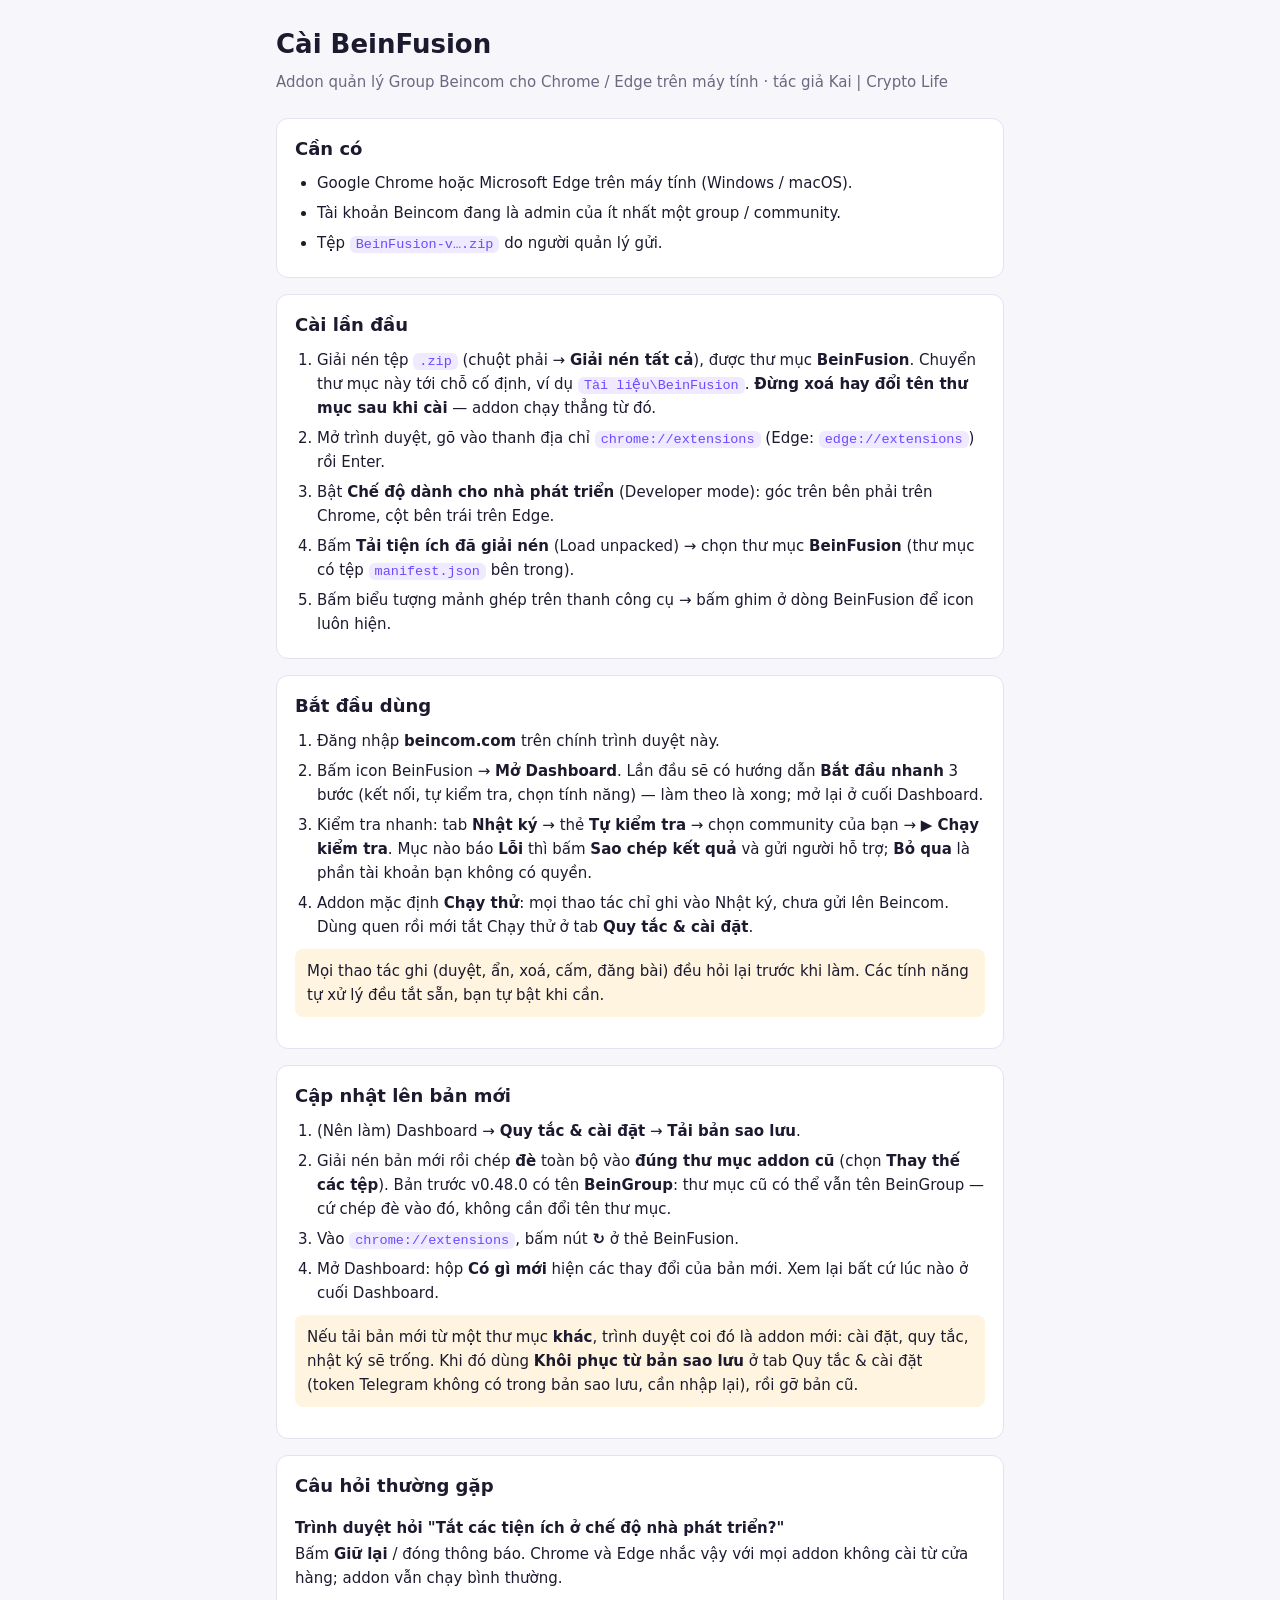
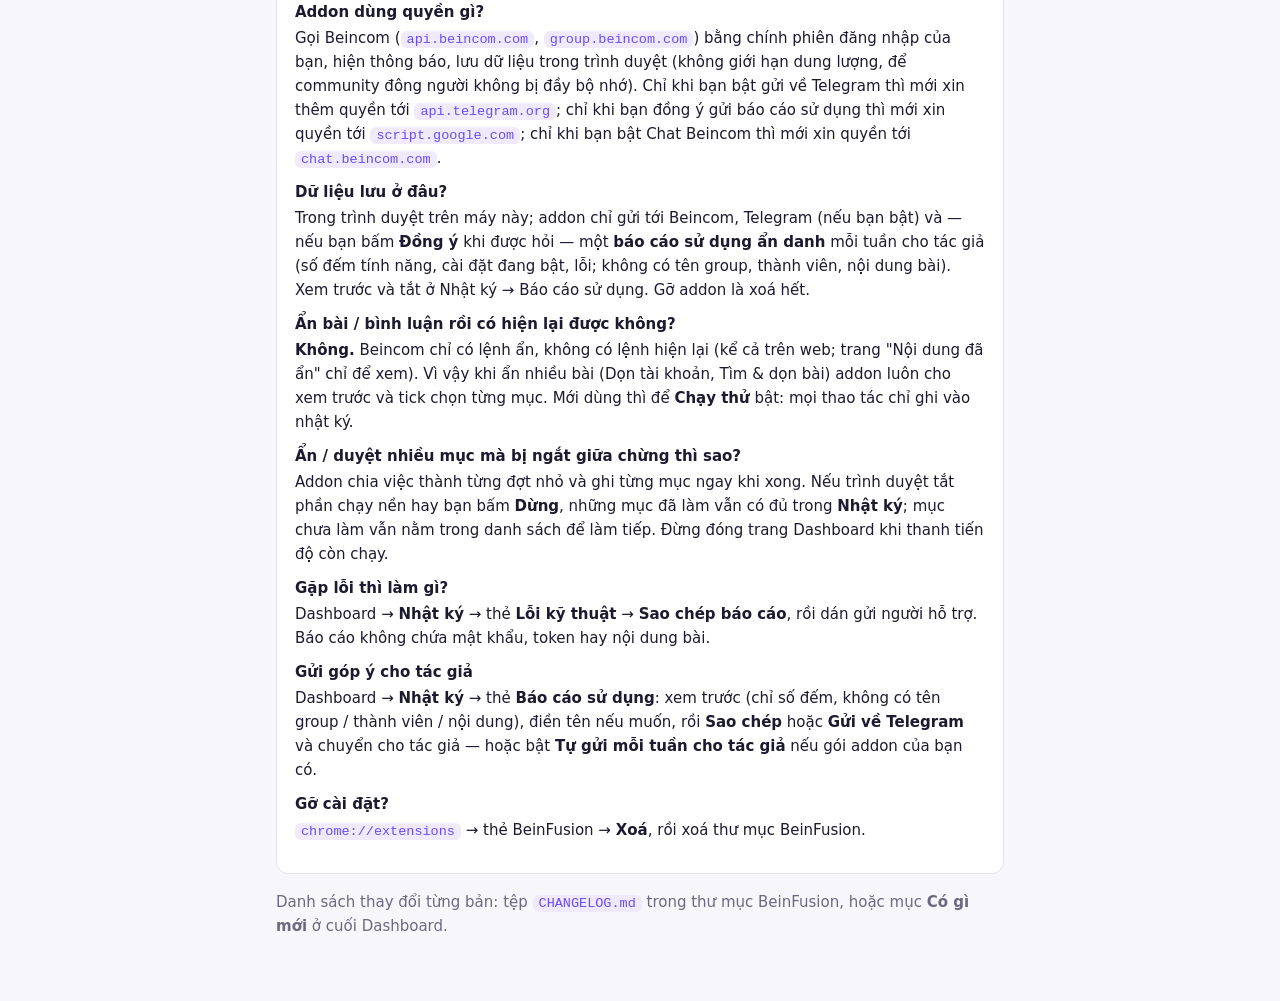
<file: HUONG-DAN-CAI.html>
<!doctype html>
<html lang="vi">
<head>
  <meta charset="utf-8" />
  <meta name="viewport" content="width=device-width, initial-scale=1" />
  <title>Cài BeinFusion</title>
  <style>
    :root { --bg: #f7f7fb; --surface: #fff; --fg: #1c1a2e; --muted: #6b6880; --border: #e4e2ef; --accent: #6d4aff; --accent-soft: #efeaff; --warn-soft: #fff4e0; }
    @media (prefers-color-scheme: dark) {
      :root { --bg: #14131c; --surface: #1d1b28; --fg: #ecebf5; --muted: #a29fb8; --border: #2f2c40; --accent: #a58bff; --accent-soft: #2b2545; --warn-soft: #3a2f17; }
    }
    * { box-sizing: border-box; }
    body { margin: 0; background: var(--bg); color: var(--fg); font: 15px/1.6 system-ui, -apple-system, "Segoe UI", Roboto, sans-serif; }
    main { max-width: 760px; margin: 0 auto; padding: 24px 16px 48px; }
    h1 { font-size: 26px; margin: 0 0 4px; }
    .sub { color: var(--muted); margin: 0 0 24px; }
    section { background: var(--surface); border: 1px solid var(--border); border-radius: 12px; padding: 16px 18px; margin-bottom: 16px; }
    h2 { font-size: 18px; margin: 0 0 8px; }
    ol, ul { padding-left: 22px; margin: 6px 0; }
    li { margin: 6px 0; }
    code { background: var(--accent-soft); color: var(--accent); padding: 1px 6px; border-radius: 6px; font: 13.5px ui-monospace, Consolas, monospace; }
    .note { background: var(--warn-soft); border-radius: 8px; padding: 10px 12px; margin-top: 10px; }
    .muted { color: var(--muted); }
    dt { font-weight: 600; margin-top: 10px; }
    dd { margin: 2px 0 0; }
  </style>
</head>
<body>
  <main>
    <h1>Cài BeinFusion</h1>
    <p class="sub">Addon quản lý Group Beincom cho Chrome / Edge trên máy tính · tác giả Kai | Crypto Life</p>

    <section>
      <h2>Cần có</h2>
      <ul>
        <li>Google Chrome hoặc Microsoft Edge trên máy tính (Windows / macOS).</li>
        <li>Tài khoản Beincom đang là admin của ít nhất một group / community.</li>
        <li>Tệp <code>BeinFusion-v….zip</code> do người quản lý gửi.</li>
      </ul>
    </section>

    <section>
      <h2>Cài lần đầu</h2>
      <ol>
        <li>Giải nén tệp <code>.zip</code> (chuột phải → <b>Giải nén tất cả</b>), được thư mục <b>BeinFusion</b>. Chuyển thư mục này tới chỗ cố định, ví dụ <code>Tài liệu\BeinFusion</code>. <b>Đừng xoá hay đổi tên thư mục sau khi cài</b> — addon chạy thẳng từ đó.</li>
        <li>Mở trình duyệt, gõ vào thanh địa chỉ <code>chrome://extensions</code> (Edge: <code>edge://extensions</code>) rồi Enter.</li>
        <li>Bật <b>Chế độ dành cho nhà phát triển</b> (Developer mode): góc trên bên phải trên Chrome, cột bên trái trên Edge.</li>
        <li>Bấm <b>Tải tiện ích đã giải nén</b> (Load unpacked) → chọn thư mục <b>BeinFusion</b> (thư mục có tệp <code>manifest.json</code> bên trong).</li>
        <li>Bấm biểu tượng mảnh ghép trên thanh công cụ → bấm ghim ở dòng BeinFusion để icon luôn hiện.</li>
      </ol>
    </section>

    <section>
      <h2>Bắt đầu dùng</h2>
      <ol>
        <li>Đăng nhập <b>beincom.com</b> trên chính trình duyệt này.</li>
        <li>Bấm icon BeinFusion → <b>Mở Dashboard</b>. Lần đầu sẽ có hướng dẫn <b>Bắt đầu nhanh</b> 3 bước (kết nối, tự kiểm tra, chọn tính năng) — làm theo là xong; mở lại ở cuối Dashboard.</li>
        <li>Kiểm tra nhanh: tab <b>Nhật ký</b> → thẻ <b>Tự kiểm tra</b> → chọn community của bạn → <b>▶ Chạy kiểm tra</b>. Mục nào báo <b>Lỗi</b> thì bấm <b>Sao chép kết quả</b> và gửi người hỗ trợ; <b>Bỏ qua</b> là phần tài khoản bạn không có quyền.</li>
        <li>Addon mặc định <b>Chạy thử</b>: mọi thao tác chỉ ghi vào Nhật ký, chưa gửi lên Beincom. Dùng quen rồi mới tắt Chạy thử ở tab <b>Quy tắc &amp; cài đặt</b>.</li>
      </ol>
      <p class="note">Mọi thao tác ghi (duyệt, ẩn, xoá, cấm, đăng bài) đều hỏi lại trước khi làm. Các tính năng tự xử lý đều tắt sẵn, bạn tự bật khi cần.</p>
    </section>

    <section>
      <h2>Cập nhật lên bản mới</h2>
      <ol>
        <li>(Nên làm) Dashboard → <b>Quy tắc &amp; cài đặt</b> → <b>Tải bản sao lưu</b>.</li>
        <li>Giải nén bản mới rồi chép <b>đè</b> toàn bộ vào <b>đúng thư mục addon cũ</b> (chọn <b>Thay thế các tệp</b>). Bản trước v0.48.0 có tên <b>BeinGroup</b>: thư mục cũ có thể vẫn tên BeinGroup — cứ chép đè vào đó, không cần đổi tên thư mục.</li>
        <li>Vào <code>chrome://extensions</code>, bấm nút <b>↻</b> ở thẻ BeinFusion.</li>
        <li>Mở Dashboard: hộp <b>Có gì mới</b> hiện các thay đổi của bản mới. Xem lại bất cứ lúc nào ở cuối Dashboard.</li>
      </ol>
      <p class="note">Nếu tải bản mới từ một thư mục <b>khác</b>, trình duyệt coi đó là addon mới: cài đặt, quy tắc, nhật ký sẽ trống. Khi đó dùng <b>Khôi phục từ bản sao lưu</b> ở tab Quy tắc &amp; cài đặt (token Telegram không có trong bản sao lưu, cần nhập lại), rồi gỡ bản cũ.</p>
    </section>

    <section>
      <h2>Câu hỏi thường gặp</h2>
      <dl>
        <dt>Trình duyệt hỏi "Tắt các tiện ích ở chế độ nhà phát triển?"</dt>
        <dd>Bấm <b>Giữ lại</b> / đóng thông báo. Chrome và Edge nhắc vậy với mọi addon không cài từ cửa hàng; addon vẫn chạy bình thường.</dd>
        <dt>Addon dùng quyền gì?</dt>
        <dd>Gọi Beincom (<code>api.beincom.com</code>, <code>group.beincom.com</code>) bằng chính phiên đăng nhập của bạn, hiện thông báo, lưu dữ liệu trong trình duyệt (không giới hạn dung lượng, để community đông người không bị đầy bộ nhớ). Chỉ khi bạn bật gửi về Telegram thì mới xin thêm quyền tới <code>api.telegram.org</code>; chỉ khi bạn đồng ý gửi báo cáo sử dụng thì mới xin quyền tới <code>script.google.com</code>; chỉ khi bạn bật Chat Beincom thì mới xin quyền tới <code>chat.beincom.com</code>.</dd>
        <dt>Dữ liệu lưu ở đâu?</dt>
        <dd>Trong trình duyệt trên máy này; addon chỉ gửi tới Beincom, Telegram (nếu bạn bật) và — nếu bạn bấm <b>Đồng ý</b> khi được hỏi — một <b>báo cáo sử dụng ẩn danh</b> mỗi tuần cho tác giả (số đếm tính năng, cài đặt đang bật, lỗi; không có tên group, thành viên, nội dung bài). Xem trước và tắt ở Nhật ký → Báo cáo sử dụng. Gỡ addon là xoá hết.</dd>
        <dt>Ẩn bài / bình luận rồi có hiện lại được không?</dt>
        <dd><b>Không.</b> Beincom chỉ có lệnh ẩn, không có lệnh hiện lại (kể cả trên web; trang "Nội dung đã ẩn" chỉ để xem). Vì vậy khi ẩn nhiều bài (Dọn tài khoản, Tìm &amp; dọn bài) addon luôn cho xem trước và tick chọn từng mục. Mới dùng thì để <b>Chạy thử</b> bật: mọi thao tác chỉ ghi vào nhật ký.</dd>
        <dt>Ẩn / duyệt nhiều mục mà bị ngắt giữa chừng thì sao?</dt>
        <dd>Addon chia việc thành từng đợt nhỏ và ghi từng mục ngay khi xong. Nếu trình duyệt tắt phần chạy nền hay bạn bấm <b>Dừng</b>, những mục đã làm vẫn có đủ trong <b>Nhật ký</b>; mục chưa làm vẫn nằm trong danh sách để làm tiếp. Đừng đóng trang Dashboard khi thanh tiến độ còn chạy.</dd>
        <dt>Gặp lỗi thì làm gì?</dt>
        <dd>Dashboard → <b>Nhật ký</b> → thẻ <b>Lỗi kỹ thuật</b> → <b>Sao chép báo cáo</b>, rồi dán gửi người hỗ trợ. Báo cáo không chứa mật khẩu, token hay nội dung bài.</dd>
        <dt>Gửi góp ý cho tác giả</dt>
        <dd>Dashboard → <b>Nhật ký</b> → thẻ <b>Báo cáo sử dụng</b>: xem trước (chỉ số đếm, không có tên group / thành viên / nội dung), điền tên nếu muốn, rồi <b>Sao chép</b> hoặc <b>Gửi về Telegram</b> và chuyển cho tác giả — hoặc bật <b>Tự gửi mỗi tuần cho tác giả</b> nếu gói addon của bạn có.</dd>
        <dt>Gỡ cài đặt?</dt>
        <dd><code>chrome://extensions</code> → thẻ BeinFusion → <b>Xoá</b>, rồi xoá thư mục BeinFusion.</dd>
      </dl>
    </section>
    <p class="muted">Danh sách thay đổi từng bản: tệp <code>CHANGELOG.md</code> trong thư mục BeinFusion, hoặc mục <b>Có gì mới</b> ở cuối Dashboard.</p>
  </main>
</body>
</html>
</file>
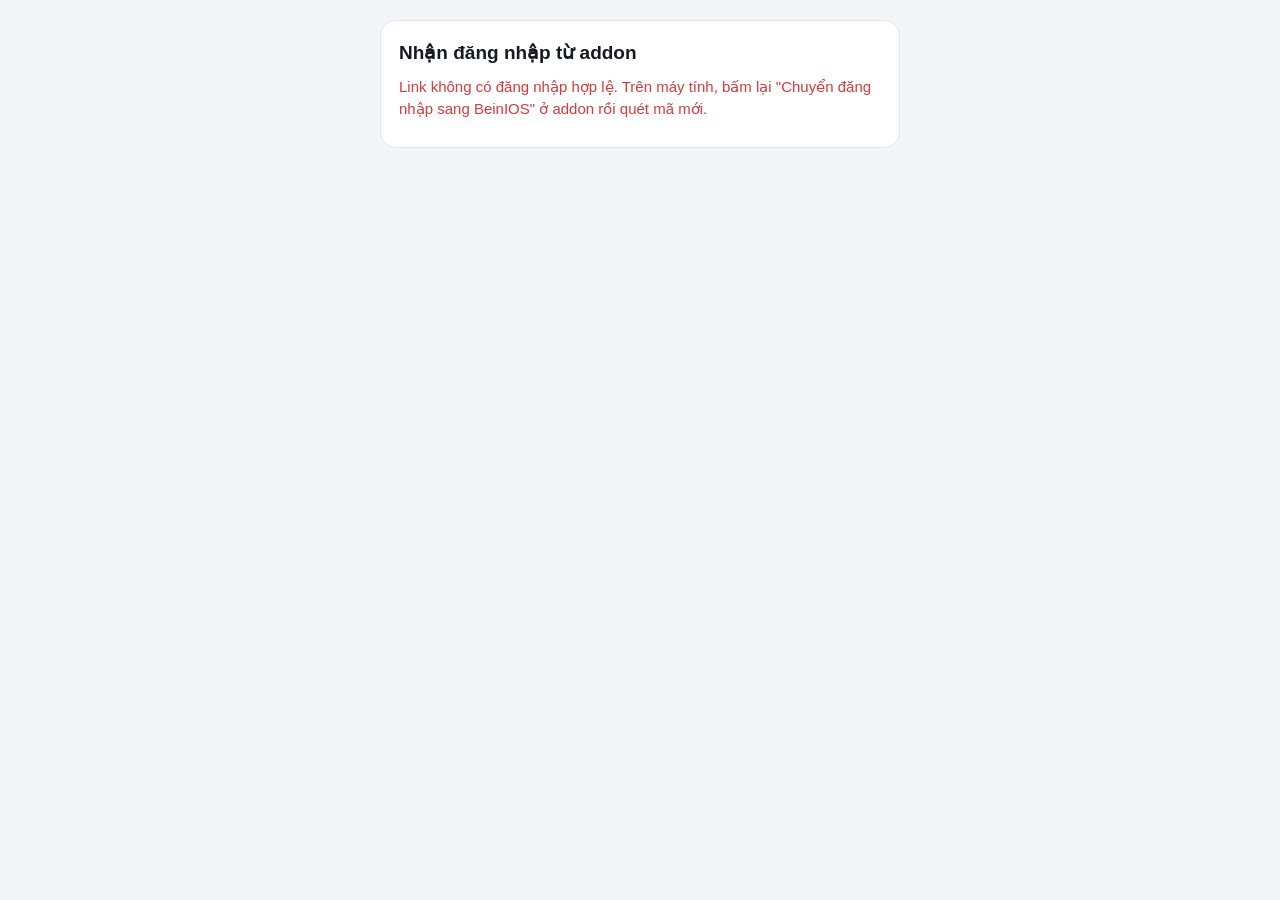
<file: nhap.html>
<!doctype html>
<html lang="vi">
<head>
  <meta charset="utf-8" />
  <meta name="viewport" content="width=device-width, initial-scale=1, viewport-fit=cover" />
  <meta name="referrer" content="no-referrer" />
  <title>Nhận đăng nhập · BeinIOS</title>
  <link rel="icon" href="icons/icon48.png" />
  <!-- Trang mở khi quét mã QR của addon (Cài đặt → Chuyển đăng nhập sang BeinIOS). Đăng nhập nằm sau dấu # nên không gửi
       lên máy chủ nào; trang xoá nó khỏi thanh địa chỉ ngay khi mở. -->
  <script>
    window.__BEIN_IMPORT__ = true;
    window.__beinTransfer = location.hash.slice(1);
    if (location.hash) history.replaceState(null, '', location.pathname);
  </script>
  <script src="pwa-shim.js"></script>
  <style>
    :root { --bg: #f4f5f9; --card: #fff; --line: #e3e5ee; --text: #171a24; --sub: #5d6375; --accent: #6b3fe7; --ok: #12a150; --bad: #d93a3a; color-scheme: light; }
    @media (prefers-color-scheme: dark) {
      :root { --bg: #0f1117; --card: #191c26; --line: #2b2f3d; --text: #eef0f6; --sub: #9aa1b5; --accent: #9d7bff; color-scheme: dark; }
    }
    * { box-sizing: border-box; }
    body { margin: 0; background: var(--bg); color: var(--text); font: 15px/1.5 -apple-system, BlinkMacSystemFont, 'Segoe UI', Roboto, Arial, sans-serif; padding: calc(20px + env(safe-area-inset-top, 0px)) 16px 32px; }
    .card { max-width: 520px; margin: 0 auto; background: var(--card); border: 1px solid var(--line); border-radius: 16px; padding: 18px; }
    h1 { font-size: 19px; margin: 0 0 6px; }
    p { margin: 8px 0; }
    .sub { color: var(--sub); font-size: 13.5px; }
    .ok { color: var(--ok); }
    .bad { color: var(--bad); }
    .btn { display: block; width: 100%; margin-top: 12px; padding: 13px 14px; border-radius: 12px; border: 1px solid var(--line); background: var(--card); color: var(--text); font: 600 15px/1.2 inherit; font-family: inherit; text-align: center; text-decoration: none; cursor: pointer; }
    .btn.primary { background: var(--accent); border-color: var(--accent); color: #fff; }
    ol { padding-left: 20px; margin: 8px 0; }
    li { margin: 4px 0; }
  </style>
</head>
<body>
  <main class="card">
    <h1>Nhận đăng nhập từ addon</h1>
    <p id="info" class="sub">Đang đọc…</p>
    <div id="actions" hidden>
      <button type="button" class="btn primary" id="copy">Chép để dán vào ứng dụng BeinIOS</button>
      <p id="copied" class="sub" hidden></p>
      <ol class="sub">
        <li>Mở <b>BeinIOS</b> từ biểu tượng trên Màn hình chính.</li>
        <li>Vào <b>Cài đặt</b> → bấm <b>Dán từ addon</b> (iPhone hỏi Dán thì bấm Dán).</li>
      </ol>
      <button type="button" class="btn" id="here">Dùng BeinIOS ngay trong Safari</button>
      <p class="sub">Đoạn này là chìa khoá tài khoản Beincom: đóng trang sau khi xong, đừng gửi cho người khác.</p>
    </div>
  </main>
  <script>
    (async () => {
      const PWA = window.BeinPWA;
      const $ = (id) => document.getElementById(id);
      const bad = (msg) => {
        $('info').className = 'bad';
        $('info').textContent = msg;
      };
      const raw = window.__beinTransfer || '';
      window.__beinTransfer = '';
      let text = raw;
      // Mã QR ngắn của addon (chuyển nhanh qua proxy): lấy bản mã hoá về rồi giải ngay trên máy này
      const ho = PWA.parseTransfer(raw) ? null : PWA.parseHandoff(raw);
      if (ho) {
        $('info').textContent = 'Đang lấy đăng nhập từ proxy…';
        try {
          text = await PWA.openHandoff(ho);
        } catch (e) {
          const why = {
            gone: 'Mã đã dùng hoặc đã quá 5 phút. Trên máy tính, bấm lại "Chuyển đăng nhập sang BeinIOS" ở addon rồi quét mã mới.',
            network: 'Không gọi được proxy — kiểm tra mạng rồi quét lại mã.',
            no_store: 'Proxy chưa có kho chuyển nhanh — cần proxy bản 2.1.0 trở lên (repo BeinIOS mới nhất).',
            decrypt: 'Không giải mã được — tạo mã mới ở addon rồi quét lại.',
          };
          return bad(why[e.code] || 'Không lấy được đăng nhập: ' + (e.message || e));
        }
      }
      const data = PWA.parseTransfer(text);
      if (!data) return bad('Link không có đăng nhập hợp lệ. Trên máy tính, bấm lại "Chuyển đăng nhập sang BeinIOS" ở addon rồi quét mã mới.');
      const n = (k) => Object.keys(data[k]).length;
      const when = data.at ? new Date(data.at).toLocaleString('vi-VN', { hour: '2-digit', minute: '2-digit', day: '2-digit', month: '2-digit' }) : '';
      $('info').className = 'ok';
      $('info').textContent = `Đã nhận đăng nhập Beincom${when ? ' tạo lúc ' + when : ''}: ${n('api')} cookie Beincom · ${n('chat')} cookie Chat${n('auth') ? ' · ' + n('auth') + ' cookie máy chủ đăng nhập' : ''}.`;
      $('actions').hidden = false;
      $('copy').onclick = async () => {
        try {
          await navigator.clipboard.writeText(text);
          $('copied').hidden = false;
          $('copied').className = 'ok';
          $('copied').textContent = 'Đã chép. Mở BeinIOS từ Màn hình chính → Cài đặt → Dán từ addon.';
        } catch {
          $('copied').hidden = false;
          $('copied').className = 'bad';
          $('copied').textContent = 'Không chép được — thử bấm lại.';
        }
      };
      // Ứng dụng trên Màn hình chính có kho dữ liệu riêng với Safari; nút này chỉ để dùng BeinIOS trong chính Safari
      $('here').onclick = async () => {
        const { net } = PWA.shared();
        await net.load();
        const proxy = !net.config.proxyUrl && ho?.proxy ? { proxyUrl: ho.proxy } : {};
        await net.saveConfig({ jars: { api: data.api, chat: data.chat, auth: data.auth }, savedAt: Date.now(), status: null, ...proxy });
        text = '';
        location.href = 'index.html';
      };
    })();
  </script>
</body>
</html>
</file>
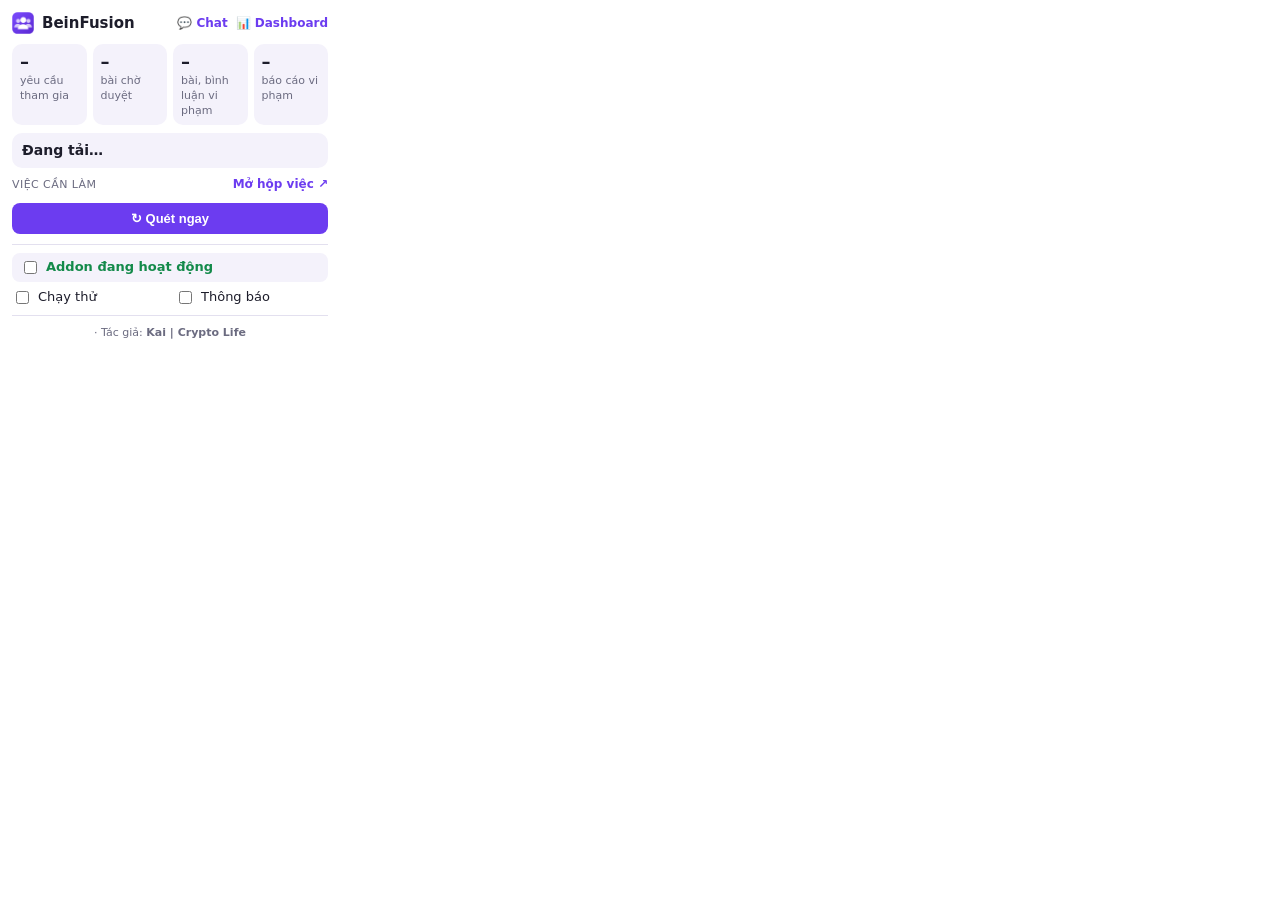
<file: popup.html>
<!doctype html>
<html lang="vi">
<head>
  <meta charset="utf-8" />
  <title>BeinFusion</title>
  <link rel="stylesheet" href="popup.css" />
</head>
<body>
  <header>
    <img src="icons/icon48.png" alt="" width="22" height="22" />
    <h1>BeinFusion</h1>
    <a href="chat.html" target="_blank" class="dash" title="Mở trang Chat">💬 Chat</a>
    <a href="#" id="open-dashboard" class="dash" title="Mở Dashboard">📊 Dashboard</a>
  </header>

  <div id="dry-note" class="note" hidden>Đang <b>chạy thử</b>: duyệt/từ chối chỉ ghi nhật ký, chưa gửi lên Beincom.</div>

  <section class="stats">
    <div class="stat"><span class="num" id="requests">–</span><span class="label">yêu cầu tham gia</span></div>
    <div class="stat"><span class="num" id="posts">–</span><span class="label">bài chờ duyệt</span></div>
    <div class="stat"><span class="num" id="flagged">–</span><span class="label">bài, bình luận vi phạm</span></div>
    <div class="stat"><span class="num" id="reports">–</span><span class="label">báo cáo vi phạm</span></div>
  </section>

  <section class="card">
    <div class="status" id="status">Đang tải…</div>
    <div class="sub" id="last-scan"></div>
  </section>

  <section>
    <div class="label label-row"><span>Việc cần làm</span><a id="open-todo" target="_blank">Mở hộp việc ↗</a></div>
    <ul id="todo"></ul>
  </section>

  <button id="scan" class="primary">↻ Quét ngay</button>

  <section class="settings">
    <label class="master" id="master"><input type="checkbox" id="active" /> <b id="master-text">Addon đang hoạt động</b></label>
    <div class="grid">
      <label title="Chỉ ghi nhật ký, không gửi duyệt/từ chối lên Beincom"><input type="checkbox" id="dryRun" /> Chạy thử</label>
      <label title="Báo khi có yêu cầu tham gia, bài chờ duyệt, bài vi phạm hoặc báo cáo mới"><input type="checkbox" id="notify" /> Thông báo</label>
    </div>
  </section>

  <!-- Hỏi lại trước khi tắt Chạy thử lúc đang bật tự xử lý (popup.js askDryOff); Esc = giữ Chạy thử -->
  <dialog id="dry-ask" class="ask" role="alertdialog" aria-labelledby="dry-ask-title" aria-describedby="dry-ask-text">
    <form method="dialog">
      <div class="ask-title" id="dry-ask-title">Tắt Chạy thử?</div>
      <div id="dry-ask-text">
        Đang bật tự xử lý:
        <ul id="dry-ask-list"></ul>
        Từ lần quét tới, addon sẽ gửi thật lên Beincom. <b class="ask-warn" id="dry-ask-warn">Ẩn và từ chối không hoàn tác được.</b>
      </div>
      <div class="ask-actions">
        <button value="keep" id="dry-ask-keep" class="keep" autofocus>Giữ Chạy thử</button>
        <button value="off" id="dry-ask-off" class="danger">Tắt Chạy thử</button>
      </div>
    </form>
  </dialog>

  <footer>
    <div class="ver"><span id="version"></span> · Tác giả: <b>Kai | Crypto Life</b></div>
  </footer>

  <!-- Chỉ phần lõi: số đếm đọc từ gói popupInfo nền ghi sẵn; lib/*.js chỉ nạp khi chưa có gói (popup.js loadLib) -->
  <script src="common.js"></script>
  <script src="popup.js"></script>
</body>
</html>
</file>
<file: chat.css>
/* BeinFusion — trang Chat. Cùng bảng màu với Dashboard (sáng / tối theo hệ thống). */
:root {
  --bg: #f4f2fb;
  --surface: #ffffff;
  --surface-2: #faf9fe;
  --fg: #1d1d2b;
  --muted: #6b6b80;
  --border: #e7e3f2;
  --accent: #6c3cf0;
  --accent-2: #8f63ff;
  --accent-soft: #eee8ff;
  --accent-fg: #ffffff;
  --err: #c62828;
  --err-soft: #fde4e4;
  --ok: #138a4a;
  --mention: #fff3c4;
  --mention-fg: #7a5200;
  --bubble-other: #ffffff;
  --bubble-me: #ebe4ff;
  --bubble-me-line: #dcd0ff;
  --shadow-1: 0 1px 2px rgba(25, 18, 60, .06), 0 1px 1px rgba(25, 18, 60, .04);
  --shadow-2: 0 12px 32px rgba(40, 24, 110, .16);
  --radius: 18px;
}
@media (prefers-color-scheme: dark) {
  :root {
    --bg: #101018;
    --surface: #1a1925;
    --surface-2: #15141f;
    --fg: #ececf3;
    --muted: #9b9ab2;
    --border: #2b2a3a;
    --accent: #9a74ff;
    --accent-2: #b597ff;
    --accent-soft: #2a2347;
    --accent-fg: #ffffff;
    --err: #ff6b6b;
    --err-soft: #3c1d1d;
    --ok: #4cc983;
    --mention: #4a3a10;
    --mention-fg: #ffd77a;
    --bubble-other: #23222f;
    --bubble-me: #2e2650;
    --bubble-me-line: #3b3168;
    --shadow-1: none;
    --shadow-2: 0 12px 32px rgba(0, 0, 0, .5);
  }
}

* { box-sizing: border-box; }
html, body { height: 100%; }
body {
  margin: 0;
  background: var(--bg);
  color: var(--fg);
  font: 14px/1.45 system-ui, -apple-system, "Segoe UI", Roboto, sans-serif;
  -webkit-font-smoothing: antialiased;
  overflow: hidden;
}
a { color: var(--accent); }
button { font: inherit; color: inherit; cursor: pointer; }
button:disabled { cursor: not-allowed; opacity: .5; }
svg { width: 20px; height: 20px; fill: currentColor; flex: none; }
[hidden] { display: none !important; }

.app {
  display: grid;
  grid-template-columns: minmax(280px, 340px) 1fr;
  height: 100vh;
  height: 100dvh;
}

/* ---------- Thanh bên ---------- */
.side {
  display: flex;
  flex-direction: column;
  min-height: 0;
  background: var(--surface);
  border-right: 1px solid var(--border);
}
.side-head { display: flex; align-items: center; justify-content: space-between; padding: 16px 16px 10px; }
.brand { display: flex; align-items: center; gap: 10px; }
.brand img { border-radius: 9px; }
.head-actions { display: flex; gap: 2px; }
.brand b { display: block; font-size: 18px; letter-spacing: -.01em; line-height: 1.1; }
.brand span { font-size: 12px; color: var(--muted); }
.icon-btn {
  display: inline-grid;
  place-items: center;
  width: 36px;
  height: 36px;
  border-radius: 10px;
  border: 0;
  background: transparent;
  color: var(--muted);
  text-decoration: none;
  transition: background .15s, color .15s;
}
.icon-btn:hover { background: var(--accent-soft); color: var(--accent); }
.icon-btn.sm { width: 26px; height: 26px; border-radius: 8px; font-size: 12px; }
.icon-btn:focus-visible, .chips button:focus-visible, .item:focus-visible, .send:focus-visible { outline: 2px solid var(--accent); outline-offset: 2px; }

.search {
  display: flex;
  align-items: center;
  gap: 8px;
  margin: 0 16px 10px;
  padding: 0 12px;
  height: 40px;
  border-radius: 12px;
  background: var(--surface-2);
  border: 1px solid var(--border);
  color: var(--muted);
}
.search:focus-within { border-color: var(--accent); box-shadow: 0 0 0 3px var(--accent-soft); }
.search svg { width: 18px; height: 18px; }
.search input { flex: 1; min-width: 0; border: 0; outline: 0; background: transparent; color: var(--fg); font: inherit; }

.chips { display: flex; gap: 6px; padding: 0 16px 10px; }
.chips button {
  border: 1px solid var(--border);
  background: var(--surface);
  border-radius: 999px;
  padding: 5px 12px;
  font-size: 12.5px;
  color: var(--muted);
  transition: all .15s;
}
.chips button.on { background: var(--accent); border-color: var(--accent); color: var(--accent-fg); font-weight: 600; }
.chip-n:not(:empty)::before { content: '· '; }

.list { flex: 1; overflow-y: auto; padding: 4px 8px 12px; scrollbar-width: thin; }
.sec { margin-top: 6px; }
.sec-head {
  display: flex;
  align-items: center;
  gap: 6px;
  width: 100%;
  border: 0;
  background: none;
  padding: 10px 8px 6px;
  font-size: 11.5px;
  font-weight: 700;
  letter-spacing: .04em;
  text-transform: uppercase;
  color: var(--muted);
  text-align: left;
}
.sec-head svg { width: 14px; height: 14px; transition: transform .15s; }
.sec.closed .sec-head svg { transform: rotate(-90deg); }
.sec.closed .sec-items { display: none; }
.sec-title { min-width: 0; overflow: hidden; white-space: nowrap; text-overflow: ellipsis; }
.sec-head .pin { display: inline-flex; color: var(--accent); }
.sec-head .pin svg { width: 12px; height: 12px; transform: none; }
.more-btn {
  display: block;
  width: calc(100% - 16px);
  margin: 4px 8px 2px;
  padding: 7px 10px;
  border: 1px dashed var(--border);
  border-radius: 10px;
  background: none;
  color: var(--accent);
  font-size: 12.5px;
  font-weight: 600;
  text-align: center;
}
.more-btn:hover { background: var(--surface-2); border-style: solid; }
/* Khung chờ lúc mới mở trang */
.item.skel { pointer-events: none; }
.sk-av, .sk-line { display: block; background: var(--surface-2); animation: sk 1.1s ease-in-out infinite alternate; animation-delay: var(--d, 0ms); }
.sk-av { width: 44px; height: 44px; border-radius: 50%; }
.sk-line { height: 11px; width: 70%; border-radius: 6px; margin: 4px 0; }
.sk-line.short { width: 42%; }
@keyframes sk { from { opacity: .45; } to { opacity: 1; } }
@media (prefers-reduced-motion: reduce) { .sk-av, .sk-line { animation: none; } }
.item {
  display: grid;
  grid-template-columns: 44px 1fr auto;
  gap: 10px;
  align-items: center;
  width: 100%;
  padding: 8px;
  border: 0;
  border-radius: 14px;
  background: transparent;
  text-align: left;
  transition: background .12s;
}
.item:hover, .tl-entry:hover { background: var(--surface-2); }
.item.sel, .tl-entry.sel { background: var(--accent-soft); }
.item-main { min-width: 0; }
.item-title { display: block; overflow: hidden; white-space: nowrap; text-overflow: ellipsis; font-weight: 500; }
.item.unread .item-title, .tl-entry.unread .item-title { font-weight: 700; }
/* Mục Thread đầu danh sách, trang Thread đang theo dõi */
.tl-entry { display: grid; grid-template-columns: 44px 1fr auto; gap: 10px; align-items: center; width: 100%; margin-top: 4px; padding: 8px; border: 0; border-radius: 14px; background: transparent; text-align: left; transition: background .12s; }
.tl-ic { display: grid; place-items: center; width: 44px; height: 44px; background: var(--accent-soft); color: var(--accent); }
.tl-ic svg { width: 22px; height: 22px; fill: currentColor; }
.tview { display: flex; flex-direction: column; flex: 1; min-height: 0; }
.tv-head .back { display: none; }
.conv-title .tv-long { display: inline; font-size: inherit; color: inherit; }
.tv-chips { display: flex; gap: 6px; }
.tv-list { flex: 1; min-height: 0; overflow-y: auto; padding: 12px 20px 20px; }
.tv-list > * { max-width: 860px; margin-left: auto; margin-right: auto; }
.tcard { display: flex; gap: 12px; width: 100%; margin-bottom: 8px; padding: 12px 14px; border: 1px solid var(--border); border-radius: 16px; background: var(--surface); color: var(--fg); text-align: left; box-shadow: var(--shadow-1); transition: border-color .12s; }
.tcard:hover { border-color: var(--accent); }
.tcard.unread { border-left: 3px solid var(--accent); }
.tcard:focus-visible { outline: 2px solid var(--accent); outline-offset: 2px; }
.tc-main { display: flex; flex-direction: column; gap: 3px; flex: 1; min-width: 0; }
.tc-top { display: flex; align-items: center; gap: 8px; font-size: 12px; color: var(--muted); }
.tc-where { flex: 1; min-width: 0; overflow: hidden; white-space: nowrap; text-overflow: ellipsis; font-weight: 600; }
.tcard.unread .tc-where { color: var(--accent); }
.tc-text { display: -webkit-box; -webkit-line-clamp: 2; -webkit-box-orient: vertical; overflow: hidden; font-size: 13.5px; overflow-wrap: anywhere; }
.tc-text .vb svg { width: 13px; height: 13px; }
.tc-meta { display: flex; align-items: center; gap: 8px; margin-top: 2px; font-size: 12px; color: var(--muted); }
.item-sub { display: block; overflow: hidden; white-space: nowrap; text-overflow: ellipsis; font-size: 12.5px; color: var(--muted); }
.item-side { display: flex; flex-direction: column; align-items: flex-end; gap: 4px; }
.item-time { font-size: 11.5px; color: var(--muted); white-space: nowrap; }
.item.unread .item-time { color: var(--accent); font-weight: 600; }
.badge {
  min-width: 20px;
  height: 20px;
  padding: 0 6px;
  border-radius: 999px;
  background: var(--accent);
  color: var(--accent-fg);
  font-size: 11.5px;
  font-weight: 700;
  line-height: 20px;
  text-align: center;
}
.badge.at { background: var(--err); }
.list-empty { padding: 30px 16px; text-align: center; color: var(--muted); font-size: 13px; }
.side-foot { display: flex; align-items: center; gap: 10px; padding: 12px 16px; border-top: 1px solid var(--border); font-size: 13px; cursor: pointer; }
.side-foot:hover { background: var(--hover, rgba(0, 0, 0, 0.03)); }
.side-foot:empty { cursor: default; }
.side-foot .who { min-width: 0; }
.side-foot .who b, .side-foot .who span { display: block; overflow: hidden; white-space: nowrap; text-overflow: ellipsis; }
.side-foot .who span { color: var(--muted); font-size: 12px; }
.dot { width: 8px; height: 8px; border-radius: 50%; background: var(--ok); margin-left: auto; flex: none; }
.dot.off { background: var(--muted); }

/* ---------- Ảnh đại diện ---------- */
.avatar {
  position: relative;
  display: grid;
  place-items: center;
  width: 44px;
  height: 44px;
  border-radius: 50%;
  overflow: hidden;
  flex: none;
  color: #fff;
  font-weight: 700;
  font-size: 16px;
  background: var(--av, linear-gradient(135deg, #8f63ff, #5b2fe0));
}
.avatar.ch { border-radius: 14px; }
.avatar.sm { width: 32px; height: 32px; font-size: 13px; }
.avatar.lg { width: 42px; height: 42px; }
.avatar.xl { width: 64px; height: 64px; font-size: 22px; }
.msg > .avatar, #conv-avatar[title] { cursor: pointer; }
.nm-btn { padding: 0; border: 0; background: none; color: inherit; font: inherit; cursor: pointer; }
.nm-btn:hover { text-decoration: underline; }
.nm-btn:focus-visible { outline: 2px solid var(--accent); outline-offset: 2px; border-radius: 4px; }
/* Hồ sơ người dùng (bấm tên) */
.person { width: min(440px, calc(100% - 24px)); max-height: calc(100dvh - 40px); padding: 0; border: 1px solid var(--border); border-radius: 20px; background: var(--surface); color: var(--fg); box-shadow: var(--shadow-2); }
.person::backdrop { background: rgba(16, 12, 40, .45); backdrop-filter: blur(2px); }
.pc-head { display: flex; align-items: center; gap: 14px; padding: 18px 14px 12px 18px; }
.pc-who { flex: 1; min-width: 0; }
.pc-who b { display: flex; align-items: center; font-size: 17px; }
.pc-who .nm { min-width: 0; overflow: hidden; white-space: nowrap; text-overflow: ellipsis; }
.pc-who > span { display: block; margin-top: 2px; font-size: 12.5px; color: var(--muted); }
.pc-body { display: flex; flex-direction: column; gap: 12px; padding: 0 18px 18px; overflow-y: auto; }
.pc-links, .pc-actions { display: flex; flex-wrap: wrap; gap: 8px; }
.pc-btn { display: inline-flex; align-items: center; gap: 6px; padding: 7px 12px; border: 1px solid var(--border); border-radius: 10px; background: var(--surface); color: var(--fg); font-size: 13px; font-weight: 600; text-decoration: none; }
.pc-btn:hover { border-color: var(--accent); color: var(--accent); }
.pc-btn.danger { border-color: var(--err); color: var(--err); }
.pc-btn.danger:hover { background: var(--err); color: #fff; }
.pc-btn:disabled { opacity: .6; }
/* Hồ sơ cá nhân (bấm chính mình) */
.pc-rows { list-style: none; margin: 4px 0 0; padding: 0; border: 1px solid var(--border); border-radius: 10px; overflow: hidden; }
.pc-rows li { display: flex; align-items: center; gap: 10px; padding: 8px 12px; font-size: 13.5px; }
.pc-rows li + li { border-top: 1px solid var(--border); }
.pc-rows .k { flex: 1; min-width: 0; overflow: hidden; white-space: nowrap; text-overflow: ellipsis; }
.pc-rows .v { color: var(--muted); text-align: right; }
.pc-rows .v.ok { color: var(--ok, #138a4a); }
.pc-rows .v.warn { color: var(--warn, #a86400); }
.pc-rows .v.bad { color: var(--err); }
.pc-copy { padding: 3px 9px; border: 1px solid var(--border); border-radius: 8px; background: var(--surface); color: var(--fg); font-size: 12px; cursor: pointer; }
.pc-sec { padding: 10px 12px; border-radius: 12px; background: var(--surface-2); font-size: 13px; }
.pc-sec h4 { margin: 0 0 6px; font-size: 12px; letter-spacing: .03em; text-transform: uppercase; color: var(--muted); }
.pc-sec .muted, .pc-events .muted { color: var(--muted); }
.pc-vio { font-weight: 700; color: #e67700; }
.pc-vio.bad { color: var(--err); }
.pc-events { margin: 6px 0 0; padding-left: 18px; }
.pc-events li + li { margin-top: 3px; }
.pc-events a { color: var(--accent); }
/* Ghim */
.pin-tag { display: inline-flex; align-items: center; gap: 3px; margin-bottom: 4px; margin-right: 6px; padding: 1px 6px; border-radius: 5px; background: rgba(245, 159, 0, .16); color: #b35c00; font-size: 10.5px; font-weight: 700; }
.pin-tag svg { width: 12px; height: 12px; fill: currentColor; }
.pin-btn { position: relative; width: auto; min-width: 36px; padding: 0 6px; gap: 2px; grid-auto-flow: column; }
.pin-btn svg { width: 18px; height: 18px; fill: currentColor; }
.pin-btn.has { color: #e67700; }
#pinned-n { font-size: 12px; font-weight: 700; }
#pinned-n:empty { display: none; }
.pins .msg { margin-top: 10px; }
/* Gợi ý @tên */
.mention-pop { position: fixed; z-index: 40; width: 320px; max-width: calc(100vw - 16px); max-height: 300px; overflow-y: auto; padding: 4px; border: 1px solid var(--border); border-radius: 12px; background: var(--surface); box-shadow: var(--shadow-2); }
.mi { display: grid; grid-template-columns: 24px 1fr; grid-template-rows: auto auto; column-gap: 8px; align-items: center; padding: 6px 8px; border-radius: 8px; cursor: pointer; }
.mi .avatar { grid-row: span 2; }
.mi.on, .mi:hover { background: var(--accent-soft); }
.mi-name { display: flex; align-items: center; min-width: 0; font-size: 13.5px; font-weight: 600; overflow: hidden; white-space: nowrap; text-overflow: ellipsis; }
.mi-sub { min-width: 0; font-size: 12px; color: var(--muted); overflow: hidden; white-space: nowrap; text-overflow: ellipsis; }
.mi-at { background: var(--accent); font-size: 12px; }
/* Bản nháp, sửa tin */
.item-sub.draft { color: var(--accent); font-style: italic; }
.reply.editing { background: rgba(245, 159, 0, .14); color: #b35c00; }
/* Biểu cảm dưới tin */
.reacts { display: flex; flex-wrap: wrap; gap: 4px; margin: 4px 4px 0; }
.msg.me .reacts { justify-content: flex-end; }
.rc { display: inline-flex; align-items: center; gap: 4px; height: 26px; padding: 0 8px; border: 1px solid var(--border); border-radius: 999px; background: var(--surface); color: var(--fg); font-size: 12.5px; font-weight: 600; }
.rc:hover { border-color: var(--accent); }
.rc.mine { border-color: var(--accent); background: var(--accent-soft); color: var(--accent); }
.rc-e { font-size: 15px; line-height: 1; }
.rc.add { width: 26px; padding: 0; justify-content: center; color: var(--muted); opacity: 0; transition: opacity .12s; }
.msg:hover .rc.add, .rc.add:focus-visible { opacity: 1; }
.react-pop { position: fixed; z-index: 45; padding: 6px; border: 1px solid var(--border); border-radius: 14px; background: var(--surface); box-shadow: var(--shadow-2); }
.rp-quick { display: flex; flex-wrap: wrap; gap: 2px; }
.react-pop .emo { width: 36px; height: 36px; font-size: 21px; }
.react-pop .emoji-grid { margin-top: 4px; }
.rp-all { max-height: min(46vh, 340px); overflow-y: auto; margin-top: 6px; padding-top: 4px; border-top: 1px solid var(--border); }
.rp-sec-t { margin: 6px 4px 0; font-size: 11.5px; font-weight: 600; color: var(--muted); text-transform: uppercase; letter-spacing: .04em; }
/* Biểu cảm riêng của Beincom (ảnh): dưới tin, trong hộp chọn, trong chữ của tin */
.bemo { display: inline-block; width: 1.25em; height: 1.25em; object-fit: contain; vertical-align: -.25em; }
.rc-e .bemo { width: 18px; height: 18px; vertical-align: middle; }
.emo .bemo { width: 26px; height: 26px; vertical-align: middle; }
.etab .bemo { width: 20px; height: 20px; }
.bemo.cemo { width: 1.45em; height: 1.45em; }
/* Tìm tin nhắn */
.s-form { display: flex; flex-direction: column; gap: 8px; padding: 12px 14px; border-bottom: 1px solid var(--border); }
.s-form input { width: 100%; padding: 9px 12px; border: 1px solid var(--border); border-radius: 12px; background: var(--bg); color: var(--fg); font: inherit; }
.s-form input:focus { outline: 0; border-color: var(--accent); }
.s-scope { display: flex; gap: 6px; }
.s-scope button:disabled { opacity: .5; }
.s-item { margin-bottom: 10px; }
.s-where { margin: 0 0 2px 54px; font-size: 11.5px; font-weight: 600; color: var(--accent); }
.s-item .msg { margin-top: 0; }
.avatar.xs { width: 22px; height: 22px; font-size: 9px; border: 2px solid var(--surface); }
/* Huy hiệu cạnh tên: tích xác minh, kim cương Premium */
.vb { display: inline-flex; flex: none; margin-left: 3px; vertical-align: -2px; }
.vb svg { width: 15px; height: 15px; }
.vb.ok svg { fill: #7c3aed; }
.vb.sub svg { fill: #868e96; }
.vb.pr svg { fill: #f59f00; }
.vb.pr.lifetime svg { fill: #e8590c; }
.msg-name .vb svg { width: 13px; height: 13px; }
.item-title, .conv-title b { display: flex !important; align-items: center; min-width: 0; }
.item-title .nm, .conv-title .nm { min-width: 0; overflow: hidden; white-space: nowrap; text-overflow: ellipsis; }
/* Tên trong tiêu đề cuộc trò chuyện: không theo cỡ chữ của dòng phụ (.conv-title span) */
.conv-title b .nm { display: block; font-size: inherit; color: inherit; }
.conv-title b .vb { display: inline-flex; }
/* Thanh thread dưới tin: người tham gia, số bình luận, theo dõi */
.tbar { display: flex; align-items: center; gap: 8px; margin: 4px 0 2px 8px; font-size: 12.5px; }
.msg.me .tbar { margin: 4px 8px 2px 0; }
.tbar-people { display: inline-flex; }
.tbar-people .avatar + .avatar { margin-left: -6px; }
.tbar-n { display: inline-flex; align-items: center; gap: 4px; padding: 2px 6px; border: 0; border-radius: 6px; background: none; color: var(--accent); font-weight: 600; }
.tbar-n svg { width: 14px; height: 14px; fill: currentColor; }
.tbar-n:hover { background: var(--accent-soft); }
.tbar-follow { padding: 2px 6px; border: 0; border-left: 1px solid var(--border); border-radius: 0; background: none; color: var(--muted); }
.tbar-follow:hover { color: var(--fg); }
.tbar-follow.on { color: var(--fg); }
/* Khung bình luận (thread) */
.thread { position: relative; display: flex; flex-direction: column; min-width: 0; min-height: 0; background: var(--surface); border-left: 1px solid var(--border); }
/* Cạnh trái của khung: kéo để đổi độ rộng */
.side-grip { position: absolute; top: 0; bottom: 0; left: -4px; z-index: 3; width: 8px; cursor: col-resize; touch-action: none; outline: 0; }
.side-grip::after { content: ''; position: absolute; top: 0; bottom: 0; left: 3px; width: 2px; border-radius: 2px; background: transparent; transition: background .15s; }
.side-grip:hover::after, .side-grip:focus-visible::after, body.side-resizing .side-grip::after { background: var(--accent); }
body.side-resizing { cursor: col-resize; user-select: none; }
.app.side-max .side-grip { display: none; }
#t-max[aria-pressed="true"] { color: var(--accent); }
.t-head { display: flex; align-items: center; gap: 8px; padding: 12px 12px 12px 18px; border-bottom: 1px solid var(--border); }
.t-title { flex: 1; min-width: 0; }
.t-title b { display: block; font-size: 15px; }
.t-title span { display: block; font-size: 12px; color: var(--muted); overflow: hidden; white-space: nowrap; text-overflow: ellipsis; }
.t-follow { padding: 6px 12px; border: 1px solid var(--border); border-radius: 999px; background: var(--surface); color: var(--fg); font-size: 12.5px; font-weight: 600; white-space: nowrap; }
.t-follow.on { border-color: var(--accent); background: var(--accent-soft); color: var(--accent); }
.t-body { flex: 1; min-height: 0; overflow-y: auto; padding: 12px 14px; }
.t-body .msg-col { max-width: min(88%, 640px); }
.t-sep { display: flex; align-items: center; gap: 10px; margin: 14px 0 4px; font-size: 12px; font-weight: 700; color: var(--muted); }
.t-sep::after { content: ''; flex: 1; height: 1px; background: var(--border); }
.t-composer { padding: 8px 12px 12px; border-top: 1px solid var(--border); }
.t-box { display: flex; flex-direction: column; align-items: stretch; gap: 4px; padding: 6px 6px 6px 12px; border: 1px solid var(--border); border-radius: 16px; background: var(--bg); }
.t-edit { display: flex; min-width: 0; }
.t-edit .preview { max-height: 160px; padding: 7px 0; }
.t-fmt { flex-wrap: wrap; gap: 2px; padding-top: 2px; border-top: 1px solid var(--border); }
.t-fmt .sep { flex: none; width: 1px; height: 18px; margin: 0 4px; background: var(--border); }
.t-tools { display: flex; align-items: center; gap: 2px; margin-left: -6px; }
.t-fill { flex: 1; }
.t-tools .send { margin-left: 4px; }
.t-composer { position: relative; }
.t-composer > .pop { position: absolute; z-index: 20; max-width: calc(100% - 16px); margin: 0; border: 1px solid var(--border); border-radius: 14px; background: var(--surface); box-shadow: var(--shadow-2); }
.t-composer.drop .t-box { border-color: var(--accent); border-style: dashed; background: var(--accent-soft); }
.t-box:focus-within { border-color: var(--accent); }
.t-box textarea { flex: 1; min-width: 0; max-height: 160px; padding: 7px 0; border: 0; outline: 0; resize: none; background: transparent; color: var(--fg); font: inherit; line-height: 1.45; }
.t-box .send { width: 36px; height: 36px; border-radius: 12px; }
.t-box .send svg { width: 18px; height: 18px; }
.app.thread-open { grid-template-columns: minmax(280px, 340px) minmax(0, 1fr) var(--side-w, 400px); }
/* Phóng to: khung bình luận phủ phần cuộc trò chuyện (cuộc trò chuyện giữ nguyên chỗ cuộn bên dưới) */
@media (min-width: 1181px) {
  .app.thread-open.side-max { grid-template-columns: minmax(280px, 340px) minmax(0, 1fr); }
  .app.side-max > .conv, .app.side-max > aside.thread { grid-column: 2; grid-row: 1; }
  .app.side-max > aside.thread { z-index: 5; border-left: 0; }
}
.app.side-max.thread-open > .conv { visibility: hidden; }
.app.side-max .t-body > *, .app.side-max .t-composer > * { max-width: 860px; margin-left: auto; margin-right: auto; }
@media (max-width: 1180px) {
  .app.thread-open { grid-template-columns: minmax(280px, 340px) 1fr; }
  .thread { position: fixed; top: 0; right: 0; bottom: 0; z-index: 30; width: min(var(--side-w, 420px), 100vw); box-shadow: var(--shadow-2); }
  .app.side-max .thread { width: 100vw; }
}
.avatar img { position: absolute; inset: 0; width: 100%; height: 100%; object-fit: cover; }
.avatar .lock {
  position: absolute;
  right: -2px;
  bottom: -2px;
  width: 18px;
  height: 18px;
  border-radius: 50%;
  display: grid;
  place-items: center;
  background: var(--surface);
  color: var(--muted);
}
.avatar .lock svg { width: 11px; height: 11px; }

/* ---------- Cuộc trò chuyện ---------- */
.conv {
  position: relative;
  display: flex;
  flex-direction: column;
  min-width: 0;
  min-height: 0;
  background:
    radial-gradient(1200px 400px at 100% -10%, var(--accent-soft), transparent 60%),
    var(--bg);
}
.conv-head {
  display: flex;
  align-items: center;
  gap: 12px;
  padding: 12px 20px;
  background: color-mix(in srgb, var(--surface) 88%, transparent);
  backdrop-filter: blur(10px);
  border-bottom: 1px solid var(--border);
  z-index: 2;
}
.conv-head .back { display: none; }
.conv-title { flex: 1; min-width: 0; }
.conv-title b { display: block; font-size: 16px; overflow: hidden; white-space: nowrap; text-overflow: ellipsis; }
.conv-title span { display: block; font-size: 12.5px; color: var(--muted); overflow: hidden; white-space: nowrap; text-overflow: ellipsis; }

.msgs { flex: 1; overflow-y: auto; padding: 18px 20px 10px; scrollbar-width: thin; overscroll-behavior: contain; }
#msg-list { display: flex; flex-direction: column; max-width: 860px; margin: 0 auto; }
.older {
  display: block;
  margin: 0 auto 12px;
  border: 1px solid var(--border);
  background: var(--surface);
  border-radius: 999px;
  padding: 6px 16px;
  font-size: 12.5px;
  color: var(--muted);
}
.older:hover:not(:disabled) { color: var(--accent); border-color: var(--accent); }
.day {
  align-self: center;
  margin: 14px 0 8px;
  padding: 4px 12px;
  border-radius: 999px;
  background: color-mix(in srgb, var(--surface) 80%, transparent);
  border: 1px solid var(--border);
  font-size: 12px;
  font-weight: 600;
  color: var(--muted);
  position: sticky;
  top: 0;
  z-index: 1;
  backdrop-filter: blur(6px);
}
.unread-line {
  display: flex;
  align-items: center;
  gap: 10px;
  margin: 10px 0;
  font-size: 12px;
  font-weight: 700;
  color: var(--accent);
}
.unread-line::before, .unread-line::after { content: ''; flex: 1; height: 1px; background: var(--accent); opacity: .45; }
.sys { align-self: center; margin: 6px 0; font-size: 12.5px; color: var(--muted); font-style: italic; text-align: center; max-width: 80%; }

.msg { position: relative; display: flex; gap: 10px; align-items: flex-end; margin-top: 2px; animation: rise .18s ease-out; }
.msg.first { margin-top: 12px; }
.msg .avatar { visibility: hidden; }
.msg.last .avatar { visibility: visible; }
.msg.me { flex-direction: row-reverse; }
.msg.me .avatar { display: none; }
.msg.me .msg-name { display: none; }
.msg-col { display: flex; flex-direction: column; align-items: flex-start; max-width: min(72%, 620px); min-width: 0; }
.msg.me .msg-col { align-items: flex-end; }
.msg-name { margin: 0 0 3px 12px; font-size: 12.5px; font-weight: 700; color: var(--name, var(--accent)); }
.msg-name time { margin-left: 6px; font-weight: 500; color: var(--muted); font-size: 11.5px; }
.bubble {
  position: relative;
  padding: 8px 12px 6px;
  border-radius: var(--radius);
  background: var(--bubble-other);
  box-shadow: var(--shadow-1);
  overflow-wrap: anywhere;
  white-space: pre-wrap;
}
.msg:not(.me).first .bubble { border-top-left-radius: 6px; }
.msg:not(.me):not(.first) .bubble { border-top-left-radius: 6px; }
.msg:not(.me):not(.last) .bubble { border-bottom-left-radius: 6px; }
/* Tin của mình: nền tím nhạt, chữ màu thường (dễ đọc khung trích, @tên, link, ảnh biểu cảm Beincom) */
.msg.me .bubble {
  background: var(--bubble-me);
  color: var(--fg);
  box-shadow: inset 0 0 0 1px var(--bubble-me-line);
  border-top-right-radius: 6px;
}
.msg.me:not(.last) .bubble { border-bottom-right-radius: 6px; }
.bubble .meta { display: inline-flex; gap: 4px; margin-left: 8px; float: right; margin-top: 6px; font-size: 11px; color: var(--muted); white-space: nowrap; }
.bubble code { font: 12.5px ui-monospace, Consolas, monospace; padding: 1px 5px; border-radius: 6px; background: rgba(127, 127, 160, .16); }
.mention { padding: 0 3px; border-radius: 5px; background: var(--accent-soft); color: var(--accent); font-weight: 600; }
.msg.me .mention { background: color-mix(in srgb, var(--accent) 14%, transparent); }
.mention.mine { background: var(--mention); color: var(--mention-fg); }
.msg.mentioned:not(.me) .bubble { box-shadow: 0 0 0 2px var(--mention), var(--shadow-1); }
.quote {
  display: block;
  margin: 2px 0 6px;
  padding: 4px 8px;
  border-left: 3px solid var(--accent);
  border-radius: 6px;
  background: rgba(127, 127, 160, .1);
  font-size: 12.5px;
  color: var(--muted);
  cursor: pointer;
  white-space: nowrap;
  overflow: hidden;
  text-overflow: ellipsis;
  max-width: 100%;
}
.deleted .bubble { font-style: italic; color: var(--muted); background: transparent; border: 1px dashed var(--border); box-shadow: none; }
.msg.me.deleted .bubble { color: var(--muted); }
.flash .bubble { animation: flash 1.2s ease-out; }
/* Tin đang gửi (hiện ngay, chờ máy chủ) */
.msg.pending .bubble { opacity: .6; }

.files { display: flex; flex-wrap: wrap; gap: 6px; margin-top: 6px; }
.files:first-child { margin-top: 0; }
.shot {
  display: block;
  max-width: 280px;
  max-height: 260px;
  border-radius: 12px;
  overflow: hidden;
  background: center / cover no-repeat var(--mini, rgba(127, 127, 160, .15));
}
.shot img { display: block; max-width: 280px; max-height: 260px; object-fit: cover; }
.file-chip {
  display: inline-flex;
  align-items: center;
  gap: 6px;
  padding: 6px 10px;
  border-radius: 10px;
  background: rgba(127, 127, 160, .12);
  color: inherit;
  text-decoration: none;
  font-size: 12.5px;
  max-width: 260px;
}
.file-chip span { overflow: hidden; white-space: nowrap; text-overflow: ellipsis; }

.tools {
  position: absolute;
  top: -14px;
  right: 8px;
  /* vị trí thật do placeTools (chat/conv.js) đặt sát bong bóng khi rê chuột */
  display: none;
  gap: 2px;
  padding: 3px;
  border-radius: 10px;
  background: var(--surface);
  border: 1px solid var(--border);
  box-shadow: var(--shadow-2);
  z-index: 3;
}
.msg.me .tools { right: auto; left: auto; }
.msg:hover .tools, .msg:focus-within .tools { display: flex; }
.tools button { position: relative; display: grid; place-items: center; width: 28px; height: 26px; border: 0; background: transparent; border-radius: 7px; padding: 0; color: var(--muted); }
.tools button svg { width: 17px; height: 17px; fill: currentColor; }
/* Ghi chú khi rê chuột (hiện ngay, dưới nút) */
.tools button[data-tip]::after { content: attr(data-tip); position: absolute; top: calc(100% + 6px); left: 50%; transform: translateX(-50%); padding: 3px 8px; border-radius: 6px; background: #1d1c2b; color: #fff; font-size: 11.5px; font-weight: 500; white-space: nowrap; pointer-events: none; opacity: 0; transition: opacity .1s; z-index: 6; }
.tools button[data-tip]:hover::after, .tools button[data-tip]:focus-visible::after { opacity: 1; }
.reply.quoting { color: var(--accent); }
.tools button:hover { background: var(--accent-soft); color: var(--accent); }
.tools button.del:hover { background: var(--err-soft); color: var(--err); }

.jump {
  position: absolute;
  right: 24px;
  bottom: 104px;
  display: inline-flex;
  align-items: center;
  gap: 6px;
  padding: 8px 12px;
  border: 0;
  border-radius: 999px;
  background: var(--accent);
  color: var(--accent-fg);
  font-weight: 700;
  box-shadow: var(--shadow-2);
  z-index: 4;
}
.jump svg { width: 18px; height: 18px; }
.jump span:empty { display: none; }

/* ---------- Ô gõ tin ---------- */
.composer { padding: 10px 20px 14px; }
/* Lời mời trò chuyện */
.req-bar { display: flex; flex-wrap: wrap; align-items: center; gap: 8px 12px; margin-bottom: 8px; padding: 10px 12px; border: 1px solid var(--border); border-radius: 14px; background: var(--surface); font-size: 13.5px; }
.req-bar p { flex: 1 1 260px; margin: 0; color: var(--fg); }
.req-actions { display: flex; gap: 8px; }
.req-actions button { padding: 7px 14px; border: 1px solid var(--border); border-radius: 10px; background: var(--surface); color: var(--fg); font-weight: 600; }
.req-actions button.primary { border-color: var(--accent); background: var(--accent); color: var(--accent-fg); }
.req-actions button:disabled { opacity: .6; }
.req-actions button:focus-visible { outline: 2px solid var(--accent); outline-offset: 2px; }
.sec-head.tabs { display: flex; align-items: center; gap: 2px; padding: 6px 4px 4px; }
.sec-tog { display: inline-grid; place-items: center; width: 24px; height: 24px; border: 0; border-radius: 6px; background: none; color: var(--muted); }
.sec-tog:hover { background: var(--surface-2); }
.sec-tog svg { width: 14px; height: 14px; transition: transform .15s; }
.sec.closed .sec-tog svg { transform: rotate(-90deg); }
.sec-tabs { display: flex; gap: 4px; min-width: 0; }
.sec-tabs .tab { display: inline-flex; align-items: center; gap: 6px; padding: 5px 10px; border: 0; border-radius: 999px; background: none; color: var(--muted); font-size: 11.5px; font-weight: 700; letter-spacing: .04em; text-transform: uppercase; white-space: nowrap; }
.sec-tabs .tab:hover { background: var(--surface-2); }
.sec-tabs .tab.on { background: var(--accent-soft); color: var(--accent); }
.sec-tabs .tab.hot:not(.on) .sec-n { background: var(--accent); color: var(--accent-fg); }
.sec-tabs .tab:focus-visible, .sec-tog:focus-visible { outline: 2px solid var(--accent); outline-offset: 1px; }
.sec-empty { padding: 10px 12px 12px; color: var(--muted); font-size: 12.5px; }
.sec-n { min-width: 18px; padding: 0 5px; border-radius: 999px; background: var(--accent-soft); color: var(--accent); font-size: 11px; line-height: 18px; text-align: center; letter-spacing: 0; }
.composer > * { max-width: 860px; margin-left: auto; margin-right: auto; }
.reply {
  display: flex;
  align-items: center;
  gap: 8px;
  margin-bottom: 6px;
  padding: 6px 8px 6px 12px;
  border-radius: 12px;
  background: var(--accent-soft);
  color: var(--accent);
  font-size: 12.5px;
}
.reply svg { width: 16px; height: 16px; }
.reply span { flex: 1; min-width: 0; overflow: hidden; white-space: nowrap; text-overflow: ellipsis; }
.box {
  display: flex;
  flex-direction: column;
  gap: 2px;
  padding: 8px 8px 6px 14px;
  border-radius: 18px;
  background: var(--surface);
  border: 1px solid var(--border);
  box-shadow: var(--shadow-2);
}
.box:focus-within { border-color: var(--accent); }
.composer.drop .box { border-color: var(--accent); border-style: dashed; background: var(--accent-soft); }
.box-top { display: flex; flex-direction: column; gap: 6px; }
.box-edit { display: flex; align-items: flex-start; gap: 6px; }
.box textarea {
  flex: 1;
  min-width: 0;
  max-height: 200px;
  padding: 6px 0;
  border: 0;
  outline: 0;
  resize: none;
  background: transparent;
  color: var(--fg);
  font: inherit;
  line-height: 1.45;
}
.preview { flex: 1; min-width: 0; max-height: 200px; overflow: auto; padding: 6px 0; cursor: text; white-space: pre-wrap; overflow-wrap: anywhere; }
.preview .muted { color: var(--muted); }
.box-tools { display: flex; align-items: center; justify-content: space-between; gap: 6px; min-width: 0; }
.fmt-wrap, .fmt, .tools-right { display: flex; align-items: center; gap: 2px; min-width: 0; }
.fmt { flex: none; }
.fmt-wrap { flex: 1; overflow-x: auto; scrollbar-width: none; }
.tools-right { flex: none; }
.tb {
  display: inline-grid;
  place-items: center;
  flex: none;
  width: 32px;
  height: 32px;
  border: 0;
  border-radius: 8px;
  background: transparent;
  color: var(--muted);
  font-size: 14px;
  transition: background .12s, color .12s;
}
.tb svg { width: 18px; height: 18px; fill: currentColor; }
.tb:hover { background: var(--surface-2); color: var(--fg); }
.tb.on { background: var(--accent-soft); color: var(--accent); }
.tb.important { color: #1c7ed6; }
.tb.urgent { color: var(--err); }
.tb:focus-visible { outline: 2px solid var(--accent); outline-offset: 1px; }
.tb.aa { width: auto; padding: 0 8px; font-weight: 600; font-size: 13px; }
.box .sep { flex: none; width: 1px; height: 18px; margin: 0 4px; background: var(--border); }
.box-tools .send { width: 36px; height: 36px; margin-left: 4px; border-radius: 12px; }
.box-tools .send svg { width: 18px; height: 18px; }
/* Độ ưu tiên đang chọn (trên ô gõ) và nhãn ưu tiên trong tin */
.prio-chip { display: inline-flex; align-self: flex-start; align-items: center; gap: 4px; padding: 2px 4px 2px 8px; border-radius: 6px; font-size: 11px; font-weight: 700; letter-spacing: .03em; }
.prio-chip svg, .prio svg { width: 13px; height: 13px; fill: currentColor; }
.prio-chip button { border: 0; background: none; color: inherit; font-size: 11px; padding: 0 4px; opacity: .7; }
.prio-chip.important, .prio.important { background: rgba(28, 126, 214, .14); color: #1c7ed6; }
.prio-chip.urgent, .prio.urgent { background: rgba(224, 49, 49, .14); color: var(--err); }
.prio { display: inline-flex; align-items: center; gap: 4px; margin-bottom: 4px; padding: 1px 6px; border-radius: 5px; font-size: 10.5px; font-weight: 700; letter-spacing: .04em; white-space: nowrap; }
.prio + * { display: block; }
/* Tệp đính kèm đang soạn */
.attach-list { display: flex; flex-wrap: wrap; gap: 6px; }
.att { display: flex; align-items: center; gap: 8px; max-width: 240px; padding: 4px 4px 4px 4px; border: 1px solid var(--border); border-radius: 10px; background: var(--surface-2); }
.att img, .att-ic { flex: none; width: 36px; height: 36px; border-radius: 7px; object-fit: cover; }
.att-ic { display: grid; place-items: center; background: var(--accent-soft); color: var(--accent); }
.att-ic svg { width: 18px; height: 18px; fill: currentColor; }
.att-main { min-width: 0; display: flex; flex-direction: column; }
.att-name { overflow: hidden; white-space: nowrap; text-overflow: ellipsis; font-size: 12.5px; font-weight: 600; }
.att small { font-size: 11px; color: var(--muted); }
.att.up small, .att.wait small { color: var(--accent); }
.att.err { border-color: var(--err); }
.att.err small { color: var(--err); white-space: nowrap; overflow: hidden; text-overflow: ellipsis; }
.att.up img, .att.wait img { opacity: .55; }
.att-x { flex: none; width: 24px; height: 24px; border: 0; border-radius: 6px; background: none; color: var(--muted); font-size: 12px; }
.att-x:hover { background: var(--surface); color: var(--fg); }
/* Hộp nổi: độ ưu tiên, emoji */
.composer { position: relative; }
.composer > .pop { position: absolute; z-index: 20; max-width: calc(100% - 16px); margin: 0; border: 1px solid var(--border); border-radius: 14px; background: var(--surface); box-shadow: var(--shadow-2); }
.prio-menu { min-width: 240px; padding: 6px 0; }
.pop-title { padding: 8px 14px 10px; border-bottom: 1px solid var(--border); margin-bottom: 4px; font-size: 13px; font-weight: 700; }
.prio-menu button { display: flex; align-items: center; gap: 10px; width: 100%; padding: 8px 14px; border: 0; background: none; color: var(--fg); font-size: 13.5px; text-align: left; }
.prio-menu button:hover, .prio-menu button:focus-visible { background: var(--surface-2); outline: 0; }
.prio-menu button > svg { width: 18px; height: 18px; fill: var(--muted); }
.prio-menu button.important > svg { fill: #1c7ed6; }
.prio-menu button.urgent > svg { fill: var(--err); }
.prio-menu button span { flex: 1; }
.prio-menu .ck { display: none; }
.prio-menu .ck svg { width: 16px; height: 16px; fill: var(--accent); }
.prio-menu button[aria-checked='true'] .ck { display: inline-flex; }
.emoji-pop { width: 320px; padding: 8px; }
.emoji-tabs { display: flex; gap: 2px; padding-bottom: 6px; margin-bottom: 6px; border-bottom: 1px solid var(--border); }
.etab { width: 34px; height: 30px; padding: 0; border: 0; border-radius: 8px; background: none; font-size: 17px; opacity: .7; }
.etab.on, .etab:hover { opacity: 1; background: var(--surface-2); }
.emoji-grid { display: grid; grid-template-columns: repeat(8, minmax(0, 1fr)); gap: 2px; max-height: 210px; overflow-x: hidden; overflow-y: auto; }
.emo { min-width: 0; height: 34px; padding: 0; border: 0; border-radius: 8px; background: none; font-size: 20px; line-height: 1; }
.emo:hover, .emo:focus-visible { background: var(--surface-2); outline: 0; }
/* Nội dung Markdown trong tin / xem trước */
.md > :first-child { margin-top: 0; }
.md p, .md ul, .md ol, .md blockquote, .md pre, .md hr { margin: 0; }
.md > * + *, .md blockquote > * + * { margin-top: 6px; }
.md ul, .md ol { padding-left: 22px; }
.md li + li { margin-top: 2px; }
.md blockquote { padding: 2px 0 2px 10px; border-left: 3px solid var(--border); color: var(--muted); }
.msg.me .md blockquote { border-left-color: color-mix(in srgb, var(--accent) 40%, transparent); }
.md pre { overflow-x: auto; padding: 8px 10px; border-radius: 8px; background: rgba(127, 127, 160, .16); white-space: pre; }
.md pre code { padding: 0; background: none; }
.md .h { font-weight: 700; }
.md .h1 { font-size: 1.25em; }
.md .h2 { font-size: 1.15em; }
.md .h3 { font-size: 1.05em; }
.md hr { border: 0; border-top: 1px solid var(--border); }
.bubble s, .preview s { opacity: .8; }
.preview code { font: 12.5px ui-monospace, Consolas, monospace; padding: 1px 5px; border-radius: 6px; background: rgba(127, 127, 160, .16); }
.send {
  display: grid;
  place-items: center;
  width: 40px;
  height: 40px;
  border: 0;
  border-radius: 50%;
  background: linear-gradient(135deg, var(--accent-2), var(--accent));
  color: var(--accent-fg);
  transition: transform .12s, opacity .12s;
}
.send:not(:disabled):hover { transform: scale(1.06); }
.send:not(:disabled):active { transform: scale(.95); }
.hint { margin-top: 6px; text-align: center; font-size: 11.5px; color: var(--muted); }

/* ---------- Trống / chưa bật ---------- */
.empty { margin: auto; max-width: 420px; padding: 24px; text-align: center; }
.empty-art {
  display: grid;
  place-items: center;
  width: 92px;
  height: 92px;
  margin: 0 auto 16px;
  border-radius: 28px;
  background: linear-gradient(135deg, var(--accent-2), var(--accent));
  color: #fff;
  box-shadow: var(--shadow-2);
  transform: rotate(-6deg);
}
.empty-art svg { width: 44px; height: 44px; }
.empty h2 { margin: 0 0 6px; font-size: 20px; letter-spacing: -.01em; }
.empty p { margin: 0 0 16px; color: var(--muted); }
.primary {
  border: 0;
  border-radius: 12px;
  padding: 10px 18px;
  background: linear-gradient(135deg, var(--accent-2), var(--accent));
  color: var(--accent-fg);
  font-weight: 700;
  box-shadow: var(--shadow-2);
}

/* ---------- Hộp hỏi, thông báo ---------- */
.ask {
  width: min(420px, calc(100% - 32px));
  padding: 20px;
  border: 1px solid var(--border);
  border-radius: 18px;
  background: var(--surface);
  color: var(--fg);
  box-shadow: var(--shadow-2);
}
.ask::backdrop { background: rgba(16, 12, 40, .45); backdrop-filter: blur(2px); }
.ask h3 { margin: 0 0 8px; font-size: 16px; }
.ask p { margin: 0 0 10px; color: var(--muted); overflow-wrap: anywhere; }
.ask-note { font-size: 12.5px; color: var(--err) !important; }
.ask-actions { display: flex; justify-content: flex-end; gap: 8px; }
.ask-actions button { border: 1px solid var(--border); background: var(--surface); border-radius: 10px; padding: 8px 16px; }
.ask-actions .danger { border-color: var(--err); background: var(--err); color: #fff; font-weight: 600; }
.ask-actions .primary { border-color: var(--accent); background: var(--accent); color: var(--accent-fg); font-weight: 600; }
/* Cộng đồng con: thụt lề theo cấp (ảnh nhỏ hơn), đường nối cây từ tâm ảnh group cha.
   Cột i ở x = 3 + 27i: kênh chính (ảnh 44, lề 8) có tâm ở cột 1; mục cấp d (ảnh 34, lề 13 + 27d) có tâm ở cột d + 1 */
.item.sub { grid-template-columns: 34px 1fr auto; padding-left: calc(13px + var(--depth, 1) * 27px); }
.item.sub .avatar { width: 34px; height: 34px; border-radius: 11px; font-size: 13px; }
.item.tree { position: relative; }
.item .tl { --tl: color-mix(in srgb, var(--muted) 40%, transparent); position: absolute; left: calc(3px + var(--col) * 27px - .75px); width: 0; border-left: 1.5px solid var(--tl); pointer-events: none; }
.item .tl.rail { top: 0; bottom: 0; }
.item .tl.elbow { top: 0; bottom: 0; }
.item .tl.elbow::after { content: ''; position: absolute; left: -1.5px; top: calc(50% - .75px); width: 10px; border-top: 1.5px solid var(--tl); }
.item .tl.elbow.last { bottom: auto; height: 50%; width: 9px; border-bottom: 1.5px solid var(--tl); border-bottom-left-radius: 8px; }
.item .tl.elbow.last::after { content: none; }
.item .tl.down { top: calc(50% + 22px); bottom: 0; }
.item.sub .tl.down { top: calc(50% + 17px); }
/* Ảnh community ở đầu mục cộng đồng */
.sec-icon { width: 18px; height: 18px; border-radius: 6px; object-fit: cover; flex: none; }
/* Tin trả lời: khung trích tin được trả lời; thẻ xem trước link; link Beincom có tên */
.quote { display: flex; flex-direction: column; gap: 1px; width: 100%; min-width: 0; max-width: min(420px, 100%); margin: 0 0 6px; padding: 5px 9px; border: 0; border-left: 3px solid var(--accent); border-radius: 8px; background: rgba(108, 60, 240, .08); color: var(--fg); text-align: left; font: inherit; white-space: normal; cursor: pointer; }
.quote:hover { background: rgba(108, 60, 240, .14); }
.quote.gone { border-left-color: var(--muted); }
.q-who { display: flex; align-items: center; gap: 2px; font-size: 12.5px; font-weight: 700; color: var(--accent); }
.q-who svg { width: 13px; height: 13px; fill: currentColor; }
.q-text { font-size: 13px; color: var(--muted); overflow: hidden; display: -webkit-box; -webkit-line-clamp: 2; -webkit-box-orient: vertical; overflow-wrap: anywhere; }
.msg.me .quote { background: color-mix(in srgb, var(--surface) 75%, transparent); }
.msg.me .quote:hover { background: var(--surface); }
.msg.me a.blink { background: color-mix(in srgb, var(--accent) 12%, transparent); }
.og { display: flex; gap: 10px; max-width: 420px; margin-top: 6px; padding: 8px; border: 1px solid var(--border); border-radius: 10px; background: var(--surface); color: var(--fg); text-decoration: none; }
.og img { width: 72px; height: 72px; object-fit: cover; border-radius: 8px; flex: none; }
.og-body { display: flex; flex-direction: column; gap: 2px; min-width: 0; font-size: 13px; }
.og-site { font-size: 11.5px; color: var(--muted); text-transform: uppercase; }
.og-body b { overflow: hidden; display: -webkit-box; -webkit-line-clamp: 2; -webkit-box-orient: vertical; }
.og-desc { color: var(--muted); overflow: hidden; display: -webkit-box; -webkit-line-clamp: 2; -webkit-box-orient: vertical; }
a.blink { font-weight: 600; text-decoration: none; padding: 0 4px; border-radius: 6px; background: rgba(108, 60, 240, .08); overflow-wrap: anywhere; }
a.blink:hover { text-decoration: underline; }
/* Câu trả lời mẫu */
.replies { width: min(620px, calc(100% - 32px)); }
.rp-list { display: grid; gap: 10px; max-height: min(52vh, 460px); overflow-y: auto; margin: 0 0 10px; padding-right: 2px; }
.rp-row { display: grid; grid-template-columns: 1fr auto; gap: 6px; padding: 10px; border: 1px solid var(--border); border-radius: 12px; }
.rp-name, .rp-text { width: 100%; font: inherit; color: var(--fg); background: var(--bg); border: 1px solid var(--border); border-radius: 8px; padding: 6px 9px; }
.rp-name { font-weight: 600; }
.rp-text { grid-column: 1 / -1; resize: vertical; min-height: 54px; }
.rp-del { border: 0; background: none; color: var(--muted); border-radius: 8px; width: 32px; cursor: pointer; }
.rp-del:hover { background: var(--err); color: #fff; }
.rp-tools { display: flex; flex-wrap: wrap; gap: 8px; margin-bottom: 8px; }
.rp-tools button { border: 1px solid var(--border); background: var(--surface); color: var(--fg); border-radius: 10px; padding: 6px 12px; cursor: pointer; }
.rp-empty { text-align: center; padding: 16px 0; }
.mention-pop.slash .mi-sub { white-space: normal; display: -webkit-box; -webkit-line-clamp: 2; -webkit-box-orient: vertical; }
.mi-edit { background: var(--muted); }
/* Xem ảnh phóng to */
.viewer {
  width: 100vw;
  height: 100dvh;
  max-width: none;
  max-height: none;
  margin: 0;
  padding: 0;
  border: 0;
  background: #0b0b12;
  color: #f4f2fb;
  overflow: hidden;
}
.viewer[open] { display: grid; grid-template-rows: auto minmax(0, 1fr) auto; }
.viewer::backdrop { background: rgba(8, 8, 14, .6); }
.v-head { display: flex; align-items: center; gap: 8px; padding: 10px 12px 10px 18px; }
.v-info { flex: 1; min-width: 0; }
.v-info b, .v-info span { display: block; overflow: hidden; white-space: nowrap; text-overflow: ellipsis; }
.v-info b { font-size: 14px; }
.v-info span { font-size: 12.5px; color: rgba(244, 242, 251, .65); }
.v-count { font-size: 13px; font-variant-numeric: tabular-nums; color: rgba(244, 242, 251, .8); padding: 0 6px; }
.v-btn {
  display: inline-flex;
  align-items: center;
  gap: 6px;
  height: 36px;
  padding: 0 12px;
  border: 1px solid rgba(255, 255, 255, .18);
  border-radius: 10px;
  background: rgba(255, 255, 255, .06);
  color: inherit;
  font-size: 13px;
  text-decoration: none;
  white-space: nowrap;
}
.v-btn:hover { background: rgba(255, 255, 255, .16); }
.v-btn.icon { width: 36px; padding: 0; justify-content: center; }
.v-btn svg, .v-nav svg { width: 18px; height: 18px; fill: currentColor; }
.v-btn:focus-visible, .v-nav:focus-visible, .v-thumb:focus-visible { outline: 2px solid #9a74ff; outline-offset: 2px; }
.v-stage { display: flex; min-height: 0; padding: 0 64px 8px; overflow: hidden; touch-action: pan-y pinch-zoom; user-select: none; }
.v-stage img { margin: auto; max-width: 100%; max-height: 100%; object-fit: contain; border-radius: 6px; animation: v-in .18s ease-out; }
.v-stage img.blur { width: min(520px, 100%); height: auto; filter: blur(6px); }
.v-stage.can-zoom img { cursor: zoom-in; }
.v-stage.zoomed { overflow: auto; padding: 0; touch-action: auto; }
.v-stage.zoomed img { max-width: none; max-height: none; border-radius: 0; cursor: zoom-out; }
.v-note { position: absolute; left: 50%; bottom: 96px; transform: translateX(-50%); margin: 0; padding: 8px 14px; border-radius: 10px; background: rgba(0, 0, 0, .6); font-size: 13px; text-align: center; }
.v-nav {
  position: absolute;
  top: 50%;
  width: 44px;
  height: 44px;
  display: grid;
  place-items: center;
  border: 0;
  border-radius: 50%;
  background: rgba(255, 255, 255, .12);
  color: #fff;
  transform: translateY(-50%);
}
.v-nav:hover:not(:disabled) { background: rgba(255, 255, 255, .26); }
.v-nav:disabled { opacity: .25; cursor: default; }
.v-nav.prev { left: 12px; }
.v-nav.next { right: 12px; }
.v-thumbs { display: flex; gap: 6px; padding: 8px 12px 14px; overflow-x: auto; justify-content: safe center; scrollbar-width: thin; }
.v-thumb { flex: none; width: 56px; height: 56px; padding: 0; border: 2px solid transparent; border-radius: 10px; overflow: hidden; background: rgba(255, 255, 255, .08); opacity: .5; transition: opacity .12s; }
.v-thumb:hover { opacity: .85; }
.v-thumb.on { border-color: #9a74ff; opacity: 1; }
.v-thumb img { display: block; width: 100%; height: 100%; object-fit: cover; }
@keyframes v-in { from { opacity: 0; transform: scale(.98); } to { opacity: 1; transform: none; } }
@media (prefers-reduced-motion: reduce) { .v-stage img { animation: none; } }
@media (max-width: 640px) {
  .v-btn span { display: none; }
  .v-btn { width: 36px; padding: 0; justify-content: center; }
  .v-stage { padding: 0 0 8px; }
  .v-nav { width: 38px; height: 38px; background: rgba(0, 0, 0, .45); }
  .v-nav.prev { left: 6px; }
  .v-nav.next { right: 6px; }
}
.shot { position: relative; cursor: zoom-in; }
/* Ảnh chỉ có bản xem trước (không có link ảnh gốc): khung theo tỉ lệ ảnh */
.shot.mini-only { width: 220px; max-width: 100%; aspect-ratio: var(--ar, 4 / 3); }
/* Nhiều ảnh trong một tin: lưới 2 cột, ảnh vuông; 3 ảnh thì ảnh đầu nằm ngang */
.album.grid { display: grid; grid-template-columns: repeat(2, minmax(0, 1fr)); gap: 4px; width: 276px; max-width: 100%; border-radius: 12px; overflow: hidden; }
.album.grid .shot { width: auto; max-width: none; max-height: none; aspect-ratio: 1; border-radius: 0; }
.album.grid.n3 .shot:first-child { grid-column: span 2; aspect-ratio: 2 / 1; }
.album.grid .shot img { width: 100%; height: 100%; max-width: none; max-height: none; object-fit: cover; }
.shot .more { position: absolute; inset: 0; display: grid; place-items: center; background: rgba(0, 0, 0, .5); color: #fff; font-size: 22px; font-weight: 700; }

.toast {
  position: fixed;
  left: 50%;
  bottom: 24px;
  transform: translateX(-50%);
  max-width: min(480px, calc(100% - 32px));
  padding: 10px 16px;
  border-radius: 12px;
  background: var(--fg);
  color: var(--bg);
  font-weight: 500;
  box-shadow: var(--shadow-2);
  z-index: 20;
}
.toast.err { background: var(--err); color: #fff; }

@keyframes rise { from { opacity: 0; transform: translateY(4px); } to { opacity: 1; transform: none; } }
@keyframes flash { 0% { box-shadow: 0 0 0 4px var(--accent); } 100% { box-shadow: var(--shadow-1); } }
@media (prefers-reduced-motion: reduce) { .msg, .flash .bubble { animation: none; } }

/* ---------- Điện thoại: danh sách và cuộc trò chuyện chiếm cả màn hình ---------- */
@media (max-width: 520px) {
  .box { padding: 6px 6px 4px 10px; }
  .tb { width: 30px; height: 30px; }
  .box .sep { margin: 0 2px; }
  .emoji-pop { width: auto; left: 8px !important; right: 8px !important; }
}
@media (max-width: 820px) {
  .app { grid-template-columns: 1fr; }
  .conv { display: none; }
  .app.open .side { display: none; }
  .app.open .conv { display: flex; }
  .conv-head { padding: 10px 12px; }
  .conv-head .back, .tv-head .back { display: inline-grid; }
  .tv-head #tv-sub, .tv-head .conv-title .tv-long { display: none; }
  .tv-chips button { padding: 5px 9px; }
  .tv-list { padding: 10px 12px 16px; }
  .msgs { padding: 12px; }
  .composer { padding: 8px 12px 12px; }
  .msg-col { max-width: 84%; }
  .hint { display: none; }
  .jump { right: 16px; bottom: 84px; }
}

/* ---------- Bảng Giao diện (chat/look.js) — dùng chung cho BeinFusion theme và Silk ---------- */
svg.stroke { fill: none; stroke: currentColor; stroke-width: 1.8; stroke-linecap: round; stroke-linejoin: round; }
.sr { position: absolute; width: 1px; height: 1px; overflow: hidden; clip-path: inset(50%); white-space: nowrap; }
.look { position: fixed; inset: 0 0 0 auto; width: min(440px, 100vw); height: 100vh; height: 100dvh; max-width: none; max-height: none; margin: 0; padding: 0; border: 0; border-left: 1px solid var(--border); background: var(--surface); color: var(--fg); box-shadow: var(--shadow-2); flex-direction: column; }
.look[open] { display: flex; animation: lk-in .18s ease-out; }
.look::backdrop { background: rgba(15, 12, 30, .28); }
@keyframes lk-in { from { transform: translateX(16px); opacity: 0; } to { transform: none; opacity: 1; } }
@media (prefers-reduced-motion: reduce) { .look[open] { animation: none; } }
.lk-head { display: flex; align-items: center; gap: 12px; padding: 18px 14px 14px 22px; border-bottom: 1px solid var(--border); }
.lk-ic { display: grid; place-items: center; flex: none; width: 40px; height: 40px; border-radius: 12px; background: var(--accent-soft); color: var(--accent); }
.lk-title { flex: 1; min-width: 0; }
.lk-title b { display: block; font-size: 17px; }
.lk-title span { font-size: 12.5px; color: var(--muted); }
.lk-body { flex: 1; min-height: 0; overflow-y: auto; padding: 16px 22px 22px; display: flex; flex-direction: column; gap: 20px; }
.lk-group { display: flex; flex-direction: column; gap: 8px; min-width: 0; }
.lk-label { font-size: 11px; font-weight: 700; letter-spacing: .08em; text-transform: uppercase; color: var(--muted); }
.lk-row { display: grid; grid-template-columns: repeat(2, minmax(0, 1fr)); gap: 16px; }
.lk-seg { display: flex; gap: 4px; padding: 4px; border-radius: 14px; background: var(--surface-2); border: 1px solid var(--border); }
.lk-seg button { flex: 1; display: flex; align-items: center; justify-content: center; gap: 6px; min-height: 38px; padding: 0 8px; border: 0; border-radius: 10px; background: transparent; color: var(--muted); font-size: 13px; font-weight: 550; white-space: nowrap; }
.lk-seg button.on { background: var(--surface); color: var(--fg); font-weight: 650; box-shadow: 0 1px 3px rgba(30, 20, 70, .14); }
.lk-cards { display: grid; grid-template-columns: repeat(2, minmax(0, 1fr)); gap: 10px; }
.lk-card { display: flex; flex-direction: column; align-items: stretch; gap: 10px; padding: 10px; border: 1px solid var(--border); border-radius: 16px; background: var(--surface-2); color: var(--fg); text-align: left; }
.lk-card.on, .lk-font.on { border-color: var(--accent); box-shadow: 0 0 0 1px var(--accent); background: var(--accent-soft); }
.lk-card-text { display: flex; flex-direction: column; min-width: 0; }
.lk-card-text b { font-size: 13.5px; font-weight: 650; }
.lk-card-text span { font-size: 12px; color: var(--muted); }
.lk-thumb { display: flex; gap: 4px; height: 58px; padding: 8px; box-sizing: border-box; border-radius: 10px; background: var(--bg); }
.lk-thumb i { border-radius: 5px; }
.lk-thumb.theme i:nth-child(1) { flex: 0 0 34%; background: var(--surface); box-shadow: inset 0 0 0 1px var(--border); }
.lk-thumb.theme i:nth-child(2) { flex: 1; background: var(--accent-soft); }
.lk-thumb.theme i:nth-child(3) { display: none; }
.lk-thumb.silk { background: #F6F5FA; }
.lk-thumb.silk i:nth-child(1) { flex: 0 0 11%; background: #6B3FE7; }
.lk-thumb.silk i:nth-child(2) { flex: 0 0 27%; background: #E7E4F0; }
.lk-thumb.silk i:nth-child(3) { flex: 1; background: #FFFFFF; box-shadow: inset 0 0 0 1px #E7E4F0; }
.lk-thumb.bubble, .lk-thumb.flat { flex-direction: column; gap: 6px; }
.lk-thumb.bubble i { height: 11px; border-radius: 6px; background: var(--surface); box-shadow: inset 0 0 0 1px var(--border); }
.lk-thumb.bubble i:nth-child(1) { width: 62%; }
.lk-thumb.bubble i:nth-child(2) { width: 54%; align-self: flex-end; background: var(--bubble-me); box-shadow: none; }
.lk-thumb.bubble i:nth-child(3) { width: 40%; }
.lk-thumb.flat i { height: 7px; border-radius: 4px; background: var(--muted); opacity: .35; }
.lk-thumb.flat i:nth-child(1) { width: 30%; opacity: .65; }
.lk-thumb.flat i:nth-child(2) { width: 82%; }
.lk-thumb.flat i:nth-child(3) { width: 30%; margin-top: 4px; opacity: .65; }
.lk-swatches { display: flex; flex-wrap: wrap; gap: 10px; align-items: center; }
.lk-sw { position: relative; display: grid; place-items: center; width: 40px; height: 40px; padding: 0; border: 0; border-radius: 50%; background: var(--sw); color: #fff; }
.lk-sw.on { box-shadow: 0 0 0 3px var(--surface), 0 0 0 5px var(--sw); }
.lk-sw.on:not(.custom)::after { content: ''; width: 10px; height: 10px; border-radius: 50%; background: #fff; }
.lk-sw.custom { background: var(--sw, var(--surface-2)); color: var(--muted); box-shadow: inset 0 0 0 1.5px var(--border); cursor: pointer; }
.lk-sw.custom.on { color: #fff; box-shadow: 0 0 0 3px var(--surface), 0 0 0 5px var(--sw); }
.lk-sw.custom:focus-within { outline: 2px solid var(--accent); outline-offset: 5px; }
.lk-sw input { position: absolute; inset: 0; width: 100%; height: 100%; padding: 0; border: 0; opacity: 0; cursor: pointer; }
.lk-hint { margin: 0; font-size: 12px; color: var(--muted); }
.lk-note { margin: 0; padding: 12px 14px; border-radius: 12px; border: 1px dashed var(--border); background: var(--surface-2); color: var(--muted); font-size: 13px; }
.lk-fonts { display: flex; flex-direction: column; gap: 8px; }
.lk-font { display: flex; align-items: center; gap: 12px; min-height: 54px; padding: 8px 14px; border: 1px solid var(--border); border-radius: 14px; background: var(--surface-2); color: var(--fg); text-align: left; }
.lk-aa { display: grid; place-items: center; flex: none; width: 40px; height: 40px; border-radius: 10px; background: var(--surface); font-size: 18px; font-weight: 600; }
.lk-aa.bvp { font-family: 'Be Vietnam Pro', system-ui, sans-serif; }
.lk-aa.sys { font-family: system-ui, -apple-system, 'Segoe UI', sans-serif; }
.lk-switches { display: flex; flex-direction: column; }
.lk-switch { display: flex; align-items: center; gap: 12px; min-height: 52px; padding: 0 2px; border: 0; background: transparent; color: var(--fg); text-align: left; }
.lk-track { position: relative; flex: none; width: 44px; height: 26px; border-radius: 13px; background: var(--border); transition: background .15s; }
.lk-track i { position: absolute; top: 3px; left: 3px; width: 20px; height: 20px; border-radius: 50%; background: var(--surface); box-shadow: 0 1px 2px rgba(0, 0, 0, .25); transition: left .15s; }
.lk-switch[aria-checked="true"] .lk-track { background: var(--accent); }
.lk-switch[aria-checked="true"] .lk-track i { left: 21px; }
.lk-foot { display: flex; align-items: center; gap: 12px; padding: 14px 22px; border-top: 1px solid var(--border); }
.lk-reset { height: 38px; padding: 0 14px; border: 1px solid var(--border); border-radius: 12px; background: transparent; color: var(--fg); font-weight: 600; }
.look button:focus-visible { outline: 2px solid var(--accent); outline-offset: 2px; }
@media (max-width: 520px) { .lk-row, .lk-cards { grid-template-columns: 1fr; } }
</file>
<file: chat/silk.css>
/* BeinFusion Silk (Lụa) — giao diện trang Chat thứ hai, chọn ở bảng Giao diện. Mọi luật chỉ có tác dụng khi
   <html data-ui="silk"> (chat/look.js). Nền xám tím rất nhạt, bề mặt trắng, một màu nhấn (biến --s-* do look.js tính),
   chữ Be Vietnam Pro (gói trong addon), thanh cộng đồng bên trái (chat/silk.js). Silk làm một lần (v0.49.0): các bản sau không tự cập nhật
   theo code mới, chỉ khi được yêu cầu. */

.srail, .space-head { display: none; }

/* Font Be Vietnam Pro gói trong addon (fonts/, giấy phép SIL Open Font License — fonts/OFL.txt; tệp woff2 lấy từ Google
   Fonts 15/10/2026): 4 độ đậm × 3 bảng chữ (tiếng Việt, Latin mở rộng, Latin) — trình duyệt chỉ tải tệp có chữ đang hiện */
@font-face { font-family: 'Be Vietnam Pro'; font-style: normal; font-weight: 400; font-display: swap; src: url('../fonts/be-vietnam-pro-400-vietnamese.woff2') format('woff2'); unicode-range: U+0102-0103, U+0110-0111, U+0128-0129, U+0168-0169, U+01A0-01A1, U+01AF-01B0, U+0300-0301, U+0303-0304, U+0308-0309, U+0323, U+0329, U+1EA0-1EF9, U+20AB; }
@font-face { font-family: 'Be Vietnam Pro'; font-style: normal; font-weight: 400; font-display: swap; src: url('../fonts/be-vietnam-pro-400-latin-ext.woff2') format('woff2'); unicode-range: U+0100-02BA, U+02BD-02C5, U+02C7-02CC, U+02CE-02D7, U+02DD-02FF, U+0304, U+0308, U+0329, U+1D00-1DBF, U+1E00-1E9F, U+1EF2-1EFF, U+2020, U+20A0-20AB, U+20AD-20C4, U+2113, U+2C60-2C7F, U+A720-A7FF; }
@font-face { font-family: 'Be Vietnam Pro'; font-style: normal; font-weight: 400; font-display: swap; src: url('../fonts/be-vietnam-pro-400-latin.woff2') format('woff2'); unicode-range: U+0000-00FF, U+0131, U+0152-0153, U+02BB-02BC, U+02C6, U+02DA, U+02DC, U+0304, U+0308, U+0329, U+2000-206F, U+20AC, U+2122, U+2191, U+2193, U+2212, U+2215, U+FEFF, U+FFFD; }
@font-face { font-family: 'Be Vietnam Pro'; font-style: normal; font-weight: 500; font-display: swap; src: url('../fonts/be-vietnam-pro-500-vietnamese.woff2') format('woff2'); unicode-range: U+0102-0103, U+0110-0111, U+0128-0129, U+0168-0169, U+01A0-01A1, U+01AF-01B0, U+0300-0301, U+0303-0304, U+0308-0309, U+0323, U+0329, U+1EA0-1EF9, U+20AB; }
@font-face { font-family: 'Be Vietnam Pro'; font-style: normal; font-weight: 500; font-display: swap; src: url('../fonts/be-vietnam-pro-500-latin-ext.woff2') format('woff2'); unicode-range: U+0100-02BA, U+02BD-02C5, U+02C7-02CC, U+02CE-02D7, U+02DD-02FF, U+0304, U+0308, U+0329, U+1D00-1DBF, U+1E00-1E9F, U+1EF2-1EFF, U+2020, U+20A0-20AB, U+20AD-20C4, U+2113, U+2C60-2C7F, U+A720-A7FF; }
@font-face { font-family: 'Be Vietnam Pro'; font-style: normal; font-weight: 500; font-display: swap; src: url('../fonts/be-vietnam-pro-500-latin.woff2') format('woff2'); unicode-range: U+0000-00FF, U+0131, U+0152-0153, U+02BB-02BC, U+02C6, U+02DA, U+02DC, U+0304, U+0308, U+0329, U+2000-206F, U+20AC, U+2122, U+2191, U+2193, U+2212, U+2215, U+FEFF, U+FFFD; }
@font-face { font-family: 'Be Vietnam Pro'; font-style: normal; font-weight: 600; font-display: swap; src: url('../fonts/be-vietnam-pro-600-vietnamese.woff2') format('woff2'); unicode-range: U+0102-0103, U+0110-0111, U+0128-0129, U+0168-0169, U+01A0-01A1, U+01AF-01B0, U+0300-0301, U+0303-0304, U+0308-0309, U+0323, U+0329, U+1EA0-1EF9, U+20AB; }
@font-face { font-family: 'Be Vietnam Pro'; font-style: normal; font-weight: 600; font-display: swap; src: url('../fonts/be-vietnam-pro-600-latin-ext.woff2') format('woff2'); unicode-range: U+0100-02BA, U+02BD-02C5, U+02C7-02CC, U+02CE-02D7, U+02DD-02FF, U+0304, U+0308, U+0329, U+1D00-1DBF, U+1E00-1E9F, U+1EF2-1EFF, U+2020, U+20A0-20AB, U+20AD-20C4, U+2113, U+2C60-2C7F, U+A720-A7FF; }
@font-face { font-family: 'Be Vietnam Pro'; font-style: normal; font-weight: 600; font-display: swap; src: url('../fonts/be-vietnam-pro-600-latin.woff2') format('woff2'); unicode-range: U+0000-00FF, U+0131, U+0152-0153, U+02BB-02BC, U+02C6, U+02DA, U+02DC, U+0304, U+0308, U+0329, U+2000-206F, U+20AC, U+2122, U+2191, U+2193, U+2212, U+2215, U+FEFF, U+FFFD; }
@font-face { font-family: 'Be Vietnam Pro'; font-style: normal; font-weight: 700; font-display: swap; src: url('../fonts/be-vietnam-pro-700-vietnamese.woff2') format('woff2'); unicode-range: U+0102-0103, U+0110-0111, U+0128-0129, U+0168-0169, U+01A0-01A1, U+01AF-01B0, U+0300-0301, U+0303-0304, U+0308-0309, U+0323, U+0329, U+1EA0-1EF9, U+20AB; }
@font-face { font-family: 'Be Vietnam Pro'; font-style: normal; font-weight: 700; font-display: swap; src: url('../fonts/be-vietnam-pro-700-latin-ext.woff2') format('woff2'); unicode-range: U+0100-02BA, U+02BD-02C5, U+02C7-02CC, U+02CE-02D7, U+02DD-02FF, U+0304, U+0308, U+0329, U+1D00-1DBF, U+1E00-1E9F, U+1EF2-1EFF, U+2020, U+20A0-20AB, U+20AD-20C4, U+2113, U+2C60-2C7F, U+A720-A7FF; }
@font-face { font-family: 'Be Vietnam Pro'; font-style: normal; font-weight: 700; font-display: swap; src: url('../fonts/be-vietnam-pro-700-latin.woff2') format('woff2'); unicode-range: U+0000-00FF, U+0131, U+0152-0153, U+02BB-02BC, U+02C6, U+02DA, U+02DC, U+0304, U+0308, U+0329, U+2000-206F, U+20AC, U+2122, U+2191, U+2193, U+2212, U+2215, U+FEFF, U+FFFD; }

/* ---------- Bộ màu ---------- */
html[data-ui="silk"] {
  --bg: #F6F5FA;
  --surface: #FFFFFF;
  --surface-2: #FBFAFE;
  --fg: #1A1726;
  --muted: #5D5970;
  --border: #E7E4F0;
  --accent: var(--s-accent-text, #6B3FE7);
  --accent-2: var(--s-accent, #6B3FE7);
  --accent-soft: var(--s-accent-soft, #F0ECFD);
  --accent-fg: var(--s-on-accent, #FFFFFF);
  --err: #C43A2F;
  --err-soft: #FDE8E7;
  --ok: #15803D;
  --mention: #FFE7A6;
  --mention-fg: #6B4500;
  --bubble-other: #FFFFFF;
  --bubble-me: var(--s-me, #EDE6FD);
  --bubble-me-line: var(--s-me-line, #DDD0FB);
  --shadow-1: none;
  --shadow-2: 0 12px 32px rgba(30, 20, 70, .12);
  --radius: 18px;
  --s-field: #F0EEF6;
  --s-line: #E9E6F2;
  --s-faint: #6E6A85;
  --s-chip: #ECEAF3;
  --s-rail: #EEECF5;
  --s-mention-bg: #FFF6DD;
  --s-mention-line: #F3DFA2;
  --s-head: rgba(246, 245, 250, .86);
  --s-fs: 14.5px;
  --s-font: 'Be Vietnam Pro', system-ui, -apple-system, 'Segoe UI', sans-serif;
  color-scheme: light;
}
html[data-ui="silk"][data-scheme="dark"] {
  --bg: #0F0E14;
  --surface: #18171F;
  --surface-2: #13121A;
  --fg: #ECEAF4;
  --muted: #ABA7BF;
  --border: #272533;
  --err: #FF7B72;
  --err-soft: #3C1D1D;
  --ok: #3DD47A;
  --mention: #4A3B12;
  --mention-fg: #FFD98A;
  --bubble-other: #1E1C28;
  --shadow-2: 0 14px 36px rgba(0, 0, 0, .5);
  --s-field: #1F1D29;
  --s-line: #2A2838;
  --s-faint: #9792AE;
  --s-chip: #1F1D29;
  --s-rail: #0A090E;
  --s-mention-bg: #2E2510;
  --s-mention-line: #4A3B12;
  --s-head: rgba(15, 14, 20, .86);
  color-scheme: dark;
}
html[data-ui="silk"][data-font="system"] { --s-font: system-ui, -apple-system, 'Segoe UI', sans-serif; }
html[data-ui="silk"][data-size="s"] { --s-fs: 13px; }
html[data-ui="silk"][data-size="l"] { --s-fs: 16.5px; }
html[data-ui="silk"] body { font-family: var(--s-font); background: var(--bg); }

/* ---------- Bố cục: thanh cộng đồng | danh sách | cuộc trò chuyện | khung bên phải ---------- */
html[data-ui="silk"] .app { grid-template-columns: 72px minmax(260px, 304px) minmax(0, 1fr); }
html[data-ui="silk"] .app.thread-open { grid-template-columns: 72px minmax(260px, 304px) minmax(0, 1fr) var(--side-w, 400px); }
@media (min-width: 1181px) {
  html[data-ui="silk"] .app.thread-open.side-max { grid-template-columns: 72px minmax(260px, 304px) minmax(0, 1fr); }
  html[data-ui="silk"] .app.side-max > .conv, html[data-ui="silk"] .app.side-max > aside.thread { grid-column: 3; grid-row: 1; }
}
@media (max-width: 1180px) {
  html[data-ui="silk"] .app.thread-open { grid-template-columns: 72px minmax(260px, 304px) minmax(0, 1fr); }
}

/* Thanh cộng đồng */
html[data-ui="silk"] .srail { display: flex; flex-direction: column; align-items: center; gap: 8px; min-height: 0; padding: 14px 0 14px; background: var(--s-rail); border-right: 1px solid var(--border); overflow-y: auto; scrollbar-width: none; }
html[data-ui="silk"] .rail-teams { display: flex; flex-direction: column; align-items: center; gap: 8px; }
html[data-ui="silk"] .rail-sep { flex: none; width: 28px; height: 1px; margin: 2px 0; background: var(--border); }
html[data-ui="silk"] .rail-btn { position: relative; display: grid; place-items: center; flex: none; width: 44px; height: 44px; padding: 0; border: 0; border-radius: 14px; background: transparent; color: var(--muted); text-decoration: none; transition: background .12s, color .12s, border-radius .15s; }
html[data-ui="silk"] .rail-btn:hover { background: var(--s-field); color: var(--fg); }
html[data-ui="silk"] .rail-btn.on { background: var(--accent-soft); color: var(--accent); }
html[data-ui="silk"] .rail-btn:focus-visible { outline: 2px solid var(--accent); outline-offset: 2px; }
html[data-ui="silk"] .rail-btn.team { border-radius: 50%; }
html[data-ui="silk"] .rail-btn.team:hover, html[data-ui="silk"] .rail-btn.team.on { background: transparent; border-radius: 14px; }
html[data-ui="silk"] .rail-face { display: grid; place-items: center; width: 44px; height: 44px; overflow: hidden; border-radius: inherit; color: #fff; font-size: 13px; font-weight: 700; }
html[data-ui="silk"] .rail-face img { width: 100%; height: 100%; object-fit: cover; }
html[data-ui="silk"] .rail-btn.team.on .rail-face { box-shadow: 0 0 0 2px var(--s-rail), 0 0 0 4px var(--s-accent-line, #C4B2F5); }
/* Vạch bên trái: đang chọn (dài), có tin chưa đọc (ngắn) */
html[data-ui="silk"] .rail-btn.team::before { content: ''; position: absolute; left: -14px; top: 50%; width: 4px; height: 0; border-radius: 0 4px 4px 0; background: var(--fg); transform: translateY(-50%); transition: height .15s; }
html[data-ui="silk"] .rail-btn.team:has(.rail-badge)::before { height: 8px; }
html[data-ui="silk"] .rail-btn.team.on::before { height: 24px; }
html[data-ui="silk"] .rail-badge { position: absolute; top: -3px; right: -3px; min-width: 18px; height: 18px; box-sizing: border-box; padding: 0 5px; border-radius: 9px; border: 2px solid var(--s-rail); background: var(--s-accent, #6B3FE7); color: var(--s-on-accent, #fff); font-size: 10.5px; font-weight: 700; line-height: 14px; text-align: center; }
html[data-ui="silk"] .rail-badge.at { background: #D13A3F; color: #fff; }
html[data-ui="silk"] .rail-badge.dot { min-width: 0; width: 12px; height: 12px; padding: 0; top: -2px; right: -2px; background: #D13A3F; }
html[data-ui="silk"] .rail-dot { position: absolute; right: -1px; bottom: -1px; width: 11px; height: 11px; box-sizing: border-box; border-radius: 50%; border: 2px solid var(--surface-2); background: var(--ok); }
html[data-ui="silk"] .rail-dot.off { background: var(--err); }

/* Cột danh sách */
html[data-ui="silk"] .side { background: var(--surface-2); }
html[data-ui="silk"] .side-head, html[data-ui="silk"] .side-foot { display: none; }
html[data-ui="silk"] .space-head { display: flex; align-items: center; gap: 10px; padding: 14px 10px 12px 18px; }
html[data-ui="silk"] .space-face { flex: none; width: 34px; height: 34px; border-radius: 11px; object-fit: cover; }
html[data-ui="silk"] .space-face.ic { display: grid; place-items: center; background: var(--accent-soft); color: var(--accent); }
html[data-ui="silk"] .space-title { flex: 1; min-width: 0; }
/* Giao diện, Dashboard, tài khoản: góc phải hàng tiêu đề */
html[data-ui="silk"] .space-actions { display: flex; align-items: center; gap: 2px; flex: none; }
html[data-ui="silk"] .space-btn { display: grid; place-items: center; width: 36px; height: 36px; padding: 0; border: 0; border-radius: 10px; background: transparent; color: var(--muted); text-decoration: none; transition: background .12s, color .12s; }
html[data-ui="silk"] .space-btn:hover { background: var(--s-field); color: var(--fg); }
html[data-ui="silk"] .space-btn:focus-visible { outline: 2px solid var(--accent); outline-offset: 2px; }
html[data-ui="silk"] .space-me { position: relative; display: grid; place-items: center; margin-left: 4px; padding: 0; border: 0; background: none; border-radius: 50%; cursor: pointer; }
html[data-ui="silk"] .space-me:focus-visible { outline: 2px solid var(--accent); outline-offset: 2px; }
html[data-ui="silk"] .space-me .avatar.sm { width: 32px; height: 32px; font-size: 12px; }
html[data-ui="silk"] .space-title b { display: block; font-size: 16px; font-weight: 700; letter-spacing: -.01em; overflow: hidden; white-space: nowrap; text-overflow: ellipsis; }
html[data-ui="silk"] .space-title span { display: block; font-size: 12px; color: var(--muted); overflow: hidden; white-space: nowrap; text-overflow: ellipsis; }
html[data-ui="silk"] .search { margin: 0 14px 10px; border-color: transparent; background: var(--s-field); }
html[data-ui="silk"] .search:focus-within { border-color: var(--accent); box-shadow: 0 0 0 3px var(--accent-soft); background: var(--surface); }
html[data-ui="silk"] .chips { padding: 0 14px 10px; }
html[data-ui="silk"] .chips button { border-color: transparent; background: var(--s-field); color: var(--muted); font-weight: 600; }
html[data-ui="silk"] .chips button.on { border-color: var(--fg); background: var(--fg); color: var(--bg); }
html[data-ui="silk"] .chips button[data-f="dm"] { display: none; }
html[data-ui="silk"] .list { padding: 2px 8px 14px; }
html[data-ui="silk"] .list.space-team .sec > .sec-head { display: none; }
html[data-ui="silk"] .item { border-radius: 12px; }
html[data-ui="silk"] .item:hover { background: var(--s-field); }
html[data-ui="silk"] .item.sel { background: var(--accent-soft); }
html[data-ui="silk"] .item.sel .item-title { color: var(--accent); }
html[data-ui="silk"] .item-title { font-size: calc(var(--s-fs) - 1px); }
html[data-ui="silk"] .sec-head { color: var(--s-faint); }
html[data-ui="silk"] .badge { background: var(--s-accent, #6B3FE7); color: var(--s-on-accent, #fff); }
html[data-ui="silk"] .badge.at { background: #D13A3F; color: #fff; }
html[data-ui="silk"] .tl-entry:hover { background: var(--s-field); }
html[data-ui="silk"] .tl-entry.sel { background: var(--accent-soft); }

/* ---------- Cuộc trò chuyện ---------- */
html[data-ui="silk"] .conv { background: var(--bg); }
html[data-ui="silk"] .conv-head { min-height: 64px; box-sizing: border-box; padding: 10px 16px 10px 24px; background: var(--s-head); }
html[data-ui="silk"] .conv-title b { font-weight: 700; letter-spacing: -.01em; }
html[data-ui="silk"] .conv-head .icon-btn { width: 40px; height: 40px; border-radius: 12px; }
html[data-ui="silk"] .conv-head .icon-btn:hover { background: var(--s-field); color: var(--fg); }
html[data-ui="silk"] .msgs { padding: 10px 32px 10px; }
html[data-ui="silk"] #msg-list, html[data-ui="silk"] .composer > * { max-width: 780px; }
html[data-ui="silk"][data-width="full"] #msg-list, html[data-ui="silk"][data-width="full"] .composer > * { max-width: none; }
html[data-ui="silk"] .day { border: 0; background: var(--s-chip); backdrop-filter: none; }
html[data-ui="silk"] .unread-line { color: var(--accent); }
html[data-ui="silk"] .bubble { padding: 9px 14px 7px; box-shadow: inset 0 0 0 1px var(--s-line); font-size: var(--s-fs); }
html[data-ui="silk"] .msg.me .bubble { box-shadow: inset 0 0 0 1px var(--bubble-me-line); }
html[data-ui="silk"] .msg.mentioned:not(.me) .bubble { background: var(--s-mention-bg); box-shadow: inset 0 0 0 1px var(--s-mention-line); }
html[data-ui="silk"] .bubble .meta { color: var(--s-faint); }
html[data-ui="silk"] .msg-name { font-weight: 650; }
html[data-ui="silk"] .quote { border-left: 0; border-radius: 10px; background: var(--s-chip); }
html[data-ui="silk"] .msg.me .quote { background: color-mix(in srgb, var(--surface) 70%, transparent); }
html[data-ui="silk"] .rc { height: 28px; padding: 0 10px; border-color: var(--border); }
html[data-ui="silk"] .rc.mine { border-color: var(--s-accent-line, #C4B2F5); }
html[data-ui="silk"] .tbar { align-self: flex-start; width: fit-content; margin: 6px 0 2px; padding: 3px 4px 3px 4px; border: 1px solid var(--border); border-radius: 999px; background: var(--surface); }
html[data-ui="silk"] .msg.me .tbar { align-self: flex-end; }
html[data-ui="silk"] .tbar-follow { border-left: 1px solid var(--border); }
html[data-ui="silk"] .tools { border-radius: 12px; box-shadow: var(--shadow-2); }
html[data-ui="silk"] .tools button { width: 32px; height: 30px; border-radius: 9px; }
html[data-ui="silk"] .tools button:hover { background: var(--s-field); color: var(--fg); }
html[data-ui="silk"] .jump { background: var(--s-accent, #6B3FE7); color: var(--s-on-accent, #fff); }

/* Ô soạn tin: thẻ nổi, gọn (thanh định dạng hiện khi bấm Aa) */
html[data-ui="silk"] .composer { padding: 8px 32px 20px; }
html[data-ui="silk"] .box { padding: 8px 8px 6px 16px; border-radius: 22px; box-shadow: 0 8px 30px rgba(30, 20, 70, .08); }
html[data-ui="silk"][data-scheme="dark"] .box { box-shadow: 0 10px 30px rgba(0, 0, 0, .35); }
html[data-ui="silk"] .box textarea { font-size: var(--s-fs); }
html[data-ui="silk"] .hint { display: none; }
html[data-ui="silk"] .fmt[hidden] ~ #btn-prio { display: none; }
html[data-ui="silk"] .send { border-radius: 14px; background: var(--s-accent, #6B3FE7); color: var(--s-on-accent, #fff); }
html[data-ui="silk"] .reply { border-radius: 12px; }
html[data-ui="silk"] .req-actions button.primary { border-color: var(--s-accent, #6B3FE7); background: var(--s-accent, #6B3FE7); color: var(--s-on-accent, #fff); }

/* Trang Thread đang theo dõi: thẻ chưa đọc nền nhấn nhạt có viền (không vạch trái); màn hình trống: màu nhấn trơn */
html[data-ui="silk"] .tcard { border-color: var(--border); }
html[data-ui="silk"] .tcard:hover { border-color: var(--s-accent-line, #C4B2F5); }
html[data-ui="silk"] .tcard.unread { border-left-width: 1px; border-color: var(--s-accent-line, #C4B2F5); background: color-mix(in srgb, var(--accent-soft) 55%, var(--surface)); }
html[data-ui="silk"] .empty-art { background: var(--s-accent, #6B3FE7); color: var(--s-on-accent, #fff); }

/* Khung bên phải, hộp chọn, hồ sơ */
html[data-ui="silk"] .thread { background: var(--surface); }
html[data-ui="silk"] .t-box { border-radius: 18px; }
html[data-ui="silk"] .t-follow.on { border-color: var(--s-accent-line, #C4B2F5); }

/* ---------- Mật độ Gọn ---------- */
html[data-ui="silk"][data-density="compact"] .item { padding-top: 5px; padding-bottom: 5px; }
html[data-ui="silk"][data-density="compact"] .bubble { padding: 6px 12px 5px; }
html[data-ui="silk"][data-density="compact"] .msg.first { margin-top: 8px; }
html[data-ui="silk"][data-density="compact"] .msgs { padding-top: 6px; }

/* Ẩn ảnh đại diện; ẩn giờ từng tin (rê chuột vẫn thấy) */
html[data-ui="silk"][data-avatars="off"] .msg .avatar { display: none; }
html[data-ui="silk"][data-times="off"] .bubble .meta { display: none; }
html[data-ui="silk"][data-times="off"] .msg:hover .bubble .meta { display: inline-flex; }

/* ---------- Kiểu tin Phẳng (tên + chữ, như Slack; tin của bạn cũng nằm bên trái) ---------- */
html[data-ui="silk"][data-style="flat"] .msg, html[data-ui="silk"][data-style="flat"] .msg.me { flex-direction: row; align-items: flex-start; gap: 12px; margin-top: 0; padding: 2px 8px; border-radius: 10px; }
html[data-ui="silk"][data-style="flat"] .msg:hover { background: color-mix(in srgb, var(--surface) 70%, transparent); }
html[data-ui="silk"][data-style="flat"] .msg.first { margin-top: 12px; }
html[data-ui="silk"][data-style="flat"] .msg .avatar, html[data-ui="silk"][data-style="flat"] .msg.me .avatar { display: grid; visibility: hidden; height: 0; }
html[data-ui="silk"][data-style="flat"] .msg.first .avatar { visibility: visible; height: 32px; margin-top: 2px; border-radius: 10px; }
html[data-ui="silk"][data-avatars="off"][data-style="flat"] .msg .avatar { display: none; }
html[data-ui="silk"][data-style="flat"] .msg-col, html[data-ui="silk"][data-style="flat"] .msg.me .msg-col { align-items: flex-start; max-width: 100%; flex: 1; }
html[data-ui="silk"][data-style="flat"] .msg.me .msg-name { display: flex; }
html[data-ui="silk"][data-style="flat"] .msg.me .msg-name .nm-btn { color: var(--accent); }
html[data-ui="silk"][data-style="flat"] .msg-name { margin: 0 0 1px; }
html[data-ui="silk"][data-style="flat"] .bubble, html[data-ui="silk"][data-style="flat"] .msg.me .bubble, html[data-ui="silk"][data-style="flat"] .msg.mentioned:not(.me) .bubble { padding: 0; border-radius: 0; background: transparent; box-shadow: none; }
html[data-ui="silk"][data-style="flat"] .bubble .meta { display: none; }
html[data-ui="silk"][data-style="flat"] .msg.mentioned:not(.me) { background: var(--s-mention-bg); }
html[data-ui="silk"][data-style="flat"] .msg.me .reacts { justify-content: flex-start; }
html[data-ui="silk"][data-style="flat"] .msg.me .tbar { align-self: flex-start; }
html[data-ui="silk"][data-style="flat"] .reacts { margin-left: 0; }

/* ---------- Điện thoại: thanh cộng đồng nằm dưới, cuộn ngang ---------- */
@media (max-width: 820px) {
  html[data-ui="silk"] .app, html[data-ui="silk"] .app.thread-open { grid-template-columns: 1fr; }
  html[data-ui="silk"] .srail { position: fixed; left: 0; right: 0; bottom: 0; z-index: 25; flex-direction: row; gap: 6px; height: 64px; padding: 6px 10px calc(6px + env(safe-area-inset-bottom)); box-sizing: content-box; overflow-x: auto; overflow-y: hidden; border-right: 0; border-top: 1px solid var(--border); }
  html[data-ui="silk"] .rail-teams { flex-direction: row; gap: 6px; }
  html[data-ui="silk"] .rail-sep { width: 1px; height: 28px; margin: 0 2px; }
  html[data-ui="silk"] .rail-btn.team::before { display: none; }
  html[data-ui="silk"] .app.open .srail { display: none; }
  html[data-ui="silk"] .side { padding-bottom: 76px; }
  html[data-ui="silk"] .msgs { padding: 10px 12px; }
  html[data-ui="silk"] .composer { padding: 8px 10px 12px; }
}
</file>
<file: dashboard.css>
:root {
  --bg: #f6f5fb;
  --surface: #ffffff;
  --fg: #1d1d2b;
  --muted: #6b6b80;
  --border: #e5e2f0;
  --accent: #6c3cf0;
  --accent-soft: #ece6ff;
  --ok: #138a4a;
  --ok-soft: #dff3e8;
  --warn: #a86400;
  --warn-soft: #fdf0dc;
  --err: #c62828;
  --err-soft: #fde4e4;
  --none: #ecebf2;
  --shadow: 0 1px 2px rgba(20, 16, 50, .05);
  --surface-2: #f1effa; /* nền nhạt trong thẻ: ô số liệu phụ, nút chọn, hộp nhóm */
  --radius: 14px;
  --radius-sm: 10px;
  /* Màu chuỗi biểu đồ (đã kiểm tra tương phản và mù màu trên nền thẻ) */
  --series-up: #2a78d6;
  --series-down: #e34948;
}
@media (prefers-color-scheme: dark) {
  :root {
    --bg: #121219;
    --surface: #1c1b26;
    --fg: #ececf3;
    --muted: #9a9ab0;
    --border: #2e2d3b;
    --accent: #9a74ff;
    --accent-soft: #2c2448;
    --ok: #4cc983;
    --ok-soft: #173326;
    --warn: #f0a640;
    --warn-soft: #3a2c14;
    --err: #ff6b6b;
    --err-soft: #3c1d1d;
    --none: #262533;
    --shadow: none;
    --surface-2: #24232f;
    --series-up: #3987e5;
    --series-down: #e66767;
  }
}

/* Font Be Vietnam Pro gói trong addon (fonts/, giấy phép SIL OFL — fonts/OFL.txt), cùng bộ với trang Chat: chữ Việt đều nét
   hơn Segoe UI; trình duyệt chỉ tải tệp có chữ đang hiện */
@font-face { font-family: 'Be Vietnam Pro'; font-style: normal; font-weight: 400; font-display: swap; src: url('fonts/be-vietnam-pro-400-vietnamese.woff2') format('woff2'); unicode-range: U+0102-0103, U+0110-0111, U+0128-0129, U+0168-0169, U+01A0-01A1, U+01AF-01B0, U+0300-0301, U+0303-0304, U+0308-0309, U+0323, U+0329, U+1EA0-1EF9, U+20AB; }
@font-face { font-family: 'Be Vietnam Pro'; font-style: normal; font-weight: 400; font-display: swap; src: url('fonts/be-vietnam-pro-400-latin-ext.woff2') format('woff2'); unicode-range: U+0100-02BA, U+02BD-02C5, U+02C7-02CC, U+02CE-02D7, U+02DD-02FF, U+0304, U+0308, U+0329, U+1D00-1DBF, U+1E00-1E9F, U+1EF2-1EFF, U+2020, U+20A0-20AB, U+20AD-20C4, U+2113, U+2C60-2C7F, U+A720-A7FF; }
@font-face { font-family: 'Be Vietnam Pro'; font-style: normal; font-weight: 400; font-display: swap; src: url('fonts/be-vietnam-pro-400-latin.woff2') format('woff2'); unicode-range: U+0000-00FF, U+0131, U+0152-0153, U+02BB-02BC, U+02C6, U+02DA, U+02DC, U+0304, U+0308, U+0329, U+2000-206F, U+20AC, U+2122, U+2191, U+2193, U+2212, U+2215, U+FEFF, U+FFFD; }
@font-face { font-family: 'Be Vietnam Pro'; font-style: normal; font-weight: 500; font-display: swap; src: url('fonts/be-vietnam-pro-500-vietnamese.woff2') format('woff2'); unicode-range: U+0102-0103, U+0110-0111, U+0128-0129, U+0168-0169, U+01A0-01A1, U+01AF-01B0, U+0300-0301, U+0303-0304, U+0308-0309, U+0323, U+0329, U+1EA0-1EF9, U+20AB; }
@font-face { font-family: 'Be Vietnam Pro'; font-style: normal; font-weight: 500; font-display: swap; src: url('fonts/be-vietnam-pro-500-latin-ext.woff2') format('woff2'); unicode-range: U+0100-02BA, U+02BD-02C5, U+02C7-02CC, U+02CE-02D7, U+02DD-02FF, U+0304, U+0308, U+0329, U+1D00-1DBF, U+1E00-1E9F, U+1EF2-1EFF, U+2020, U+20A0-20AB, U+20AD-20C4, U+2113, U+2C60-2C7F, U+A720-A7FF; }
@font-face { font-family: 'Be Vietnam Pro'; font-style: normal; font-weight: 500; font-display: swap; src: url('fonts/be-vietnam-pro-500-latin.woff2') format('woff2'); unicode-range: U+0000-00FF, U+0131, U+0152-0153, U+02BB-02BC, U+02C6, U+02DA, U+02DC, U+0304, U+0308, U+0329, U+2000-206F, U+20AC, U+2122, U+2191, U+2193, U+2212, U+2215, U+FEFF, U+FFFD; }
@font-face { font-family: 'Be Vietnam Pro'; font-style: normal; font-weight: 600; font-display: swap; src: url('fonts/be-vietnam-pro-600-vietnamese.woff2') format('woff2'); unicode-range: U+0102-0103, U+0110-0111, U+0128-0129, U+0168-0169, U+01A0-01A1, U+01AF-01B0, U+0300-0301, U+0303-0304, U+0308-0309, U+0323, U+0329, U+1EA0-1EF9, U+20AB; }
@font-face { font-family: 'Be Vietnam Pro'; font-style: normal; font-weight: 600; font-display: swap; src: url('fonts/be-vietnam-pro-600-latin-ext.woff2') format('woff2'); unicode-range: U+0100-02BA, U+02BD-02C5, U+02C7-02CC, U+02CE-02D7, U+02DD-02FF, U+0304, U+0308, U+0329, U+1D00-1DBF, U+1E00-1E9F, U+1EF2-1EFF, U+2020, U+20A0-20AB, U+20AD-20C4, U+2113, U+2C60-2C7F, U+A720-A7FF; }
@font-face { font-family: 'Be Vietnam Pro'; font-style: normal; font-weight: 600; font-display: swap; src: url('fonts/be-vietnam-pro-600-latin.woff2') format('woff2'); unicode-range: U+0000-00FF, U+0131, U+0152-0153, U+02BB-02BC, U+02C6, U+02DA, U+02DC, U+0304, U+0308, U+0329, U+2000-206F, U+20AC, U+2122, U+2191, U+2193, U+2212, U+2215, U+FEFF, U+FFFD; }
@font-face { font-family: 'Be Vietnam Pro'; font-style: normal; font-weight: 700; font-display: swap; src: url('fonts/be-vietnam-pro-700-vietnamese.woff2') format('woff2'); unicode-range: U+0102-0103, U+0110-0111, U+0128-0129, U+0168-0169, U+01A0-01A1, U+01AF-01B0, U+0300-0301, U+0303-0304, U+0308-0309, U+0323, U+0329, U+1EA0-1EF9, U+20AB; }
@font-face { font-family: 'Be Vietnam Pro'; font-style: normal; font-weight: 700; font-display: swap; src: url('fonts/be-vietnam-pro-700-latin-ext.woff2') format('woff2'); unicode-range: U+0100-02BA, U+02BD-02C5, U+02C7-02CC, U+02CE-02D7, U+02DD-02FF, U+0304, U+0308, U+0329, U+1D00-1DBF, U+1E00-1E9F, U+1EF2-1EFF, U+2020, U+20A0-20AB, U+20AD-20C4, U+2113, U+2C60-2C7F, U+A720-A7FF; }
@font-face { font-family: 'Be Vietnam Pro'; font-style: normal; font-weight: 700; font-display: swap; src: url('fonts/be-vietnam-pro-700-latin.woff2') format('woff2'); unicode-range: U+0000-00FF, U+0131, U+0152-0153, U+02BB-02BC, U+02C6, U+02DA, U+02DC, U+0304, U+0308, U+0329, U+2000-206F, U+20AC, U+2122, U+2191, U+2193, U+2212, U+2215, U+FEFF, U+FFFD; }

* { box-sizing: border-box; }
body {
  margin: 0;
  background: var(--bg);
  color: var(--fg);
  font: 14px/1.5 "Be Vietnam Pro", system-ui, -apple-system, "Segoe UI", sans-serif;
  -webkit-font-smoothing: antialiased;
}
a { color: var(--accent); text-decoration: none; }
a:hover { text-decoration: underline; }
h1 { font-size: 17px; font-weight: 700; letter-spacing: -0.01em; margin: 0; }
h2 { font-size: 16px; font-weight: 600; letter-spacing: -0.01em; margin: 0; }
.muted { color: var(--muted); }
.small { font-size: 12px; }

button {
  font: inherit;
  font-weight: 500;
  border-radius: 8px;
  padding: 6px 12px;
  cursor: pointer;
  border: 1px solid var(--border);
  background: var(--surface);
  color: var(--fg);
  transition: background-color .12s, border-color .12s, color .12s;
}
button:hover:not(:disabled) { background: var(--surface-2); }
button:disabled { opacity: .5; cursor: not-allowed; }
button.primary { background: var(--accent); border-color: var(--accent); color: #fff; font-weight: 600; }
button.primary:hover:not(:disabled) { background: color-mix(in srgb, var(--accent) 86%, #000); border-color: transparent; }
button.ghost:hover:not(:disabled) { border-color: var(--accent); }
button.danger { color: var(--err); }
button.danger:hover:not(:disabled) { border-color: var(--err); }
button.ok-btn { color: var(--ok); }
button.ok-btn:hover:not(:disabled) { border-color: var(--ok); }
button.sm { padding: 3px 9px; font-size: 12.5px; }

.topbar {
  position: sticky;
  top: 0;
  z-index: 2;
  display: flex;
  flex-wrap: wrap;
  gap: 12px;
  align-items: center;
  justify-content: space-between;
  padding: 11px 24px;
  background: var(--surface);
  border-bottom: 1px solid var(--border);
}
.brand { display: flex; gap: 10px; align-items: center; }
.actions { display: flex; gap: 8px; align-items: center; flex-wrap: wrap; }
.pill { font-size: 12px; font-weight: 600; padding: 3px 10px; border-radius: 999px; background: var(--none); color: var(--muted); }
.pill.on { background: var(--ok-soft); color: var(--ok); }
.pill.off, .pill.warn { background: var(--warn-soft); color: var(--warn); }

/* Thanh tab */
.tabs {
  position: sticky;
  top: var(--topbar-h, 61px);
  z-index: 2;
  display: flex;
  gap: 2px;
  padding: 0 24px;
  overflow-x: auto;
  background: var(--surface);
  border-bottom: 1px solid var(--border);
}
.tabs button {
  border: 0;
  border-bottom: 2px solid transparent;
  border-radius: 0;
  background: none;
  padding: 10px 12px;
  color: var(--muted);
  font-weight: 500;
  font-size: 13.5px;
  white-space: nowrap;
  display: inline-flex;
  gap: 6px;
  align-items: center;
}
.tabs button:hover { color: var(--fg); background: none; }
.tabs button[aria-selected="true"] { color: var(--accent); border-bottom-color: var(--accent); font-weight: 600; }
.tabs-spacer { flex: 1; }
.tab-refresh-at { align-self: center; white-space: nowrap; padding: 0 4px; }
.tabs .tab-refresh { align-self: center; border: 1px solid var(--border); border-radius: 8px; padding: 4px 12px; color: var(--fg); font-weight: 500; }
.tabs .tab-refresh:hover:not(:disabled) { border-color: var(--accent); color: var(--accent); }
.badge { font-size: 11px; font-weight: 700; padding: 0 6px; border-radius: 99px; background: var(--accent); color: #fff; line-height: 18px; min-width: 18px; text-align: center; }
.badge.info { background: var(--none); color: var(--muted); }
.badge:empty { display: none; }
main > [data-tab][hidden] { display: none; }
[hidden] { display: none !important; }
.kpi.link { cursor: pointer; }
.kpi.link:hover { background: var(--surface-2); }

.banner { margin: 16px 24px 0; padding: 10px 14px; border-radius: 10px; font-weight: 500; }
.banner.warn { background: var(--warn-soft); color: var(--warn); }
.banner.err { background: var(--err-soft); color: var(--err); }
.banner.ok { background: var(--ok-soft); color: var(--ok); }

main {
  display: grid;
  grid-template-columns: repeat(3, minmax(0, 1fr));
  gap: 14px;
  padding: 14px 24px 28px;
  max-width: 1280px;
  margin: 0 auto;
}
.span-2 { grid-column: span 2; }
.span-3 { grid-column: span 3; }

.card, .kpi {
  background: var(--surface);
  border: 1px solid var(--border);
  border-radius: var(--radius);
  padding: 16px 18px;
  box-shadow: var(--shadow);
  min-width: 0;
}
.card-head { display: flex; justify-content: space-between; align-items: center; gap: 8px; flex-wrap: wrap; margin-bottom: 12px; }
.card-head h2 { margin-right: auto; }
.card { scroll-margin-top: calc(var(--topbar-h, 61px) + var(--tabs-h, 49px) + var(--toc-h, 0px) + 12px); }
.card-fold { border: 0; background: none; padding: 0 4px; font-size: 11px; color: var(--muted); opacity: .7; cursor: pointer; transition: transform .15s; }
.card-fold:hover { color: var(--accent); opacity: 1; background: none; }
.card.folded > .card-head > .card-fold { transform: rotate(-90deg); }
.card.folded > :not(.card-head) { display: none !important; }
.card.folded > .card-head { margin-bottom: 0; }
.card.folded > .card-head > .review-tools { display: none; }
/* Thanh tab con: dính ngay dưới thanh tab lớn khi cuộn (như thanh tab lớn) */
.tab-toc { position: sticky; top: calc(var(--topbar-h, 61px) + var(--tabs-h, 49px)); z-index: 2; box-shadow: 0 1px 0 var(--border); display: flex; gap: 6px; overflow-x: auto; margin: -10px 0 -6px; padding: 10px 0 8px; background: var(--bg); scrollbar-width: thin; }
.toc-chip { flex: none; border: 1px solid transparent; background: var(--surface); border-radius: 99px; padding: 4px 12px; font-size: 12.5px; color: var(--fg); cursor: pointer; white-space: nowrap; box-shadow: var(--shadow); }
.toc-chip:hover { border-color: var(--accent); color: var(--accent); }
.toc-chip.folded { color: var(--muted); background: transparent; border-color: var(--border); border-style: dashed; box-shadow: none; }
.toc-all { margin-left: auto; color: var(--muted); }

.kpis { grid-column: span 3; display: grid; grid-template-columns: repeat(6, minmax(0, 1fr)); gap: 0; background: var(--surface); border: 1px solid var(--border); border-radius: var(--radius); box-shadow: var(--shadow); overflow: hidden; }
.kpis .kpi { border: 0; border-radius: 0; box-shadow: none; padding: 14px 16px; }
.kpis .kpi + .kpi { border-left: 1px solid var(--border); }
@media (max-width: 1200px) {
  .kpis { grid-template-columns: repeat(3, minmax(0, 1fr)); }
  .kpis .kpi:nth-child(3n + 1) { border-left: 0; }
  .kpis .kpi:nth-child(n + 4) { border-top: 1px solid var(--border); }
}
@media (max-width: 640px) {
  .kpis { grid-template-columns: repeat(2, minmax(0, 1fr)); }
  .kpis .kpi:nth-child(3n + 1) { border-left: 1px solid var(--border); }
  .kpis .kpi:nth-child(2n + 1) { border-left: 0; }
  .kpis .kpi:nth-child(n + 3) { border-top: 1px solid var(--border); }
}
.settings-card { align-self: start; }
.rules-col { display: flex; flex-direction: column; gap: 16px; min-width: 0; }
.compose-actions { display: flex; gap: 8px; margin-left: auto; }
.scope-row { display: flex; gap: 8px; align-items: center; flex-wrap: wrap; }
.scope-row select { width: auto; flex: 1 1 260px; min-width: 0; }
.scope-note { margin: 10px 0 0; }
.scope-tag { font-size: 12px; font-weight: 600; color: var(--accent); margin-left: 6px; }
.scope-tag:empty { display: none; }
.rules-locked .rules-grid { opacity: .65; }
.kpi-label { color: var(--muted); font-size: 12px; }
.kpi-value { font-size: 24px; font-weight: 700; line-height: 1.25; margin: 4px 0 2px; font-variant-numeric: tabular-nums; }
.kpi-value.small-value { font-size: 18px; line-height: 1.8; }
.kpi-sub { font-size: 12px; color: var(--muted); min-height: 18px; }
.kpi.hot .kpi-value { color: var(--accent); }

/* Tables */
/* Bảng dài cuộn trong khung cao vừa màn hình (dưới thanh trên cùng và thanh tab), tên cột luôn hiện */
.table-wrap { overflow: auto; max-height: calc(100vh - var(--topbar-h, 61px) - var(--tabs-h, 49px) - var(--toc-h, 0px) - 16px); }
.table-wrap thead th { position: sticky; top: 0; z-index: 1; background: var(--surface); box-shadow: inset 0 -1px 0 var(--border); }
table { width: 100%; border-collapse: collapse; font-size: 13px; }
tbody tr:hover > td { background: color-mix(in srgb, var(--surface-2) 55%, transparent); }
th, td { text-align: left; padding: 8px 10px; border-bottom: 1px solid var(--border); vertical-align: top; }
th { color: var(--muted); font-weight: 500; font-size: 12px; white-space: nowrap; }
td { white-space: nowrap; }
td.wrap { white-space: normal; }
.num { text-align: right; font-variant-numeric: tabular-nums; }
.empty-row td { text-align: center; color: var(--muted); padding: 20px; white-space: normal; }
#groups-body tr { cursor: pointer; }
#groups-body tr:hover td { background: var(--accent-soft); }
#groups-body tr.selected td { background: var(--accent-soft); }
.gname { font-weight: 600; }
/* Group con thụt lề theo cấp, có nét nối về group gốc */
.gcell.sub { position: relative; }
.gcell.lvl-1 { padding-left: 34px; }
.gcell.lvl-2 { padding-left: 58px; }
.gcell.lvl-3 { padding-left: 82px; }
.gcell.sub::before {
  content: "";
  position: absolute;
  top: 0;
  left: calc(var(--indent) - 14px);
  width: 9px;
  height: 18px;
  border-left: 2px solid var(--border);
  border-bottom: 2px solid var(--border);
  border-bottom-left-radius: 4px;
}
.gcell.lvl-1 { --indent: 34px; }
.gcell.lvl-2 { --indent: 58px; }
.gcell.lvl-3 { --indent: 82px; }
.gcell.sub .gname { font-weight: 500; }
.gpath { color: var(--muted); font-size: 12px; }
.links a { margin-right: 10px; }
.count-hot { color: var(--accent); font-weight: 700; }

.tag { display: inline-block; font-size: 11.5px; font-weight: 600; line-height: 1.4; padding: 2px 7px; border-radius: 6px; white-space: nowrap; }
.tag.ok { background: var(--ok-soft); color: var(--ok); }
.tag.info { background: var(--none); color: var(--muted); }
.tag.warn { background: var(--warn-soft); color: var(--warn); }
.tag.err { background: var(--err-soft); color: var(--err); }
.tag.accent { background: var(--accent-soft); color: var(--accent); }

/* Review */
.review-tools { display: flex; gap: 8px; align-items: center; flex-wrap: wrap; }
select, input[type="number"], input[type="text"], input[type="password"], input[type="search"], textarea {
  font: inherit;
  padding: 6px 9px;
  border-radius: 8px;
  border: 1px solid var(--border);
  background: var(--surface);
  color: var(--fg);
}
select:focus-visible, input:focus-visible, textarea:focus-visible, button:focus-visible { outline: 2px solid color-mix(in srgb, var(--accent) 55%, transparent); outline-offset: 1px; }
#group-select { max-width: 340px; }
.seg { display: inline-flex; gap: 2px; padding: 2px; border: 0; border-radius: 9px; background: var(--surface-2); flex-wrap: wrap; }
.seg button { border: 0; border-radius: 7px; padding: 4px 11px; font-size: 12.5px; background: transparent; }
.seg button:hover:not(:disabled) { background: color-mix(in srgb, var(--surface) 60%, transparent); }
.seg button.active { background: var(--surface); color: var(--accent); font-weight: 600; box-shadow: 0 1px 2px rgba(20, 16, 50, .14); }
.seg button span { color: var(--muted); font-weight: 500; }
.review-note { margin: -6px 0 10px; }
.bulk-bar { display: flex; gap: 10px; align-items: center; flex-wrap: wrap; padding: 2px 2px 8px; margin-bottom: 4px; border-bottom: 1px solid var(--border); }
.bulk-bar button:disabled { opacity: .35; }
.bulk-bar .spacer { flex: 1; }
.check { display: inline-flex; gap: 6px; align-items: center; cursor: pointer; }
input[type="checkbox"] { accent-color: var(--accent); width: 16px; height: 16px; }

table.requests td { white-space: normal; }
table.requests .cb { width: 28px; }
table.requests .act { text-align: right; white-space: nowrap; }
td.act button.sm:not(.primary), td.act-wrap button.sm:not(.primary) { border-color: transparent; background: transparent; }
td.act button.sm:not(.primary):hover:not(:disabled), td.act-wrap button.sm:not(.primary):hover:not(:disabled) { background: var(--surface-2); border-color: transparent; }
td.act button.danger.sm:hover:not(:disabled), td.act-wrap button.danger.sm:hover:not(:disabled) { background: var(--err-soft); }
table.requests td.act button + button { margin-left: 6px; }
.user { display: flex; gap: 10px; align-items: flex-start; min-width: 200px; }
.avatar { width: 36px; height: 36px; border-radius: 50%; object-fit: cover; flex: none; background: var(--none); }
.avatar.none { display: inline-flex; align-items: center; justify-content: center; color: var(--muted); font-weight: 700; }
.user .name { font-weight: 600; }
.user .uname { color: var(--muted); font-size: 12px; }
.badges { display: flex; gap: 4px; flex-wrap: wrap; margin-top: 3px; }
.answers { margin: 0; padding: 0; list-style: none; min-width: 220px; max-width: 420px; }
.answers li { margin-bottom: 4px; }
.answers .q { color: var(--muted); font-size: 12px; }
.answers .a { white-space: pre-wrap; word-break: break-word; }
.answers .a.missing { color: var(--warn); font-style: italic; }
.reasons { margin: 4px 0 0; padding: 0 0 0 16px; font-size: 12px; color: var(--muted); min-width: 180px; }
.reasons li.bad { color: var(--err); }
.reasons li.warn { color: var(--warn); }
tr.done td { opacity: .45; }

/* Thành viên */
.search { display: inline-flex; gap: 6px; align-items: center; }
.search input { font: inherit; padding: 5px 8px; border-radius: 8px; border: 1px solid var(--border); background: var(--surface); color: var(--fg); width: 240px; max-width: 60vw; }
#members-sort { width: auto; }
#members .bulk-bar + .bulk-bar { margin-top: -2px; }
tr.new-row td:first-child { box-shadow: inset 3px 0 0 var(--accent); }
.err-text { color: var(--err); }
.warn-text { color: var(--warn); font-weight: 600; }

/* Báo cáo vi phạm */
.reason-list { margin: 0; padding: 0; list-style: none; font-size: 13px; min-width: 160px; }
.reason-list li { margin-bottom: 2px; }
.reason-list .count { color: var(--muted); font-variant-numeric: tabular-nums; }
.reason-list .desc { color: var(--muted); font-size: 12px; }
.reporters { margin-top: 4px; font-size: 12px; color: var(--muted); }
.link-btn { border: 0; background: none; padding: 0; color: var(--accent); font-size: 12px; cursor: pointer; }
.link-btn:hover { text-decoration: underline; }

/* Đăng bài */
.compose-grid { display: grid; grid-template-columns: minmax(200px, 280px) minmax(0, 1fr); gap: 16px; align-items: start; }
.compose-groups { display: flex; flex-direction: column; gap: 8px; }
.check-list { display: flex; flex-direction: column; gap: 2px; max-height: 320px; overflow: auto; border: 0; background: var(--surface-2); border-radius: 10px; padding: 6px; }
.check-list label { display: flex; gap: 8px; align-items: center; padding: 4px 6px; border-radius: 6px; cursor: pointer; }
.check-list label:hover { background: var(--surface); }
.check-list label.sub { padding-left: 28px; }
.check-list .tag { margin-left: auto; }
.compose-main { display: flex; flex-direction: column; gap: 8px; min-width: 0; }
.compose-main textarea { min-height: 180px; font: 14px/1.5 system-ui, -apple-system, "Segoe UI", sans-serif; }
.compose-meta, .compose-options, .compose-when { display: flex; gap: 12px; align-items: center; flex-wrap: wrap; }
.compose-meta .spacer { flex: 1; }
input[type="datetime-local"] { font: inherit; padding: 4px 8px; border-radius: 8px; border: 1px solid var(--border); background: var(--surface); color: var(--fg); }
input[type="datetime-local"]:disabled { opacity: .5; }
#compose-count.over { color: var(--err); font-weight: 600; }
#compose-check.bad { color: var(--err); }
#compose-check.warn { color: var(--warn); }
#tpl-select { width: auto; max-width: 260px; }
@media (max-width: 900px) {
  .compose-grid { grid-template-columns: minmax(0, 1fr); }
}

/* Trình soạn thảo */
.editor { border: 1px solid var(--border); border-radius: 10px; overflow: hidden; background: var(--surface); }
.editor:focus-within { border-color: var(--accent); }
.editor-toolbar { display: flex; gap: 2px; align-items: center; flex-wrap: wrap; padding: 6px; border-bottom: 1px solid var(--border); background: var(--bg); }
.editor-toolbar > button { border: 0; background: none; padding: 4px 9px; border-radius: 6px; min-width: 32px; font-size: 13px; }
.editor-toolbar > button:hover { background: var(--accent-soft); color: var(--accent); }
.editor-toolbar .sep { width: 1px; height: 18px; background: var(--border); margin: 0 4px; }
.editor-toolbar .spacer { flex: 1; }
.editor-body { display: grid; grid-template-columns: minmax(0, 1fr); position: relative; }
.editor-body.split { grid-template-columns: minmax(0, 1fr) minmax(0, 1fr); }
.editor-body textarea { border: 0; border-radius: 0; min-height: 240px; padding: 10px 12px; outline: none; }
.editor-body.split .md-preview { border-left: 1px solid var(--border); }
.md-preview { padding: 10px 14px; min-height: 240px; max-height: 480px; overflow: auto; word-break: break-word; }
.md-preview:empty::before { content: "Chưa có nội dung để xem trước"; color: var(--muted); }
.md-preview p { margin: 0 0 10px; }
.md-preview h4 { margin: 12px 0 6px; font-size: 16px; }
.md-preview ul, .md-preview ol { margin: 0 0 10px; padding-left: 22px; }
.md-preview blockquote { margin: 0 0 10px; padding: 4px 12px; border-left: 3px solid var(--accent); color: var(--muted); }
.md-preview code { font-size: 12px; }
.md-preview pre { background: var(--bg); padding: 8px 10px; border-radius: 8px; overflow: auto; }
.md-preview hr { border: 0; border-top: 1px solid var(--border); margin: 12px 0; }
@media (max-width: 900px) {
  .editor-body.split { grid-template-columns: minmax(0, 1fr); }
  .editor-body.split .md-preview { border-left: 0; border-top: 1px solid var(--border); }
}

/* Thống kê */
.stat-tiles { display: grid; grid-template-columns: repeat(auto-fit, minmax(150px, 1fr)); gap: 12px; margin-bottom: 16px; }
.stat-tile { border: 0; background: var(--surface-2); border-radius: 10px; padding: 10px 12px; }
.stat-tile .label { color: var(--muted); font-size: 12px; }
.stat-tile .value { font-size: 22px; font-weight: 700; line-height: 1.3; }
.stat-tile .sub { color: var(--muted); font-size: 12px; }
.stats-charts { display: grid; grid-template-columns: repeat(auto-fit, minmax(min(360px, 100%), 1fr)); gap: 16px; }
.monthly-cols { display: grid; grid-template-columns: repeat(auto-fit, minmax(min(380px, 100%), 1fr)); gap: 16px; }
.sub-h { font-size: 13px; font-weight: 700; margin: 6px 0 6px; }
.monthly-text { white-space: pre-wrap; word-break: break-word; font: 12.5px/1.6 ui-monospace, Consolas, monospace; background: var(--none); border-radius: 8px; padding: 10px 12px; margin: 0; }
.monthly-actions { display: flex; gap: 8px; flex-wrap: wrap; margin-top: 10px; }
.ret-bar { display: flex; align-items: center; gap: 8px; min-width: 170px; }
.ret-bar .bar { flex: 1; height: 8px; border-radius: 99px; background: var(--none); overflow: hidden; }
.ret-bar .bar i { display: block; height: 100%; background: var(--accent); }
.ret-bar.ok .bar i { background: var(--ok); }
.nudge-draft { display: flex; flex-wrap: wrap; gap: 10px; align-items: center; justify-content: space-between; padding: 10px 12px; margin-bottom: 10px; border-radius: 10px; background: var(--accent-soft); }
.nudge-weekly { margin-bottom: 12px; }
.is-off { display: none !important; }
.digest-card > .card-head h2::before { content: ""; display: inline-block; width: 8px; height: 8px; border-radius: 50%; margin-right: 8px; vertical-align: 1px; }
.digest-card > .card-head h2::before { background: var(--accent); }
.usage-share { display: flex; flex-wrap: wrap; gap: 8px; align-items: center; margin-bottom: 10px; }
.usage-share .switch-row { flex: 1; min-width: 260px; }
.usage-consent-text { max-height: 40vh; overflow: auto; }
.digest-list { list-style: none; margin: 0; padding: 0; }
.digest-list li { display: flex; align-items: center; gap: 10px; padding: 8px 0; border-top: 1px solid var(--border); }
.digest-list li:first-child { border-top: 0; }
.digest-list li.done .digest-line { color: var(--muted); text-decoration: line-through; }
.digest-mark { width: 16px; text-align: center; color: var(--accent); font-weight: 700; }
.digest-line { flex: 1; min-width: 0; }
.prompt-draft-text { margin: 4px 0; white-space: pre-wrap; }
.prompt-bank textarea { margin-top: 8px; font-size: 13.5px; }
.ret-list-head { display: flex; flex-wrap: wrap; gap: 8px; align-items: center; justify-content: space-between; margin: 16px 0 8px; }
.chart-card { margin: 0; border: 1px solid var(--border); border-radius: 10px; padding: 12px; min-width: 0; }
.chart-card figcaption { display: flex; gap: 10px; align-items: baseline; flex-wrap: wrap; margin-bottom: 6px; }
.chart { position: relative; min-height: 220px; }
.chart svg { display: block; overflow: visible; }
.chart .grid line { stroke: var(--border); stroke-width: 1; }
.chart .baseline { stroke: var(--muted); stroke-width: 1; }
.chart .tick { fill: var(--muted); font-size: 11px; font-variant-numeric: tabular-nums; }
.chart .end-label { fill: var(--fg); font-size: 12px; font-weight: 600; }
.chart .dot { stroke: var(--surface); stroke-width: 2; }
.chart .hover-band { fill: var(--accent-soft); opacity: .6; }
.chart-empty { display: flex; align-items: center; justify-content: center; min-height: 220px; color: var(--muted); font-size: 13px; }
.chart-tip { position: absolute; z-index: 3; min-width: 140px; padding: 8px 10px; border-radius: 8px; background: var(--surface); border: 1px solid var(--border); box-shadow: 0 6px 20px rgba(20, 16, 50, .15); font-size: 12px; pointer-events: none; }
.chart-tip .tip-head { color: var(--muted); margin-bottom: 4px; }
.tip-sw, .sw { display: inline-block; width: 10px; height: 10px; border-radius: 3px; margin-right: 6px; vertical-align: -1px; }
.sw-up { background: var(--series-up); }
.sw-down { background: var(--series-down); }
.legend { display: inline-flex; gap: 12px; color: var(--muted); }
.stats-table { margin-top: 14px; }
.stats-table summary { cursor: pointer; color: var(--accent); font-size: 13px; }
.rank { color: var(--muted); font-variant-numeric: tabular-nums; margin-right: 6px; }

/* Bài viết */
.post-text { white-space: pre-wrap; word-break: break-word; min-width: 260px; max-width: 560px; }
.post-text.clamp { display: -webkit-box; -webkit-line-clamp: 6; -webkit-box-orient: vertical; overflow: hidden; cursor: pointer; }
#compose-important-for { width: auto; }
/* Bài đã hẹn giờ */
table.requests td.nowrap { white-space: nowrap; }
table.requests td.sched-content { min-width: 260px; }
.sched-setting { white-space: nowrap; line-height: 1.6; }
.act-stack { display: inline-flex; flex-direction: column; align-items: stretch; gap: 4px; text-align: center; }
table.requests td.act .act-stack button + button { margin-left: 0; }
.md-preview.sched-full { min-height: 0; max-height: none; min-width: 240px; max-width: 440px; padding: 0; overflow: visible; cursor: pointer; }
.md-preview.sched-full.collapsed { max-height: 7.5em; overflow: hidden; -webkit-mask-image: linear-gradient(#000 70%, transparent); mask-image: linear-gradient(#000 70%, transparent); }
.md-preview.sched-full > :first-child { margin-top: 0; }
.thumbs { display: flex; gap: 6px; margin-top: 6px; align-items: center; }
.thumbs img { width: 56px; height: 56px; object-fit: cover; border-radius: 6px; border: 1px solid var(--border); background: var(--none); }
.thumb-more { font-size: 12px; color: var(--muted); }
.link-card { display: flex; gap: 8px; align-items: center; margin-top: 6px; max-width: 400px; padding: 6px 8px; border: 1px solid var(--border); border-radius: 8px; color: inherit; text-decoration: none; }
.link-card:hover { border-color: var(--accent); }
.link-card img { width: 44px; height: 44px; object-fit: cover; border-radius: 4px; flex: none; }
.link-card span { display: flex; flex-direction: column; min-width: 0; }
.link-card b { font-size: 13px; overflow: hidden; text-overflow: ellipsis; white-space: nowrap; }
.post-title { font-weight: 600; margin-bottom: 2px; }
.post-meta { display: flex; gap: 4px; flex-wrap: wrap; margin-top: 4px; }
.glist { margin: 0; padding: 0; list-style: none; font-size: 12px; min-width: 140px; }
.glist li { margin-bottom: 2px; }
table.posts td.act { white-space: nowrap; }
table.posts td.act > * { margin-left: 6px; }
table.posts td.act a { font-size: 12px; }
.cmt-text { white-space: pre-wrap; overflow-wrap: anywhere; max-width: 46ch; }
.waves-card > .card-head h2::before { content: ""; display: inline-block; width: 8px; height: 8px; border-radius: 50%; margin-right: 8px; vertical-align: 1px; }
.waves-card > .card-head h2::before { background: var(--err); }
.best-top, .best-times { display: flex; gap: 8px; flex-wrap: wrap; align-items: center; }
.best-top { margin-bottom: 10px; }
.best-times { margin-top: 8px; font-size: 12px; }
.best-chip { border: 1px solid var(--accent); color: var(--accent); background: var(--accent-soft); border-radius: 99px; padding: 3px 10px; font-size: 12px; font-weight: 600; }
button.best-chip { cursor: pointer; }
.heatmap { display: grid; grid-template-columns: 34px repeat(24, minmax(16px, 1fr)); gap: 2px; min-width: 560px; font-size: 11px; font-variant-numeric: tabular-nums; }
.heatmap .hm-h { text-align: center; color: var(--muted); }
.heatmap .hm-d { color: var(--muted); align-self: center; }
.heatmap .hm-c { height: 22px; border-radius: 4px; background: var(--bg); }
.heatmap .hm-c.has { background: color-mix(in srgb, var(--accent) var(--lv), var(--surface)); }
.heatmap .hm-c.pick { outline: 2px solid var(--accent); outline-offset: -2px; }
.heat-legend { display: flex; align-items: center; gap: 4px; flex-wrap: wrap; margin-top: 8px; }
.heat-legend i { width: 16px; height: 12px; border-radius: 3px; background: color-mix(in srgb, var(--accent) var(--lv), var(--surface)); }
.compose-when.editing #btn-best-time { display: none; }
.cal-nav { display: inline-flex; align-items: center; gap: 6px; }
.cal-nav b { min-width: 120px; text-align: center; font-variant-numeric: tabular-nums; }
.cal-wrap:has(> .cal[hidden]) { display: none; }
.cal { display: grid; grid-template-columns: repeat(7, minmax(0, 1fr)); gap: 4px; min-width: 700px; }
.cal-wd { text-align: center; font-size: 12px; color: var(--muted); font-weight: 600; padding-bottom: 2px; }
.cal-day { border: 1px solid var(--border); border-radius: 8px; padding: 4px; min-height: 92px; display: flex; flex-direction: column; gap: 3px; min-width: 0; background: var(--surface); }
.cal.week .cal-day { min-height: 240px; }
.cal-day.out { opacity: 0.45; }
.cal-day.past { background: var(--bg); }
.cal-day.today { border-color: var(--accent); box-shadow: inset 0 0 0 1px var(--accent); }
.cal-day-head { display: flex; align-items: center; gap: 4px; font-size: 12px; }
.cal-date { font-weight: 600; font-variant-numeric: tabular-nums; }
.cal-day.today .cal-date { color: var(--accent); }
.cal-hint { color: var(--accent); font-size: 11px; }
.cal-add { margin-left: auto; border: 1px dashed var(--border); background: transparent; color: var(--muted); border-radius: 6px; width: 22px; height: 20px; padding: 0; line-height: 1; cursor: pointer; }
.cal-add:hover, .cal-add:focus-visible { border-color: var(--accent); color: var(--accent); background: var(--accent-soft); }
.cal-item { display: block; width: 100%; text-align: left; border: 0; border-left: 3px solid var(--accent); background: var(--accent-soft); color: var(--text); border-radius: 4px; padding: 2px 5px; font-size: 11.5px; white-space: nowrap; overflow: hidden; text-overflow: ellipsis; cursor: pointer; }
.cal.week .cal-item { white-space: normal; display: -webkit-box; -webkit-line-clamp: 3; -webkit-box-orient: vertical; }
.cal-item.failed { border-left-color: var(--err); background: var(--err-soft); }
.cal-more { border: 0; background: transparent; color: var(--accent); font-size: 11px; padding: 0 4px; text-align: left; cursor: pointer; }
.cal-foot { display: flex; flex-wrap: wrap; gap: 6px 16px; align-items: center; margin-top: 8px; }
#scheduled-body tr.flash td { background: var(--accent-soft); transition: background 0.3s; }
.csv-preview { margin-top: 10px; }
.csv-bar { display: flex; align-items: center; gap: 8px; flex-wrap: wrap; margin-bottom: 8px; }
.csv-content { white-space: pre-line; max-width: 420px; font-size: 13px; }
tr.csv-bad td { background: color-mix(in srgb, var(--err-soft) 50%, transparent); }
#csv-import.drop { outline: 2px dashed var(--accent); outline-offset: -6px; }
#article.mode-series .article-only, #article:not(.mode-series) .series-only { display: none; }
.art-main { display: flex; flex-direction: column; gap: 10px; }
.art-field { display: flex; flex-direction: column; gap: 4px; }
.art-label { display: flex; align-items: center; gap: 8px; flex-wrap: wrap; margin-bottom: 4px; }
.art-label .seg { margin-left: auto; }
#art-title { font-size: 16px; font-weight: 600; }
#art-content { width: 100%; resize: vertical; line-height: 1.6; }
.art-editor-box .editor-body textarea, .art-editor-box .md-preview { min-height: 320px; }
.tag-create { display: flex; gap: 8px; align-items: center; margin-bottom: 10px; flex-wrap: wrap; }
.tag-create input { flex: 1 1 220px; max-width: 360px; }
#tags-search { width: 160px; }
.list-q { width: 190px; }
.diag-table td { vertical-align: top; }
.check-table td { vertical-align: top; }
.check-daily { margin-bottom: 10px; }
/* Tự kiểm tra: dòng tiêu đề nhóm (Chat Beincom) */
#check-body tr.check-sec td { padding-top: 16px; font-weight: 600; font-size: 12.5px; color: var(--muted); background: none; }
.card-head .review-tools select { width: auto; max-width: min(300px, 100%); }
.check-table td.small { color: var(--muted); }
.diag-msg { white-space: pre-wrap; word-break: break-word; font-size: 12.5px; }
.diag-stack { white-space: pre-wrap; font: 11px/1.45 ui-monospace, Consolas, monospace; color: var(--muted); margin-top: 4px; }
.ins-m span { display: block; white-space: nowrap; font-size: 12.5px; font-variant-numeric: tabular-nums; }
.ins-post { max-width: 360px; }
.ins-post .tag { margin-right: 6px; }
.cleanup-btn { margin-top: 4px; font-size: 11.5px; padding: 2px 8px; }
.tags-table td.num, .tags-table th.num { text-align: right; width: 90px; font-variant-numeric: tabular-nums; }
.art-editor-box .editor-toolbar > button { min-width: 30px; }
.art-preview .art-img img { max-width: 100%; border-radius: 6px; }
.art-preview table { border-collapse: collapse; margin: 8px 0; }
.art-preview th, .art-preview td { border: 1px solid var(--border); padding: 4px 8px; text-align: left; }
.art-preview .mention { color: var(--accent); font-weight: 600; }
.compose-main #art-summary { min-height: 58px; }
.art-preview.md-preview { max-height: 640px; }
#art-count.over { color: var(--err); font-weight: 600; }
.art-row { display: grid; grid-template-columns: minmax(220px, 300px) 1fr; gap: 16px; align-items: start; }
.art-cover { aspect-ratio: 1200 / 514; border: 1px dashed var(--border); border-radius: 8px; display: grid; place-items: center; overflow: hidden; background: var(--bg); text-align: center; padding: 6px; }
.art-cover img { width: 100%; height: 100%; object-fit: cover; border-radius: 6px; }
.art-cover-actions { display: flex; gap: 6px; margin-top: 6px; }
.art-chips, .art-pick-row { display: flex; flex-wrap: wrap; gap: 6px; align-items: center; }
.art-picks { display: flex; flex-direction: column; gap: 6px; }
.art-chip { border: 1px solid var(--border); background: var(--surface); color: var(--text); border-radius: 99px; padding: 3px 10px; font-size: 12px; cursor: pointer; }
.art-chip.on { border-color: var(--accent); background: var(--accent-soft); color: var(--accent); font-weight: 600; }
.art-when { display: inline-flex; align-items: center; gap: 10px; flex-wrap: wrap; }
.art-preview { padding: 12px 16px; }
.art-preview h1 { font-size: 24px; margin: 14px 0 8px; }
.art-preview h2 { font-size: 20px; margin: 14px 0 6px; }
.art-preview h3 { font-size: 17px; margin: 12px 0 6px; }
.art-preview .art-preview-title { font-size: 26px; margin: 10px 0 4px; }
.art-preview-cover { width: 100%; max-height: 260px; object-fit: cover; border-radius: 8px; }
.art-preview-title { font-size: 22px; margin: 10px 0 4px; }
.art-preview blockquote { border-left: 3px solid var(--accent); margin: 8px 0; padding: 4px 12px; color: var(--muted); }
.art-preview .embed { background: var(--bg); border-radius: 6px; padding: 8px; }
@media (max-width: 720px) { .art-row { grid-template-columns: 1fr; } }
.todo-card.has-urgent > .card-head h2::before { content: ""; display: inline-block; width: 8px; height: 8px; border-radius: 50%; margin-right: 8px; vertical-align: 1px; }
.todo-card.has-urgent > .card-head h2::before { background: var(--err); }
.todo-list { display: flex; flex-direction: column; border-top: 1px solid var(--border); max-height: 70vh; overflow-y: auto; }
.todo-item { display: grid; grid-template-columns: 150px minmax(0, 1fr) auto; gap: 4px 14px; align-items: start; padding: 10px 6px; border-top: 1px solid var(--border); cursor: pointer; }
.todo-item:first-child { border-top: 0; }
.todo-item:hover { background: var(--bg); }
.todo-item.sel { background: var(--accent-soft); box-shadow: inset 3px 0 0 var(--accent); }
.todo-tags { display: flex; flex-direction: column; align-items: flex-start; gap: 4px; }
.todo-main { min-width: 0; }
.todo-title { overflow-wrap: anywhere; }
.todo-text { font-size: 13px; overflow-wrap: anywhere; margin-top: 2px; }
.todo-meta { font-size: 12px; color: var(--muted); margin-top: 2px; overflow-wrap: anywhere; }
.todo-acts { display: flex; gap: 6px; align-items: center; flex-wrap: wrap; justify-content: flex-end; max-width: 330px; }
.todo-acts a { font-size: 12px; }
.todo-acts kbd { font: 600 10.5px ui-monospace, Consolas, monospace; border: 0; padding: 0; opacity: .5; }
.todo-empty { padding: 18px; text-align: center; color: var(--muted); }
@media (max-width: 900px) {
  .todo-list { max-height: none; }
  .todo-item { grid-template-columns: minmax(0, 1fr); }
  .todo-tags { flex-direction: row; flex-wrap: wrap; }
  .todo-acts { justify-content: flex-start; max-width: none; }
}
.welcome-people { display: grid; grid-template-columns: repeat(auto-fill, minmax(260px, 1fr)); gap: 6px; margin-bottom: 10px; }
.welcome-person { display: flex; align-items: center; gap: 8px; border: 1px solid var(--border); border-radius: 8px; padding: 6px 10px; cursor: pointer; min-width: 0; }
.welcome-person.off { opacity: .55; }
.welcome-person .wp-name { flex: 1; min-width: 0; overflow-wrap: anywhere; }
.welcome-tpl summary { cursor: pointer; font-weight: 600; font-size: 13px; }
.welcome-tpl textarea { width: 100%; margin: 8px 0 4px; }
.welcome-tpl .tpl-actions { display: flex; gap: 8px; margin-top: 6px; }
.waves-list { display: flex; flex-direction: column; gap: 10px; }
.wave { display: grid; grid-template-columns: minmax(0, 1fr) auto; gap: 6px 16px; align-items: start; border: 0; background: var(--surface-2); border-radius: 10px; padding: 10px 12px; }
.wave.dismissed { opacity: .6; }
.wave-title { font-weight: 600; overflow-wrap: anywhere; }
.wave-title code { font-size: 13px; background: var(--err-soft); color: var(--err); padding: 1px 6px; border-radius: 6px; }
.wave-meta { font-size: 12px; color: var(--muted); }
.wave-people { display: flex; flex-wrap: wrap; gap: 4px 10px; font-size: 13px; margin-top: 4px; }
.wave-actions { display: flex; gap: 6px; flex-wrap: wrap; justify-content: flex-end; }
@media (max-width: 720px) { .wave { grid-template-columns: minmax(0, 1fr); } .wave-actions { justify-content: flex-start; } }
.cmt-post { font-size: 12px; color: var(--muted); max-width: 30ch; overflow-wrap: anywhere; }
.cmt-post a { color: inherit; }
tr.muted-row td { opacity: .6; }
code { font-size: 12px; background: var(--none); padding: 0 4px; border-radius: 4px; }
#confirm-extra:empty { display: none; }
#confirm-extra { display: flex; flex-direction: column; gap: 6px; margin: 8px 0; }
#confirm-extra textarea, #confirm-extra select { width: 100%; }

/* Rules & settings */
.intro { margin: -6px 0 12px; }
.rules-grid { display: grid; grid-template-columns: repeat(3, minmax(0, 1fr)); gap: 16px; align-items: start; }
.group { display: flex; flex-direction: column; gap: 0; }
.group > * + * { margin-top: 8px; }
.group > :is(.switch-row, .select-row, .text-row) + :is(.switch-row, .select-row, .text-row) { margin-top: 0; }
.group > .group-title { margin-top: 16px; }
.group > .group-title:first-child { margin-top: 0; }
.group > .group-title + * { margin-top: 0; }
.group-title { font-size: 11.5px; font-weight: 600; letter-spacing: .04em; text-transform: uppercase; color: var(--muted); margin-bottom: 6px; }
.auto-title { margin-top: 8px; }
.backup-group, .watch-group, .sync-group, .tg-group { margin-top: 16px; padding-top: 14px; border-top: 1px solid var(--border); }
.tg-line { display: flex; gap: 6px; align-items: center; }
.tg-line input { flex: 1; min-width: 0; }
.tg-kinds { display: flex; flex-direction: column; gap: 4px; }
.tg-actions { display: flex; gap: 6px; }
.err-text { color: var(--err); }
.sync-row { display: flex; gap: 8px; align-items: center; justify-content: space-between; flex-wrap: wrap; }
.img-cache-row { margin-top: 8px; }
.sync-choice { display: flex; flex-direction: column; gap: 6px; }
.weekly-grid { display: grid; grid-template-columns: repeat(4, minmax(0, 1fr)); gap: 10px; }
@media (max-width: 900px) { .weekly-grid { grid-template-columns: repeat(2, minmax(0, 1fr)); } }
.weekly-item { border: 1px solid var(--border); border-radius: 10px; padding: 10px 12px; min-width: 0; }
.weekly-item .w-label { font-size: 12px; color: var(--muted); }
.weekly-item .w-value { font-size: 20px; font-weight: 700; font-variant-numeric: tabular-nums; }
.weekly-item .w-sub { font-size: 12px; color: var(--muted); overflow-wrap: anywhere; }
.weekly-item.hot .w-value { color: var(--err); }
.w-value.up, .w-chg b.up { color: var(--ok); }
.w-value.down, .w-chg b.down { color: var(--err); }
.w-chg { color: var(--fg); }
.w-chg .w-total { color: var(--muted); }
.weekly-violators { margin-top: 12px; font-size: 13px; }
.weekly-violators:empty { display: none; }
.backup-actions { display: flex; gap: 8px; flex-wrap: wrap; }
#backup-hint:empty { display: none; }
/* Các dòng liền nhau ghép thành một khối: viền chung, vạch mảnh ngăn cách, bo góc dòng đầu / dòng cuối */
.switch-row, .select-row, .text-row {
  display: flex;
  gap: 10px;
  align-items: flex-start;
  margin: 0;
  padding: 9px 12px;
  border: 1px solid var(--border);
  border-top-width: 0;
  border-radius: 0;
  background: var(--surface);
  cursor: pointer;
}
.select-row, .text-row { flex-direction: column; cursor: default; gap: 6px; }
:is(.switch-row, .select-row, .text-row):not(:is(.switch-row, .select-row, .text-row) + *) { border-top-width: 1px; border-top-left-radius: var(--radius-sm); border-top-right-radius: var(--radius-sm); }
:is(.switch-row, .select-row, .text-row):not(:has(+ :is(.switch-row, .select-row, .text-row))) { border-bottom-left-radius: var(--radius-sm); border-bottom-right-radius: var(--radius-sm); }
.switch-row:hover { background: var(--surface-2); }
.switch-row input { margin-top: 3px; flex: none; }
.switch-row.dry { background: var(--warn-soft); box-shadow: inset 3px 0 0 var(--warn); }
.switch-row.dry:hover { background: var(--warn-soft); }
select { width: 100%; }
textarea { width: 100%; resize: vertical; }
.inline { display: inline-flex; gap: 6px; align-items: center; }
.inline input { width: 80px; }
.is-disabled { opacity: .45; }
.master-row {
  display: flex;
  gap: 14px;
  align-items: center;
  padding: 11px 14px;
  border-radius: var(--radius-sm);
  background: var(--ok-soft);
  margin-bottom: 10px;
  cursor: pointer;
}
.master-row.off { background: var(--err-soft); }
.master-row.off #master-title { color: var(--err); }
.toggle { position: relative; flex: none; width: 46px; height: 26px; }
.toggle input { position: absolute; opacity: 0; width: 100%; height: 100%; margin: 0; cursor: pointer; }
.toggle i { position: absolute; inset: 0; border-radius: 99px; background: var(--muted); transition: background .2s; pointer-events: none; }
.toggle i::after { content: ""; position: absolute; top: 3px; left: 3px; width: 20px; height: 20px; border-radius: 50%; background: #fff; transition: transform .2s; }
.toggle input:checked + i { background: var(--ok); }
.toggle input:checked + i::after { transform: translateX(20px); }
.toggle input:focus-visible + i { outline: 2px solid var(--accent); outline-offset: 2px; }
#settings-group.paused { opacity: .5; }

.more { margin-top: 10px; width: 100%; }
td.note { white-space: normal; color: var(--muted); min-width: 200px; }

/* Dialog */
dialog {
  border: 1px solid var(--border);
  border-radius: 14px;
  padding: 20px;
  max-width: 460px;
  width: calc(100% - 32px);
  background: var(--surface);
  color: var(--fg);
}
dialog::backdrop { background: rgba(10, 8, 30, .45); }
dialog h3 { margin: 0 0 8px; font-size: 16px; }
dialog ul { max-height: 180px; overflow: auto; margin: 6px 0; padding-left: 18px; font-size: 13px; }
.dry-msg { color: var(--warn); font-weight: 500; }
.dialog-actions { display: flex; justify-content: flex-end; gap: 8px; margin-top: 12px; }
#confirm-ok.decline { background: var(--err); border-color: var(--err); }
.whatsnew { max-width: 560px; }
/* Article: như thẻ trên web (ảnh bìa, tiêu đề, tóm tắt) */
.post-cover { display: block; width: 100%; max-width: 360px; aspect-ratio: 16 / 7; object-fit: cover; border-radius: 10px; margin-bottom: 6px; background: var(--bg); }
.art-card .post-title { font-size: 14.5px; }
.art-summary { color: var(--fg); margin: 2px 0 4px; font-size: 13.5px; }
.post-text.art-body { color: var(--muted); font-size: 12.5px; }
.pv-post .post-cover { max-width: 100%; aspect-ratio: 16 / 6; }
.pv-post .art-card .post-title { font-size: 18px; }
.pv-post .post-text.art-body { color: var(--fg); font-size: 14px; }
/* Article đầy đủ trong cửa sổ Bài viết & bình luận */
.pv-more { display: block; margin: 8px 0 4px; font-size: 13.5px; font-weight: 600; }
.pl-body { font-size: 14.5px; line-height: 1.6; overflow-wrap: anywhere; }
.pl-body p { margin: 0 0 10px; }
.pl-body .pl-h { margin: 16px 0 8px; }
.pl-body blockquote { margin: 0 0 10px; padding: 4px 12px; border-left: 3px solid var(--accent); color: var(--muted); }
.pl-body ul, .pl-body ol { margin: 0 0 10px; padding-left: 22px; max-height: none; font-size: inherit; }
.pl-body .pl-img { margin: 10px 0; }
.pl-body .pl-img img { max-width: 100%; border-radius: 10px; }
.pl-body figcaption { font-size: 12.5px; color: var(--muted); text-align: center; }
.pl-body .pl-table { border-collapse: collapse; margin: 0 0 10px; }
.pl-body .pl-table td, .pl-body .pl-table th { border: 1px solid var(--border); padding: 4px 8px; }
.pl-body .pl-mention { color: var(--accent); font-weight: 600; }
.pl-body pre { background: var(--bg); padding: 8px 10px; border-radius: 8px; overflow-x: auto; }
/* Tên người: bấm để xem hồ sơ */
.name-btn { border: 0; background: none; padding: 0; font: inherit; font-weight: 600; color: inherit; text-align: left; cursor: pointer; }
.name-btn:hover { color: var(--accent); text-decoration: underline; }
/* Hồ sơ một người: cùng kiểu hộp Hồ sơ cá nhân (.me-*: ảnh bìa, ô số liệu, thẻ); cảnh báo là nhãn tròn dưới đầu thẻ */
dialog.person-card { max-width: 680px; max-height: 88vh; padding: 0; display: none; flex-direction: column; overflow: hidden; }
dialog.person-card[open] { display: flex; }
.pcd-flags { display: flex; flex-wrap: wrap; gap: 6px; padding: 12px 20px 0; }
.pcd-flag { padding: 4px 11px; border-radius: 999px; font-size: 12.5px; background: var(--warn-soft); color: var(--warn); }
.pcd-flag.bad { background: var(--err-soft); color: var(--err); font-weight: 600; }
.pcd-flag.ok { background: var(--ok-soft); color: var(--ok); }
.pcd-flag.info { background: var(--none); color: var(--muted); }
.me-sub .tag { margin-left: 2px; }
.pc-sec { margin-top: 14px; }
.pc-sec h4 { margin: 0 0 6px; font-size: 12px; text-transform: uppercase; letter-spacing: .4px; color: var(--muted); }
.pc-sec h4 .muted { text-transform: none; letter-spacing: 0; }
.pcd-list { list-style: none; margin: 0; padding: 0; max-height: none; border: 1px solid var(--border); border-radius: var(--radius-sm); overflow: hidden; font-size: 13.5px; }
.pcd-list li { padding: 8px 12px; overflow-wrap: anywhere; }
.pcd-list li + li { border-top: 1px solid var(--border); }
.pcd-list li > .tag { margin-left: 6px; }
.pcd-list .muted.small { margin-top: 2px; }
.person-card .dialog-actions { flex: none; flex-wrap: wrap; margin-top: 0; padding: 10px 20px 16px; border-top: 1px solid var(--border); }
.pcd-actions .spacer { flex: 1; }
@media (max-width: 560px) {
  dialog.person-card { overflow: auto; }
  .person-card .me-body { flex: none; overflow: visible; }
}
.sr-only { position: absolute; width: 1px; height: 1px; overflow: hidden; clip: rect(0 0 0 0); white-space: nowrap; }
/* Bài viết & bình luận: cửa sổ lớn */
dialog.postview { max-width: 860px; width: calc(100% - 32px); height: min(90vh, 900px); padding: 0; display: none; flex-direction: column; overflow: hidden; }
dialog.postview[open] { display: flex; }
.pv-head { display: flex; align-items: center; gap: 12px; padding: 14px 18px; border-bottom: 1px solid var(--border); }
.pv-head h3 { margin: 0; flex: 1; min-width: 0; overflow: hidden; text-overflow: ellipsis; white-space: nowrap; }
.pv-body { flex: 1; overflow-y: auto; padding: 16px 18px; }
.pv-post { padding-bottom: 14px; border-bottom: 1px solid var(--border); }
.pv-post .post-text { font-size: 14.5px; white-space: pre-wrap; }
.pv-meta { display: flex; align-items: center; justify-content: space-between; gap: 10px; flex-wrap: wrap; margin-bottom: 10px; }
.pv-ctitle { display: flex; align-items: center; justify-content: space-between; margin: 14px 0 6px; }
.pv-older { margin-bottom: 8px; }
.pv-list { display: flex; flex-direction: column; gap: 12px; }
.pv-c { padding: 10px 12px; border: 1px solid var(--border); border-radius: 12px; background: var(--bg); }
.pv-c.hidden-c { opacity: .55; }
.pv-chead { display: flex; align-items: center; gap: 10px; flex-wrap: wrap; }
.pv-ctext { margin: 6px 0 4px; white-space: pre-wrap; overflow-wrap: anywhere; font-size: 14px; }
.pv-cact { display: flex; align-items: center; gap: 14px; flex-wrap: wrap; font-size: 13px; }
.pv-replies { display: flex; flex-direction: column; gap: 8px; margin: 8px 0 0 28px; padding-left: 12px; border-left: 2px solid var(--border); }
.pv-empty { text-align: center; padding: 18px 0; }
.danger-text { color: var(--err) !important; }
.pv-form { display: flex; flex-direction: column; gap: 8px; padding: 12px 18px 16px; border-top: 1px solid var(--border); background: var(--surface); }
.pv-form textarea { width: 100%; resize: vertical; min-height: 64px; font: inherit; }
.pv-to { font-size: 13px; color: var(--accent); }
.pv-actions { display: flex; align-items: center; justify-content: space-between; gap: 10px; flex-wrap: wrap; }
@media (max-width: 640px) { dialog.postview { width: 100%; height: 100dvh; max-height: none; border-radius: 0; } .pv-replies { margin-left: 10px; } }
/* Trả lời bình luận bằng AI (dash/aireply.js): dùng khung cửa sổ Bài viết; mỗi bình luận một thẻ có ô sửa câu trả lời */
.pv-ctools { display: inline-flex; align-items: center; gap: 14px; }
.ar-opts { display: flex; align-items: flex-end; gap: 10px; flex-wrap: wrap; }
.ar-opt { display: flex; flex-direction: column; gap: 4px; }
.ar-opt select { width: auto; }
.ar-note { flex: 1; min-width: 220px; }
.ar-note input { width: 100%; }
#ar-status { margin: 10px 0 6px; }
#ar-status:empty { display: none; }
#ar-dry { margin: 6px 0; }
.ar-setup { margin: 10px 0; padding: 10px 12px; border-radius: 10px; background: var(--warn-soft); font-size: 13px; }
.ar-list { display: flex; flex-direction: column; gap: 10px; margin-top: 10px; }
.ar-item { padding: 10px 12px; border: 1px solid var(--border); border-radius: 12px; background: var(--bg); }
.ar-item.skip { border-style: dashed; }
.ar-item.done { opacity: .7; }
.ar-item .ar-text { width: 100%; min-height: 60px; margin-top: 6px; resize: vertical; font: inherit; }
.ar-post { margin-top: 2px; }
.ar-btns { display: inline-flex; gap: 8px; }
.ar-mode { margin-bottom: 12px; }
.ar-mode button { font-size: 13px; padding: 6px 14px; }
.ar-web { display: flex; flex-direction: column; gap: 10px; margin-top: 12px; padding: 12px; border: 1px solid var(--border); border-radius: 12px; background: var(--bg); }
.ar-web[hidden] { display: none; }
.ar-step { display: flex; gap: 10px; align-items: flex-start; }
.ar-num { flex: none; display: grid; place-items: center; width: 24px; height: 24px; border-radius: 50%; background: var(--accent); color: #fff; font-size: 12px; font-weight: 700; }
.ar-step-body { flex: 1; min-width: 0; display: flex; flex-direction: column; gap: 6px; }
.ar-step-row { display: flex; gap: 8px; align-items: center; flex-wrap: wrap; }
.ar-step-row select { width: auto; }
dialog.ai-draft { max-width: 720px; height: auto; max-height: min(92vh, 900px); }
.ad-note { display: flex; margin: 12px 0 0; }
.ad-note textarea { width: 100%; resize: vertical; }
/* Loại bài / độ dài (AI viết bài đăng, Article) */
.ad-extra { display: flex; flex-wrap: wrap; gap: 10px; margin-top: 12px; }
.ad-extra:empty, .ad-extra[hidden] { display: none; }
.ad-pick { display: flex; flex-direction: column; gap: 4px; min-width: 0; }
.ad-pick select { max-width: 100%; }
.ad-prompt-box { margin-top: 10px; }
.art-ai { display: flex; align-items: center; gap: 6px; }
#ad-status { margin: 10px 0 6px; }
#ad-status:empty { display: none; }
.ad-result-label { display: flex; flex-wrap: wrap; align-items: baseline; gap: 6px; margin: 12px 0 4px; }
/* Số ký tự bài đăng AI viết / giới hạn của Beincom */
#ad-count { margin-left: auto; }
#ad-count.over { color: var(--err); font-weight: 600; }
#ad-result { width: 100%; min-height: 180px; resize: vertical; font: inherit; }
#ar-paste { width: 100%; min-height: 80px; resize: vertical; font: 12.5px/1.4 ui-monospace, Menlo, Consolas, monospace; }
.onboard { max-width: 560px; }
.onb-head { display: flex; justify-content: space-between; align-items: baseline; gap: 8px; }
.onboard h4 { margin: 8px 0 6px; font-size: 15px; }
.onb-row { display: flex; flex-wrap: wrap; gap: 8px; align-items: center; margin: 8px 0; }
.onb-row select { width: auto; max-width: 100%; }
.onb-feature { display: flex; gap: 8px; align-items: flex-start; margin: 8px 0; }
.onb-feature input { margin-top: 3px; flex: none; }
.onb-dry { padding: 8px 10px; border-radius: 8px; background: var(--warn-soft); }
#onb-features { max-height: 42vh; overflow: auto; }
.whatsnew-body { max-height: 60vh; overflow: auto; font-size: 14px; }
.whatsnew-body h4 { margin: 12px 0 4px; font-size: 14px; }
.whatsnew-body section:first-child h4 { margin-top: 0; }
.whatsnew-body ul { max-height: none; overflow: visible; margin: 0 0 6px; }
.whatsnew-body li { margin: 3px 0; }
.whatsnew .dialog-actions { align-items: center; }
.whatsnew-guide { margin-right: auto; }

.toast {
  position: fixed;
  right: 20px;
  bottom: 20px;
  z-index: 10;
  max-width: min(440px, calc(100% - 40px));
  padding: 10px 14px;
  border-radius: 10px;
  font-weight: 500;
  box-shadow: 0 6px 24px rgba(20, 16, 50, .18);
}
.toast.ok { background: var(--ok-soft); color: var(--ok); }
.toast.warn { background: var(--warn-soft); color: var(--warn); }
.toast.err { background: var(--err-soft); color: var(--err); }

footer { text-align: center; padding: 8px 24px 28px; }

@media (max-width: 1000px) {
  .rules-grid { grid-template-columns: minmax(0, 1fr); }
}
@media (max-width: 900px) {
  main { grid-template-columns: minmax(0, 1fr); padding: 16px; }
  .span-2, .span-3, .kpis { grid-column: span 1; }
  .settings-card { grid-row: auto; }
  .kpis { grid-template-columns: repeat(2, minmax(0, 1fr)); }
  .topbar { padding: 12px 16px; }
  .banner { margin: 16px 16px 0; }
}

/* Ảnh, video, tệp đính kèm khi đăng bài */
.media-bar { display: flex; gap: 8px; align-items: center; flex-wrap: wrap; margin: 8px 0 4px; }
.media-tray { display: flex; flex-direction: column; gap: 6px; margin-bottom: 6px; }
.media-grid { display: flex; flex-wrap: wrap; gap: 8px; }
.media-thumb { position: relative; width: 88px; height: 88px; border-radius: 8px; overflow: hidden; border: 1px solid var(--border); background: var(--none); }
/* Ảnh trong bình luận (cửa sổ Bài viết & bình luận) */
.pv-attach { display: flex; gap: 8px; margin-bottom: 8px; }
.pv-attach[hidden] { display: none; }
.pv-thumb { width: 72px; height: 72px; }
.pv-thumb img { width: 100%; height: 100%; object-fit: cover; }
.pv-tools { display: flex; align-items: center; gap: 6px; flex-wrap: wrap; min-width: 0; }
/* Ảnh từ Guar Studio (dash/guar.js) */
.guar-only[hidden] { display: none !important; }
.guar-id { font-size: 12.5px; word-break: break-all; padding: 4px 8px; border-radius: 6px; background: var(--bg); border: 1px solid var(--border); }
dialog.guar-pick { max-width: 880px; height: min(88vh, 820px); }
.gp-bar { display: flex; gap: 8px; align-items: center; }
.gp-bar select { max-width: 100%; }
.gp-grid { display: grid; grid-template-columns: repeat(auto-fill, minmax(132px, 1fr)); gap: 10px; margin-top: 12px; }
.gp-item { position: relative; padding: 0; aspect-ratio: 1; border: 2px solid transparent; border-radius: var(--radius-sm); overflow: hidden; background: var(--bg); cursor: pointer; }
.gp-item img { display: block; width: 100%; height: 100%; object-fit: cover; }
.gp-item:hover:not(:disabled) { border-color: var(--border); }
.gp-item.on { border-color: var(--accent); box-shadow: 0 0 0 2px var(--accent-soft); }
.gp-item:disabled { opacity: 0.45; cursor: not-allowed; }
.gp-check { position: absolute; top: 6px; right: 6px; display: grid; place-items: center; width: 22px; height: 22px; border-radius: 50%; background: var(--accent); color: #fff; font-size: 13px; font-weight: 700; }
@media (max-width: 560px) { .gp-grid { grid-template-columns: repeat(3, minmax(0, 1fr)); gap: 6px; } }
.media-thumb img { width: 100%; height: 100%; object-fit: cover; display: block; }
.media-thumb.failed { border-color: var(--err); }
.media-thumb .media-progress { position: absolute; left: 6px; right: 6px; bottom: 6px; }
/* Đang tải lên kho lưu trữ, chưa rõ bao nhiêu % (upload.js báo -1): vạch chạy qua lại */
.media-progress.indet span { width: 40%; animation: bf-indet 1.1s ease-in-out infinite alternate; }
@keyframes bf-indet { from { margin-left: 0; } to { margin-left: 60%; } }
@media (prefers-reduced-motion: reduce) { .media-progress.indet span { width: 100%; opacity: 0.5; animation: none; } }
.media-done { position: absolute; left: 4px; top: 4px; width: 18px; height: 18px; border-radius: 50%; background: var(--ok, #1f9d55); color: #fff; font-size: 11px; display: grid; place-items: center; }
.media-err { background: var(--err); font-weight: 700; }
.media-remove { position: absolute; right: 4px; top: 4px; width: 22px; height: 22px; padding: 0; border-radius: 50%; border: 0; background: rgba(0, 0, 0, 0.6); color: #fff; font-size: 14px; line-height: 22px; cursor: pointer; }
.media-remove:disabled { opacity: 0.4; cursor: default; }
.media-row { display: flex; align-items: center; gap: 8px; padding: 6px 8px; border: 1px solid var(--border); border-radius: 8px; }
.media-row.failed { border-color: var(--err); }
.media-row .media-remove { position: static; background: var(--none); color: var(--muted); }
.media-name { flex: 1; min-width: 0; overflow: hidden; text-overflow: ellipsis; white-space: nowrap; }
.media-progress { display: block; height: 4px; border-radius: 2px; background: rgba(0, 0, 0, 0.15); overflow: hidden; }
.media-row .media-progress { width: 120px; flex: none; }
.media-progress.idle { visibility: hidden; }
.media-progress > span { display: block; height: 100%; background: var(--accent); transition: width 0.2s; }

/* Nhắc tên (@) và xem trước link khi đăng bài */
.mention { color: var(--accent); font-weight: 600; }
.mention-pop { position: absolute; z-index: 20; min-width: 260px; max-width: 360px; max-height: 280px; overflow: auto; padding: 4px; background: var(--surface); border: 1px solid var(--border); border-radius: 10px; box-shadow: 0 8px 24px rgba(0, 0, 0, 0.18); }
.mention-item { display: flex; align-items: center; gap: 8px; padding: 6px 8px; border-radius: 8px; cursor: pointer; }
.mention-item.active, .mention-item:hover { background: var(--accent-soft); }
.mention-item .avatar { width: 26px; height: 26px; font-size: 12px; flex: none; }
.mention-item .name { font-weight: 600; white-space: nowrap; overflow: hidden; text-overflow: ellipsis; }
.mention-item .tick { color: var(--accent); font-size: 12px; }
.mention-note { padding: 8px; }
.compose-link { position: relative; display: flex; gap: 10px; align-items: center; margin-bottom: 6px; padding: 8px 36px 8px 8px; border: 1px solid var(--border); border-radius: 8px; }
.compose-link img { width: 72px; height: 72px; object-fit: cover; border-radius: 6px; flex: none; background: var(--none); }
.compose-link-text { display: flex; flex-direction: column; gap: 2px; min-width: 0; }
.compose-link-text b { overflow: hidden; text-overflow: ellipsis; white-space: nowrap; }
.compose-link-text .desc { font-size: 12px; color: var(--muted); display: -webkit-box; -webkit-line-clamp: 2; -webkit-box-orient: vertical; overflow: hidden; }
.compose-link .media-remove { top: 6px; right: 6px; background: var(--none); color: var(--muted); }

/* Tag và series khi đăng bài */
.compose-tags { display: flex; flex-direction: column; gap: 6px; margin-bottom: 6px; }
.picker { position: relative; display: flex; flex-wrap: wrap; align-items: center; gap: 6px; padding: 4px 8px; border: 1px solid var(--border); border-radius: 8px; }
.picker:focus-within { border-color: var(--accent); }
.picker-label { font-size: 12px; font-weight: 600; color: var(--muted); min-width: 44px; }
.chips { display: contents; }
.chip { display: inline-flex; align-items: center; gap: 4px; padding: 2px 4px 2px 10px; border-radius: 99px; background: var(--accent-soft); color: var(--accent); font-size: 12px; font-weight: 600; }
.chip.invalid { background: var(--err-soft); color: var(--err); }
.chip button { border: 0; background: transparent; color: inherit; padding: 0 4px; font-size: 14px; line-height: 1; cursor: pointer; }
.picker input { flex: 1; min-width: 160px; border: 0; outline: 0; background: transparent; padding: 4px 0; font: inherit; color: inherit; }
.picker-pop { position: absolute; z-index: 20; left: 0; top: calc(100% + 4px); min-width: 280px; max-width: 420px; max-height: 280px; overflow: auto; padding: 4px; background: var(--surface); border: 1px solid var(--border); border-radius: 10px; box-shadow: 0 8px 24px rgba(0, 0, 0, 0.18); }
.picker-item { display: flex; align-items: center; gap: 8px; padding: 6px 8px; border-radius: 8px; cursor: pointer; }
.picker-item.active, .picker-item:hover { background: var(--accent-soft); }
.picker-item img { width: 28px; height: 28px; border-radius: 6px; object-fit: cover; flex: none; }
.picker-item .name { font-weight: 600; overflow: hidden; text-overflow: ellipsis; white-space: nowrap; }

/* Hồ sơ vi phạm */
.vio-badge { display: inline-flex; align-items: center; gap: 2px; margin-left: 6px; padding: 0 6px; border: 0; border-radius: 99px; background: var(--err-soft); color: var(--err); font-size: 11px; font-weight: 700; line-height: 18px; cursor: pointer; vertical-align: middle; }
.vio-badge.light { background: var(--warn-soft); color: var(--warn); }
.vio-counts { display: flex; flex-wrap: wrap; gap: 4px; max-width: 360px; }
.vio-detail td { background: var(--bg); }
.vio-events { width: 100%; border-collapse: collapse; font-size: 12px; }
.vio-events td { padding: 4px 8px; border-top: 1px solid var(--border); vertical-align: top; white-space: normal; }
.vio-events td:first-child { white-space: nowrap; color: var(--muted); }
.search-input { min-width: 240px; padding: 6px 10px; border: 1px solid var(--border); border-radius: 8px; background: var(--surface); color: var(--fg); font: inherit; }
tr.vio-open > td { background: var(--accent-soft); }

/* Ghim, cài đặt bài, sửa bài đã đăng */
/* Cột thao tác của bài mới đăng: các nút tự xuống dòng cho bảng khỏi tràn ngang */
table.requests td.act.act-wrap { white-space: normal; width: 200px; }
td.act-wrap > div { display: flex; flex-wrap: wrap; justify-content: flex-end; align-items: center; gap: 4px 6px; }
table.requests td.act-wrap button + button { margin-left: 0; }
.act-break { display: contents; }
.edit-banner { display: flex; align-items: center; gap: 10px; margin-bottom: 10px; padding: 8px 12px; border-radius: 8px; background: var(--warn-soft); color: var(--warn); font-size: 13px; }
.edit-banner b { color: var(--fg); }
.edit-banner .spacer { flex: 1; }
.pin-choices { display: flex; flex-direction: column; gap: 6px; margin-top: 4px; }
.pin-choices label { display: flex; align-items: center; gap: 8px; }
.setting-form { display: flex; flex-direction: column; gap: 8px; }
.setting-form .row { display: flex; align-items: center; gap: 8px; flex-wrap: wrap; }
.setting-form select { width: auto; }
.locked-groups { display: flex; flex-direction: column; gap: 4px; }
.compose-when.editing > label.check, .compose-when.editing #compose-at, .compose-when.editing .repeat { display: none; }
.compose-when.editing.sched #compose-at { display: inline-block; }
.compose-when.editing.sched::before { content: "Giờ đăng"; font-weight: 600; font-size: 13px; }
.compose-when .repeat { display: inline-flex; gap: 8px; align-items: center; }
.compose-when .repeat select { width: auto; }
#compose-repeat-n { width: 64px; }
#compose-repeat-hint { margin-top: 6px; }
.recur-list ol { margin: 4px 0 0; padding-left: 22px; max-height: 180px; overflow: auto; font-variant-numeric: tabular-nums; }

/* Cài đặt group */
.gs-toggle { min-width: 52px; padding: 3px 10px; border-radius: 99px; font-size: 12px; font-weight: 600; cursor: pointer; border: 1px solid var(--border); background: var(--none); color: var(--muted); }
.gs-toggle.on { background: var(--ok-soft); color: var(--ok); border-color: transparent; }
.gs-toggle:disabled { cursor: default; opacity: 0.55; }
.gs-toggle:not(:disabled):hover { border-color: var(--accent); }
#gsettings th.gs-col, #gsettings td.gs-col { text-align: center; }
#gsettings-key { width: auto; }

/* Tìm & dọn bài, hộp Dọn tài khoản */
.sweep-form { display: flex; gap: 8px; align-items: center; flex-wrap: wrap; margin: 10px 0 6px; }
.sweep-form input[type='search'] { flex: 1 1 220px; min-width: 0; max-width: 420px; }
.sweep-form select { width: auto; flex: 0 1 auto; min-width: 0; max-width: 100%; }
.sweep-authors { display: flex; gap: 6px; align-items: center; flex-wrap: wrap; margin-bottom: 8px; }
.sweep-authors:empty { display: none; }
.pick-tools { display: flex; gap: 8px; align-items: center; flex-wrap: wrap; margin-top: 4px; }
.pick-tools span { flex: 1; }
.pick-list { display: flex; flex-direction: column; gap: 2px; max-height: 260px; overflow: auto; border: 1px solid var(--border); border-radius: 10px; padding: 6px; margin: 6px 0; }
.pick-list:empty { display: none; }
.pick-list .pick { display: flex; gap: 8px; align-items: flex-start; padding: 4px 6px; border-radius: 6px; cursor: pointer; }
.pick-list .pick:hover { background: var(--accent-soft); }
.pick-list .pick-text { flex: 1; min-width: 0; overflow-wrap: anywhere; font-size: 13px; }

/* Bộ quy tắc mẫu */
.preset-row { margin-top: 10px; padding-top: 10px; border-top: 1px dashed var(--border); }
.preset-row .spacer { flex: 1; }
.preset-box { display: flex; flex-direction: column; gap: 10px; max-height: 46vh; overflow: auto; margin: 6px 0 8px; }
.preset-part { display: flex; flex-direction: column; gap: 4px; padding: 8px 10px; border: 1px solid var(--border); border-radius: 10px; }
.preset-part.is-off { opacity: .6; }
.preset-part textarea { width: 100%; font-size: 13px; }
.preset-impact { margin: 0; padding: 8px 10px; border-radius: 8px; background: var(--accent-soft); }

/* Báo cáo tháng: đội admin */
.team-table td.num.muted { color: var(--muted); }
.team-changes { margin: 0 0 10px; padding-left: 18px; display: flex; flex-direction: column; gap: 4px; font-size: 13px; }

/* Nút lên đầu trang */
.to-top {
  position: fixed;
  right: 20px;
  bottom: 20px;
  z-index: 9;
  width: 44px;
  height: 44px;
  padding: 0;
  border-radius: 50%;
  border: 1px solid var(--accent);
  background: var(--accent);
  color: #fff;
  font-size: 20px;
  line-height: 1;
  box-shadow: 0 6px 20px rgba(20, 16, 50, .22);
  cursor: pointer;
}
.to-top:hover { filter: brightness(1.08); }
.to-top:focus-visible { outline: 3px solid var(--accent-soft); outline-offset: 2px; }
@media (max-width: 600px) { .to-top { right: 16px; bottom: 16px; } }

/* Tiến độ thao tác hàng loạt */
.bulk-run {
  position: fixed;
  left: 50%;
  bottom: 20px;
  transform: translateX(-50%);
  z-index: 11;
  display: flex;
  gap: 12px;
  align-items: center;
  max-width: calc(100% - 32px);
  padding: 10px 14px;
  border-radius: 12px;
  background: var(--surface);
  border: 1px solid var(--border);
  box-shadow: 0 8px 28px rgba(20, 16, 50, .22);
  font-weight: 600;
}
.bulk-run progress { width: 180px; max-width: 30vw; accent-color: var(--accent); }
@media (max-width: 600px) { .bulk-run { left: 16px; right: 16px; transform: none; bottom: 16px; } .bulk-run progress { flex: 1; } }

/* Bảo vệ community */
.guard-card.has-urgent { border-color: var(--err); }
.guard-burst { display: flex; flex-direction: column; gap: 8px; padding: 10px 12px; margin-bottom: 10px; border-radius: 10px; background: var(--err-soft); }
.guard-actions { display: flex; gap: 8px; flex-wrap: wrap; }
.guard-joiners { background: var(--surface); border-radius: 8px; padding: 6px; }
.guard-joiners .tag { margin-left: 6px; }

/* Chat Beincom */
.chat-unread { margin: 4px 0 8px; }
.chat-unread:empty { display: none; }
.chat-row input[type='text'] { flex: 1 1 100%; }

/* Nút mở trang Chat (thanh trên) */
.chat-link { display: inline-flex; align-items: center; gap: 6px; padding: 7px 14px; border-radius: 8px; border: 1px solid var(--border); background: var(--surface); color: var(--fg); font-weight: 600; text-decoration: none; }
.chat-link:hover { border-color: var(--accent); color: var(--accent); text-decoration: none; }
.chat-link .badge:empty { display: none; }
.ghost-link { align-self: center; }

/* Cài đặt → BeinIOS: hộp mã QR chuyển đăng nhập */
.beinios-dialog { max-width: 560px; }
.beinios-dialog.wide { max-width: min(96vw, 900px); }
.beinios-src label { display: flex; gap: 8px; align-items: flex-start; margin: 6px 0; }
.beinios-src .hint { margin: 2px 0 6px 24px; }
.beinios-qr svg { display: block; width: 100%; max-width: 420px; margin: 10px auto; border-radius: 6px; }
.beinios-dialog.wide .beinios-qr svg { max-width: min(82vh, 820px); }
.beinios-px { margin: 8px 0 4px; }
.beinios-px summary { cursor: pointer; font-weight: 600; }
.beinios-px-row { display: grid; grid-template-columns: 110px 1fr; gap: 8px; align-items: center; margin: 6px 0; }
.beinios-px-row input { width: 100%; }

/* Hồ sơ cá nhân: avatar góc trên + hộp hồ sơ (dash/self.js) */
.me-btn { padding: 0; border: 0; background: none; border-radius: 50%; cursor: pointer; line-height: 0; }
.me-btn:focus-visible { outline: 2px solid var(--accent); outline-offset: 2px; }
.me-av { position: relative; display: inline-grid; place-items: center; width: var(--s, 32px); height: var(--s, 32px); border-radius: 50%; overflow: hidden; flex: none; color: #fff; font-weight: 700; font-size: calc(var(--s, 32px) * 0.38); background: linear-gradient(135deg, hsl(var(--h, 260) 70% 62%), hsl(calc(var(--h, 260) + 25) 65% 45%)); }
.me-av img { position: absolute; inset: 0; width: 100%; height: 100%; object-fit: cover; }
/* Hộp hồ sơ: ảnh bìa, avatar đè lên, ô số liệu, thẻ, các dòng nhãn trên / giá trị dưới hai cột */
dialog.me-card { max-width: 620px; padding: 0; overflow: hidden; }
.me-card form { display: flex; flex-direction: column; max-height: min(88vh, 820px); }
.me-head, .me-stats, .me-tabs, .me-card .dialog-actions { flex: none; }
.me-cover { height: 92px; overflow: hidden; background: linear-gradient(120deg, hsl(var(--h, 260) 58% 60%), hsl(calc(var(--h, 260) + 28) 52% 44%)); }
.me-cover img { display: block; width: 100%; height: 100%; object-fit: cover; }
.me-id { display: flex; align-items: flex-start; gap: 14px; padding: 0 20px; margin-top: -34px; }
.me-id > .me-av { box-shadow: 0 0 0 4px var(--surface); }
.me-who { display: flex; flex-direction: column; gap: 3px; min-width: 0; padding-top: 42px; }
.me-who b { font-size: 18px; line-height: 1.25; overflow-wrap: anywhere; }
.me-vb { display: inline-grid; place-items: center; width: 18px; height: 18px; margin-left: 6px; border-radius: 50%; background: var(--accent); color: #fff; font-size: 11px; vertical-align: 2px; }
.me-sub { display: flex; align-items: center; flex-wrap: wrap; gap: 2px 6px; font-size: 13px; }
.me-acts { display: flex; align-items: center; gap: 6px; margin-left: auto; padding-top: 44px; flex: none; }
.me-link { padding: 3px 10px; border: 1px solid var(--border); border-radius: 8px; font-size: 12.5px; font-weight: 500; color: var(--fg); text-decoration: none; white-space: nowrap; }
.me-link:hover { border-color: var(--accent); color: var(--accent); }
.me-bio { margin: 10px 20px 0; color: var(--muted); font-size: 13px; white-space: pre-line; display: -webkit-box; -webkit-line-clamp: 3; -webkit-box-orient: vertical; overflow: hidden; }
.me-stats { display: grid; grid-template-columns: repeat(auto-fit, minmax(88px, 1fr)); gap: 8px; padding: 14px 20px 2px; }
.me-stat { min-width: 0; padding: 9px 12px; border: 1px solid var(--border); border-radius: var(--radius-sm); background: var(--bg); }
.me-stat b { display: block; font-size: 19px; line-height: 1.2; font-variant-numeric: tabular-nums; }
.me-stat small { display: block; color: var(--muted); font-size: 12px; line-height: 1.3; }
.me-stat.warn b { color: var(--warn); }
.me-tabs { display: flex; flex-wrap: wrap; gap: 2px; padding: 12px 20px 0; border-bottom: 1px solid var(--border); }
.me-tab { margin-bottom: -1px; padding: 7px 12px; border: 0; border-bottom: 2px solid transparent; border-radius: 0; background: none; color: var(--muted); font: inherit; font-size: 13.5px; font-weight: 500; white-space: nowrap; cursor: pointer; }
.me-tab:hover { color: var(--fg); }
.me-tab.on { border-bottom-color: var(--accent); color: var(--accent); }
.me-body { flex: 1; min-height: min(380px, 44vh); overflow: auto; padding: 2px 20px 6px; } /* đổi thẻ không làm hộp nhảy cao thấp */
.me-sec { margin-top: 14px; }
.me-sec h4 { margin: 0 0 6px; font-size: 12px; text-transform: uppercase; letter-spacing: .4px; color: var(--muted); }
.me-sec p { margin: 0 0 8px; }
.me-rows { display: grid; grid-template-columns: 1fr 1fr; grid-auto-flow: row dense; border: 1px solid var(--border); border-radius: var(--radius-sm); overflow: hidden; }
.me-row { display: flex; flex-direction: column; gap: 1px; min-width: 0; margin-bottom: -1px; padding: 8px 12px; border-bottom: 1px solid var(--border); }
.me-row.wide { grid-column: 1 / -1; }
.me-k { overflow: hidden; color: var(--muted); font-size: 12px; white-space: nowrap; text-overflow: ellipsis; }
.me-k a { color: var(--fg); font-size: 13.5px; font-weight: 600; text-decoration: none; }
.me-k a:hover { color: var(--accent); }
.me-vl { display: flex; align-items: center; gap: 6px; min-width: 0; }
.me-v { font-size: 13.5px; overflow-wrap: anywhere; }
.me-v.none { color: var(--muted); }
.me-v.ok { color: var(--ok); }
.me-v.warn { color: var(--warn); }
.me-v.bad { color: var(--err); }
.me-copy { flex: none; padding: 3px; border: 0; border-radius: 6px; background: none; color: var(--muted); line-height: 0; cursor: pointer; }
.me-copy:hover { background: var(--accent-soft); color: var(--accent); }
.me-card .dialog-actions { margin-top: 0; padding: 10px 20px 16px; border-top: 1px solid var(--border); }
/* Điện thoại: cả hộp cuộn một thanh (đầu thẻ + ô số liệu cao, phần dưới riêng một thanh thì quá chật) */
@media (max-width: 560px) {
  dialog.me-card { overflow: auto; }
  .me-card form { max-height: none; }
  .me-body { overflow: visible; }
  .me-rows { grid-template-columns: 1fr; }
  .me-id { flex-wrap: wrap; }
  .me-who { padding-top: 0; width: 100%; }
  .me-acts { width: 100%; margin-left: 0; padding-top: 0; }
  .me-stat { padding: 7px 10px; }
  .me-stat b { font-size: 17px; }
  .me-tabs { flex-wrap: nowrap; padding: 10px 12px 0; }
  .me-tab { padding: 7px 9px; font-size: 13px; }
}


/* Trợ lý AI (dash/aihub.js): ô tình trạng (.me-stat) và các thẻ tác vụ */
.ai-hub-status { grid-template-columns: repeat(4, minmax(0, 1fr)); padding: 0 0 4px; }
@media (max-width: 720px) { .ai-hub-status { grid-template-columns: repeat(2, minmax(0, 1fr)); } }
.ai-tasks { display: grid; grid-template-columns: repeat(auto-fill, minmax(300px, 1fr)); gap: 10px; margin-top: 12px; }
.ai-task { display: flex; align-items: flex-start; gap: 12px; min-width: 0; padding: 12px 14px; border: 1px solid var(--border); border-radius: var(--radius-sm); background: var(--surface); }
.ai-task-ic { display: grid; place-items: center; flex: none; width: 34px; height: 34px; border-radius: 10px; background: var(--accent-soft); color: var(--accent); }
.ai-task-ic svg { width: 18px; height: 18px; fill: none; stroke: currentColor; stroke-width: 1.9; stroke-linecap: round; stroke-linejoin: round; }
.ai-task-main { display: flex; flex-direction: column; gap: 3px; flex: 1; min-width: 0; }
.ai-task-main select { margin-top: 4px; font-size: 12.5px; }
.ai-task > button { flex: none; align-self: center; }
/* Thanh Hồ sơ của bạn cho AI (tab Trợ lý AI) và hộp sửa hồ sơ (dash/aipersona.js) */
.ai-persona-bar { display: flex; align-items: center; gap: 12px; margin-top: 10px; padding: 10px 14px; border: 1px dashed var(--accent); border-radius: var(--radius-sm); background: var(--accent-soft); }
.ai-persona-bar.on { border-style: solid; border-color: var(--border); background: var(--surface); }
.ai-persona-bar:empty { display: none; }
.ai-persona-text { display: flex; flex-direction: column; gap: 2px; flex: 1; min-width: 0; }
.ai-persona-bar > button { flex: none; }
.ai-persona-row { flex-direction: row; align-items: center; justify-content: space-between; flex-wrap: wrap; }
dialog.ai-persona { max-width: 680px; height: auto; max-height: min(94vh, 960px); }
.ap-warn { margin: 10px 0 0; padding: 8px 12px; border-radius: 10px; background: var(--warn-soft); }
.ap-fill { display: flex; align-items: center; gap: 6px; margin-top: 12px; }
.ap-fields { display: grid; gap: 12px; margin-top: 14px; }
.ap-field { display: flex; flex-direction: column; gap: 5px; }
.ap-field input, .ap-field textarea { width: 100%; }
.ap-field-head { display: flex; align-items: center; gap: 6px; }
.ap-field-head > button.ghost { margin-left: auto; }
.ap-len { align-self: flex-end; }
.ap-preview { margin-top: 14px; }
.ap-preview summary { cursor: pointer; color: var(--muted); font-size: 13px; }
.ap-preview pre { margin: 8px 0 0; padding: 10px 12px; max-height: 260px; overflow: auto; white-space: pre-wrap; font: 12.5px/1.5 var(--mono, ui-monospace, monospace); border: 1px solid var(--border); border-radius: var(--radius-sm); background: var(--bg); }
@media (max-width: 560px) {
  .ai-persona-bar { display: grid; grid-template-columns: 34px minmax(0, 1fr); column-gap: 12px; row-gap: 8px; align-items: start; }
  .ai-persona-bar > button { grid-column: 2; justify-self: start; }
}
/* Điện thoại: nút xuống dòng dưới chữ, để tên việc không bị bẻ vụn */
@media (max-width: 560px) {
  .ai-task { display: grid; grid-template-columns: 34px minmax(0, 1fr); column-gap: 12px; row-gap: 8px; }
  .ai-task > button { grid-column: 2; justify-self: start; align-self: start; }
}

/* ---------- Gợi ý ngắn (tooltip) và hộp Hướng dẫn (dash/ui.js) ---------- */
/* Bong bóng: popover (nổi trên hộp thoại), nền tối mờ, chữ nhỏ, bo tròn */
.tipbox {
  position: fixed;
  inset: auto;
  margin: 0;
  z-index: 2147483000;
  max-width: min(300px, calc(100vw - 16px));
  padding: 7px 11px;
  border: 0;
  border-radius: 10px;
  background: rgba(29, 27, 43, 0.94);
  color: #f6f5fb;
  font: 500 12.5px/1.45 system-ui, -apple-system, "Segoe UI", sans-serif;
  box-shadow: 0 8px 28px rgba(20, 16, 50, 0.22);
  pointer-events: none;
  overflow: visible;
}
.tipbox[hidden] { display: none; }
@media (prefers-color-scheme: dark) { .tipbox { background: rgba(244, 242, 252, 0.96); color: #1d1d2b; } }
/* Nút ⓘ: vòng tròn nhỏ, mảnh */
.tip-i {
  display: inline-grid;
  place-items: center;
  width: 16px;
  height: 16px;
  margin: 0 0 0 4px;
  padding: 0;
  border: 1px solid color-mix(in srgb, var(--muted) 55%, transparent);
  border-radius: 50%;
  background: transparent;
  color: var(--muted);
  font: italic 600 10.5px/1 Georgia, "Times New Roman", serif;
  vertical-align: 1px;
  cursor: help;
  flex: none;
}
.tip-i:hover, .tip-i:focus-visible, .tip-i[aria-describedby] { border-color: var(--accent); color: var(--accent); }
.tip-i[hidden] { display: none; }
.pv-head .tip-i { width: 18px; height: 18px; font-size: 11.5px; margin: 0; }
button.help-btn, .help-link::before {
  display: inline-grid;
  place-items: center;
  width: 16px;
  height: 16px;
  padding: 0;
  border: 1px solid color-mix(in srgb, var(--accent) 60%, transparent);
  border-radius: 50%;
  background: transparent;
  color: var(--accent);
  font: 700 10.5px/1 "Be Vietnam Pro", system-ui, sans-serif;
  vertical-align: 1px;
  cursor: pointer;
  flex: none;
}
button.help-btn:hover, .help-link:hover::before { background: var(--accent-soft); }
.help-link { display: inline-flex; align-items: center; gap: 6px; }
.help-link::before { content: "?"; }
.ar-step > .ar-step-row { flex: 1; min-height: 24px; }
.ai-lead .link-btn { font-size: 12px; margin-left: 2px; }
/* Hộp Hướng dẫn */
dialog.help-dlg { max-width: 620px; width: calc(100% - 32px); padding: 0; }
.help-head { display: flex; align-items: center; gap: 12px; padding: 14px 18px; border-bottom: 1px solid var(--border); }
.help-head h3 { margin: 0; flex: 1; }
.help-body { max-height: min(68vh, 640px); overflow: auto; padding: 6px 18px 4px; font-size: 14px; line-height: 1.55; }
.help-body h4 { margin: 14px 0 4px; font-size: 14px; }
.help-body p { margin: 4px 0; color: var(--fg); }
.help-body ol { margin: 4px 0 6px; padding-left: 22px; }
.help-body li { margin: 2px 0; }
.help-dlg .dialog-actions { padding: 10px 18px 14px; }
/* Mục lục Hướng dẫn (hộp và Cài đặt): các chủ đề là ô bấm, chia theo nhóm */
.help-group h4 { color: var(--muted); font-size: 12px; font-weight: 600; text-transform: uppercase; letter-spacing: 0.04em; }
.help-topics { display: grid; grid-template-columns: repeat(auto-fill, minmax(170px, 1fr)); gap: 6px; margin: 2px 0 6px; }
.help-topic {
  padding: 8px 11px;
  border: 1px solid var(--border);
  border-radius: 10px;
  background: var(--surface);
  color: var(--fg);
  font: inherit;
  font-size: 13px;
  text-align: left;
  cursor: pointer;
}
.help-topic:hover, .help-topic:focus-visible { border-color: var(--accent); color: var(--accent); }
.help-back { display: inline-block; margin: 10px 0 0; font-size: 13px; }
.help-group-set .help-topics { margin: 0; }
/* Mô tả dài đã gọn vào ⓘ: tiêu đề thẻ, tiêu đề nhóm, nhãn ô */
h2 > .tip-i, .group-title > .tip-i { vertical-align: 2px; }
.card-head h2 .help-btn, .group-title .link-btn { margin-left: 6px; }
.warn-note { color: var(--warn); }

/* ---------- Màn hình hẹp (iPhone, BeinIOS): thanh trên một dòng, tab mờ dần ở mép phải, thẻ sát mép hơn ---------- */
@media (max-width: 640px) {
  .topbar { flex-wrap: nowrap; gap: 8px; padding: 10px 14px; }
  .brand { min-width: 0; }
  .brand h1 { font-size: 16px; white-space: nowrap; }
  .brand .muted.small, #scan-pill { display: none; }
  .brand h1 { overflow: hidden; text-overflow: ellipsis; }
  .actions { flex-wrap: nowrap; margin-left: auto; gap: 6px; }
  .actions button, .chat-link { white-space: nowrap; padding: 6px 10px; }
  .tabs { padding: 0 12px; -webkit-mask-image: linear-gradient(90deg, #000 calc(100% - 36px), transparent); mask-image: linear-gradient(90deg, #000 calc(100% - 36px), transparent); }
  .tabs button { padding: 10px 10px; }
  #tab-refresh-at { display: none; }
  main { padding: 12px 12px 28px; gap: 12px; }
  .card { padding: 14px; border-radius: 12px; }
  .card-head h2 { font-size: 15px; }
}
/* Màn hình chạm: nút đủ cao để bấm */
@media (pointer: coarse) {
  button { min-height: 36px; }
  button.sm { min-height: 32px; }
  .tip-i, button.help-btn { width: 20px; height: 20px; }
}
/* Rất hẹp (iPhone dọc): chỉ còn biểu tượng, chữ BeinFusion nhường chỗ cho nút */
@media (max-width: 430px) {
  .brand h1 { display: none; }
}

/* ---------- Thẻ Đăng bài: Bài viết / Article / Series chọn ở đầu thẻ (dash/article.js setComposeKind) ---------- */
.compose-head h2 { margin-right: 0; }
#compose-kind { margin-right: auto; }
#compose:not(.kind-post) .post-only { display: none !important; }
.compose-panel { min-width: 0; }

/* ---------- Thanh chọn hàng loạt: nổi bật khi đã chọn (có nút làm được) ---------- */
.bulk-bar { transition: background-color .15s, padding .15s; }
.bulk-bar:has(button:is(.primary, .danger, .ok-btn):not(:disabled)) { background: var(--accent-soft); border-bottom: 0; border-radius: var(--radius-sm); padding: 8px 12px; margin-bottom: 8px; }

/* ---------- Bảng xếp dọc trên màn hình hẹp: mỗi dòng thành một thẻ, ô có nhãn cột (dash/ui.js labelStackRows) ---------- */
@media (max-width: 640px) {
  table.stack, table.stack tbody, table.stack tr, table.stack td { display: block; }
  table.stack thead { display: none; }
  table.stack tr { position: relative; padding: 10px 0 10px 28px; border-bottom: 1px solid var(--border); }
  table.stack tr:not(:has(> td.cb)) { padding-left: 0; }
  table.stack td { padding: 2px 0; border: 0; white-space: normal; text-align: left; }
  table.stack td:empty { display: none; }
  table.stack td.cb { position: absolute; left: 0; top: 10px; width: auto; padding: 0; }
  table.stack td[data-label]::before { content: attr(data-label) ": "; color: var(--muted); font-size: 12px; }
  table.stack td.act, table.stack td.act-wrap > div { display: flex; flex-wrap: wrap; gap: 6px; justify-content: flex-start; padding-top: 6px; }
  table.stack .act-stack { flex-direction: row; }
  table.stack tr.empty-row { padding: 18px 0; text-align: center; }
  table.stack tr.empty-row td { padding: 0; }
  .table-wrap { max-height: none; }
}

/* ---------- Biểu tượng nét thay emoji (dash/icons.js): cùng màu chữ, cỡ theo chữ; emoji gốc giữ ẩn trong .ic-t ---------- */
.ic { position: relative; display: inline-flex; align-items: center; vertical-align: -0.17em; flex: none; }
.ic svg { width: 1.15em; height: 1.15em; fill: none; stroke: currentColor; stroke-width: 1.9; stroke-linecap: round; stroke-linejoin: round; }
.ic-t { position: absolute; width: 1px; height: 1px; overflow: hidden; clip-path: inset(50%); white-space: nowrap; }
.group-title .ic svg, .tag .ic svg { width: 1.2em; height: 1.2em; }
h2 .ic svg { width: 1.05em; height: 1.05em; color: var(--muted); }
.media-icon .ic svg { width: 1em; height: 1em; }

/* ---------- Tab Quy tắc & cài đặt chia mục (dash/setnav.js): danh sách mục bên trái, bên phải chỉ một mục, một cột ---------- */
.set-nav { display: none; }
main.set-view:has(> .set-nav:not([hidden])) { grid-template-columns: 236px minmax(0, 760px); justify-content: center; column-gap: 28px; }
main.set-view:has(> .set-nav:not([hidden])) > .tab-toc { display: none !important; }
main.set-view:has(> .set-nav:not([hidden])) > :is(.rules-col, #settings) { grid-column: 2; }
main.set-view > .set-nav:not([hidden]) {
  display: flex;
  flex-direction: column;
  gap: 1px;
  grid-column: 1;
  grid-row: 1 / span 4;
  align-self: start;
  position: sticky;
  top: calc(var(--topbar-h, 61px) + var(--tabs-h, 49px) + 16px);
}
main.set-view .set-off { display: none !important; }
.set-nav-label { margin: 16px 10px 5px; font-size: 11.5px; font-weight: 600; letter-spacing: .04em; text-transform: uppercase; color: var(--muted); }
.set-nav-label:first-child { margin-top: 2px; }
.set-nav-item { display: flex; align-items: center; gap: 10px; width: 100%; padding: 7px 10px; border: 0; border-radius: 9px; background: transparent; color: var(--fg); font-size: 13.5px; font-weight: 500; text-align: left; }
.set-nav-item:hover:not(:disabled) { background: var(--surface-2); }
.set-nav-item.active { background: var(--surface); color: var(--accent); box-shadow: 0 0 0 1px var(--border), var(--shadow); }
.set-nav-ic { display: grid; place-items: center; color: var(--muted); }
.set-nav-item.active .set-nav-ic { color: var(--accent); }
.set-nav-ic svg { display: block; width: 17px; height: 17px; fill: none; stroke: currentColor; stroke-width: 1.9; stroke-linecap: round; stroke-linejoin: round; }
.set-nav-name { flex: 1; min-width: 0; }
.set-nav-item em { font-style: normal; font-size: 12px; font-weight: 500; color: var(--muted); white-space: nowrap; }
.set-nav-item em.warn { color: var(--warn); font-weight: 600; }
/* Nội dung một mục: không gập thẻ, quy tắc một cột, tên nhóm trùng tên mục thì ẩn, chữ dòng nhẹ hơn */
main.set-view :is(.rules-col, #settings) .card-fold { display: none; }
main.set-view .rules-col { gap: 14px; }
main.set-view .rules-grid { grid-template-columns: minmax(0, 1fr); gap: 18px; }
main.set-view #settings > .set-solo > .group-title:first-child,
main.set-view #settings .auto-title { display: none; }
/* Nhóm đầu của mục nằm ngay dưới tiêu đề (không vạch ngăn); nhóm sau trong cùng mục cách ra, có vạch mảnh */
main.set-view #settings > .group { margin-top: 0; padding-top: 0; border-top: 0; }
main.set-view #settings > .group:not(.set-off) ~ .group:not(.set-off) { margin-top: 22px; padding-top: 18px; border-top: 1px solid var(--border); }
main.set-view #settings > .card-head h2 { font-size: 18px; }
main.set-view :is(.rules-col, #settings) :is(.switch-row, .select-row, .text-row) > span > b:first-child { font-weight: 500; }
main.set-view :is(.rules-col, #settings) :is(.switch-row, .select-row, .text-row) { padding: 11px 14px; }
@media (max-width: 900px) {
  main.set-view:has(> .set-nav:not([hidden])) { grid-template-columns: minmax(0, 1fr); }
  main.set-view:has(> .set-nav:not([hidden])) > :is(.rules-col, #settings) { grid-column: 1; }
  main.set-view > .set-nav:not([hidden]) {
    grid-row: auto;
    flex-direction: row;
    gap: 6px;
    overflow-x: auto;
    z-index: 2;
    top: calc(var(--topbar-h, 61px) + var(--tabs-h, 49px));
    margin: -8px 0 0;
    padding: 8px 0;
    background: var(--bg);
    scrollbar-width: none;
  }
  .set-nav-label, .set-nav-item em { display: none; }
  .set-nav-item { width: auto; flex: none; padding: 5px 12px; border-radius: 99px; background: var(--surface); box-shadow: var(--shadow); white-space: nowrap; font-size: 13px; }
  .set-nav-item.active { box-shadow: 0 0 0 1px var(--accent); }
}
</file>
<file: dashboard-modern.css>
/* BeinFusion — giao diện Dashboard "Hiện đại" (Cài đặt › Giao diện; html[data-ui="modern"]). Chỉ đè lên dashboard.css:
   hệ màu trung tính, thanh mục bên trái trên màn hình rộng, thẻ thoáng, bảng gọn, hiệu ứng nhẹ (mờ dần khi đổi tab, nổi nhẹ khi
   rê chuột, hộp thoại mở mềm). Phần mới của Dashboard tự theo vì dùng chung biến màu (--bg, --surface, --accent…). Máy bật
   "Giảm chuyển động" thì tắt hết hiệu ứng. */

html[data-ui="modern"] {
  --bg: #f6f6f9;
  --surface: #ffffff;
  --surface-2: #f2f1f7;
  --fg: #17161f;
  --muted: #6c6a7a;
  --border: #e8e7ef;
  --accent: #6b44f2;
  --accent-soft: #efeafe;
  --none: #eeedf3;
  --shadow: 0 1px 2px rgba(18, 14, 48, .04), 0 2px 10px -6px rgba(18, 14, 48, .08);
  --shadow-hover: 0 10px 24px -14px rgba(18, 14, 48, .28), 0 1px 2px rgba(18, 14, 48, .05);
  --radius: 16px;
  --radius-sm: 11px;
  --side-w: 236px;
  --ease: cubic-bezier(.2, .7, .2, 1);
}
@media (prefers-color-scheme: dark) {
  html[data-ui="modern"] {
    --bg: #0d0d12;
    --surface: #15151c;
    --surface-2: #1c1b24;
    --fg: #ececf3;
    --muted: #9a99ab;
    --border: #25242f;
    --accent: #9d7dff;
    --accent-soft: #241d3e;
    --none: #22212c;
    --shadow: 0 1px 2px rgba(0, 0, 0, .35);
    --shadow-hover: 0 12px 28px -16px rgba(0, 0, 0, .75);
  }
}

/* Thanh cuộn, ô chọn có sẵn của trình duyệt theo chế độ sáng / tối; thanh cuộn mảnh */
html[data-ui="modern"] { color-scheme: light dark; scrollbar-color: color-mix(in srgb, var(--muted) 40%, transparent) transparent; }
html[data-ui="modern"] * { scrollbar-width: thin; }

/* ---------- Chữ, nút, ô nhập ---------- */
html[data-ui="modern"] body { font-size: 13.5px; letter-spacing: -.003em; }
html[data-ui="modern"] h2 { font-size: 15px; font-weight: 600; letter-spacing: -.012em; }
html[data-ui="modern"] button { border-radius: 9px; transition: background-color .15s var(--ease), border-color .15s var(--ease), color .15s var(--ease), box-shadow .15s var(--ease), transform .12s var(--ease); }
html[data-ui="modern"] button:active:not(:disabled) { transform: scale(.98); }
html[data-ui="modern"] button.primary { box-shadow: 0 1px 2px color-mix(in srgb, var(--accent) 35%, transparent), inset 0 1px 0 rgba(255, 255, 255, .14); }
html[data-ui="modern"] button.primary:hover:not(:disabled) { box-shadow: 0 6px 16px -8px color-mix(in srgb, var(--accent) 70%, transparent); }
html[data-ui="modern"] :is(select, input[type="number"], input[type="text"], input[type="password"], input[type="search"], input[type="datetime-local"], textarea) { border-radius: 10px; transition: border-color .15s var(--ease), box-shadow .15s var(--ease); }
html[data-ui="modern"] :is(select, input, textarea):focus-visible { outline: 0; border-color: var(--accent); box-shadow: 0 0 0 3px var(--accent-soft); }
html[data-ui="modern"] .pill, html[data-ui="modern"] .tag { border-radius: 999px; }
html[data-ui="modern"] .tag { padding: 2px 8px; }
html[data-ui="modern"] .seg { border-radius: 11px; padding: 3px; }
html[data-ui="modern"] .seg button { border-radius: 8px; transition: background-color .18s var(--ease), color .18s var(--ease), box-shadow .18s var(--ease); }

/* ---------- Thanh trên: mỏng, trong mờ ---------- */
html[data-ui="modern"] .topbar {
  padding: 10px 24px;
  background: color-mix(in srgb, var(--surface) 82%, transparent);
  -webkit-backdrop-filter: saturate(180%) blur(14px);
  backdrop-filter: saturate(180%) blur(14px);
  border-bottom-color: color-mix(in srgb, var(--border) 80%, transparent);
}
html[data-ui="modern"] .brand img { width: 28px; height: 28px; border-radius: 8px; }
html[data-ui="modern"] .brand h1 { font-size: 15.5px; }

/* ---------- Thẻ, ô số liệu ---------- */
html[data-ui="modern"] main { gap: 16px; padding: 18px 28px 32px; }
html[data-ui="modern"] .card { padding: 18px 20px; }
html[data-ui="modern"] .card-head { margin-bottom: 14px; }
html[data-ui="modern"] .kpis { gap: 12px; background: none; border: 0; box-shadow: none; overflow: visible; }
html[data-ui="modern"] .kpis .kpi { border: 1px solid var(--border) !important; border-radius: var(--radius); box-shadow: var(--shadow); padding: 14px 16px; transition: transform .2s var(--ease), box-shadow .2s var(--ease), background-color .2s var(--ease); }
html[data-ui="modern"] .kpi-value:not(.small-value) { font-size: 26px; font-weight: 700; letter-spacing: -.02em; }
html[data-ui="modern"] .kpi.link:hover { transform: translateY(-2px); box-shadow: var(--shadow-hover); background: var(--surface); }
html[data-ui="modern"] .toc-chip { transition: border-color .15s var(--ease), color .15s var(--ease), transform .15s var(--ease); }
html[data-ui="modern"] .toc-chip:hover { transform: translateY(-1px); }
html[data-ui="modern"] .group-title { letter-spacing: .05em; }
html[data-ui="modern"] .switch-row { border-radius: 11px; transition: background-color .15s var(--ease); }

/* ---------- Bảng: gọn, tên cột chữ nhỏ ---------- */
html[data-ui="modern"] th { font-size: 11px; font-weight: 600; letter-spacing: .045em; text-transform: uppercase; }
html[data-ui="modern"] th, html[data-ui="modern"] td { padding: 9px 12px; border-bottom-color: color-mix(in srgb, var(--border) 85%, transparent); }
html[data-ui="modern"] tbody tr > td { transition: background-color .12s var(--ease); }

/* ---------- Thanh tab: viên thuốc trên màn hình hẹp; màn hình rộng thành thanh mục bên trái ---------- */
html[data-ui="modern"] .tabs { gap: 4px; padding: 8px 20px; scrollbar-width: none; }
html[data-ui="modern"] .tabs::-webkit-scrollbar { display: none; }
html[data-ui="modern"] .tabs button[role="tab"] { border: 0; border-radius: 10px; padding: 7px 12px; transition: background-color .18s var(--ease), color .18s var(--ease); }
html[data-ui="modern"] .tabs button[role="tab"]:hover { background: var(--surface-2); color: var(--fg); }
html[data-ui="modern"] .tabs button[aria-selected="true"] { background: var(--accent-soft); color: var(--accent); }

/* Biểu tượng nét cho từng mục (mặt nạ SVG, màu theo chữ) */
html[data-ui="modern"] .tabs button[role="tab"]::before {
  content: "";
  flex: none;
  width: 17px;
  height: 17px;
  background: currentColor;
  -webkit-mask: var(--ic) center / contain no-repeat;
  mask: var(--ic) center / contain no-repeat;
  opacity: .85;
}
html[data-ui="modern"] .tabs button[data-tab="overview"] { --ic: url("data:image/svg+xml;utf8,<svg xmlns='http://www.w3.org/2000/svg' viewBox='0 0 24 24' fill='none' stroke='black' stroke-width='1.9' stroke-linecap='round' stroke-linejoin='round'><rect x='3' y='3' width='7' height='9' rx='1.5'/><rect x='14' y='3' width='7' height='5' rx='1.5'/><rect x='14' y='12' width='7' height='9' rx='1.5'/><rect x='3' y='16' width='7' height='5' rx='1.5'/></svg>"); }
html[data-ui="modern"] .tabs button[data-tab="members"] { --ic: url("data:image/svg+xml;utf8,<svg xmlns='http://www.w3.org/2000/svg' viewBox='0 0 24 24' fill='none' stroke='black' stroke-width='1.9' stroke-linecap='round' stroke-linejoin='round'><path d='M16 21v-2a4 4 0 0 0-4-4H6a4 4 0 0 0-4 4v2'/><circle cx='9' cy='7' r='4'/><path d='M22 21v-2a4 4 0 0 0-3-3.87M16 3.13a4 4 0 0 1 0 7.75'/></svg>"); }
html[data-ui="modern"] .tabs button[data-tab="content"] { --ic: url("data:image/svg+xml;utf8,<svg xmlns='http://www.w3.org/2000/svg' viewBox='0 0 24 24' fill='none' stroke='black' stroke-width='1.9' stroke-linecap='round' stroke-linejoin='round'><path d='M4 22h14a2 2 0 0 0 2-2V4a2 2 0 0 0-2-2H8a2 2 0 0 0-2 2v16a2 2 0 0 1-2 2Zm0 0a2 2 0 0 1-2-2v-9c0-1.1.9-2 2-2h2'/><path d='M18 14h-8M15 18h-5M10 6h8v4h-8z'/></svg>"); }
html[data-ui="modern"] .tabs button[data-tab="reports"] { --ic: url("data:image/svg+xml;utf8,<svg xmlns='http://www.w3.org/2000/svg' viewBox='0 0 24 24' fill='none' stroke='black' stroke-width='1.9' stroke-linecap='round' stroke-linejoin='round'><path d='M4 15s1-1 4-1 5 2 8 2 4-1 4-1V3s-1 1-4 1-5-2-8-2-4 1-4 1zM4 22v-7'/></svg>"); }
html[data-ui="modern"] .tabs button[data-tab="compose"] { --ic: url("data:image/svg+xml;utf8,<svg xmlns='http://www.w3.org/2000/svg' viewBox='0 0 24 24' fill='none' stroke='black' stroke-width='1.9' stroke-linecap='round' stroke-linejoin='round'><path d='M12 20h9'/><path d='M16.5 3.5a2.12 2.12 0 0 1 3 3L7 19l-4 1 1-4Z'/></svg>"); }
html[data-ui="modern"] .tabs button[data-tab="ai"] { --ic: url("data:image/svg+xml;utf8,<svg xmlns='http://www.w3.org/2000/svg' viewBox='0 0 24 24' fill='none' stroke='black' stroke-width='1.9' stroke-linecap='round' stroke-linejoin='round'><path d='M9.937 15.5A2 2 0 0 0 8.5 14.063l-6.135-1.582a.5.5 0 0 1 0-.962L8.5 9.936A2 2 0 0 0 9.937 8.5l1.582-6.135a.5.5 0 0 1 .963 0L14.063 8.5A2 2 0 0 0 15.5 9.937l6.135 1.581a.5.5 0 0 1 0 .964L15.5 14.063a2 2 0 0 0-1.437 1.437l-1.582 6.135a.5.5 0 0 1-.963 0z'/><path d='M20 3v4M22 5h-4'/></svg>"); }
html[data-ui="modern"] .tabs button[data-tab="ai"] .badge.info { background: var(--none); color: var(--muted); }
html[data-ui="modern"] .tabs button[data-tab="stats"] { --ic: url("data:image/svg+xml;utf8,<svg xmlns='http://www.w3.org/2000/svg' viewBox='0 0 24 24' fill='none' stroke='black' stroke-width='1.9' stroke-linecap='round' stroke-linejoin='round'><path d='M3 3v18h18'/><path d='M7 14l4-4 3 3 5-6'/></svg>"); }
html[data-ui="modern"] .tabs button[data-tab="settings"] { --ic: url("data:image/svg+xml;utf8,<svg xmlns='http://www.w3.org/2000/svg' viewBox='0 0 24 24' fill='none' stroke='black' stroke-width='1.9' stroke-linecap='round' stroke-linejoin='round'><path d='M4 21v-7M4 10V3M12 21v-9M12 8V3M20 21v-5M20 12V3M1 14h6M9 8h6M17 16h6'/></svg>"); }
html[data-ui="modern"] .tabs button[data-tab="log"] { --ic: url("data:image/svg+xml;utf8,<svg xmlns='http://www.w3.org/2000/svg' viewBox='0 0 24 24' fill='none' stroke='black' stroke-width='1.9' stroke-linecap='round' stroke-linejoin='round'><path d='M9 2h6a1 1 0 0 1 1 1v2a1 1 0 0 1-1 1H9a1 1 0 0 1-1-1V3a1 1 0 0 1 1-1z'/><path d='M16 4h2a2 2 0 0 1 2 2v14a2 2 0 0 1-2 2H6a2 2 0 0 1-2-2V6a2 2 0 0 1 2-2h2M8 11h8M8 15h5'/></svg>"); }

@media (min-width: 1100px) {
  /* Thanh trên chạy hết chiều ngang; dưới là thanh mục (trái) và nội dung */
  html[data-ui="modern"] { --tabs-h: 0px !important; }
  html[data-ui="modern"] body {
    display: grid;
    grid-template-columns: var(--side-w) minmax(0, 1fr);
    grid-template-rows: auto auto 1fr auto;
    grid-template-areas: "top top" "side banner" "side main" "side foot";
    min-height: 100vh;
  }
  html[data-ui="modern"] .topbar { grid-area: top; }
  html[data-ui="modern"] #banner { grid-area: banner; margin: 18px 28px 0; }
  html[data-ui="modern"] main { grid-area: main; align-content: start; width: 100%; max-width: 1280px; margin: 0; } /* hàng theo nội dung, không giãn cho đầy màn hình */
  html[data-ui="modern"] body > footer { grid-area: foot; }
  html[data-ui="modern"] .tabs {
    grid-area: side;
    position: sticky;
    top: var(--topbar-h, 57px);
    align-self: start;
    flex-direction: column;
    gap: 2px;
    height: calc(100vh - var(--topbar-h, 57px));
    padding: 16px 12px;
    overflow: auto;
    border-bottom: 0;
    border-right: 1px solid var(--border);
    background: color-mix(in srgb, var(--surface) 70%, var(--bg));
  }
  html[data-ui="modern"] .tabs button[role="tab"] { position: relative; width: 100%; justify-content: flex-start; gap: 11px; padding: 9px 12px; font-size: 13.5px; }
  html[data-ui="modern"] .tabs button[role="tab"] .badge { margin-left: auto; }
  /* Vạch chọn bên trái: mọc ra khi chọn */
  html[data-ui="modern"] .tabs button[aria-selected="true"]::after {
    content: "";
    position: absolute;
    left: -12px;
    top: 9px;
    bottom: 9px;
    width: 3px;
    border-radius: 0 3px 3px 0;
    background: var(--accent);
    animation: bf-bar .28s var(--ease) both;
  }
  html[data-ui="modern"] .tabs-spacer { flex: 1; min-height: 12px; }
  html[data-ui="modern"] .tab-refresh-at { padding: 0 12px; white-space: normal; }
  html[data-ui="modern"] .tabs .tab-refresh { align-self: stretch; margin: 6px 0 0; }
  html[data-ui="modern"] .tab-toc { top: var(--topbar-h, 57px); }
}

/* ---------- Mỗi tab một thẻ: hàng mục con (dash/layout.js subMode) ---------- */
html[data-ui="modern"] main > .sub-off { display: none !important; }
html[data-ui="modern"] main > .card > .card-head > .card-fold { display: none; }
html[data-ui="modern"] main > .kpis { order: -1; } /* Tổng quan: ô số liệu trên cùng, rồi mới tới hàng mục con */
html[data-ui="modern"] .tab-toc.sub { gap: 4px; margin: -6px 0 -4px; padding: 8px 0 10px; box-shadow: none; background: color-mix(in srgb, var(--bg) 88%, transparent); -webkit-backdrop-filter: blur(10px); backdrop-filter: blur(10px); }
html[data-ui="modern"] .tab-toc.sub .toc-chip { display: inline-flex; align-items: center; gap: 6px; padding: 6px 13px; border: 1px solid transparent; border-radius: 10px; background: transparent; box-shadow: none; color: var(--muted); font-size: 13px; font-weight: 500; }
html[data-ui="modern"] .tab-toc.sub .toc-chip:hover { transform: none; border-color: transparent; background: var(--surface-2); color: var(--fg); }
html[data-ui="modern"] .tab-toc.sub .toc-chip.on { border-color: var(--border); background: var(--surface); color: var(--fg); font-weight: 600; box-shadow: var(--shadow); }
html[data-ui="modern"] .toc-n { min-width: 18px; padding: 0 6px; border-radius: 99px; background: var(--accent-soft); color: var(--accent); font-size: 11px; font-weight: 700; line-height: 18px; text-align: center; }
html[data-ui="modern"] .tab-toc.sub::-webkit-scrollbar { display: none; }
html[data-ui="modern"] .tab-toc.sub { scrollbar-width: none; }

/* ---------- Hiệu ứng: nhẹ, ngắn ---------- */
@keyframes bf-in { from { opacity: 0; transform: translateY(8px); } to { opacity: 1; transform: none; } }
@keyframes bf-fade { from { opacity: 0; } to { opacity: 1; } }
@keyframes bf-pop { from { opacity: 0; transform: translateY(6px) scale(.985); } to { opacity: 1; transform: none; } }
@keyframes bf-bar { from { transform: scaleY(.2); opacity: 0; } to { transform: none; opacity: 1; } }
@keyframes bf-rise { from { opacity: 0; transform: translateY(10px); } to { opacity: 1; transform: none; } }

/* Đổi tab: các thẻ hiện ra mờ dần, nối đuôi nhau một chút (thẻ ẩn -> hiện là chạy lại) */
html[data-ui="modern"] main > [data-tab]:not([hidden]) { animation: bf-in .32s var(--ease) both; }
html[data-ui="modern"] main > [data-tab]:nth-child(3) { animation-delay: 30ms; }
html[data-ui="modern"] main > [data-tab]:nth-child(4) { animation-delay: 60ms; }
html[data-ui="modern"] main > [data-tab]:nth-child(5) { animation-delay: 90ms; }
html[data-ui="modern"] main > [data-tab]:nth-child(n + 6) { animation-delay: 110ms; }
/* Hộp thoại, thông báo nhỏ */
html[data-ui="modern"] dialog[open] { animation: bf-pop .24s var(--ease) both; }
html[data-ui="modern"] dialog[open]::backdrop { animation: bf-fade .24s ease both; -webkit-backdrop-filter: blur(2px); backdrop-filter: blur(2px); }
html[data-ui="modern"] .toast { border-radius: 12px; animation: bf-rise .26s var(--ease) both; }
html[data-ui="modern"] .banner:not([hidden]) { animation: bf-fade .3s ease both; }

@media (prefers-reduced-motion: reduce) {
  html[data-ui="modern"] *, html[data-ui="modern"] *::before, html[data-ui="modern"] *::after { animation: none !important; transition: none !important; }
}

/* ---------- Cài đặt › Giao diện: ô chọn có hình xem trước (cả hai giao diện) ---------- */
.look-opts { display: grid; grid-template-columns: repeat(auto-fill, minmax(190px, 1fr)); gap: 12px; margin-top: 4px; }
.look-opt { position: relative; display: flex; flex-direction: column; gap: 8px; padding: 10px; border: 1px solid var(--border); border-radius: var(--radius-sm); background: var(--surface); cursor: pointer; transition: border-color .15s, box-shadow .15s; }
.look-opt:hover { border-color: color-mix(in srgb, var(--accent) 45%, var(--border)); }
.look-opt:has(input:checked) { border-color: var(--accent); box-shadow: 0 0 0 3px var(--accent-soft); }
.look-opt input { position: absolute; top: 14px; right: 14px; margin: 0; accent-color: var(--accent); }
.look-opt b { font-size: 13.5px; }
.look-prev { position: relative; display: block; height: 92px; overflow: hidden; border-radius: 8px; background: #f3f2f8; box-shadow: inset 0 0 0 1px rgba(0, 0, 0, .06); }
.look-prev i { position: absolute; display: block; border-radius: 4px; background: #fff; box-shadow: 0 0 0 1px rgba(0, 0, 0, .06); }
/* Cổ điển: thanh trên + hàng tab + thẻ */
.look-prev.classic i:nth-child(1) { inset: 0 0 auto 0; height: 14px; border-radius: 0; }
.look-prev.classic i:nth-child(2) { inset: 14px 0 auto 0; height: 10px; border-radius: 0; background: #faf9fd; }
.look-prev.classic i:nth-child(2)::after { content: ""; position: absolute; left: 10px; bottom: 0; width: 22px; height: 2px; background: #6c3cf0; }
.look-prev.classic i:nth-child(3) { left: 10px; right: 10px; top: 32px; height: 22px; }
.look-prev.classic i:nth-child(4) { left: 10px; width: calc(66% - 14px); top: 60px; height: 26px; }
.look-prev.classic i:nth-child(5) { right: 10px; width: calc(34% - 10px); top: 60px; height: 26px; }
/* Hiện đại: thanh trên mỏng + thanh mục trái + ô số liệu rời */
.look-prev.modern { background: #f6f6f9; }
.look-prev.modern i:nth-child(1) { inset: 0 0 auto 0; height: 12px; border-radius: 0; }
.look-prev.modern i:nth-child(2) { left: 0; top: 12px; bottom: 0; width: 36px; border-radius: 0; background: #fbfbfd; }
.look-prev.modern i:nth-child(2)::before, .look-prev.modern i:nth-child(2)::after { content: ""; position: absolute; left: 6px; right: 6px; height: 6px; border-radius: 3px; }
.look-prev.modern i:nth-child(2)::before { top: 8px; background: #ece6ff; }
.look-prev.modern i:nth-child(2)::after { top: 18px; background: #eceaf2; }
.look-prev.modern i:nth-child(3) { left: 44px; top: 20px; width: calc((100% - 60px) / 3); height: 18px; border-radius: 6px; }
.look-prev.modern i:nth-child(4) { left: calc(44px + (100% - 60px) / 3 + 4px); top: 20px; width: calc((100% - 60px) / 3); height: 18px; border-radius: 6px; }
.look-prev.modern i:nth-child(5) { left: 44px; right: 8px; top: 44px; bottom: 8px; border-radius: 6px; }
@media (prefers-color-scheme: dark) {
  .look-prev, .look-prev.modern { background: #1a1922; box-shadow: inset 0 0 0 1px rgba(255, 255, 255, .06); }
  .look-prev i, .look-prev.modern i:nth-child(2) { background: #24232e; box-shadow: none; }
  .look-prev.classic i:nth-child(2) { background: #201f29; }
}
</file>
<file: popup.css>
:root {
  --bg: #ffffff;
  --fg: #1d1d2b;
  --muted: #6b6b80;
  --card: #f4f2fb;
  --accent: #6c3cf0;
  --ok: #138a4a;
  --warn: #b26b00;
  --warn-soft: #fdf0dc;
  --err: #c62828;
  --border: #e3e0ef;
}
@media (prefers-color-scheme: dark) {
  :root {
    --bg: #17171f;
    --fg: #ececf3;
    --muted: #9a9ab0;
    --card: #23222e;
    --accent: #9a74ff;
    --ok: #4cc983;
    --warn: #f0a640;
    --warn-soft: #3a2c14;
    --err: #ff6b6b;
    --border: #33323f;
  }
}
* { box-sizing: border-box; }
body {
  width: 340px;
  margin: 0;
  padding: 12px;
  font: 13px/1.35 system-ui, -apple-system, "Segoe UI", sans-serif;
  background: var(--bg);
  color: var(--fg);
}
a { color: var(--accent); text-decoration: none; }
a:hover { text-decoration: underline; }

header { display: flex; align-items: center; gap: 8px; margin-bottom: 10px; }
h1 { font-size: 15px; margin: 0; flex: 1; }
.dash { font-size: 12px; font-weight: 600; }

.note { background: var(--warn-soft); color: var(--warn); border-radius: 8px; padding: 6px 8px; font-size: 12px; margin-bottom: 8px; }

.stats { display: grid; grid-template-columns: repeat(4, minmax(0, 1fr)); gap: 6px; margin-bottom: 8px; }
.stat { background: var(--card); border-radius: 10px; padding: 6px 8px; display: flex; flex-direction: column; min-width: 0; }
.stat .num { font-size: 18px; font-weight: 700; font-variant-numeric: tabular-nums; }
.stat .num.hot { color: var(--accent); }
.stat .label { color: var(--muted); font-size: 11px; text-transform: none; letter-spacing: 0; }

.card { background: var(--card); border-radius: 10px; padding: 8px 10px; margin-bottom: 8px; }
.label { color: var(--muted); font-size: 11px; text-transform: uppercase; letter-spacing: .04em; }
.status { font-size: 14px; font-weight: 600; }
.status.ok { color: var(--ok); }
.status.warn { color: var(--warn); }
.status.err { color: var(--err); }
.sub { color: var(--muted); font-size: 12px; }

button.primary {
  width: 100%;
  margin-top: 8px;
  padding: 8px;
  border: 0;
  border-radius: 8px;
  background: var(--accent);
  color: #fff;
  font-weight: 600;
  font-size: 13px;
  cursor: pointer;
}
button.primary:disabled { opacity: .6; cursor: wait; }

.settings { margin: 10px 0; padding: 8px 0; border-top: 1px solid var(--border); border-bottom: 1px solid var(--border); }
.settings label { display: flex; gap: 6px; align-items: center; cursor: pointer; white-space: nowrap; }
.settings .master { padding: 5px 8px; border-radius: 8px; background: var(--card); color: var(--ok); margin-bottom: 6px; }
.settings .master.off { color: var(--err); }
.settings .grid { display: grid; grid-template-columns: 1fr 1fr; gap: 4px 10px; }
.settings.paused .grid { opacity: .45; }

ul { list-style: none; margin: 2px 0 0; padding: 0; }
li { display: flex; justify-content: space-between; gap: 8px; padding: 3px 0; border-bottom: 1px dashed var(--border); font-size: 12px; }
li a { overflow: hidden; text-overflow: ellipsis; white-space: nowrap; color: var(--fg); }
li .cnt { color: var(--accent); font-weight: 600; white-space: nowrap; }
li.empty { color: var(--muted); border: 0; }

/* Hộp hỏi lại (tắt Chạy thử khi đang bật tự xử lý): nổi trên popup nên popup không đổi kích thước */
.ask { width: calc(100% - 32px); max-width: 300px; padding: 12px; border: 1px solid var(--border); border-radius: 10px; background: var(--bg); color: var(--fg); font-size: 12px; }
.ask::backdrop { background: rgba(10, 8, 30, .45); }
.ask-title { font-size: 14px; font-weight: 700; margin-bottom: 4px; }
.ask ul { list-style: disc; margin: 2px 0 6px; padding-left: 18px; }
.ask li { display: list-item; padding: 0; border: 0; font-weight: 600; }
.ask-warn { display: block; margin-top: 4px; color: var(--err); }
.ask-warn[hidden] { display: none; }
.ask-actions { display: flex; justify-content: flex-end; gap: 8px; margin-top: 10px; }
.ask-actions button { padding: 6px 10px; border: 1px solid var(--border); border-radius: 8px; background: var(--card); color: var(--fg); font: inherit; font-weight: 600; cursor: pointer; }
.ask-actions button.keep { background: var(--accent); border-color: var(--accent); color: #fff; }
.ask-actions button.danger { color: var(--err); }
.ask-actions button:focus-visible { outline: 2px solid var(--accent); outline-offset: 2px; }

footer { margin-top: 8px; text-align: center; font-size: 12px; }
.ver { color: var(--muted); font-size: 11px; }
.label-row { display: flex; justify-content: space-between; align-items: baseline; gap: 8px; }
.label-row a { font-size: 12px; font-weight: 600; color: var(--accent); text-decoration: none; text-transform: none; letter-spacing: 0; }
</file>
